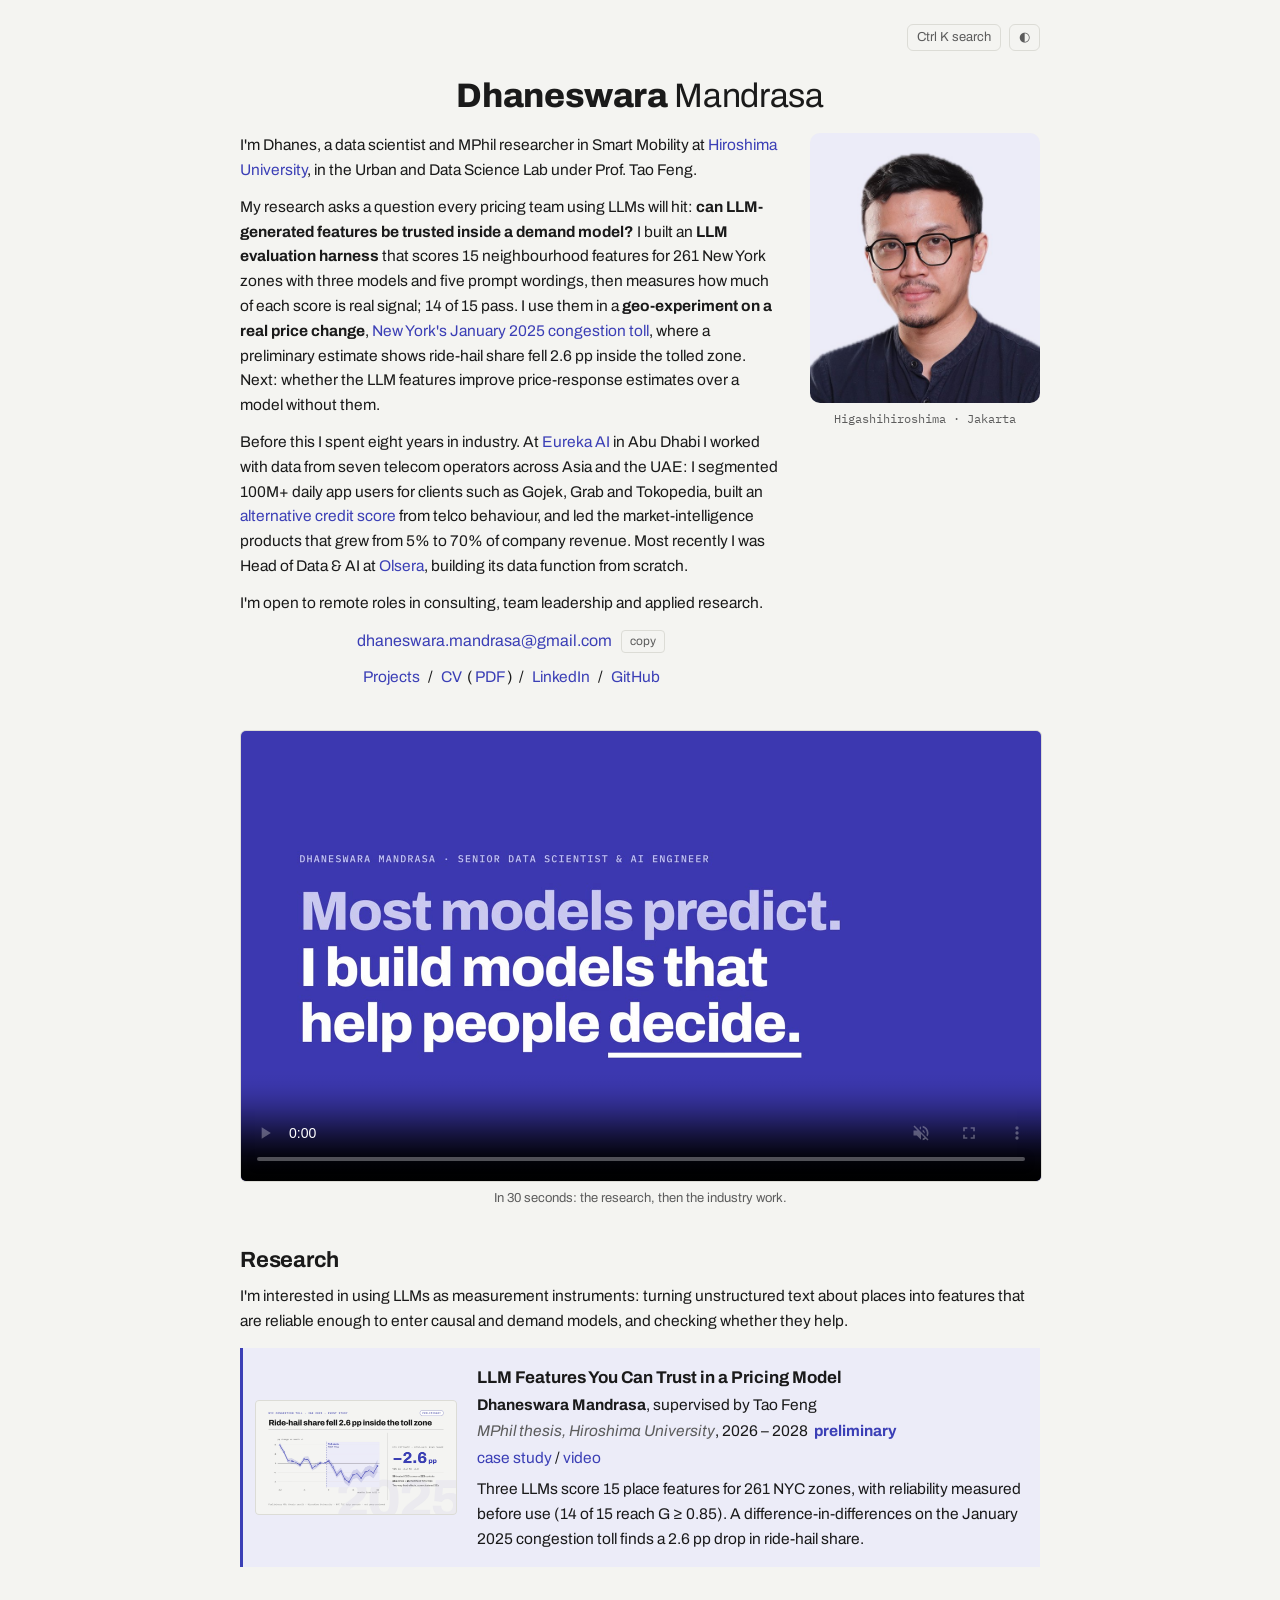
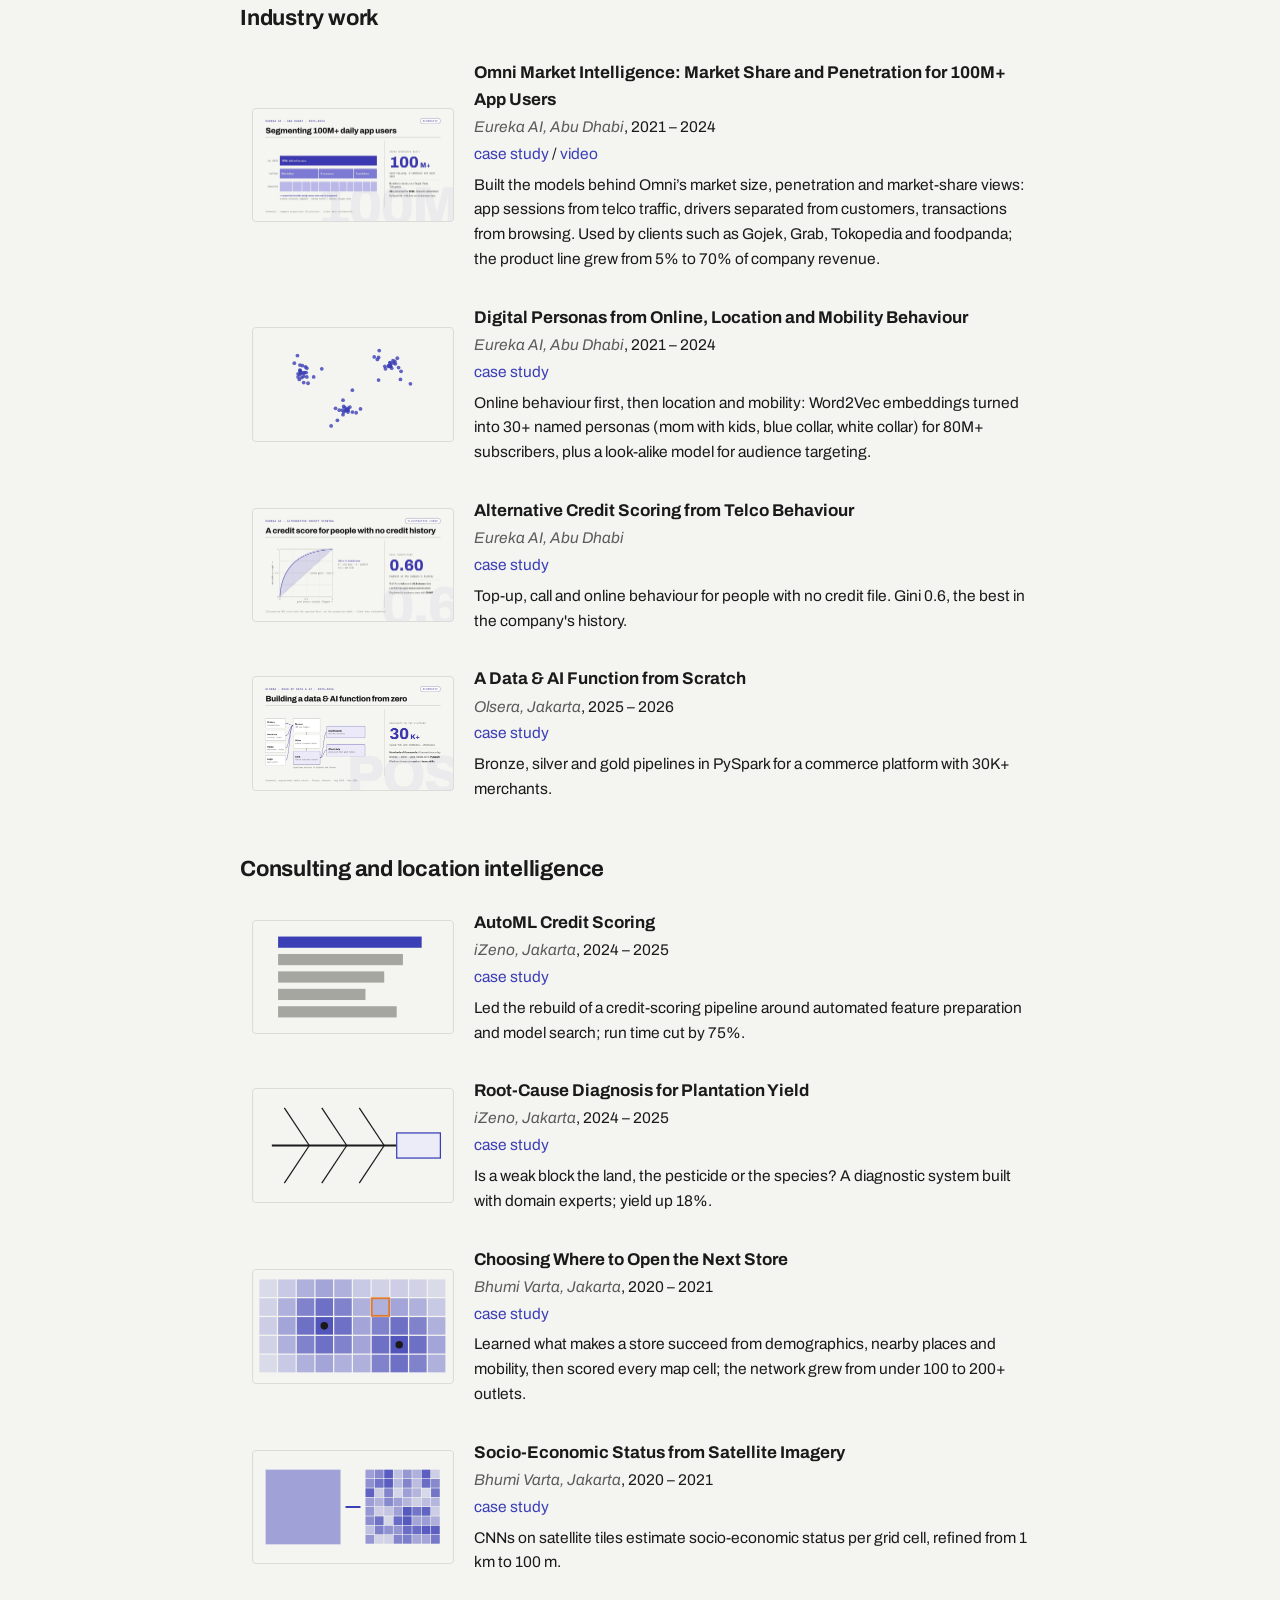
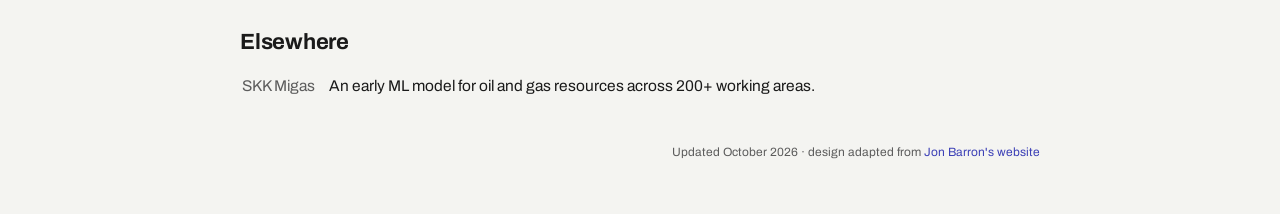
<file: index.html>
<!doctype html>
<html lang="en">
<head>
<meta charset="utf-8">
<script>(function(){var h=location.hostname;if(/github\.io$/.test(h)){var p=location.pathname.replace(/\.html$/,'').replace(/\/index$/,'/');location.replace('https://dhaneswara-mandrasa.vercel.app'+(p||'/')+location.search+location.hash);}})();</script>
<meta name="viewport" content="width=device-width,initial-scale=1">
<title>Dhaneswara Mandrasa · Senior Data Scientist &amp; AI Engineer</title>
<meta name="description" content="Dhaneswara Mandrasa, Senior Data Scientist and AI Engineer. ML, causal inference and LLMs for pricing, risk and mobility.">
<meta property="og:title" content="Dhaneswara Mandrasa · Senior Data Scientist & AI Engineer">
<meta property="og:description" content="Dhaneswara Mandrasa, Senior Data Scientist and AI Engineer. ML, causal inference and LLMs for pricing, risk and mobility.">
<meta property="og:image" content="https://dhaneswara-mandrasa.vercel.app/showreel-poster.jpg">
<link rel="stylesheet" href="https://fonts.googleapis.com/css2?family=Archivo:ital,wght@0,400;0,600;0,700;0,800;1,400&family=IBM+Plex+Mono:wght@400&display=swap">
<style>
:root { --bg: #f4f4f1; --fg: #1a1a1a; --muted: #5c5c5c; --link: #3b3fb6; --hover: #2a2d8a; --hl: #ececf8; --line: #dcdcd6; --flag: #3b3fb6; }
@media (prefers-color-scheme: dark) { :root:not([data-theme="light"]) { --bg: #15161c; --fg: #ececf0; --muted: #9a9ba6; --link: #9a9df0; --hover: #c9cbf0; --hl: #262852; --line: #2c2d36; --flag: #9a9df0; color-scheme: dark; } }
:root[data-theme="dark"] { --bg: #15161c; --fg: #ececf0; --muted: #9a9ba6; --link: #9a9df0; --hover: #c9cbf0; --hl: #262852; --line: #2c2d36; --flag: #9a9df0; color-scheme: dark; }
body { margin: 0; background: var(--bg); color: var(--fg); font: 15.5px/1.6 "Archivo", -apple-system, "Helvetica Neue", Arial, sans-serif; }
a { color: var(--link); text-decoration: none; } a:hover, a:focus { color: var(--hover); text-decoration: underline; text-underline-offset: 3px; }
a:focus-visible { outline: 2px solid var(--hover); outline-offset: 2px; }
.page { max-width: 800px; margin: 0 auto; padding: 24px 16px 40px; }
.topbar { display: flex; justify-content: flex-end; }
.name { text-align: center; font-size: 34px; margin: 18px 0 10px; font-weight: 400; letter-spacing: -0.01em; } .name b { font-weight: 800; }
.intro { display: grid; grid-template-columns: 1fr 230px; gap: 28px; align-items: start; }
.fig { margin-top: 6px; }
.intro p { margin: 0 0 12px; }
.links { text-align: center; margin-top: 4px; }
.mail { text-align: center; margin: 8px 0 0; font-size: 16px; }
.mail button { font: inherit; font-size: 12px; color: var(--muted); background: none; border: 1px solid var(--line); border-radius: 4px; padding: 1px 8px; margin-left: 6px; cursor: pointer; vertical-align: 1px; }
.mail button:hover { color: var(--link); border-color: var(--link); }
.links a { margin: 0 2px; }
.fig { margin: 0; } .fig figcaption { margin-top: 8px; text-align: center; font: 12px "IBM Plex Mono", Menlo, monospace; color: var(--muted); }
.photo { width: 230px; height: 270px; object-fit: cover; border-radius: 10px; display: block; }
@media (max-width: 640px) { .intro { grid-template-columns: 1fr; } .fig { order: -1; } .photo { margin: 0 auto; width: 180px; height: 210px; } }
.reel { width: 100%; display: block; margin-top: 28px; border-radius: 6px; border: 1px solid var(--line); background: var(--line); }
.vcap { margin: 6px 0 0; font-size: 13px; color: var(--muted); text-align: center; }
.pubs { list-style: none; padding: 0; margin: 8px 0 0; display: flex; flex-direction: column; gap: 26px; }
.pubs li { display: grid; grid-template-columns: 130px 1fr; gap: 22px; align-items: start; }
.badge2 { display: block; text-align: center; color: #fff; font-weight: 700; font-size: 13px; padding: 4px 6px; border-radius: 4px; margin-top: 3px; box-shadow: 0 1px 3px rgba(0,0,0,.18); }
.b-th { background: #3b3fb6; } .b-eu { background: #1f6f6b; } .b-ol { background: #5b5fc8; } .b-iz { background: #b5482b; } .b-bv { background: #a07a10; } .b-sk { background: #5c5c5c; }
.pt { font-size: 17px; font-weight: 700; color: var(--fg); } a.pt:hover { color: var(--link); }
.who { margin-top: 2px; } .where em { color: var(--muted); } .what { margin-top: 2px; }
.btns { display: flex; flex-wrap: wrap; gap: 8px; margin-top: 8px; }
.btns a, .btns .fl { font-size: 12px; text-transform: uppercase; letter-spacing: .04em; padding: 3px 12px; border: 1px solid var(--fg); color: var(--fg); border-radius: 3px; }
.btns a:hover { border-color: var(--link); color: var(--link); text-decoration: none; }
.btns .fl { border-color: #b5482b; color: #b5482b; }
.more { margin-top: 18px; }
@media (max-width: 560px) { .pubs li { grid-template-columns: 1fr; gap: 6px; } .badge2 { display: inline-block; width: auto; padding: 3px 12px; justify-self: start; } }
h2 { font-size: 22px; font-weight: 700; margin: 34px 0 6px; letter-spacing: -0.01em; }
.lede { margin: 0 0 14px; }
.row { display: grid; grid-template-columns: 200px 1fr; gap: 22px; padding: 16px 12px; align-items: center; }
.row.hl { background: var(--hl); border-left: 3px solid var(--link); }
.thumb { position: relative; width: 200px; aspect-ratio: 16 / 9; overflow: hidden; border-radius: 4px; background: var(--line); border: 1px solid var(--line); }
.thumb img, .thumb video { position: absolute; inset: 0; width: 100%; height: 100%; object-fit: cover; }
.thumb video { opacity: 0; transition: opacity .2s; }
.row:hover .thumb video, .row:focus-within .thumb video { opacity: 1; }
.title { font-size: 17px; font-weight: 700; color: var(--fg); }
.title:hover { color: var(--hover); }
.meta { margin: 2px 0; }
.meta em { color: var(--muted); }
.desc { margin: 6px 0 0; }
.flag { color: var(--flag); font-weight: 700; }
@media (max-width: 560px) { .row { grid-template-columns: 1fr; } .thumb { width: 100%; } }
.misc td { padding: 6px 12px 6px 0; vertical-align: top; }
.misc td:first-child { white-space: nowrap; color: var(--muted); }
.credit { text-align: right; font-size: 12px; color: var(--muted); margin-top: 36px; }
</style>
<meta name="google-site-verification" content="EdCSNTlFfpnyoAh1v9Qt1U8E3deMHoekbYE0Ucx3r4o" />
<link rel="canonical" href="https://dhaneswara-mandrasa.vercel.app/">
<meta property="og:url" content="https://dhaneswara-mandrasa.vercel.app/">
<script type="application/ld+json">{"@context": "https://schema.org", "@type": "Person", "name": "Dhaneswara Mandrasa", "url": "https://dhaneswara-mandrasa.vercel.app/", "image": "https://dhaneswara-mandrasa.vercel.app/photo.jpg", "jobTitle": "Senior Data Scientist & AI Engineer", "email": "mailto:dhaneswara.mandrasa@gmail.com", "affiliation": {"@type": "CollegeOrUniversity", "name": "Hiroshima University"}, "alumniOf": [{"@type": "CollegeOrUniversity", "name": "Institut Teknologi Bandung"}], "knowsAbout": ["Machine learning", "Causal inference", "Large language models", "Discrete choice modelling", "Geospatial data science"], "sameAs": ["https://www.linkedin.com/in/dhaneswaramandrasa", "https://github.com/dhaneswaramandrasa"]}</script>
<script src="site.js"></script>
</head>
<body>
<div class="page">
  <div class="topbar"><span data-tools></span></div>
  <p class="name"><b>Dhaneswara</b> Mandrasa</p>
  <div class="intro">
    <div>
      <p>I'm Dhanes, a data scientist and MPhil researcher in Smart Mobility at <a href="https://www.hiroshima-u.ac.jp/en">Hiroshima University</a>, in the Urban and Data Science Lab under Prof. Tao Feng.</p>
      <p>My research asks a question every pricing team using LLMs will hit: <b>can LLM-generated features be trusted inside a demand model?</b> I built an <b>LLM evaluation harness</b> that scores 15 neighbourhood features for 261 New York zones with three models and five prompt wordings, then measures how much of each score is real signal; 14 of 15 pass. I use them in a <b>geo-experiment on a real price change</b>, <a href="project-thesis.html">New York's January 2025 congestion toll</a>, where a preliminary estimate shows ride-hail share fell 2.6 pp inside the tolled zone. Next: whether the LLM features improve price-response estimates over a model without them.</p>
      <p>Before this I spent eight years in industry. At <a href="project-segmentation.html">Eureka AI</a> in Abu Dhabi I worked with data from seven telecom operators across Asia and the UAE: I segmented 100M+ daily app users for clients such as Gojek, Grab and Tokopedia, built an <a href="project-credit.html">alternative credit score</a> from telco behaviour, and led the market-intelligence products that grew from 5% to 70% of company revenue. Most recently I was Head of Data &amp; AI at <a href="project-olsera.html">Olsera</a>, building its data function from scratch.</p>
      <p>I'm open to remote roles in consulting, team leadership and applied research.</p>
      <p class="mail"><a id="mail" href="mailto:dhaneswara.mandrasa@gmail.com?subject=Hello%20from%20your%20portfolio">dhaneswara.mandrasa@gmail.com</a> <button type="button" id="copy" aria-label="Copy email address">copy</button></p>
      <p class="links"><a href="projects.html">Projects</a> &nbsp;/&nbsp; <a href="cv.html">CV</a> (<a href="Dhaneswara_Mandrasa_CV.pdf">PDF</a>) &nbsp;/&nbsp; <a href="https://www.linkedin.com/in/dhaneswaramandrasa">LinkedIn</a> &nbsp;/&nbsp; <a href="https://github.com/dhaneswaramandrasa">GitHub</a></p>
    </div>
    <figure class="fig"><img class="photo" src="photo.jpg" alt="Photo of Dhaneswara Mandrasa"><figcaption>Higashihiroshima · Jakarta</figcaption></figure>
  </div>

  <video class="reel" autoplay muted loop playsinline controls preload="metadata" poster="showreel-poster.jpg" aria-label="30-second showreel: thesis research on LLM features and the NYC congestion toll, then segmentation work at Eureka AI"><source src="showreel.mp4" type="video/mp4"></video>
  <p class="vcap">In 30 seconds: the research, then the industry work.</p>

  <h2>Research</h2>
  <p class="lede">I'm interested in using LLMs as measurement instruments: turning unstructured text about places into features that are reliable enough to enter causal and demand models, and checking whether they help.</p>

  <div class="row hl">
    <div class="thumb"><img src="thesis-did-poster.jpg" alt=""><video src="thesis-did.mp4" muted loop playsinline preload="none" aria-hidden="true"></video></div>
    <div>
      <a class="title" href="project-thesis.html">LLM Features You Can Trust in a Pricing Model</a>
      <p class="meta"><b>Dhaneswara Mandrasa</b>, supervised by Tao Feng</p>
      <p class="meta"><em>MPhil thesis, Hiroshima University</em>, 2026 – 2028 &nbsp;<span class="flag">preliminary</span></p>
      <p class="meta"><a href="project-thesis.html">case study</a> / <a href="thesis-did.mp4">video</a></p>
      <p class="desc">Three LLMs score 15 place features for 261 NYC zones, with reliability measured before use (14 of 15 reach G ≥ 0.85). A difference-in-differences on the January 2025 congestion toll finds a 2.6 pp drop in ride-hail share.</p>
    </div>
  </div>

  <h2>Industry work</h2>
  <div class="row">
    <div class="thumb"><img src="seg-poster.jpg" alt=""><video src="seg.mp4" muted loop playsinline preload="none" aria-hidden="true"></video></div>
    <div>
      <a class="title" href="project-segmentation.html">Omni Market Intelligence: Market Share and Penetration for 100M+ App Users</a>
      <p class="meta"><em>Eureka AI, Abu Dhabi</em>, 2021 – 2024</p>
      <p class="meta"><a href="project-segmentation.html">case study</a> / <a href="seg.mp4">video</a></p>
      <p class="desc">Built the models behind Omni’s market size, penetration and market-share views: app sessions from telco traffic, drivers separated from customers, transactions from browsing. Used by clients such as Gojek, Grab, Tokopedia and foodpanda; the product line grew from 5% to 70% of company revenue.</p>
    </div>
  </div>
  <div class="row">
    <div class="thumb"><img src="thumb-personas.svg" alt=""></div>
    <div>
      <a class="title" href="project-personas.html">Digital Personas from Online, Location and Mobility Behaviour</a>
      <p class="meta"><em>Eureka AI, Abu Dhabi</em>, 2021 – 2024</p>
      <p class="meta"><a href="project-personas.html">case study</a></p>
      <p class="desc">Online behaviour first, then location and mobility: Word2Vec embeddings turned into 30+ named personas (mom with kids, blue collar, white collar) for 80M+ subscribers, plus a look-alike model for audience targeting.</p>
    </div>
  </div>
  <div class="row">
    <div class="thumb"><img src="credit-poster.jpg" alt=""><video src="credit.mp4" muted loop playsinline preload="none" aria-hidden="true"></video></div>
    <div>
      <a class="title" href="project-credit.html">Alternative Credit Scoring from Telco Behaviour</a>
      <p class="meta"><em>Eureka AI, Abu Dhabi</em></p>
      <p class="meta"><a href="project-credit.html">case study</a></p>
      <p class="desc">Top-up, call and online behaviour for people with no credit file. Gini 0.6, the best in the company's history.</p>
    </div>
  </div>
  <div class="row">
    <div class="thumb"><img src="olsera-poster.jpg" alt=""><video src="olsera.mp4" muted loop playsinline preload="none" aria-hidden="true"></video></div>
    <div>
      <a class="title" href="project-olsera.html">A Data &amp; AI Function from Scratch</a>
      <p class="meta"><em>Olsera, Jakarta</em>, 2025 – 2026</p>
      <p class="meta"><a href="project-olsera.html">case study</a></p>
      <p class="desc">Bronze, silver and gold pipelines in PySpark for a commerce platform with 30K+ merchants.</p>
    </div>
  </div>

  <h2>Consulting and location intelligence</h2>
  <div class="row">
    <div class="thumb"><img src="thumb-credit-automl.svg" alt=""></div>
    <div>
      <a class="title" href="project-credit-automl.html">AutoML Credit Scoring</a>
      <p class="meta"><em>iZeno, Jakarta</em>, 2024 – 2025</p>
      <p class="meta"><a href="project-credit-automl.html">case study</a></p>
      <p class="desc">Led the rebuild of a credit-scoring pipeline around automated feature preparation and model search; run time cut by 75%.</p>
    </div>
  </div>
  <div class="row">
    <div class="thumb"><img src="thumb-root-cause.svg" alt=""></div>
    <div>
      <a class="title" href="project-root-cause.html">Root-Cause Diagnosis for Plantation Yield</a>
      <p class="meta"><em>iZeno, Jakarta</em>, 2024 – 2025</p>
      <p class="meta"><a href="project-root-cause.html">case study</a></p>
      <p class="desc">Is a weak block the land, the pesticide or the species? A diagnostic system built with domain experts; yield up 18%.</p>
    </div>
  </div>
  <div class="row">
    <div class="thumb"><img src="thumb-retail-sites.svg" alt=""></div>
    <div>
      <a class="title" href="project-retail-sites.html">Choosing Where to Open the Next Store</a>
      <p class="meta"><em>Bhumi Varta, Jakarta</em>, 2020 – 2021</p>
      <p class="meta"><a href="project-retail-sites.html">case study</a></p>
      <p class="desc">Learned what makes a store succeed from demographics, nearby places and mobility, then scored every map cell; the network grew from under 100 to 200+ outlets.</p>
    </div>
  </div>
  <div class="row">
    <div class="thumb"><img src="thumb-ses-satellite.svg" alt=""></div>
    <div>
      <a class="title" href="project-ses-satellite.html">Socio-Economic Status from Satellite Imagery</a>
      <p class="meta"><em>Bhumi Varta, Jakarta</em>, 2020 – 2021</p>
      <p class="meta"><a href="project-ses-satellite.html">case study</a></p>
      <p class="desc">CNNs on satellite tiles estimate socio-economic status per grid cell, refined from 1 km to 100 m.</p>
    </div>
  </div>

  <h2>Elsewhere</h2>
  <table class="misc">
    <tr><td>SKK Migas</td><td>An early ML model for oil and gas resources across 200+ working areas.</td></tr>
  </table>


  <p class="credit">Updated October 2026 · design adapted from <a href="https://github.com/jonbarron/jonbarron.github.io">Jon Barron's website</a></p>
</div>
<script>
document.getElementById("copy").addEventListener("click",function(){var b=this,t="dhaneswara.mandrasa@gmail.com";
  function ok(){b.textContent="copied";setTimeout(function(){b.textContent="copy";},1600);}
  function sel(){var r=document.createRange();r.selectNodeContents(document.getElementById("mail"));var s=window.getSelection();s.removeAllRanges();s.addRange(r);b.textContent="selected";}
  try{if(navigator.clipboard&&navigator.clipboard.writeText)navigator.clipboard.writeText(t).then(ok,sel);else sel();}catch(e){sel();}});
document.querySelectorAll(".row").forEach(function(r){var v=r.querySelector("video");if(!v)return;
  r.addEventListener("mouseenter",function(){v.play().catch(function(){});});
  r.addEventListener("mouseleave",function(){v.pause();});});
</script>
</body>
</html>
</file>
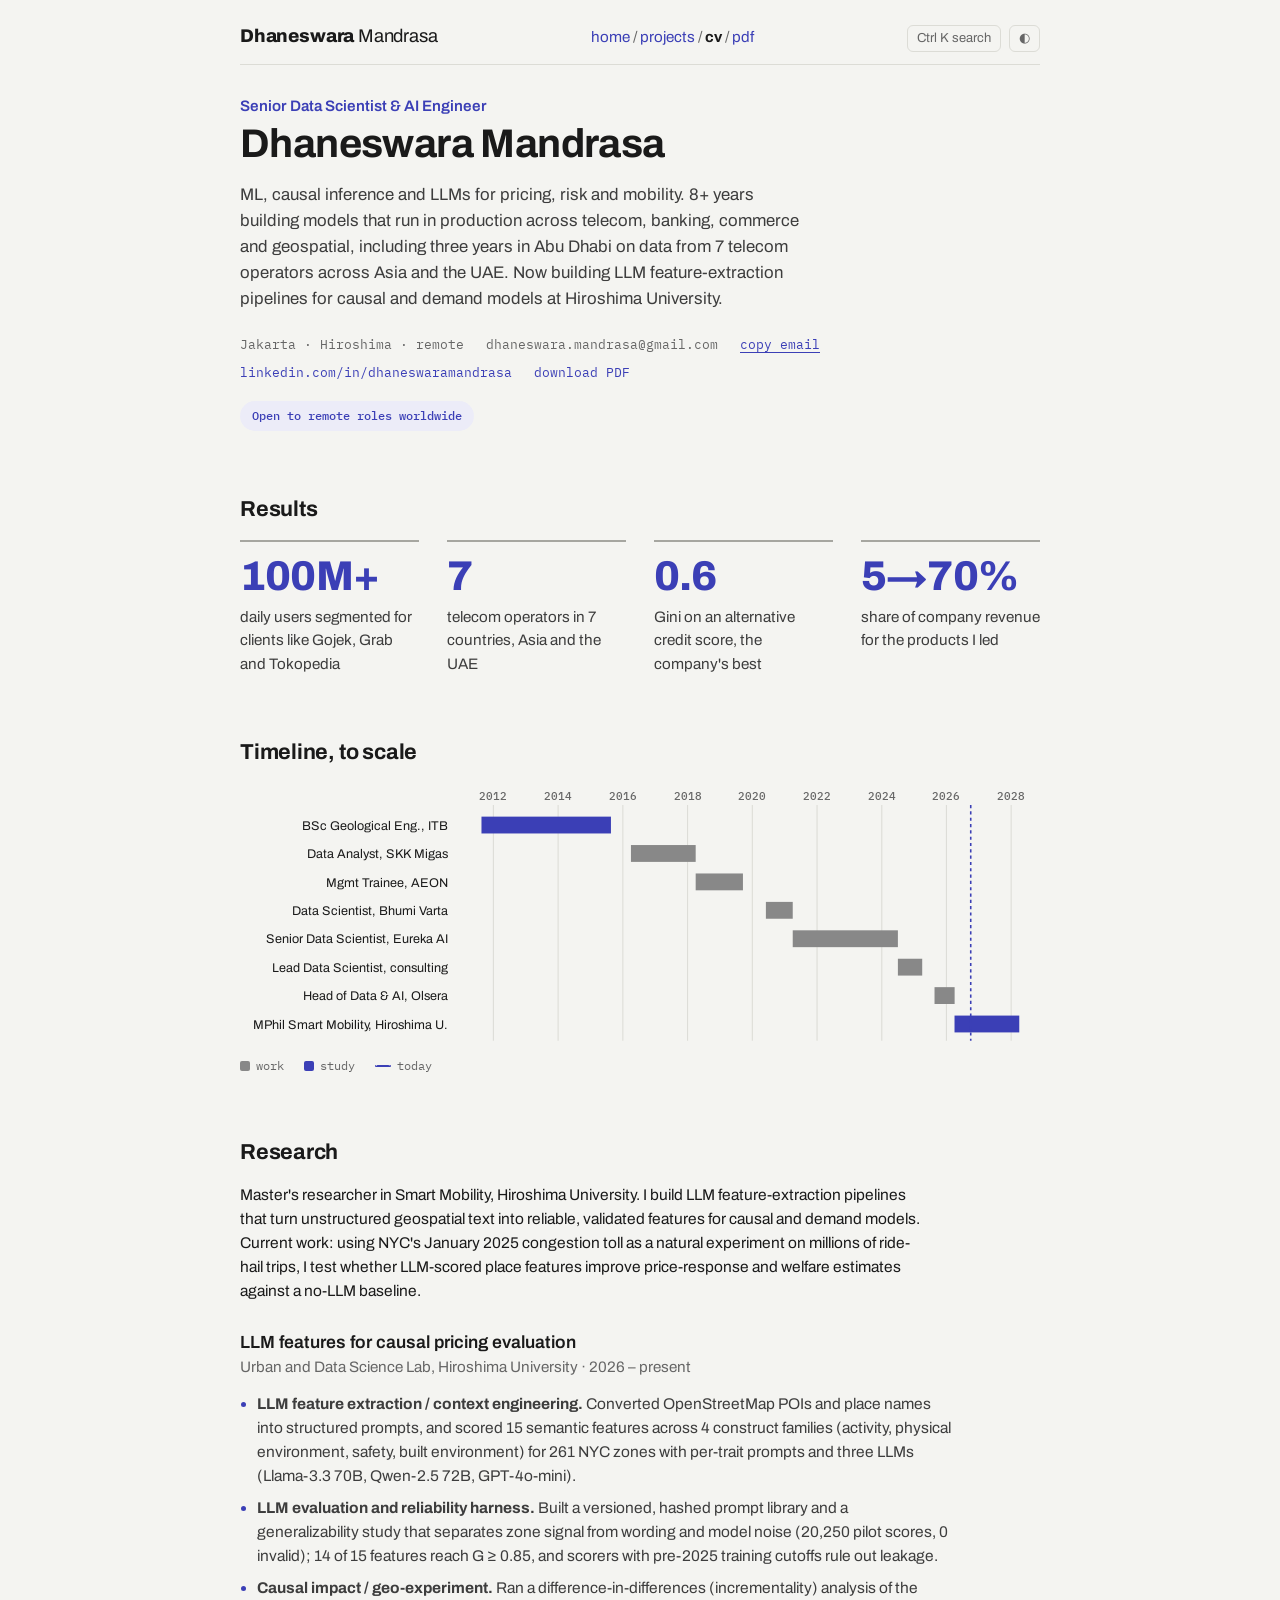
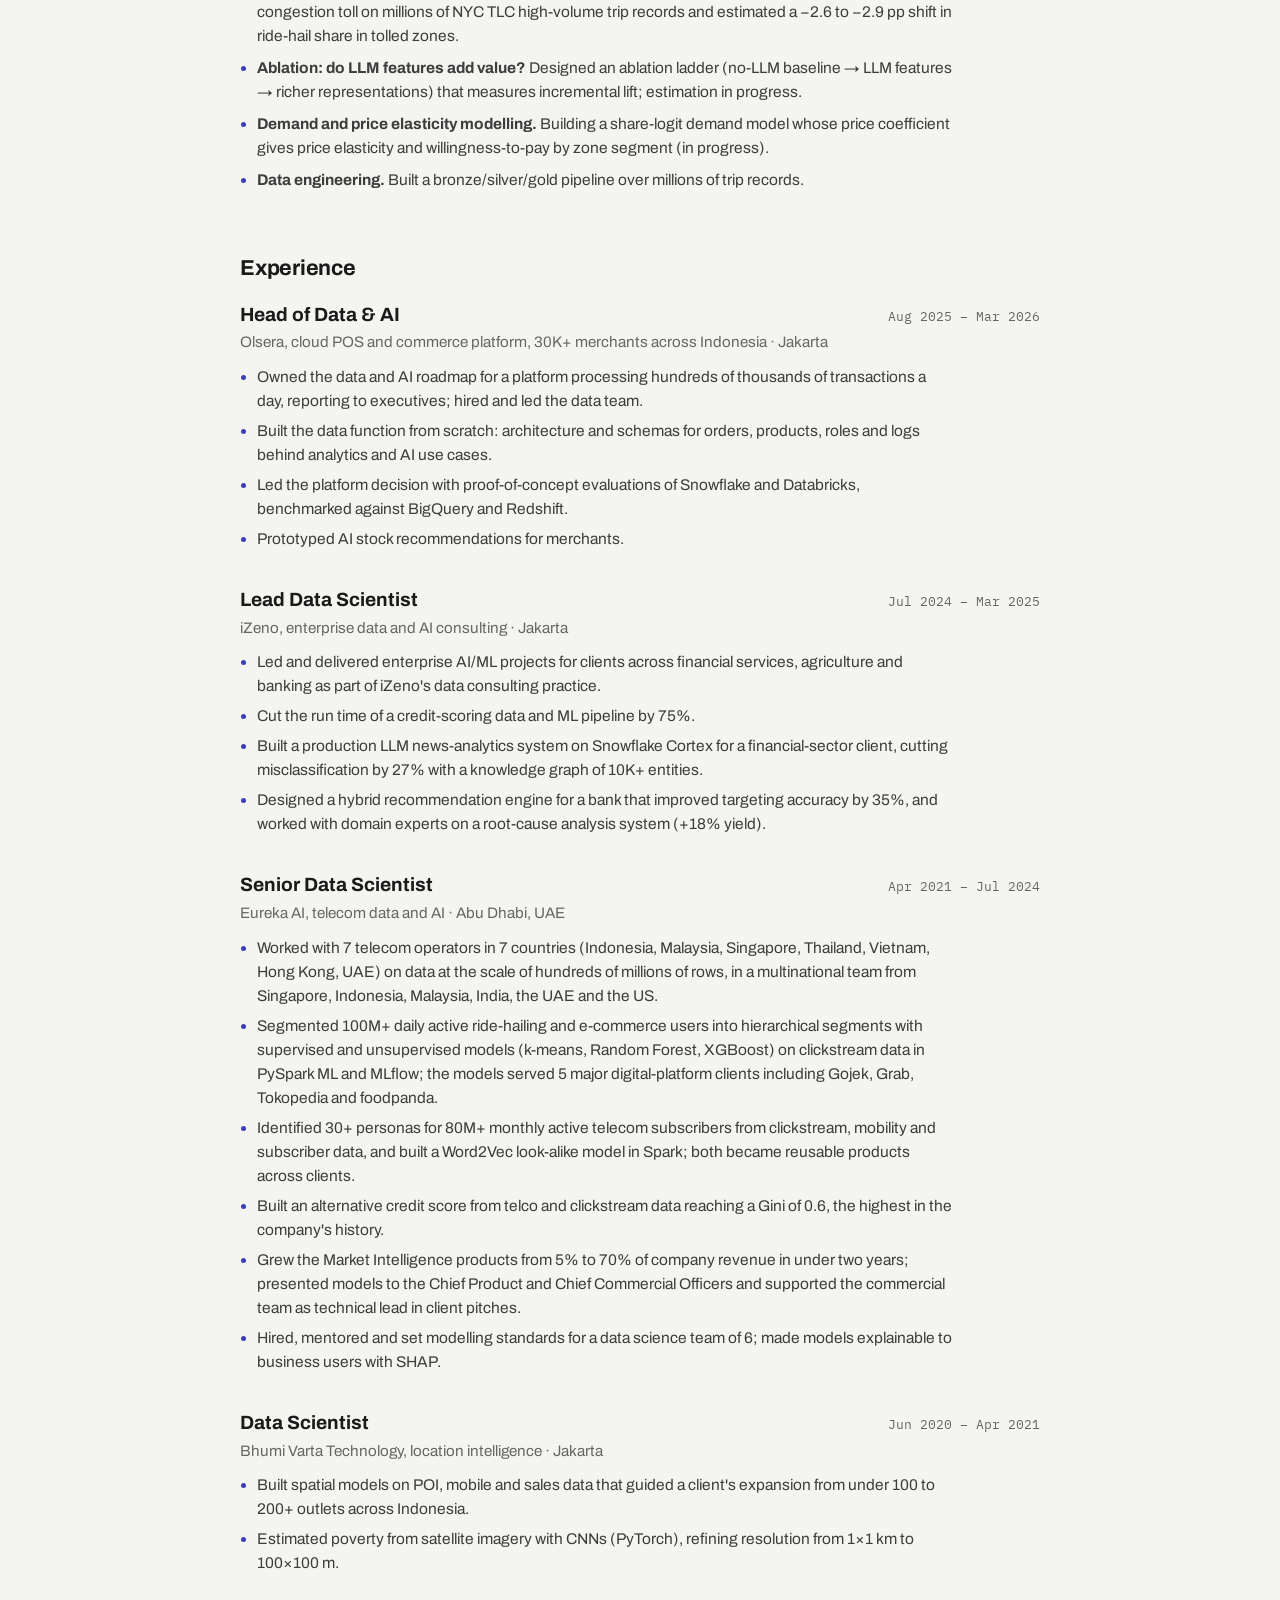
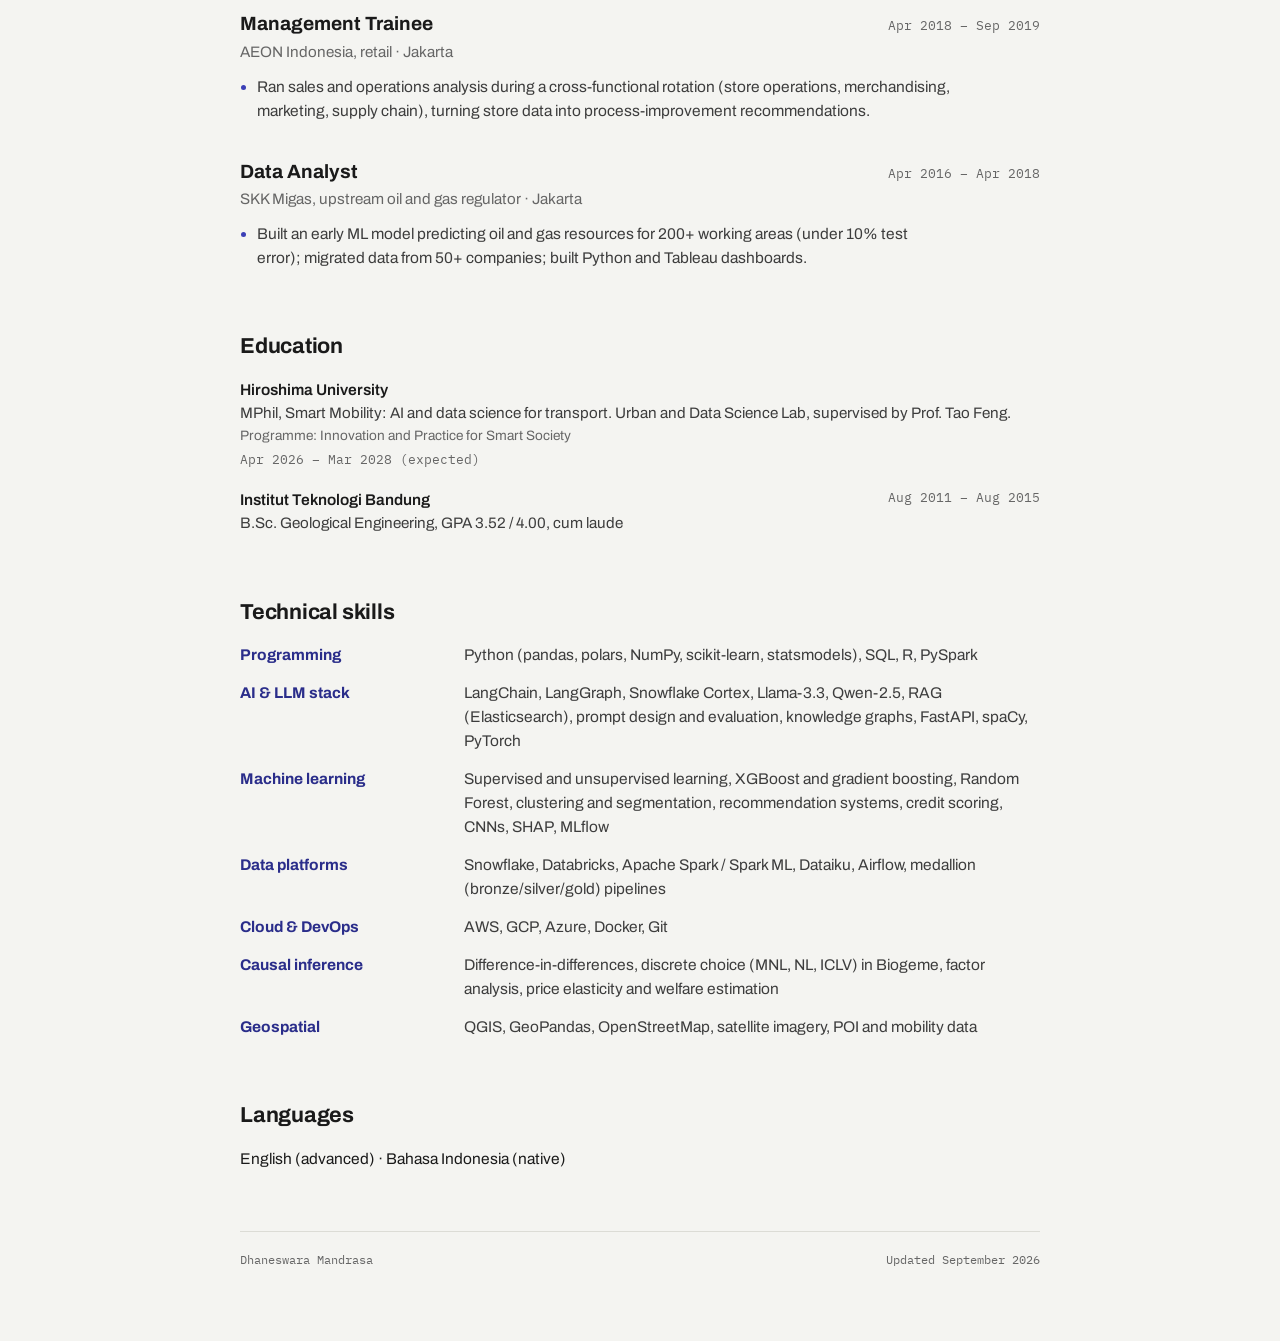
<file: cv.html>
<!doctype html><html lang="en"><head><meta charset="utf-8">
<script>(function(){var h=location.hostname;if(/github\.io$/.test(h)){var p=location.pathname.replace(/\.html$/,'').replace(/\/index$/,'/');location.replace('https://dhaneswara-mandrasa.vercel.app'+(p||'/')+location.search+location.hash);}})();</script><meta name="viewport" content="width=device-width,initial-scale=1">
<title>CV · Dhaneswara Mandrasa</title><meta name="description" content="Full CV of Dhaneswara Mandrasa, Senior Data Scientist and AI Engineer.">
<meta property="og:title" content="CV · Dhaneswara Mandrasa"><meta property="og:description" content="Full CV of Dhaneswara Mandrasa, Senior Data Scientist and AI Engineer."><meta property="og:image" content="https://dhaneswara-mandrasa.vercel.app/showreel-poster.jpg">
<link rel="stylesheet" href="https://fonts.googleapis.com/css2?family=Archivo:wght@400;500;700;800&family=IBM+Plex+Mono:wght@400;500&display=swap">
<style>
/* Layout: one narrow reading column, a to-scale career timeline as the only graphic, mono for dates and numbers. */
:root {
  --bg: #f4f4f1; --surface: #ffffff; --fg: #1a1a1a; --ink2: #3d3d3d; --muted: #666666; --rule: #a6a6a0; --line: #dcdcd6;
  --accent: #3b3fb6; --deep: #2a2d8a; --accent-soft: #ececf8; --bar: #888888;
  --display: "Archivo", -apple-system, "Helvetica Neue", Arial, sans-serif;
  --body: "Archivo", -apple-system, "Helvetica Neue", Arial, sans-serif;
  --mono: "IBM Plex Mono", ui-monospace, Menlo, monospace;
}
@media (prefers-color-scheme: dark) {
  :root:not([data-theme="light"]) {
    --bg: #15161c; --surface: #1d1e26; --fg: #ececf0; --ink2: #c9cad2; --muted: #9a9ba6; --rule: #4a4b55; --line: #2c2d36;
    --accent: #9a9df0; --deep: #c9cbf0; --accent-soft: #262852; --bar: #7c7d88; color-scheme: dark;
  }
}
:root[data-theme="dark"] {
  --bg: #15161c; --surface: #1d1e26; --fg: #ececf0; --ink2: #c9cad2; --muted: #9a9ba6; --rule: #4a4b55; --line: #2c2d36;
  --accent: #9a9df0; --deep: #c9cbf0; --accent-soft: #262852; --bar: #7c7d88; color-scheme: dark;
}
* { box-sizing: border-box; }
body { background: var(--bg); color: var(--fg); font-family: var(--body); font-size: 16.5px; line-height: 1.55; padding-inline: 16px; padding-block: 0 72px; margin: 0; }
main { max-width: 860px; margin: 56px auto 0; display: flex; flex-direction: column; gap: 60px; }
a { color: var(--accent); text-underline-offset: 3px; }
a:focus-visible, button:focus-visible { outline: 2px solid var(--accent); outline-offset: 3px; }
h1, h2, h3, p, ul, dl, dd { margin: 0; }
.cover { background: #3b3fb6; color: #fff; margin-inline: -16px; padding: 64px 16px 48px; }
.cover .in { max-width: 860px; margin: 0 auto; }
.kick { font-size: 0.85rem; font-weight: 700; letter-spacing: 0.1em; text-transform: uppercase; color: #c9cbf0; }
.cover .contact, .cover .contact a, .cover .contact button { color: #e4e5fa; }
.cover .status { background: #fff; color: #2a2d8a; }
.top h1 { font-family: var(--display); font-weight: 800; font-size: clamp(2.4rem, 7.5vw, 4.4rem); line-height: 1.0; letter-spacing: -0.02em; margin-top: 14px; text-wrap: balance; }
.role { margin-top: 18px; font-size: 1.2rem; color: #fff; max-width: 34em; text-wrap: pretty; }
.contact { margin-top: 22px; display: flex; flex-wrap: wrap; gap: 8px 22px; font-family: var(--mono); font-size: 0.82rem; color: var(--muted); }
.contact span, .contact a { min-width: 0; overflow-wrap: anywhere; }
.contact button { font: inherit; color: var(--accent); background: none; border: 0; padding: 0; cursor: pointer; text-decoration: underline; text-underline-offset: 3px; }
.status { display: inline-block; margin-top: 18px; padding: 5px 12px; border-radius: 999px; font-weight: 500; background: var(--accent-soft); color: var(--accent); font-family: var(--mono); font-size: 0.78rem; }
h2 { font-family: var(--body); font-weight: 700; font-size: 0.85rem; letter-spacing: 0.1em; text-transform: uppercase; color: var(--accent); padding-bottom: 12px; border-bottom: 1px solid var(--line); margin-bottom: 26px; }
.summary p { max-width: 44em; text-wrap: pretty; }
.results { display: grid; grid-template-columns: repeat(auto-fit, minmax(160px, 1fr)); gap: 24px 28px; }
.res { display: flex; flex-direction: column; gap: 8px; min-width: 0; border-top: 2.5px solid var(--rule); padding-top: 14px; }
.num { font-family: var(--display); font-weight: 800; letter-spacing: -0.02em; font-size: 2.6rem; line-height: 1; color: var(--accent); font-variant-numeric: tabular-nums; }
.cap { font-size: 0.95rem; color: var(--ink2); }
.chart { overflow-x: auto; }
video.reel { width: 100%; height: auto; display: block; background: #000; }
.chart svg { display: block; min-width: 620px; width: 100%; height: auto; }
.chart .grid { stroke: var(--line); stroke-width: 1; }
.chart .tick { fill: var(--muted); font: 500 10px var(--mono); }
.chart .lab { fill: var(--fg); font: 400 12px var(--body); }
.chart .bar.work { fill: var(--bar); }
.chart .bar.study { fill: var(--accent); }
.chart .now { stroke: var(--accent); stroke-width: 1.5; stroke-dasharray: 3 3; }
.legend { margin-top: 10px; font-family: var(--mono); font-size: 0.75rem; color: var(--muted); display: flex; gap: 8px 20px; flex-wrap: wrap; }
.legend i { display: inline-block; width: 10px; height: 10px; border-radius: 2px; margin-right: 6px; vertical-align: -1px; }
.job + .job { margin-top: 34px; }
.job-head { display: flex; justify-content: space-between; align-items: baseline; gap: 6px 20px; flex-wrap: wrap; }
.job h3 { font-size: 1.2rem; font-weight: 700; }
.dates { font-family: var(--mono); font-size: 0.8rem; color: var(--muted); }
.org { color: var(--muted); font-size: 0.95rem; margin-top: 2px; }
.job ul, .thesis ul { color: var(--ink2); }
.job ul { margin-top: 10px; padding-left: 1.1em; display: flex; flex-direction: column; gap: 6px; max-width: 46em; }
.job li::marker { color: var(--accent); }
.thesis ul { padding-left: 1.1em; display: flex; flex-direction: column; gap: 8px; max-width: 46em; }
.thesis li::marker { color: var(--accent); }
.thesis .lede { max-width: 44em; margin-bottom: 26px; text-wrap: pretty; }
.thesis h3 { font-size: 1.1rem; font-weight: 600; }
.thesis .where { color: var(--muted); font-size: 0.95rem; margin-bottom: 12px; }
.edu { display: flex; flex-direction: column; gap: 18px; }
.edu-row { display: flex; justify-content: space-between; gap: 4px 20px; flex-wrap: wrap; }
.edu-row strong { font-weight: 600; }
.edu-row .sub { color: var(--ink2); font-size: 0.95rem; display: block; }
.edu-row .sub.small { color: var(--muted); font-size: 0.85rem; }
dl.skills { display: flex; flex-direction: column; gap: 14px; }
.sk { display: grid; grid-template-columns: 200px 1fr; gap: 2px 24px; }
.sk dt { font-weight: 700; color: var(--deep); }
.sk dd { color: var(--ink2); min-width: 0; }
footer { font-family: var(--mono); font-size: 0.78rem; color: var(--muted); display: flex; justify-content: space-between; flex-wrap: wrap; gap: 8px 20px; border-top: 1px solid var(--line); padding-top: 18px; }
@media (max-width: 600px) { .sk { grid-template-columns: 1fr; } body { padding-block: 32px 56px; } }
@media print { body { padding: 0; } }
</style>
<style>
.nav { display:flex; gap:22px; font-size:0.95rem; font-weight:700; margin-bottom:34px; flex-wrap:wrap; }
.nav a { color:#c9cbf0; text-decoration:none; padding-bottom:4px; border-bottom:2px solid transparent; }
.nav a:hover, .nav a.on { color:#fff; border-bottom-color:#fff; }
.hero { display:grid; grid-template-columns: 1fr 190px; gap:24px 40px; align-items:start; }
.hero img { width:190px; height:190px; object-fit:cover; border:3px solid #fff; display:block; }
@media (max-width:640px){ .hero { grid-template-columns:1fr; } .hero img { width:120px; height:120px; grid-row:1; } }
.now { font-family:var(--mono); font-size:0.85rem; color:var(--ink2); border-left:3px solid var(--accent); padding:6px 0 6px 14px; }
.cards { display:grid; grid-template-columns:repeat(auto-fit,minmax(300px,1fr)); gap:34px 32px; }
.card {  display:flex; flex-direction:column; gap:10px; min-width:0; }
.card .fig { background:var(--surface); border:1px solid var(--line); aspect-ratio:16/9; display:flex; align-items:center; justify-content:center; overflow:hidden; }
.card .fig svg, .card .fig img { width:100%; height:100%; display:block; object-fit:cover; }
.card .lab { font-size:0.78rem; font-weight:700; letter-spacing:0.1em; text-transform:uppercase; color:var(--deep); }
.card h3 { font-size:1.2rem; font-weight:700; line-height:1.25; }
.card p { color:var(--ink2); font-size:0.97rem; }
.card .links { font-family:var(--mono); font-size:0.8rem; color:var(--muted); display:flex; gap:16px; flex-wrap:wrap; }
.fig text { font-family: Archivo, Arial, sans-serif; }
.more { font-weight:700; }
</style>
<link rel="stylesheet" href="theme.css">
<link rel="canonical" href="https://dhaneswara-mandrasa.vercel.app/cv">
<meta property="og:url" content="https://dhaneswara-mandrasa.vercel.app/cv">
<script src="site.js"></script>
</head><body>
<header class="top cover"><div class="in"><nav class="crumb" aria-label="Site"><a class="me" href="index.html"><b>Dhaneswara</b> Mandrasa</a><span class="links"><a href="index.html">home</a> / <a href="projects.html">projects</a> / <a href="cv.html" class=on>cv</a> / <a href="Dhaneswara_Mandrasa_CV.pdf">pdf</a></span><span data-tools></span></nav>
    <p class="kick">Senior Data Scientist &amp; AI Engineer</p>
    <h1>Dhaneswara Mandrasa</h1>
    <p class="role">ML, causal inference and LLMs for pricing, risk and mobility. 8+ years building models that run in production across telecom, banking, commerce and geospatial, including three years in Abu Dhabi on data from 7 telecom operators across Asia and the UAE. Now building LLM feature-extraction pipelines for causal and demand models at Hiroshima University.</p>
    <div class="contact">
      <span>Jakarta &middot; Hiroshima &middot; remote</span>
      <span id="mail">dhaneswara.mandrasa@gmail.com</span>
      <button type="button" id="copy" aria-label="Copy email address">copy email</button>
      <a href="https://www.linkedin.com/in/dhaneswaramandrasa" target="_blank" rel="noopener">linkedin.com/in/dhaneswaramandrasa</a>
      <a href="Dhaneswara_Mandrasa_CV.pdf">download PDF</a>
    </div>
    <span class="status">Open to remote roles worldwide</span>
  </div></header>
<main>

  <section aria-labelledby="h-res">
    <h2 id="h-res">Results</h2>
    <div class="results"><div class="res"><span class="num">100M+</span><span class="cap">daily users segmented for clients like Gojek, Grab and Tokopedia</span></div><div class="res"><span class="num">7</span><span class="cap">telecom operators in 7 countries, Asia and the UAE</span></div><div class="res"><span class="num">0.6</span><span class="cap">Gini on an alternative credit score, the company's best</span></div><div class="res"><span class="num">5&rarr;70%</span><span class="cap">share of company revenue for the products I led</span></div></div>
  </section>

  <section aria-labelledby="h-time">
    <h2 id="h-time">Timeline, to scale</h2>
    <div class="chart" tabindex="0" aria-label="Scrollable career timeline"><svg viewBox="0 0 760 250" width="760" height="250" role="img" aria-label="Career timeline 2011 to 2028, drawn to scale" xmlns="http://www.w3.org/2000/svg">
<line class="grid" x1="240.7" y1="20" x2="240.7" y2="244"/>
<text class="tick" x="240.7" y="15" text-anchor="middle">2012</text>
<line class="grid" x1="302.2" y1="20" x2="302.2" y2="244"/>
<text class="tick" x="302.2" y="15" text-anchor="middle">2014</text>
<line class="grid" x1="363.7" y1="20" x2="363.7" y2="244"/>
<text class="tick" x="363.7" y="15" text-anchor="middle">2016</text>
<line class="grid" x1="425.2" y1="20" x2="425.2" y2="244"/>
<text class="tick" x="425.2" y="15" text-anchor="middle">2018</text>
<line class="grid" x1="486.7" y1="20" x2="486.7" y2="244"/>
<text class="tick" x="486.7" y="15" text-anchor="middle">2020</text>
<line class="grid" x1="548.2" y1="20" x2="548.2" y2="244"/>
<text class="tick" x="548.2" y="15" text-anchor="middle">2022</text>
<line class="grid" x1="609.7" y1="20" x2="609.7" y2="244"/>
<text class="tick" x="609.7" y="15" text-anchor="middle">2024</text>
<line class="grid" x1="671.1" y1="20" x2="671.1" y2="244"/>
<text class="tick" x="671.1" y="15" text-anchor="middle">2026</text>
<line class="grid" x1="732.6" y1="20" x2="732.6" y2="244"/>
<text class="tick" x="732.6" y="15" text-anchor="middle">2028</text>
<text class="lab" x="198" y="43.5" text-anchor="end">BSc Geological Eng., ITB</text>
<rect class="bar study" x="229.4" y="31" width="123.0" height="16" rx="0"/>
<text class="lab" x="198" y="70.5" text-anchor="end">Data Analyst, SKK Migas</text>
<rect class="bar work" x="371.4" y="58" width="61.5" height="16" rx="0"/>
<text class="lab" x="198" y="97.5" text-anchor="end">Mgmt Trainee, AEON</text>
<rect class="bar work" x="432.9" y="85" width="44.9" height="16" rx="0"/>
<text class="lab" x="198" y="124.5" text-anchor="end">Data Scientist, Bhumi Varta</text>
<rect class="bar work" x="499.6" y="112" width="25.5" height="16" rx="0"/>
<text class="lab" x="198" y="151.5" text-anchor="end">Senior Data Scientist, Eureka AI</text>
<rect class="bar work" x="525.1" y="139" width="99.9" height="16" rx="0"/>
<text class="lab" x="198" y="178.5" text-anchor="end">Lead Data Scientist, consulting</text>
<rect class="bar work" x="625.0" y="166" width="23.1" height="16" rx="0"/>
<text class="lab" x="198" y="205.5" text-anchor="end">Head of Data &amp; AI, Olsera</text>
<rect class="bar work" x="659.8" y="193" width="19.1" height="16" rx="0"/>
<text class="lab" x="198" y="232.5" text-anchor="end">MPhil Smart Mobility, Hiroshima U.</text>
<rect class="bar study" x="678.8" y="220" width="61.5" height="16" rx="0"/>
<line class="now" x1="694.2" y1="20" x2="694.2" y2="244"/>
</svg></div>
    <div class="legend"><span><i style="background:var(--bar)"></i>work</span><span><i style="background:var(--accent)"></i>study</span><span><i style="background:transparent;border-top:2px dashed var(--accent);height:0;width:16px;vertical-align:3px"></i>today</span></div>
  </section>

  <section class="thesis" aria-labelledby="h-th">
    <h2 id="h-th">Research</h2>
    <p class="lede">Master's researcher in Smart Mobility, Hiroshima University. I build LLM feature-extraction pipelines that turn unstructured geospatial text into reliable, validated features for causal and demand models. Current work: using NYC's January 2025 congestion toll as a natural experiment on millions of ride-hail trips, I test whether LLM-scored place features improve price-response and welfare estimates against a no-LLM baseline.</p>
    <h3>LLM features for causal pricing evaluation</h3>
    <p class="where">Urban and Data Science Lab, Hiroshima University &middot; 2026 &ndash; present</p>
    <ul>
      <li><strong>LLM feature extraction / context engineering.</strong> Converted OpenStreetMap POIs and place names into structured prompts, and scored 15 semantic features across 4 construct families (activity, physical environment, safety, built environment) for 261 NYC zones with per-trait prompts and three LLMs (Llama-3.3 70B, Qwen-2.5 72B, GPT-4o-mini).</li>
      <li><strong>LLM evaluation and reliability harness.</strong> Built a versioned, hashed prompt library and a generalizability study that separates zone signal from wording and model noise (20,250 pilot scores, 0 invalid); 14 of 15 features reach G &ge; 0.85, and scorers with pre-2025 training cutoffs rule out leakage.</li>
      <li><strong>Causal impact / geo-experiment.</strong> Ran a difference-in-differences (incrementality) analysis of the congestion toll on millions of NYC TLC high-volume trip records and estimated a &minus;2.6 to &minus;2.9 pp shift in ride-hail share in tolled zones.</li>
      <li><strong>Ablation: do LLM features add value?</strong> Designed an ablation ladder (no-LLM baseline &rarr; LLM features &rarr; richer representations) that measures incremental lift; estimation in progress.</li>
      <li><strong>Demand and price elasticity modelling.</strong> Building a share-logit demand model whose price coefficient gives price elasticity and willingness-to-pay by zone segment (in progress).</li>
      <li><strong>Data engineering.</strong> Built a bronze/silver/gold pipeline over millions of trip records.</li>
    </ul>
  </section>

  <section aria-labelledby="h-exp">
    <h2 id="h-exp">Experience</h2>
    <article class="job">
  <div class="job-head"><h3>Head of Data &amp; AI</h3><span class="dates">Aug 2025 &ndash; Mar 2026</span></div>
  <p class="org">Olsera, cloud POS and commerce platform, 30K+ merchants across Indonesia &middot; Jakarta</p>
  <ul><li>Owned the data and AI roadmap for a platform processing hundreds of thousands of transactions a day, reporting to executives; hired and led the data team.</li><li>Built the data function from scratch: architecture and schemas for orders, products, roles and logs behind analytics and AI use cases.</li><li>Led the platform decision with proof-of-concept evaluations of Snowflake and Databricks, benchmarked against BigQuery and Redshift.</li><li>Prototyped AI stock recommendations for merchants.</li></ul>
</article>
<article class="job">
  <div class="job-head"><h3>Lead Data Scientist</h3><span class="dates">Jul 2024 &ndash; Mar 2025</span></div>
  <p class="org">iZeno, enterprise data and AI consulting &middot; Jakarta</p>
  <ul><li>Led and delivered enterprise AI/ML projects for clients across financial services, agriculture and banking as part of iZeno's data consulting practice.</li><li>Cut the run time of a credit-scoring data and ML pipeline by 75%.</li><li>Built a production LLM news-analytics system on Snowflake Cortex for a financial-sector client, cutting misclassification by 27% with a knowledge graph of 10K+ entities.</li><li>Designed a hybrid recommendation engine for a bank that improved targeting accuracy by 35%, and worked with domain experts on a root-cause analysis system (+18% yield).</li></ul>
</article>
<article class="job">
  <div class="job-head"><h3>Senior Data Scientist</h3><span class="dates">Apr 2021 &ndash; Jul 2024</span></div>
  <p class="org">Eureka AI, telecom data and AI &middot; Abu Dhabi, UAE</p>
  <ul><li>Worked with 7 telecom operators in 7 countries (Indonesia, Malaysia, Singapore, Thailand, Vietnam, Hong Kong, UAE) on data at the scale of hundreds of millions of rows, in a multinational team from Singapore, Indonesia, Malaysia, India, the UAE and the US.</li><li>Segmented 100M+ daily active ride-hailing and e-commerce users into hierarchical segments with supervised and unsupervised models (k-means, Random Forest, XGBoost) on clickstream data in PySpark ML and MLflow; the models served 5 major digital-platform clients including Gojek, Grab, Tokopedia and foodpanda.</li><li>Identified 30+ personas for 80M+ monthly active telecom subscribers from clickstream, mobility and subscriber data, and built a Word2Vec look-alike model in Spark; both became reusable products across clients.</li><li>Built an alternative credit score from telco and clickstream data reaching a Gini of 0.6, the highest in the company's history.</li><li>Grew the Market Intelligence products from 5% to 70% of company revenue in under two years; presented models to the Chief Product and Chief Commercial Officers and supported the commercial team as technical lead in client pitches.</li><li>Hired, mentored and set modelling standards for a data science team of 6; made models explainable to business users with SHAP.</li></ul>
</article>
<article class="job">
  <div class="job-head"><h3>Data Scientist</h3><span class="dates">Jun 2020 &ndash; Apr 2021</span></div>
  <p class="org">Bhumi Varta Technology, location intelligence &middot; Jakarta</p>
  <ul><li>Built spatial models on POI, mobile and sales data that guided a client's expansion from under 100 to 200+ outlets across Indonesia.</li><li>Estimated poverty from satellite imagery with CNNs (PyTorch), refining resolution from 1&times;1 km to 100&times;100 m.</li></ul>
</article>
<article class="job">
  <div class="job-head"><h3>Management Trainee</h3><span class="dates">Apr 2018 &ndash; Sep 2019</span></div>
  <p class="org">AEON Indonesia, retail &middot; Jakarta</p>
  <ul><li>Ran sales and operations analysis during a cross-functional rotation (store operations, merchandising, marketing, supply chain), turning store data into process-improvement recommendations.</li></ul>
</article>
<article class="job">
  <div class="job-head"><h3>Data Analyst</h3><span class="dates">Apr 2016 &ndash; Apr 2018</span></div>
  <p class="org">SKK Migas, upstream oil and gas regulator &middot; Jakarta</p>
  <ul><li>Built an early ML model predicting oil and gas resources for 200+ working areas (under 10% test error); migrated data from 50+ companies; built Python and Tableau dashboards.</li></ul>
</article>
  </section>


  <section aria-labelledby="h-edu">
    <h2 id="h-edu">Education</h2>
    <div class="edu">
      <div class="edu-row"><div><strong>Hiroshima University</strong><span class="sub">MPhil, Smart Mobility: AI and data science for transport. Urban and Data Science Lab, supervised by Prof. Tao Feng.</span><span class="sub small">Programme: Innovation and Practice for Smart Society</span></div><span class="dates">Apr 2026 &ndash; Mar 2028 (expected)</span></div>
      <div class="edu-row"><div><strong>Institut Teknologi Bandung</strong><span class="sub">B.Sc. Geological Engineering, GPA 3.52 / 4.00, cum laude</span></div><span class="dates">Aug 2011 &ndash; Aug 2015</span></div>
    </div>
  </section>

  <section aria-labelledby="h-sk">
    <h2 id="h-sk">Technical skills</h2>
    <dl class="skills"><div class='sk'><dt>Programming</dt><dd>Python (pandas, polars, NumPy, scikit-learn, statsmodels), SQL, R, PySpark</dd></div><div class='sk'><dt>AI &amp; LLM stack</dt><dd>LangChain, LangGraph, Snowflake Cortex, Llama-3.3, Qwen-2.5, RAG (Elasticsearch), prompt design and evaluation, knowledge graphs, FastAPI, spaCy, PyTorch</dd></div><div class='sk'><dt>Machine learning</dt><dd>Supervised and unsupervised learning, XGBoost and gradient boosting, Random Forest, clustering and segmentation, recommendation systems, credit scoring, CNNs, SHAP, MLflow</dd></div><div class='sk'><dt>Data platforms</dt><dd>Snowflake, Databricks, Apache Spark / Spark ML, Dataiku, Airflow, medallion (bronze/silver/gold) pipelines</dd></div><div class='sk'><dt>Cloud &amp; DevOps</dt><dd>AWS, GCP, Azure, Docker, Git</dd></div><div class='sk'><dt>Causal inference</dt><dd>Difference-in-differences, discrete choice (MNL, NL, ICLV) in Biogeme, factor analysis, price elasticity and welfare estimation</dd></div><div class='sk'><dt>Geospatial</dt><dd>QGIS, GeoPandas, OpenStreetMap, satellite imagery, POI and mobility data</dd></div></dl>
  </section>

  <section aria-labelledby="h-lang">
    <h2 id="h-lang">Languages</h2>
    <p>English (advanced) &middot; Bahasa Indonesia (native)</p>
  </section>

  <footer><span>Dhaneswara Mandrasa</span><span>Updated September 2026</span></footer>
</main>


<script>
(function () {
  var b = document.getElementById("copy"), m = document.getElementById("mail");
  if (!b || !m) return;
  b.addEventListener("click", function () {
    var t = m.textContent;
    function done() { b.textContent = "copied"; setTimeout(function () { b.textContent = "copy email"; }, 1600); }
    function fallback() {
      var r = document.createRange(); r.selectNodeContents(m);
      var s = window.getSelection(); s.removeAllRanges(); s.addRange(r);
      b.textContent = "selected";
    }
    try {
      if (navigator.clipboard && navigator.clipboard.writeText) navigator.clipboard.writeText(t).then(done, fallback);
      else fallback();
    } catch (e) { fallback(); }
  });
})();
</script>
</body></html>
</file>
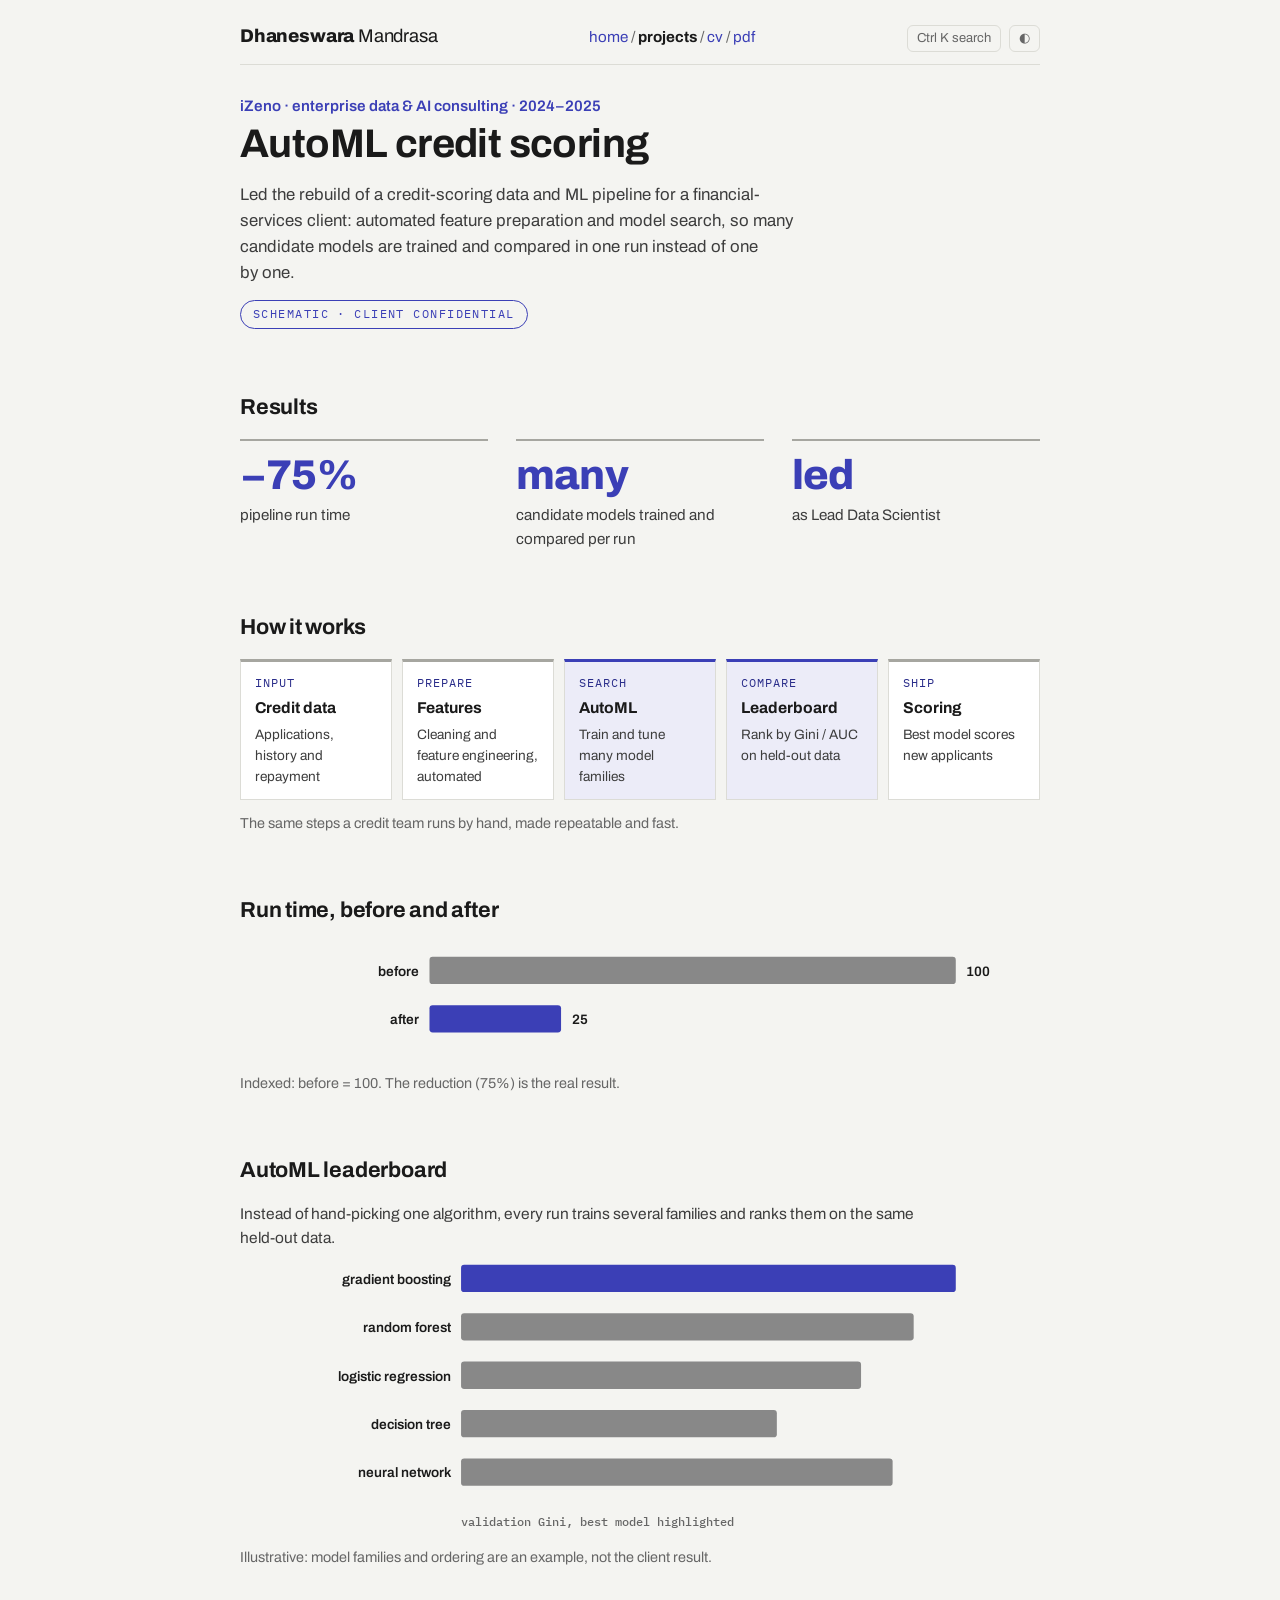
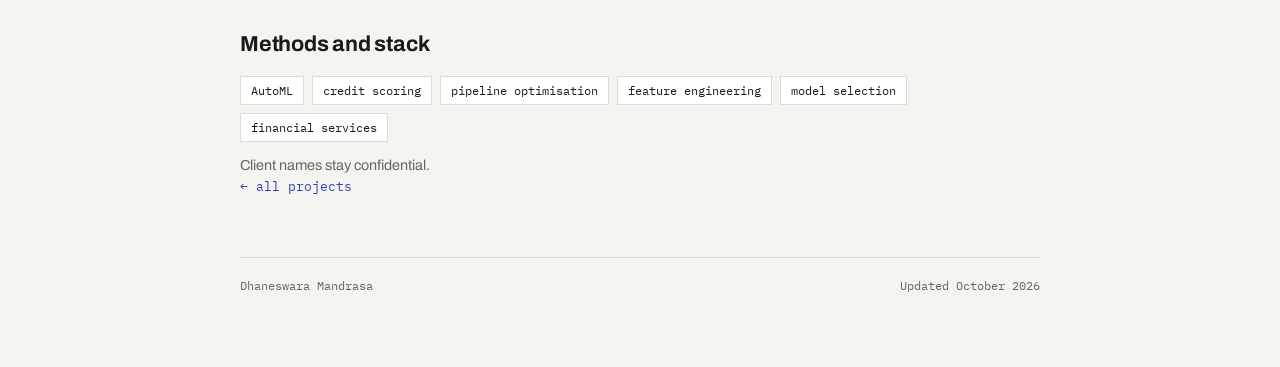
<file: project-credit-automl.html>
<!doctype html><html lang="en"><head><meta charset="utf-8">
<script>(function(){var h=location.hostname;if(/github\.io$/.test(h)){var p=location.pathname.replace(/\.html$/,'').replace(/\/index$/,'/');location.replace('https://dhaneswara-mandrasa.vercel.app'+(p||'/')+location.search+location.hash);}})();</script><meta name="viewport" content="width=device-width,initial-scale=1">
<title>AutoML credit scoring · Dhaneswara Mandrasa</title><meta name="description" content="A credit-scoring data and ML pipeline rebuilt with AutoML, with run time cut by 75%.">
<meta property="og:title" content="AutoML credit scoring · Dhaneswara Mandrasa"><meta property="og:description" content="A credit-scoring data and ML pipeline rebuilt with AutoML, with run time cut by 75%."><meta property="og:image" content="https://dhaneswara-mandrasa.vercel.app/showreel-poster.jpg">
<link rel="stylesheet" href="https://fonts.googleapis.com/css2?family=Archivo:wght@400;500;700;800&family=IBM+Plex+Mono:wght@400;500&display=swap">
<style>
/* Layout: one narrow reading column, a to-scale career timeline as the only graphic, mono for dates and numbers. */
:root {
  --bg: #f4f4f1; --surface: #ffffff; --fg: #1a1a1a; --ink2: #3d3d3d; --muted: #666666; --rule: #a6a6a0; --line: #dcdcd6;
  --accent: #3b3fb6; --deep: #2a2d8a; --accent-soft: #ececf8; --bar: #888888;
  --display: "Archivo", -apple-system, "Helvetica Neue", Arial, sans-serif;
  --body: "Archivo", -apple-system, "Helvetica Neue", Arial, sans-serif;
  --mono: "IBM Plex Mono", ui-monospace, Menlo, monospace;
}
@media (prefers-color-scheme: dark) {
  :root:not([data-theme="light"]) {
    --bg: #15161c; --surface: #1d1e26; --fg: #ececf0; --ink2: #c9cad2; --muted: #9a9ba6; --rule: #4a4b55; --line: #2c2d36;
    --accent: #9a9df0; --deep: #c9cbf0; --accent-soft: #262852; --bar: #7c7d88; color-scheme: dark;
  }
}
:root[data-theme="dark"] {
  --bg: #15161c; --surface: #1d1e26; --fg: #ececf0; --ink2: #c9cad2; --muted: #9a9ba6; --rule: #4a4b55; --line: #2c2d36;
  --accent: #9a9df0; --deep: #c9cbf0; --accent-soft: #262852; --bar: #7c7d88; color-scheme: dark;
}
* { box-sizing: border-box; }
body { background: var(--bg); color: var(--fg); font-family: var(--body); font-size: 16.5px; line-height: 1.55; padding-inline: 16px; padding-block: 0 72px; margin: 0; }
main { max-width: 860px; margin: 56px auto 0; display: flex; flex-direction: column; gap: 60px; }
a { color: var(--accent); text-underline-offset: 3px; }
a:focus-visible, button:focus-visible { outline: 2px solid var(--accent); outline-offset: 3px; }
h1, h2, h3, p, ul, dl, dd { margin: 0; }
.cover { background: #3b3fb6; color: #fff; margin-inline: -16px; padding: 64px 16px 48px; }
.cover .in { max-width: 860px; margin: 0 auto; }
.kick { font-size: 0.85rem; font-weight: 700; letter-spacing: 0.1em; text-transform: uppercase; color: #c9cbf0; }
.cover .contact, .cover .contact a, .cover .contact button { color: #e4e5fa; }
.cover .status { background: #fff; color: #2a2d8a; }
.top h1 { font-family: var(--display); font-weight: 800; font-size: clamp(2.4rem, 7.5vw, 4.4rem); line-height: 1.0; letter-spacing: -0.02em; margin-top: 14px; text-wrap: balance; }
.role { margin-top: 18px; font-size: 1.2rem; color: #fff; max-width: 34em; text-wrap: pretty; }
.contact { margin-top: 22px; display: flex; flex-wrap: wrap; gap: 8px 22px; font-family: var(--mono); font-size: 0.82rem; color: var(--muted); }
.contact span, .contact a { min-width: 0; overflow-wrap: anywhere; }
.contact button { font: inherit; color: var(--accent); background: none; border: 0; padding: 0; cursor: pointer; text-decoration: underline; text-underline-offset: 3px; }
.status { display: inline-block; margin-top: 18px; padding: 5px 12px; border-radius: 999px; font-weight: 500; background: var(--accent-soft); color: var(--accent); font-family: var(--mono); font-size: 0.78rem; }
h2 { font-family: var(--body); font-weight: 700; font-size: 0.85rem; letter-spacing: 0.1em; text-transform: uppercase; color: var(--accent); padding-bottom: 12px; border-bottom: 1px solid var(--line); margin-bottom: 26px; }
.summary p { max-width: 44em; text-wrap: pretty; }
.results { display: grid; grid-template-columns: repeat(auto-fit, minmax(160px, 1fr)); gap: 24px 28px; }
.res { display: flex; flex-direction: column; gap: 8px; min-width: 0; border-top: 2.5px solid var(--rule); padding-top: 14px; }
.num { font-family: var(--display); font-weight: 800; letter-spacing: -0.02em; font-size: 2.6rem; line-height: 1; color: var(--accent); font-variant-numeric: tabular-nums; }
.cap { font-size: 0.95rem; color: var(--ink2); }
.chart { overflow-x: auto; }
video.reel { width: 100%; height: auto; display: block; background: #000; }
.chart svg { display: block; min-width: 620px; width: 100%; height: auto; }
.chart .grid { stroke: var(--line); stroke-width: 1; }
.chart .tick { fill: var(--muted); font: 500 10px var(--mono); }
.chart .lab { fill: var(--fg); font: 400 12px var(--body); }
.chart .bar.work { fill: var(--bar); }
.chart .bar.study { fill: var(--accent); }
.chart .now { stroke: var(--accent); stroke-width: 1.5; stroke-dasharray: 3 3; }
.legend { margin-top: 10px; font-family: var(--mono); font-size: 0.75rem; color: var(--muted); display: flex; gap: 8px 20px; flex-wrap: wrap; }
.legend i { display: inline-block; width: 10px; height: 10px; border-radius: 2px; margin-right: 6px; vertical-align: -1px; }
.job + .job { margin-top: 34px; }
.job-head { display: flex; justify-content: space-between; align-items: baseline; gap: 6px 20px; flex-wrap: wrap; }
.job h3 { font-size: 1.2rem; font-weight: 700; }
.dates { font-family: var(--mono); font-size: 0.8rem; color: var(--muted); }
.org { color: var(--muted); font-size: 0.95rem; margin-top: 2px; }
.job ul, .thesis ul { color: var(--ink2); }
.job ul { margin-top: 10px; padding-left: 1.1em; display: flex; flex-direction: column; gap: 6px; max-width: 46em; }
.job li::marker { color: var(--accent); }
.thesis ul { padding-left: 1.1em; display: flex; flex-direction: column; gap: 8px; max-width: 46em; }
.thesis li::marker { color: var(--accent); }
.thesis .lede { max-width: 44em; margin-bottom: 26px; text-wrap: pretty; }
.thesis h3 { font-size: 1.1rem; font-weight: 600; }
.thesis .where { color: var(--muted); font-size: 0.95rem; margin-bottom: 12px; }
.edu { display: flex; flex-direction: column; gap: 18px; }
.edu-row { display: flex; justify-content: space-between; gap: 4px 20px; flex-wrap: wrap; }
.edu-row strong { font-weight: 600; }
.edu-row .sub { color: var(--ink2); font-size: 0.95rem; display: block; }
.edu-row .sub.small { color: var(--muted); font-size: 0.85rem; }
dl.skills { display: flex; flex-direction: column; gap: 14px; }
.sk { display: grid; grid-template-columns: 200px 1fr; gap: 2px 24px; }
.sk dt { font-weight: 700; color: var(--deep); }
.sk dd { color: var(--ink2); min-width: 0; }
footer { font-family: var(--mono); font-size: 0.78rem; color: var(--muted); display: flex; justify-content: space-between; flex-wrap: wrap; gap: 8px 20px; border-top: 1px solid var(--line); padding-top: 18px; }
@media (max-width: 600px) { .sk { grid-template-columns: 1fr; } body { padding-block: 32px 56px; } }
@media print { body { padding: 0; } }
</style>
<style>
.nav { display:flex; gap:22px; font-size:0.95rem; font-weight:700; margin-bottom:34px; flex-wrap:wrap; }
.nav a { color:#c9cbf0; text-decoration:none; padding-bottom:4px; border-bottom:2px solid transparent; }
.nav a:hover, .nav a.on { color:#fff; border-bottom-color:#fff; }
.hero { display:grid; grid-template-columns: 1fr 190px; gap:24px 40px; align-items:start; }
.hero img { width:190px; height:190px; object-fit:cover; border:3px solid #fff; display:block; }
@media (max-width:640px){ .hero { grid-template-columns:1fr; } .hero img { width:120px; height:120px; grid-row:1; } }
.now { font-family:var(--mono); font-size:0.85rem; color:var(--ink2); border-left:3px solid var(--accent); padding:6px 0 6px 14px; }
.cards { display:grid; grid-template-columns:repeat(auto-fit,minmax(300px,1fr)); gap:34px 32px; }
.card {  display:flex; flex-direction:column; gap:10px; min-width:0; }
.card .fig { background:var(--surface); border:1px solid var(--line); aspect-ratio:16/9; display:flex; align-items:center; justify-content:center; overflow:hidden; }
.card .fig svg, .card .fig img { width:100%; height:100%; display:block; object-fit:cover; }
.card .lab { font-size:0.78rem; font-weight:700; letter-spacing:0.1em; text-transform:uppercase; color:var(--deep); }
.card h3 { font-size:1.2rem; font-weight:700; line-height:1.25; }
.card p { color:var(--ink2); font-size:0.97rem; }
.card .links { font-family:var(--mono); font-size:0.8rem; color:var(--muted); display:flex; gap:16px; flex-wrap:wrap; }
.fig text { font-family: Archivo, Arial, sans-serif; }
.more { font-weight:700; }
</style>

<style>
.back { font-family:var(--mono); font-size:0.82rem; }
.pre { display:inline-block; margin-top:14px; padding:4px 12px; border:1.5px solid #fff; border-radius:999px; font-family:var(--mono); font-size:0.75rem; letter-spacing:0.12em; color:#fff; }
video.hero-vid { width:100%; height:auto; display:block; border:1px solid var(--line); background:var(--surface); }
.lede { max-width:44em; color:var(--ink2); text-wrap:pretty; }
.fig-cap { margin-top:12px; font-size:0.9rem; color:var(--muted); max-width:46em; text-wrap:pretty; }
.fig-cap b { color:var(--ink2); }
.plot { overflow-x:auto; } .plot svg { display:block; width:100%; min-width:560px; height:auto; overflow:visible; }
.plot .grid { stroke:var(--line); stroke-width:1; }
.plot .zero { stroke:var(--fg); stroke-width:1.5; }
.plot .tick { fill:var(--muted); font:500 11px var(--mono); }
.plot .lab { fill:var(--fg); font:500 12.5px var(--body); }
.plot .band { fill:var(--accent); opacity:0.16; }
.plot .ln { fill:none; stroke:var(--accent); stroke-width:2.5; stroke-linejoin:round; }
.plot .dot { fill:var(--surface); stroke:var(--accent); stroke-width:2; }
.plot .dot:hover, .plot .dot.on { fill:var(--accent); }
.plot .shade { fill:var(--accent-soft); }
.plot .toll { stroke:var(--accent); stroke-width:1.5; stroke-dasharray:5 4; }
.plot .note { fill:var(--accent); font:700 12px var(--body); }
.plot .s-z { fill:var(--accent); } .plot .s-w { fill:#9a9df0; } .plot .s-m { fill:var(--bar); } .plot .s-e { fill:var(--line); }
.plot .thr { stroke:var(--fg); stroke-width:1.5; stroke-dasharray:4 4; }
.plot .gdot { fill:var(--accent); } .plot .gdot.low { fill:var(--surface); stroke:var(--accent); stroke-width:2; }
.legend { display:flex; flex-wrap:wrap; gap:6px 18px; margin-bottom:12px; font-size:0.85rem; color:var(--ink2); }
.legend i { display:inline-block; width:12px; height:12px; margin-right:6px; vertical-align:-1px; }
.tip { font-family:var(--mono); font-size:0.82rem; color:var(--ink2); min-height:1.4em; margin-top:8px; }
.pipe { display:grid; grid-template-columns:repeat(auto-fit,minmax(150px,1fr)); gap:10px; counter-reset:s; }
.step { background:var(--surface); border:1px solid var(--line); border-top:3px solid var(--rule); padding:12px 14px; display:flex; flex-direction:column; gap:4px; }
.step.llm { border-top-color:var(--accent); background:var(--accent-soft); }
.step.todo { border-style:dashed; border-top-style:dashed; opacity:0.85; }
.step b { font-size:0.98rem; } .step span { font-size:0.85rem; color:var(--ink2); }
.step em { font-style:normal; font-family:var(--mono); font-size:0.72rem; letter-spacing:0.08em; text-transform:uppercase; color:var(--deep); }
.status-list { list-style:none; padding:0; display:flex; flex-direction:column; gap:10px; }
.status-list li { display:grid; grid-template-columns:110px 1fr; gap:12px; align-items:baseline; }
.badge { font-family:var(--mono); font-size:0.72rem; letter-spacing:0.08em; text-transform:uppercase; padding:3px 8px; border-radius:4px; text-align:center; }
.badge.done { background:var(--accent); color:#fff; } .badge.wip { background:var(--accent-soft); color:var(--accent); } .badge.next { border:1px solid var(--rule); color:var(--muted); }
.tags { display:flex; flex-wrap:wrap; gap:8px; } .tags span { font-family:var(--mono); font-size:0.78rem; padding:4px 10px; border:1px solid var(--line); background:var(--surface); }
</style>
<style>
.tiles { display:grid; grid-template-columns:repeat(auto-fit,minmax(110px,1fr)); gap:8px; }
.tile { background:var(--surface); border:1px solid var(--line); border-top:3px solid var(--accent); padding:10px 12px; font-size:0.92rem; }
.tile small { display:block; font-family:var(--mono); font-size:0.72rem; color:var(--muted); }
.ctrl { display:flex; align-items:center; gap:12px; margin-top:10px; font-family:var(--mono); font-size:0.82rem; color:var(--ink2); flex-wrap:wrap; }
.ctrl input { flex:1; min-width:160px; accent-color:var(--accent); }
.evalgrid { display:grid; grid-template-columns:repeat(auto-fit,minmax(170px,1fr)); gap:10px; }
.ev { background:var(--surface); border:1px solid var(--line); padding:14px; display:flex; flex-direction:column; gap:6px; }
.ev.poc { border-color:var(--accent); background:var(--accent-soft); }
.ev b { font-size:1.05rem; } .ev span { font-size:0.85rem; color:var(--ink2); }
.plot .box { fill:var(--surface); stroke:var(--rule); stroke-width:1.5; } .plot .box.hl { fill:var(--accent-soft); stroke:var(--accent); }
.plot .bt { fill:var(--fg); font:700 13px var(--body); } .plot .bs { fill:var(--muted); font:500 10.5px var(--mono); }
.plot .conn { stroke:var(--accent); stroke-width:1.8; fill:none; }
.plot .g1 { fill:var(--accent); } .plot .g2 { fill:#7b7fd6; } .plot .g3 { fill:#b9bbea; }
.plot .wt { fill:#fff; font:700 12px var(--body); } .plot .wt.dk { fill:#2a2d8a; }
.plot .hov:hover { opacity:0.8; cursor:pointer; }
.plot .roc { fill:none; stroke:var(--accent); stroke-width:2.5; } .plot .diag { stroke:var(--rule); stroke-width:1.5; stroke-dasharray:5 4; }
.plot .area { fill:var(--accent); opacity:0.14; } .plot .cut { fill:var(--accent); stroke:var(--surface); stroke-width:2; }
.plot .slope { stroke:var(--accent); stroke-width:3; stroke-dasharray:6 5; } .plot .big { fill:var(--accent); font:800 26px var(--display); }
</style>
<link rel="stylesheet" href="theme.css">
<link rel="canonical" href="https://dhaneswara-mandrasa.vercel.app/project-credit-automl">
<meta property="og:url" content="https://dhaneswara-mandrasa.vercel.app/project-credit-automl">
<script src="site.js"></script>
<style>
.fig-svg { display:block; width:100%; height:auto; overflow:visible; }
.fig-svg .t { fill: var(--fg); font: 600 13px var(--body); } .fig-svg .s { fill: var(--muted); font: 500 11px var(--mono); }
.fig-svg .w { fill: #fff; font: 700 12px var(--body); }
.fig-svg .ax { stroke: var(--rule); stroke-width: 1.5; } .fig-svg .gl { stroke: var(--line); stroke-width: 1; }
.fig-svg .bone { stroke: var(--fg); stroke-width: 2; fill: none; } .fig-svg .rib { stroke: var(--rule); stroke-width: 1.5; }
.fig-svg .acc { fill: var(--accent); } .fig-svg .soft { fill: var(--accent-soft); } .fig-svg .grey { fill: var(--bar); }
.fig-svg .card { fill: var(--surface); stroke: var(--line); } .fig-svg .hlc { fill: var(--accent-soft); stroke: var(--accent); stroke-width: 2; }
.fig-svg .arr { stroke: var(--accent); stroke-width: 2.5; fill: none; marker-end: url(#ah); }
.chips2 { display:flex; flex-wrap:wrap; gap:10px; } .chips2 span { padding:8px 14px; background: var(--accent-soft); border-left: 5px solid var(--accent); font-weight:700; }
</style>
</head><body>
<header class="top cover"><div class="in"><nav class="crumb" aria-label="Site"><a class="me" href="index.html"><b>Dhaneswara</b> Mandrasa</a><span class="links"><a href="index.html">home</a> / <a href="projects.html" class=on>projects</a> / <a href="cv.html">cv</a> / <a href="Dhaneswara_Mandrasa_CV.pdf">pdf</a></span><span data-tools></span></nav><p class="kick">iZeno · enterprise data & AI consulting · 2024–2025</p><h1>AutoML credit scoring</h1><p class="role">Led the rebuild of a credit-scoring data and ML pipeline for a financial-services client: automated feature preparation and model search, so many candidate models are trained and compared in one run instead of one by one.</p><span class="pre">SCHEMATIC · CLIENT CONFIDENTIAL</span></div></header>
<main>
<section aria-labelledby="h-num"><h2 id="h-num">Results</h2><div class="results"><div class="res"><span class="num">−75%</span><span class="cap">pipeline run time</span></div><div class="res"><span class="num">many</span><span class="cap">candidate models trained and compared per run</span></div><div class="res"><span class="num">led</span><span class="cap">as Lead Data Scientist</span></div></div></section>
<section aria-labelledby="h-how"><h2 id="h-how">How it works</h2><div class="pipe"><div class="step"><em>Input</em><b>Credit data</b><span>Applications, history and repayment</span></div><div class="step"><em>Prepare</em><b>Features</b><span>Cleaning and feature engineering, automated</span></div><div class="step llm"><em>Search</em><b>AutoML</b><span>Train and tune many model families</span></div><div class="step llm"><em>Compare</em><b>Leaderboard</b><span>Rank by Gini / AUC on held-out data</span></div><div class="step"><em>Ship</em><b>Scoring</b><span>Best model scores new applicants</span></div></div><p class="fig-cap">The same steps a credit team runs by hand, made repeatable and fast.</p></section>
<section aria-labelledby="h-rt"><h2 id="h-rt">Run time, before and after</h2><div class="plot"><svg class="fig-svg" viewBox="0 0 760 112"><text class="t" x="170" y="32" text-anchor="end">before</text><rect x="180" y="14" width="500" height="26" class="grey" rx="3"/><text class="t" x="690" y="32">100</text><text class="t" x="170" y="78" text-anchor="end">after</text><rect x="180" y="60" width="125" height="26" class="acc" rx="3"/><text class="t" x="315" y="78">25</text></svg></div><p class="fig-cap">Indexed: before = 100. The reduction (75%) is the real result.</p></section>
<section aria-labelledby="h-lb"><h2 id="h-lb">AutoML leaderboard</h2><p class="lede">Instead of hand-picking one algorithm, every run trains several families and ranks them on the same held-out data.</p><div class="plot"><svg class="fig-svg" viewBox="0 0 760 270"><text class="t" x="200" y="32" text-anchor="end">gradient boosting</text><rect x="210" y="14" width="470" height="26" rx="3" class="acc"/><text class="t" x="200" y="78" text-anchor="end">random forest</text><rect x="210" y="60" width="430" height="26" rx="3" class="grey"/><text class="t" x="200" y="124" text-anchor="end">logistic regression</text><rect x="210" y="106" width="380" height="26" rx="3" class="grey"/><text class="t" x="200" y="170" text-anchor="end">decision tree</text><rect x="210" y="152" width="300" height="26" rx="3" class="grey"/><text class="t" x="200" y="216" text-anchor="end">neural network</text><rect x="210" y="198" width="410" height="26" rx="3" class="grey"/><text class="s" x="210" y="262">validation Gini, best model highlighted</text></svg></div><p class="fig-cap">Illustrative: model families and ordering are an example, not the client result.</p></section>
<section aria-labelledby="h-tags"><h2 id="h-tags">Methods and stack</h2><div class="tags"><span>AutoML</span><span>credit scoring</span><span>pipeline optimisation</span><span>feature engineering</span><span>model selection</span><span>financial services</span></div><p class="fig-cap">Client names stay confidential.</p><p class="back"><a href="projects.html">← all projects</a></p></section>
<footer><span>Dhaneswara Mandrasa</span><span>Updated October 2026</span></footer>
</main>
</body></html>
</file>
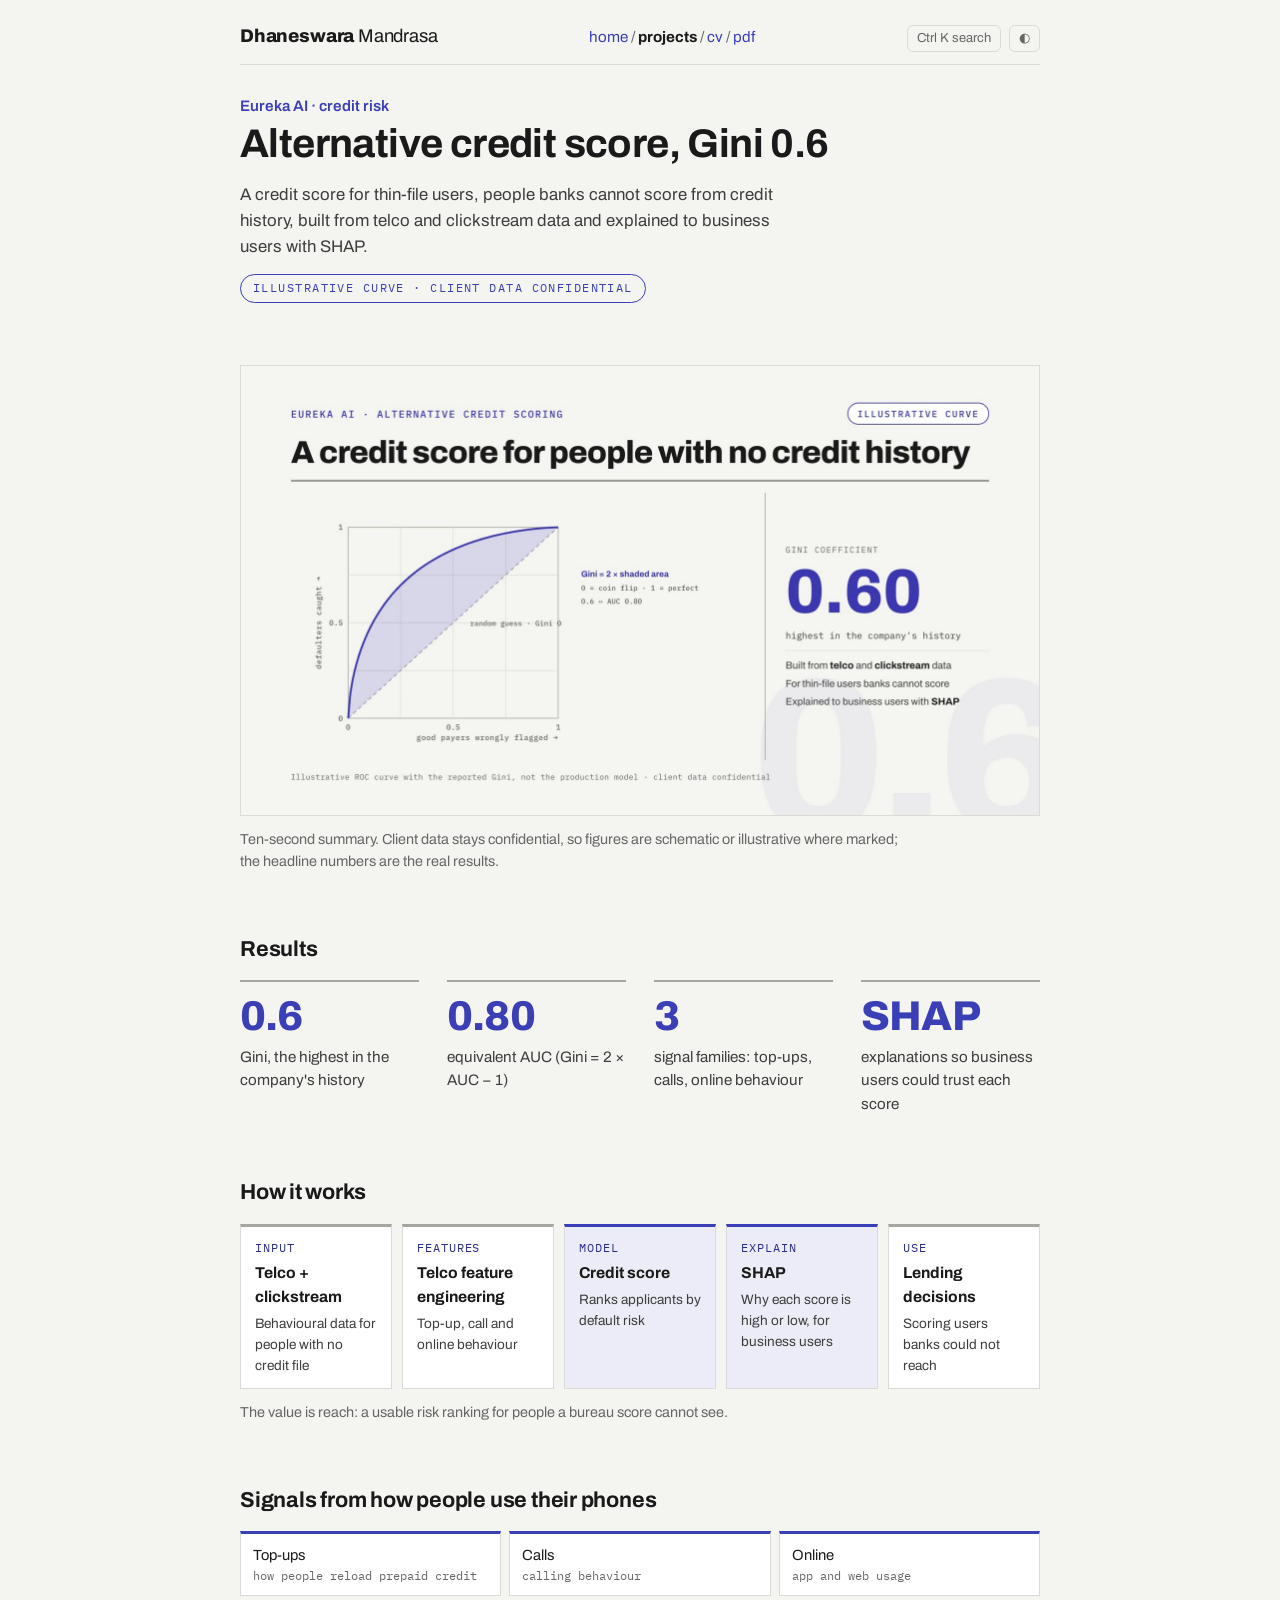
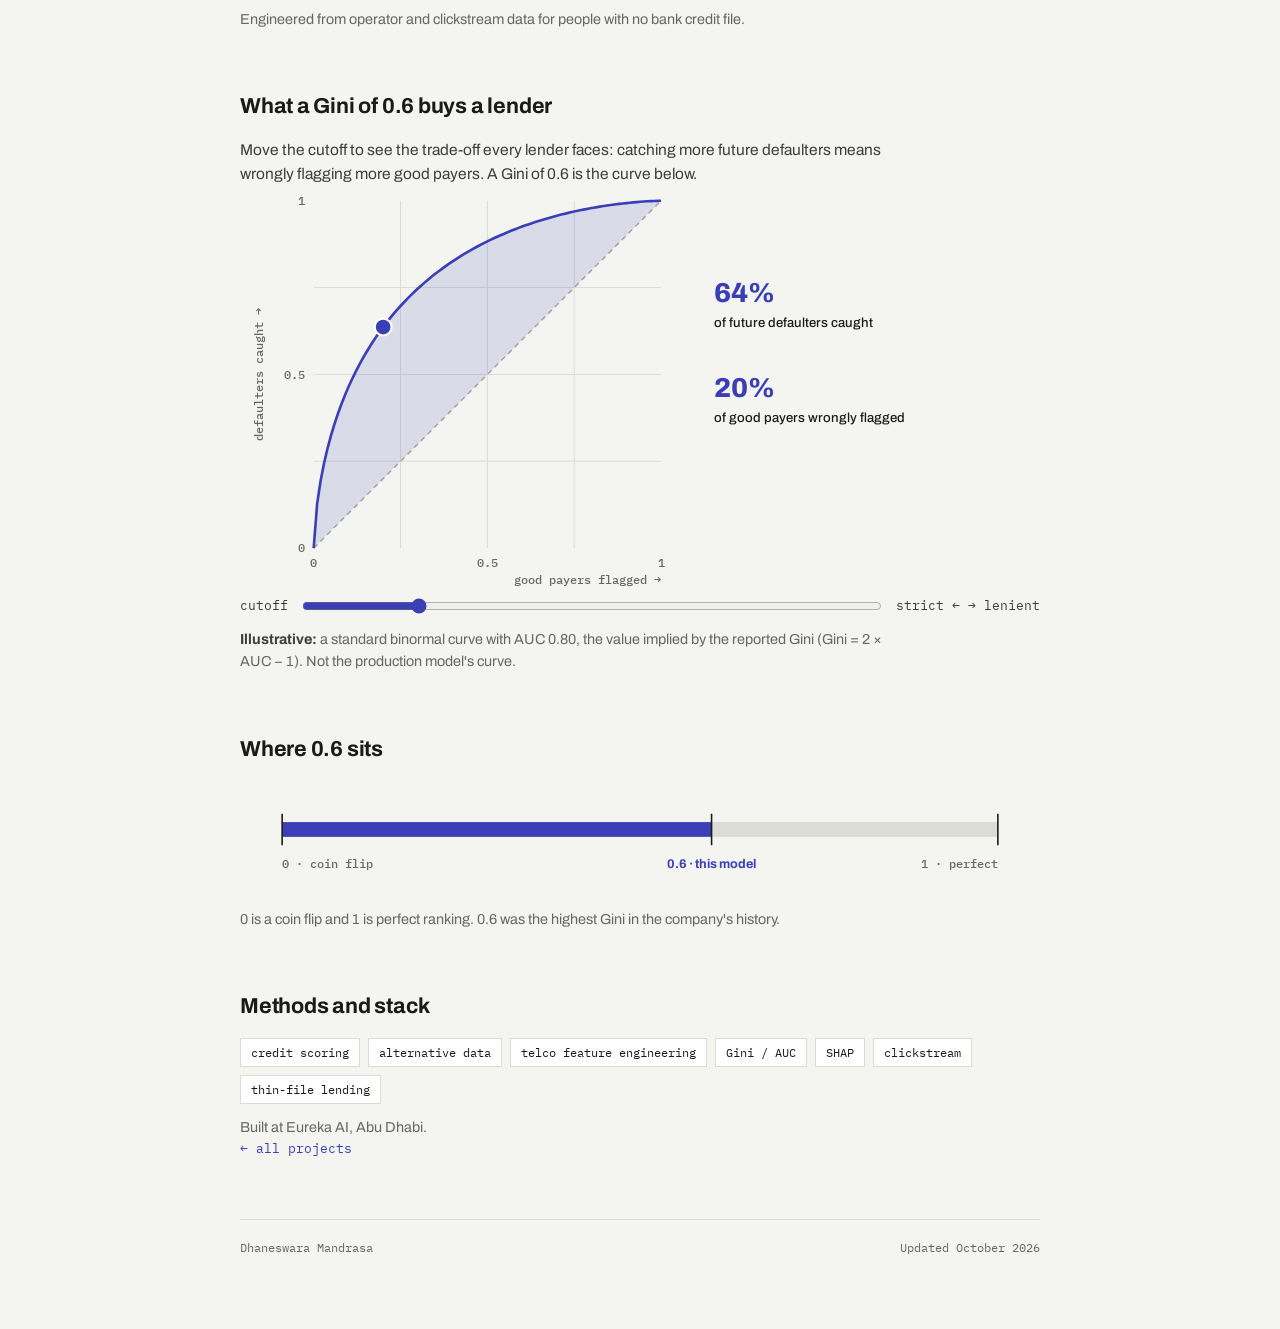
<file: project-credit.html>
<!doctype html><html lang="en"><head><meta charset="utf-8">
<script>(function(){var h=location.hostname;if(/github\.io$/.test(h)){var p=location.pathname.replace(/\.html$/,'').replace(/\/index$/,'/');location.replace('https://dhaneswara-mandrasa.vercel.app'+(p||'/')+location.search+location.hash);}})();</script><meta name="viewport" content="width=device-width,initial-scale=1">
<title>Alternative credit score, Gini 0.6 · Dhaneswara Mandrasa</title><meta name="description" content="An alternative credit score from telco and clickstream data with a Gini of 0.6.">
<meta property="og:title" content="Alternative credit score, Gini 0.6 · Dhaneswara Mandrasa"><meta property="og:description" content="An alternative credit score from telco and clickstream data with a Gini of 0.6."><meta property="og:image" content="https://dhaneswara-mandrasa.vercel.app/credit-poster.jpg">
<link rel="stylesheet" href="https://fonts.googleapis.com/css2?family=Archivo:wght@400;500;700;800&family=IBM+Plex+Mono:wght@400;500&display=swap">
<style>
/* Layout: one narrow reading column, a to-scale career timeline as the only graphic, mono for dates and numbers. */
:root {
  --bg: #f4f4f1; --surface: #ffffff; --fg: #1a1a1a; --ink2: #3d3d3d; --muted: #666666; --rule: #a6a6a0; --line: #dcdcd6;
  --accent: #3b3fb6; --deep: #2a2d8a; --accent-soft: #ececf8; --bar: #888888;
  --display: "Archivo", -apple-system, "Helvetica Neue", Arial, sans-serif;
  --body: "Archivo", -apple-system, "Helvetica Neue", Arial, sans-serif;
  --mono: "IBM Plex Mono", ui-monospace, Menlo, monospace;
}
@media (prefers-color-scheme: dark) {
  :root:not([data-theme="light"]) {
    --bg: #15161c; --surface: #1d1e26; --fg: #ececf0; --ink2: #c9cad2; --muted: #9a9ba6; --rule: #4a4b55; --line: #2c2d36;
    --accent: #9a9df0; --deep: #c9cbf0; --accent-soft: #262852; --bar: #7c7d88; color-scheme: dark;
  }
}
:root[data-theme="dark"] {
  --bg: #15161c; --surface: #1d1e26; --fg: #ececf0; --ink2: #c9cad2; --muted: #9a9ba6; --rule: #4a4b55; --line: #2c2d36;
  --accent: #9a9df0; --deep: #c9cbf0; --accent-soft: #262852; --bar: #7c7d88; color-scheme: dark;
}
* { box-sizing: border-box; }
body { background: var(--bg); color: var(--fg); font-family: var(--body); font-size: 16.5px; line-height: 1.55; padding-inline: 16px; padding-block: 0 72px; margin: 0; }
main { max-width: 860px; margin: 56px auto 0; display: flex; flex-direction: column; gap: 60px; }
a { color: var(--accent); text-underline-offset: 3px; }
a:focus-visible, button:focus-visible { outline: 2px solid var(--accent); outline-offset: 3px; }
h1, h2, h3, p, ul, dl, dd { margin: 0; }
.cover { background: #3b3fb6; color: #fff; margin-inline: -16px; padding: 64px 16px 48px; }
.cover .in { max-width: 860px; margin: 0 auto; }
.kick { font-size: 0.85rem; font-weight: 700; letter-spacing: 0.1em; text-transform: uppercase; color: #c9cbf0; }
.cover .contact, .cover .contact a, .cover .contact button { color: #e4e5fa; }
.cover .status { background: #fff; color: #2a2d8a; }
.top h1 { font-family: var(--display); font-weight: 800; font-size: clamp(2.4rem, 7.5vw, 4.4rem); line-height: 1.0; letter-spacing: -0.02em; margin-top: 14px; text-wrap: balance; }
.role { margin-top: 18px; font-size: 1.2rem; color: #fff; max-width: 34em; text-wrap: pretty; }
.contact { margin-top: 22px; display: flex; flex-wrap: wrap; gap: 8px 22px; font-family: var(--mono); font-size: 0.82rem; color: var(--muted); }
.contact span, .contact a { min-width: 0; overflow-wrap: anywhere; }
.contact button { font: inherit; color: var(--accent); background: none; border: 0; padding: 0; cursor: pointer; text-decoration: underline; text-underline-offset: 3px; }
.status { display: inline-block; margin-top: 18px; padding: 5px 12px; border-radius: 999px; font-weight: 500; background: var(--accent-soft); color: var(--accent); font-family: var(--mono); font-size: 0.78rem; }
h2 { font-family: var(--body); font-weight: 700; font-size: 0.85rem; letter-spacing: 0.1em; text-transform: uppercase; color: var(--accent); padding-bottom: 12px; border-bottom: 1px solid var(--line); margin-bottom: 26px; }
.summary p { max-width: 44em; text-wrap: pretty; }
.results { display: grid; grid-template-columns: repeat(auto-fit, minmax(160px, 1fr)); gap: 24px 28px; }
.res { display: flex; flex-direction: column; gap: 8px; min-width: 0; border-top: 2.5px solid var(--rule); padding-top: 14px; }
.num { font-family: var(--display); font-weight: 800; letter-spacing: -0.02em; font-size: 2.6rem; line-height: 1; color: var(--accent); font-variant-numeric: tabular-nums; }
.cap { font-size: 0.95rem; color: var(--ink2); }
.chart { overflow-x: auto; }
video.reel { width: 100%; height: auto; display: block; background: #000; }
.chart svg { display: block; min-width: 620px; width: 100%; height: auto; }
.chart .grid { stroke: var(--line); stroke-width: 1; }
.chart .tick { fill: var(--muted); font: 500 10px var(--mono); }
.chart .lab { fill: var(--fg); font: 400 12px var(--body); }
.chart .bar.work { fill: var(--bar); }
.chart .bar.study { fill: var(--accent); }
.chart .now { stroke: var(--accent); stroke-width: 1.5; stroke-dasharray: 3 3; }
.legend { margin-top: 10px; font-family: var(--mono); font-size: 0.75rem; color: var(--muted); display: flex; gap: 8px 20px; flex-wrap: wrap; }
.legend i { display: inline-block; width: 10px; height: 10px; border-radius: 2px; margin-right: 6px; vertical-align: -1px; }
.job + .job { margin-top: 34px; }
.job-head { display: flex; justify-content: space-between; align-items: baseline; gap: 6px 20px; flex-wrap: wrap; }
.job h3 { font-size: 1.2rem; font-weight: 700; }
.dates { font-family: var(--mono); font-size: 0.8rem; color: var(--muted); }
.org { color: var(--muted); font-size: 0.95rem; margin-top: 2px; }
.job ul, .thesis ul { color: var(--ink2); }
.job ul { margin-top: 10px; padding-left: 1.1em; display: flex; flex-direction: column; gap: 6px; max-width: 46em; }
.job li::marker { color: var(--accent); }
.thesis ul { padding-left: 1.1em; display: flex; flex-direction: column; gap: 8px; max-width: 46em; }
.thesis li::marker { color: var(--accent); }
.thesis .lede { max-width: 44em; margin-bottom: 26px; text-wrap: pretty; }
.thesis h3 { font-size: 1.1rem; font-weight: 600; }
.thesis .where { color: var(--muted); font-size: 0.95rem; margin-bottom: 12px; }
.edu { display: flex; flex-direction: column; gap: 18px; }
.edu-row { display: flex; justify-content: space-between; gap: 4px 20px; flex-wrap: wrap; }
.edu-row strong { font-weight: 600; }
.edu-row .sub { color: var(--ink2); font-size: 0.95rem; display: block; }
.edu-row .sub.small { color: var(--muted); font-size: 0.85rem; }
dl.skills { display: flex; flex-direction: column; gap: 14px; }
.sk { display: grid; grid-template-columns: 200px 1fr; gap: 2px 24px; }
.sk dt { font-weight: 700; color: var(--deep); }
.sk dd { color: var(--ink2); min-width: 0; }
footer { font-family: var(--mono); font-size: 0.78rem; color: var(--muted); display: flex; justify-content: space-between; flex-wrap: wrap; gap: 8px 20px; border-top: 1px solid var(--line); padding-top: 18px; }
@media (max-width: 600px) { .sk { grid-template-columns: 1fr; } body { padding-block: 32px 56px; } }
@media print { body { padding: 0; } }
</style>
<style>
.nav { display:flex; gap:22px; font-size:0.95rem; font-weight:700; margin-bottom:34px; flex-wrap:wrap; }
.nav a { color:#c9cbf0; text-decoration:none; padding-bottom:4px; border-bottom:2px solid transparent; }
.nav a:hover, .nav a.on { color:#fff; border-bottom-color:#fff; }
.hero { display:grid; grid-template-columns: 1fr 190px; gap:24px 40px; align-items:start; }
.hero img { width:190px; height:190px; object-fit:cover; border:3px solid #fff; display:block; }
@media (max-width:640px){ .hero { grid-template-columns:1fr; } .hero img { width:120px; height:120px; grid-row:1; } }
.now { font-family:var(--mono); font-size:0.85rem; color:var(--ink2); border-left:3px solid var(--accent); padding:6px 0 6px 14px; }
.cards { display:grid; grid-template-columns:repeat(auto-fit,minmax(300px,1fr)); gap:34px 32px; }
.card {  display:flex; flex-direction:column; gap:10px; min-width:0; }
.card .fig { background:var(--surface); border:1px solid var(--line); aspect-ratio:16/9; display:flex; align-items:center; justify-content:center; overflow:hidden; }
.card .fig svg, .card .fig img { width:100%; height:100%; display:block; object-fit:cover; }
.card .lab { font-size:0.78rem; font-weight:700; letter-spacing:0.1em; text-transform:uppercase; color:var(--deep); }
.card h3 { font-size:1.2rem; font-weight:700; line-height:1.25; }
.card p { color:var(--ink2); font-size:0.97rem; }
.card .links { font-family:var(--mono); font-size:0.8rem; color:var(--muted); display:flex; gap:16px; flex-wrap:wrap; }
.fig text { font-family: Archivo, Arial, sans-serif; }
.more { font-weight:700; }
</style>

<style>
.back { font-family:var(--mono); font-size:0.82rem; }
.pre { display:inline-block; margin-top:14px; padding:4px 12px; border:1.5px solid #fff; border-radius:999px; font-family:var(--mono); font-size:0.75rem; letter-spacing:0.12em; color:#fff; }
video.hero-vid { width:100%; height:auto; display:block; border:1px solid var(--line); background:var(--surface); }
.lede { max-width:44em; color:var(--ink2); text-wrap:pretty; }
.fig-cap { margin-top:12px; font-size:0.9rem; color:var(--muted); max-width:46em; text-wrap:pretty; }
.fig-cap b { color:var(--ink2); }
.plot { overflow-x:auto; } .plot svg { display:block; width:100%; min-width:560px; height:auto; overflow:visible; }
.plot .grid { stroke:var(--line); stroke-width:1; }
.plot .zero { stroke:var(--fg); stroke-width:1.5; }
.plot .tick { fill:var(--muted); font:500 11px var(--mono); }
.plot .lab { fill:var(--fg); font:500 12.5px var(--body); }
.plot .band { fill:var(--accent); opacity:0.16; }
.plot .ln { fill:none; stroke:var(--accent); stroke-width:2.5; stroke-linejoin:round; }
.plot .dot { fill:var(--surface); stroke:var(--accent); stroke-width:2; }
.plot .dot:hover, .plot .dot.on { fill:var(--accent); }
.plot .shade { fill:var(--accent-soft); }
.plot .toll { stroke:var(--accent); stroke-width:1.5; stroke-dasharray:5 4; }
.plot .note { fill:var(--accent); font:700 12px var(--body); }
.plot .s-z { fill:var(--accent); } .plot .s-w { fill:#9a9df0; } .plot .s-m { fill:var(--bar); } .plot .s-e { fill:var(--line); }
.plot .thr { stroke:var(--fg); stroke-width:1.5; stroke-dasharray:4 4; }
.plot .gdot { fill:var(--accent); } .plot .gdot.low { fill:var(--surface); stroke:var(--accent); stroke-width:2; }
.legend { display:flex; flex-wrap:wrap; gap:6px 18px; margin-bottom:12px; font-size:0.85rem; color:var(--ink2); }
.legend i { display:inline-block; width:12px; height:12px; margin-right:6px; vertical-align:-1px; }
.tip { font-family:var(--mono); font-size:0.82rem; color:var(--ink2); min-height:1.4em; margin-top:8px; }
.pipe { display:grid; grid-template-columns:repeat(auto-fit,minmax(150px,1fr)); gap:10px; counter-reset:s; }
.step { background:var(--surface); border:1px solid var(--line); border-top:3px solid var(--rule); padding:12px 14px; display:flex; flex-direction:column; gap:4px; }
.step.llm { border-top-color:var(--accent); background:var(--accent-soft); }
.step.todo { border-style:dashed; border-top-style:dashed; opacity:0.85; }
.step b { font-size:0.98rem; } .step span { font-size:0.85rem; color:var(--ink2); }
.step em { font-style:normal; font-family:var(--mono); font-size:0.72rem; letter-spacing:0.08em; text-transform:uppercase; color:var(--deep); }
.status-list { list-style:none; padding:0; display:flex; flex-direction:column; gap:10px; }
.status-list li { display:grid; grid-template-columns:110px 1fr; gap:12px; align-items:baseline; }
.badge { font-family:var(--mono); font-size:0.72rem; letter-spacing:0.08em; text-transform:uppercase; padding:3px 8px; border-radius:4px; text-align:center; }
.badge.done { background:var(--accent); color:#fff; } .badge.wip { background:var(--accent-soft); color:var(--accent); } .badge.next { border:1px solid var(--rule); color:var(--muted); }
.tags { display:flex; flex-wrap:wrap; gap:8px; } .tags span { font-family:var(--mono); font-size:0.78rem; padding:4px 10px; border:1px solid var(--line); background:var(--surface); }
</style>
<style>
.tiles { display:grid; grid-template-columns:repeat(auto-fit,minmax(110px,1fr)); gap:8px; }
.tile { background:var(--surface); border:1px solid var(--line); border-top:3px solid var(--accent); padding:10px 12px; font-size:0.92rem; }
.tile small { display:block; font-family:var(--mono); font-size:0.72rem; color:var(--muted); }
.ctrl { display:flex; align-items:center; gap:12px; margin-top:10px; font-family:var(--mono); font-size:0.82rem; color:var(--ink2); flex-wrap:wrap; }
.ctrl input { flex:1; min-width:160px; accent-color:var(--accent); }
.evalgrid { display:grid; grid-template-columns:repeat(auto-fit,minmax(170px,1fr)); gap:10px; }
.ev { background:var(--surface); border:1px solid var(--line); padding:14px; display:flex; flex-direction:column; gap:6px; }
.ev.poc { border-color:var(--accent); background:var(--accent-soft); }
.ev b { font-size:1.05rem; } .ev span { font-size:0.85rem; color:var(--ink2); }
.plot .box { fill:var(--surface); stroke:var(--rule); stroke-width:1.5; } .plot .box.hl { fill:var(--accent-soft); stroke:var(--accent); }
.plot .bt { fill:var(--fg); font:700 13px var(--body); } .plot .bs { fill:var(--muted); font:500 10.5px var(--mono); }
.plot .conn { stroke:var(--accent); stroke-width:1.8; fill:none; }
.plot .g1 { fill:var(--accent); } .plot .g2 { fill:#7b7fd6; } .plot .g3 { fill:#b9bbea; }
.plot .wt { fill:#fff; font:700 12px var(--body); } .plot .wt.dk { fill:#2a2d8a; }
.plot .hov:hover { opacity:0.8; cursor:pointer; }
.plot .roc { fill:none; stroke:var(--accent); stroke-width:2.5; } .plot .diag { stroke:var(--rule); stroke-width:1.5; stroke-dasharray:5 4; }
.plot .area { fill:var(--accent); opacity:0.14; } .plot .cut { fill:var(--accent); stroke:var(--surface); stroke-width:2; }
.plot .slope { stroke:var(--accent); stroke-width:3; stroke-dasharray:6 5; } .plot .big { fill:var(--accent); font:800 26px var(--display); }
</style>
<link rel="stylesheet" href="theme.css">
<link rel="canonical" href="https://dhaneswara-mandrasa.vercel.app/project-credit">
<meta property="og:url" content="https://dhaneswara-mandrasa.vercel.app/project-credit">
<script src="site.js"></script>
</head><body>
<header class="top cover"><div class="in"><nav class="crumb" aria-label="Site"><a class="me" href="index.html"><b>Dhaneswara</b> Mandrasa</a><span class="links"><a href="index.html">home</a> / <a href="projects.html" class=on>projects</a> / <a href="cv.html">cv</a> / <a href="Dhaneswara_Mandrasa_CV.pdf">pdf</a></span><span data-tools></span></nav><p class="kick">Eureka AI · credit risk</p><h1>Alternative credit score, Gini 0.6</h1><p class="role">A credit score for thin-file users, people banks cannot score from credit history, built from telco and clickstream data and explained to business users with SHAP.</p><span class="pre">ILLUSTRATIVE CURVE · CLIENT DATA CONFIDENTIAL</span></div></header>
<main>
<section aria-label="Summary">
<video class="hero-vid" src="credit.mp4" poster="credit-poster.jpg" autoplay muted loop playsinline preload="metadata" aria-label="Animated illustrative ROC curve for a Gini of 0.6"></video>
<p class="fig-cap">Ten-second summary. Client data stays confidential, so figures are schematic or illustrative where marked; the headline numbers are the real results.</p>
</section>
<section aria-labelledby="h-num"><h2 id="h-num">Results</h2><div class="results"><div class="res"><span class="num">0.6</span><span class="cap">Gini, the highest in the company's history</span></div><div class="res"><span class="num">0.80</span><span class="cap">equivalent AUC (Gini = 2 × AUC − 1)</span></div><div class="res"><span class="num">3</span><span class="cap">signal families: top-ups, calls, online behaviour</span></div><div class="res"><span class="num">SHAP</span><span class="cap">explanations so business users could trust each score</span></div></div></section>
<section aria-labelledby="h-how"><h2 id="h-how">How it works</h2><div class="pipe"><div class="step"><em>Input</em><b>Telco + clickstream</b><span>Behavioural data for people with no credit file</span></div><div class="step"><em>Features</em><b>Telco feature engineering</b><span>Top-up, call and online behaviour</span></div><div class="step llm"><em>Model</em><b>Credit score</b><span>Ranks applicants by default risk</span></div><div class="step llm"><em>Explain</em><b>SHAP</b><span>Why each score is high or low, for business users</span></div><div class="step"><em>Use</em><b>Lending decisions</b><span>Scoring users banks could not reach</span></div></div><p class="fig-cap">The value is reach: a usable risk ranking for people a bureau score cannot see.</p></section>

<section aria-labelledby="h-sig"><h2 id="h-sig">Signals from how people use their phones</h2>
<div class="tiles"><div class="tile">Top-ups<small>how people reload prepaid credit</small></div><div class="tile">Calls<small>calling behaviour</small></div><div class="tile">Online<small>app and web usage</small></div></div>
<p class="fig-cap">Engineered from operator and clickstream data for people with no bank credit file.</p></section>
<section aria-labelledby="h-roc"><h2 id="h-roc">What a Gini of 0.6 buys a lender</h2>
<p class="lede">Move the cutoff to see the trade-off every lender faces: catching more future defaulters means wrongly flagging more good payers. A Gini of 0.6 is the curve below.</p>
<div class="plot" id="roc"></div>
<div class="ctrl"><label for="cut">cutoff</label><input type="range" id="cut" min="1" max="99" value="20"><span id="cut-out"></span></div>
<p class="fig-cap"><b>Illustrative:</b> a standard binormal curve with AUC 0.80, the value implied by the reported Gini (Gini = 2 × AUC − 1). Not the production model's curve.</p></section>
<section aria-labelledby="h-scale"><h2 id="h-scale">Where 0.6 sits</h2>
<div class="plot" id="scale"></div>
<p class="fig-cap">0 is a coin flip and 1 is perfect ranking. 0.6 was the highest Gini in the company's history.</p></section>

<section aria-labelledby="h-tags"><h2 id="h-tags">Methods and stack</h2><div class="tags"><span>credit scoring</span><span>alternative data</span><span>telco feature engineering</span><span>Gini / AUC</span><span>SHAP</span><span>clickstream</span><span>thin-file lending</span></div><p class="fig-cap">Built at Eureka AI, Abu Dhabi.</p><p class="back"><a href="projects.html">← all projects</a></p></section>
<footer><span>Dhaneswara Mandrasa</span><span>Updated October 2026</span></footer>
</main>
<script>(function(){var NS="http://www.w3.org/2000/svg";
function el(t,a,p){var n=document.createElementNS(NS,t);for(var k in a)n.setAttribute(k,a[k]);if(p)p.appendChild(n);return n;}
function txt(t,a,p,s){var n=el(t,a,p);n.textContent=s;return n;}
function svg(id,w,h,label){return el("svg",{viewBox:"0 0 "+w+" "+h,role:"img","aria-label":label},document.getElementById(id));}
function hover(n,tipId,msg){var f=function(){document.getElementById(tipId).textContent=msg;};n.addEventListener("mouseenter",f);n.addEventListener("click",f);n.setAttribute("tabindex","0");n.addEventListener("focus",f);}

function erf(z){var s=z<0?-1:1;z=Math.abs(z);var t=1/(1+0.3275911*z);var y=1-((((1.061405429*t-1.453152027)*t+1.421413741)*t-0.284496736)*t+0.254829592)*t*Math.exp(-z*z);return s*y;}
function Phi(z){return .5*(1+erf(z/Math.SQRT2));}
function PhiInv(p){var lo=-8,hi=8;for(var i=0;i<80;i++){var m=(lo+hi)/2;if(Phi(m)<p)lo=m;else hi=m;}return (lo+hi)/2;}
var A=1.1902,s=svg("roc",760,380,"Illustrative ROC curve");var L=70,R=400,T=14,B=344;
function px(f){return L+f*(R-L);}function py(t){return B-t*(B-T);}
[.25,.5,.75].forEach(function(v){el("line",{class:"grid",x1:px(v),x2:px(v),y1:T,y2:B},s);el("line",{class:"grid",x1:L,x2:R,y1:py(v),y2:py(v)},s);});
[0,.5,1].forEach(function(v){txt("text",{class:"tick",x:px(v),y:B+18,"text-anchor":"middle"},s,v);txt("text",{class:"tick",x:L-8,y:py(v)+4,"text-anchor":"end"},s,v);});
txt("text",{class:"tick",x:R,y:B+34,"text-anchor":"end"},s,"good payers flagged →");
txt("text",{class:"tick",x:0,y:0,transform:"translate(22,"+(B+T)/2+") rotate(-90)","text-anchor":"middle"},s,"defaulters caught →");
var pts=[[0,0]];for(var i=1;i<100;i++){var f=i/100;pts.push([f,Phi(A+PhiInv(f))]);}pts.push([1,1]);
var d=pts.map(function(p){return px(p[0])+","+py(p[1]);}).join("L");
el("path",{class:"area",d:"M"+d+"L"+px(0)+","+py(0)+"Z"},s);el("line",{class:"diag",x1:px(0),y1:py(0),x2:px(1),y2:py(1)},s);el("path",{class:"roc",d:"M"+d},s);
var dot=el("circle",{class:"cut",r:8},s);var g=el("g",{},s);
var t1=txt("text",{class:"big",x:450,y:110},g,""),t2=txt("text",{class:"lab",x:450,y:134},g,"of future defaulters caught"),t3=txt("text",{class:"big",x:450,y:200},g,""),t4=txt("text",{class:"lab",x:450,y:224},g,"of good payers wrongly flagged");
var inp=document.getElementById("cut"),out=document.getElementById("cut-out");
function upd(){var f=inp.value/100,t=Phi(A+PhiInv(f));dot.setAttribute("cx",px(f));dot.setAttribute("cy",py(t));t1.textContent=Math.round(t*100)+"%";t3.textContent=Math.round(f*100)+"%";out.textContent="strict ← → lenient";}
inp.addEventListener("input",upd);upd();
var sc=svg("scale",760,110,"Gini scale");var x0=40,x1=720;el("rect",{x:x0,y:40,width:x1-x0,height:14,fill:"var(--line)"},sc);el("rect",{x:x0,y:40,width:(x1-x0)*.6,height:14,fill:"var(--accent)"},sc);
[[0,"0 · coin flip"],[.6,"0.6 · this model"],[1,"1 · perfect"]].forEach(function(p){var x=x0+(x1-x0)*p[0];el("line",{x1:x,x2:x,y1:32,y2:62,stroke:"var(--fg)","stroke-width":1.5},sc);txt("text",{class:p[0]===.6?"note":"tick",x:x,y:84,"text-anchor":p[0]===0?"start":p[0]===1?"end":"middle"},sc,p[1]);});
})();</script>
</body></html>
</file>
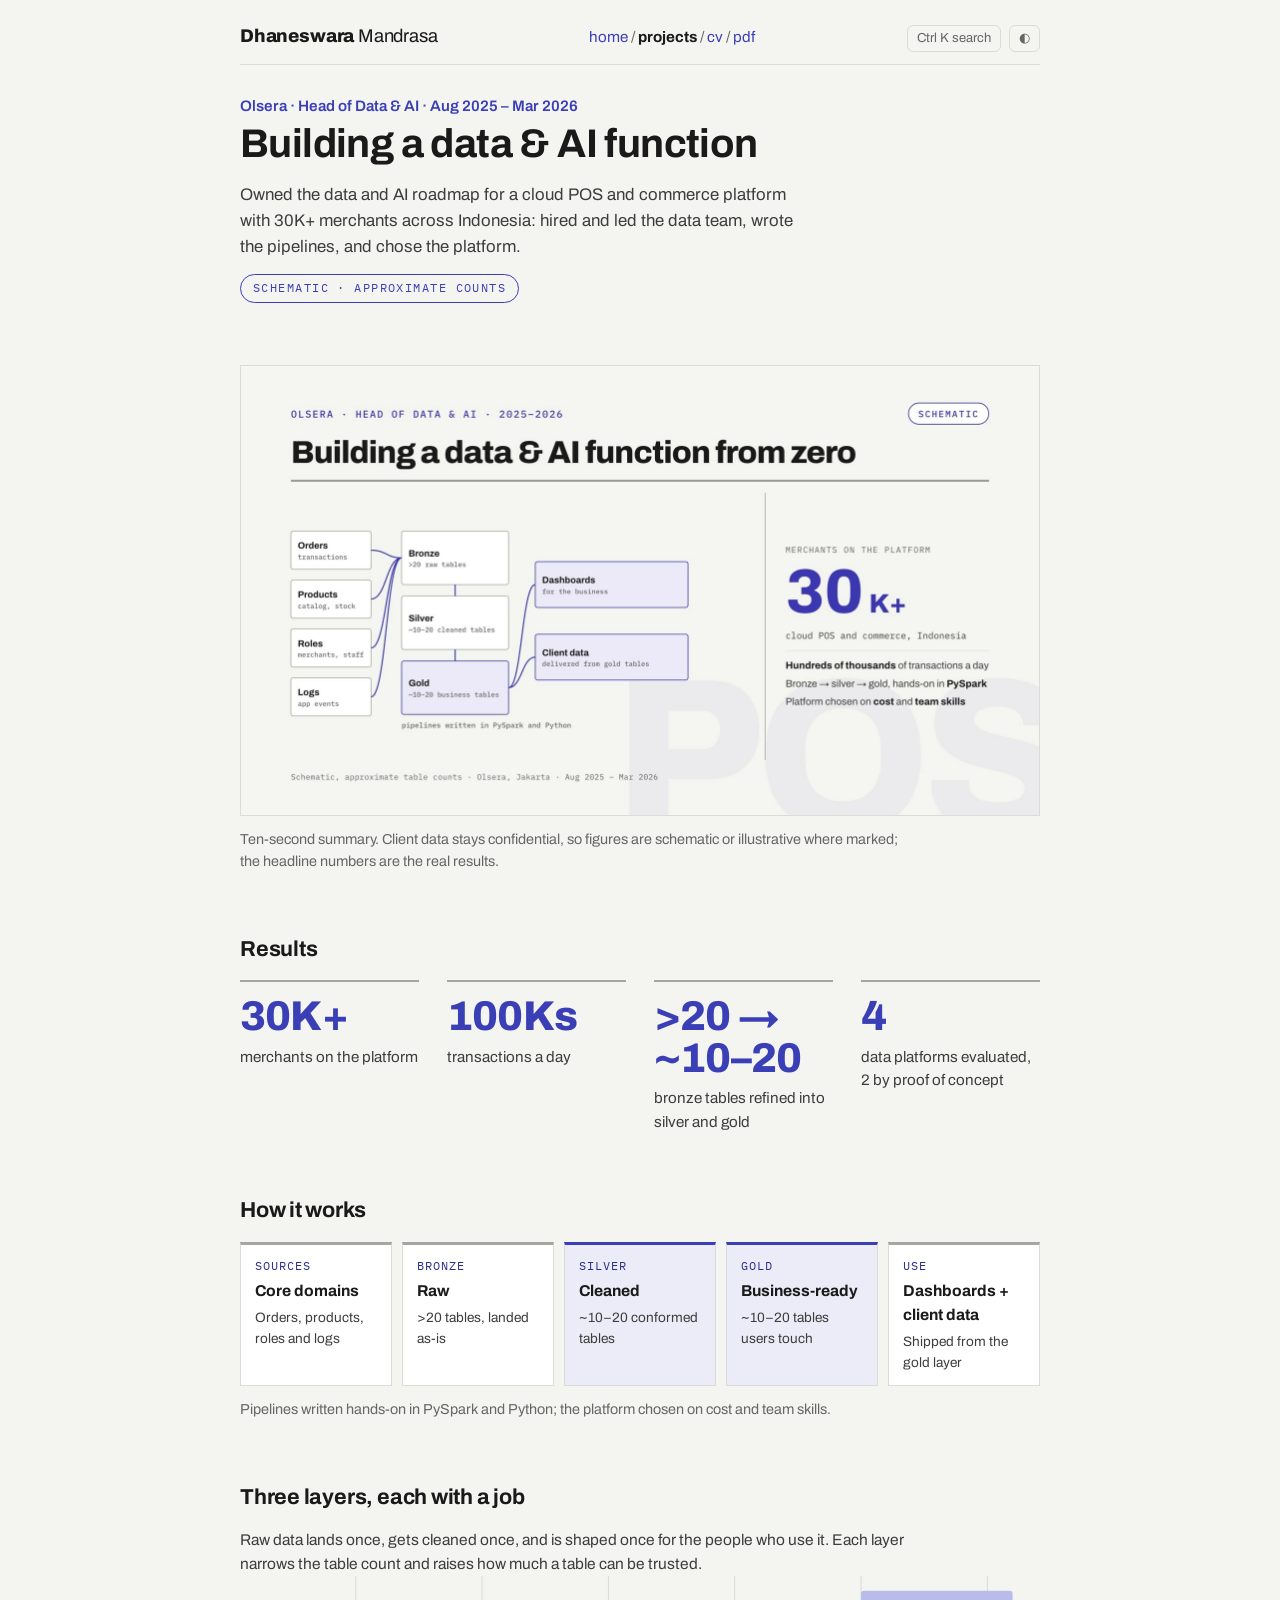
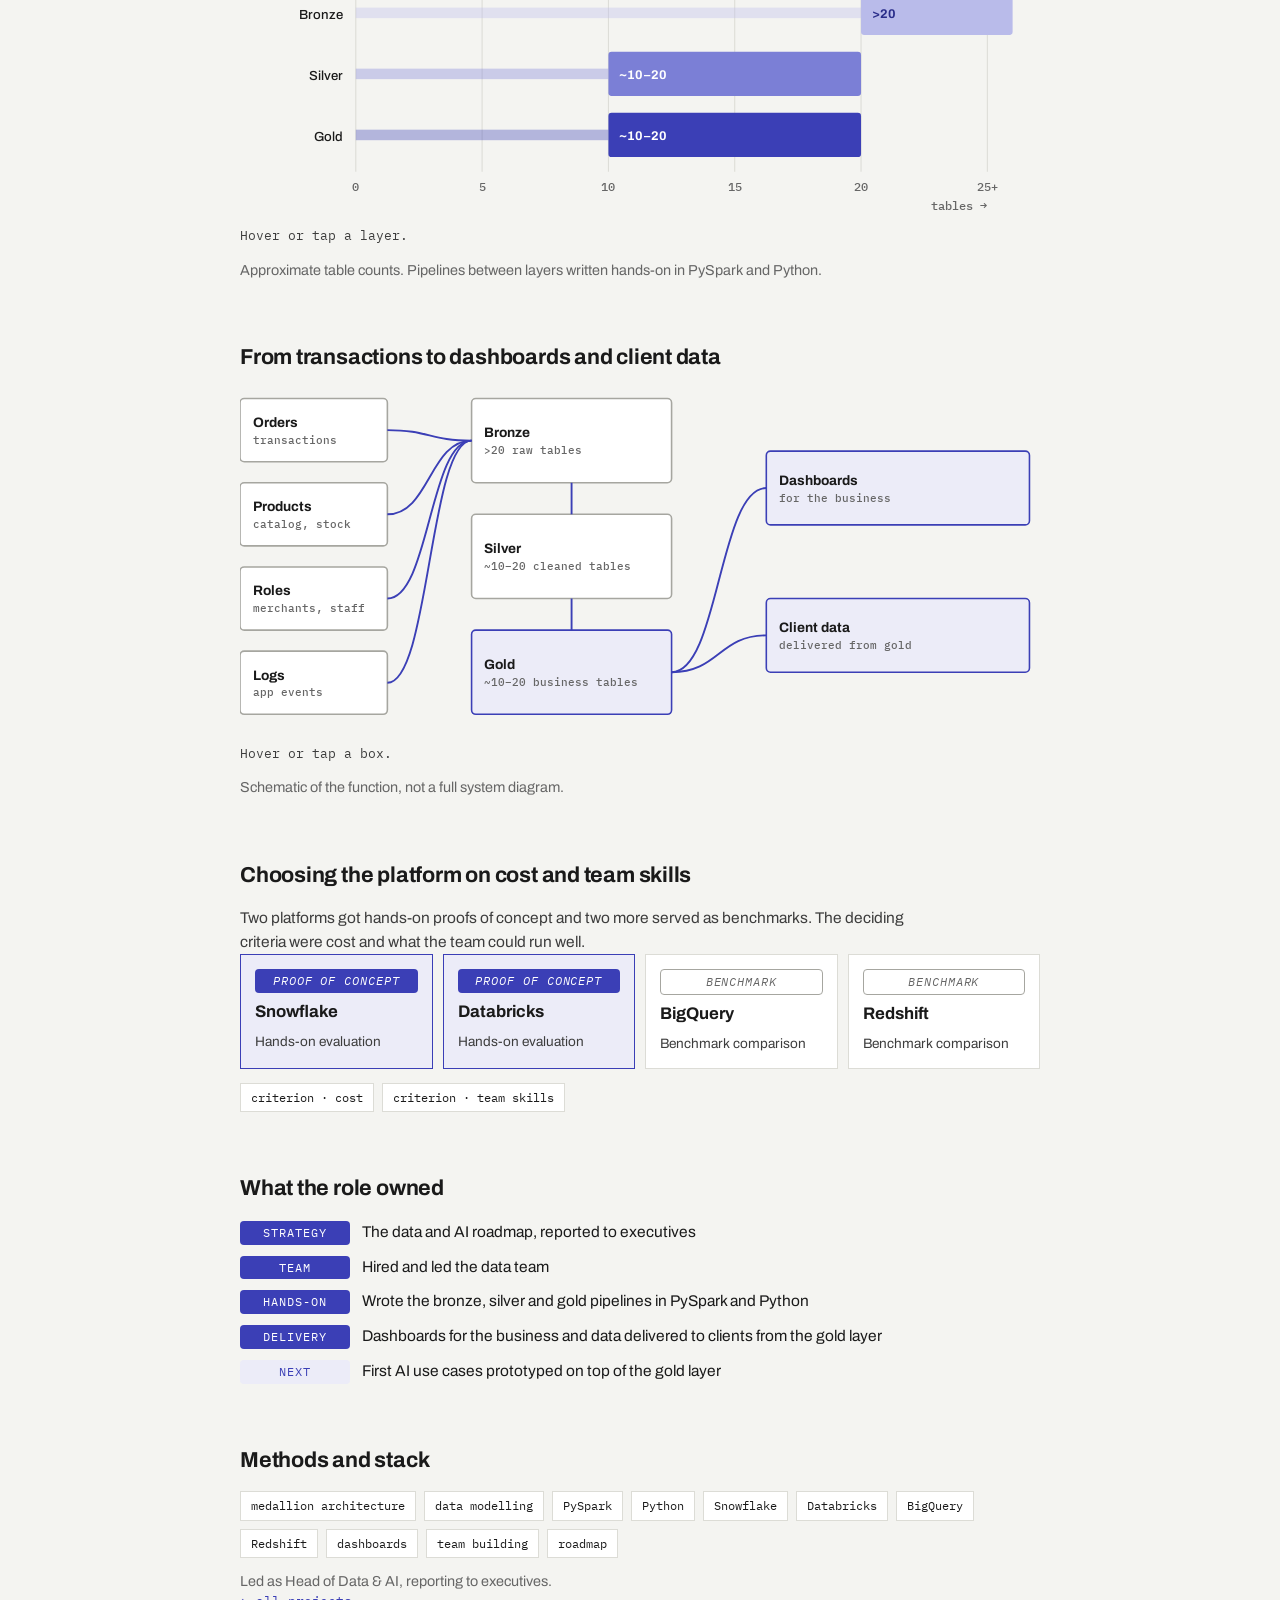
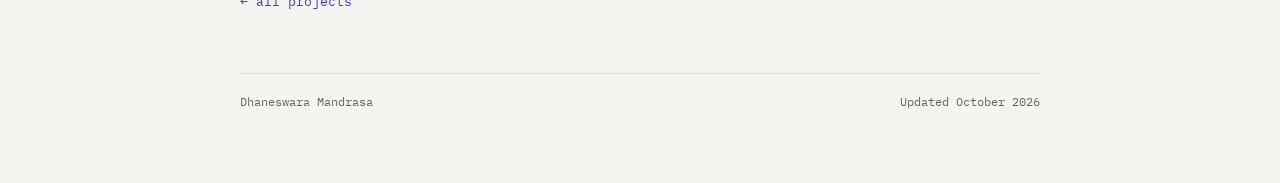
<file: project-olsera.html>
<!doctype html><html lang="en"><head><meta charset="utf-8">
<script>(function(){var h=location.hostname;if(/github\.io$/.test(h)){var p=location.pathname.replace(/\.html$/,'').replace(/\/index$/,'/');location.replace('https://dhaneswara-mandrasa.vercel.app'+(p||'/')+location.search+location.hash);}})();</script><meta name="viewport" content="width=device-width,initial-scale=1">
<title>Building a data & AI function · Dhaneswara Mandrasa</title><meta name="description" content="Building a data and AI function from scratch for a commerce platform with 30K+ merchants.">
<meta property="og:title" content="Building a data & AI function · Dhaneswara Mandrasa"><meta property="og:description" content="Building a data and AI function from scratch for a commerce platform with 30K+ merchants."><meta property="og:image" content="https://dhaneswara-mandrasa.vercel.app/olsera-poster.jpg">
<link rel="stylesheet" href="https://fonts.googleapis.com/css2?family=Archivo:wght@400;500;700;800&family=IBM+Plex+Mono:wght@400;500&display=swap">
<style>
/* Layout: one narrow reading column, a to-scale career timeline as the only graphic, mono for dates and numbers. */
:root {
  --bg: #f4f4f1; --surface: #ffffff; --fg: #1a1a1a; --ink2: #3d3d3d; --muted: #666666; --rule: #a6a6a0; --line: #dcdcd6;
  --accent: #3b3fb6; --deep: #2a2d8a; --accent-soft: #ececf8; --bar: #888888;
  --display: "Archivo", -apple-system, "Helvetica Neue", Arial, sans-serif;
  --body: "Archivo", -apple-system, "Helvetica Neue", Arial, sans-serif;
  --mono: "IBM Plex Mono", ui-monospace, Menlo, monospace;
}
@media (prefers-color-scheme: dark) {
  :root:not([data-theme="light"]) {
    --bg: #15161c; --surface: #1d1e26; --fg: #ececf0; --ink2: #c9cad2; --muted: #9a9ba6; --rule: #4a4b55; --line: #2c2d36;
    --accent: #9a9df0; --deep: #c9cbf0; --accent-soft: #262852; --bar: #7c7d88; color-scheme: dark;
  }
}
:root[data-theme="dark"] {
  --bg: #15161c; --surface: #1d1e26; --fg: #ececf0; --ink2: #c9cad2; --muted: #9a9ba6; --rule: #4a4b55; --line: #2c2d36;
  --accent: #9a9df0; --deep: #c9cbf0; --accent-soft: #262852; --bar: #7c7d88; color-scheme: dark;
}
* { box-sizing: border-box; }
body { background: var(--bg); color: var(--fg); font-family: var(--body); font-size: 16.5px; line-height: 1.55; padding-inline: 16px; padding-block: 0 72px; margin: 0; }
main { max-width: 860px; margin: 56px auto 0; display: flex; flex-direction: column; gap: 60px; }
a { color: var(--accent); text-underline-offset: 3px; }
a:focus-visible, button:focus-visible { outline: 2px solid var(--accent); outline-offset: 3px; }
h1, h2, h3, p, ul, dl, dd { margin: 0; }
.cover { background: #3b3fb6; color: #fff; margin-inline: -16px; padding: 64px 16px 48px; }
.cover .in { max-width: 860px; margin: 0 auto; }
.kick { font-size: 0.85rem; font-weight: 700; letter-spacing: 0.1em; text-transform: uppercase; color: #c9cbf0; }
.cover .contact, .cover .contact a, .cover .contact button { color: #e4e5fa; }
.cover .status { background: #fff; color: #2a2d8a; }
.top h1 { font-family: var(--display); font-weight: 800; font-size: clamp(2.4rem, 7.5vw, 4.4rem); line-height: 1.0; letter-spacing: -0.02em; margin-top: 14px; text-wrap: balance; }
.role { margin-top: 18px; font-size: 1.2rem; color: #fff; max-width: 34em; text-wrap: pretty; }
.contact { margin-top: 22px; display: flex; flex-wrap: wrap; gap: 8px 22px; font-family: var(--mono); font-size: 0.82rem; color: var(--muted); }
.contact span, .contact a { min-width: 0; overflow-wrap: anywhere; }
.contact button { font: inherit; color: var(--accent); background: none; border: 0; padding: 0; cursor: pointer; text-decoration: underline; text-underline-offset: 3px; }
.status { display: inline-block; margin-top: 18px; padding: 5px 12px; border-radius: 999px; font-weight: 500; background: var(--accent-soft); color: var(--accent); font-family: var(--mono); font-size: 0.78rem; }
h2 { font-family: var(--body); font-weight: 700; font-size: 0.85rem; letter-spacing: 0.1em; text-transform: uppercase; color: var(--accent); padding-bottom: 12px; border-bottom: 1px solid var(--line); margin-bottom: 26px; }
.summary p { max-width: 44em; text-wrap: pretty; }
.results { display: grid; grid-template-columns: repeat(auto-fit, minmax(160px, 1fr)); gap: 24px 28px; }
.res { display: flex; flex-direction: column; gap: 8px; min-width: 0; border-top: 2.5px solid var(--rule); padding-top: 14px; }
.num { font-family: var(--display); font-weight: 800; letter-spacing: -0.02em; font-size: 2.6rem; line-height: 1; color: var(--accent); font-variant-numeric: tabular-nums; }
.cap { font-size: 0.95rem; color: var(--ink2); }
.chart { overflow-x: auto; }
video.reel { width: 100%; height: auto; display: block; background: #000; }
.chart svg { display: block; min-width: 620px; width: 100%; height: auto; }
.chart .grid { stroke: var(--line); stroke-width: 1; }
.chart .tick { fill: var(--muted); font: 500 10px var(--mono); }
.chart .lab { fill: var(--fg); font: 400 12px var(--body); }
.chart .bar.work { fill: var(--bar); }
.chart .bar.study { fill: var(--accent); }
.chart .now { stroke: var(--accent); stroke-width: 1.5; stroke-dasharray: 3 3; }
.legend { margin-top: 10px; font-family: var(--mono); font-size: 0.75rem; color: var(--muted); display: flex; gap: 8px 20px; flex-wrap: wrap; }
.legend i { display: inline-block; width: 10px; height: 10px; border-radius: 2px; margin-right: 6px; vertical-align: -1px; }
.job + .job { margin-top: 34px; }
.job-head { display: flex; justify-content: space-between; align-items: baseline; gap: 6px 20px; flex-wrap: wrap; }
.job h3 { font-size: 1.2rem; font-weight: 700; }
.dates { font-family: var(--mono); font-size: 0.8rem; color: var(--muted); }
.org { color: var(--muted); font-size: 0.95rem; margin-top: 2px; }
.job ul, .thesis ul { color: var(--ink2); }
.job ul { margin-top: 10px; padding-left: 1.1em; display: flex; flex-direction: column; gap: 6px; max-width: 46em; }
.job li::marker { color: var(--accent); }
.thesis ul { padding-left: 1.1em; display: flex; flex-direction: column; gap: 8px; max-width: 46em; }
.thesis li::marker { color: var(--accent); }
.thesis .lede { max-width: 44em; margin-bottom: 26px; text-wrap: pretty; }
.thesis h3 { font-size: 1.1rem; font-weight: 600; }
.thesis .where { color: var(--muted); font-size: 0.95rem; margin-bottom: 12px; }
.edu { display: flex; flex-direction: column; gap: 18px; }
.edu-row { display: flex; justify-content: space-between; gap: 4px 20px; flex-wrap: wrap; }
.edu-row strong { font-weight: 600; }
.edu-row .sub { color: var(--ink2); font-size: 0.95rem; display: block; }
.edu-row .sub.small { color: var(--muted); font-size: 0.85rem; }
dl.skills { display: flex; flex-direction: column; gap: 14px; }
.sk { display: grid; grid-template-columns: 200px 1fr; gap: 2px 24px; }
.sk dt { font-weight: 700; color: var(--deep); }
.sk dd { color: var(--ink2); min-width: 0; }
footer { font-family: var(--mono); font-size: 0.78rem; color: var(--muted); display: flex; justify-content: space-between; flex-wrap: wrap; gap: 8px 20px; border-top: 1px solid var(--line); padding-top: 18px; }
@media (max-width: 600px) { .sk { grid-template-columns: 1fr; } body { padding-block: 32px 56px; } }
@media print { body { padding: 0; } }
</style>
<style>
.nav { display:flex; gap:22px; font-size:0.95rem; font-weight:700; margin-bottom:34px; flex-wrap:wrap; }
.nav a { color:#c9cbf0; text-decoration:none; padding-bottom:4px; border-bottom:2px solid transparent; }
.nav a:hover, .nav a.on { color:#fff; border-bottom-color:#fff; }
.hero { display:grid; grid-template-columns: 1fr 190px; gap:24px 40px; align-items:start; }
.hero img { width:190px; height:190px; object-fit:cover; border:3px solid #fff; display:block; }
@media (max-width:640px){ .hero { grid-template-columns:1fr; } .hero img { width:120px; height:120px; grid-row:1; } }
.now { font-family:var(--mono); font-size:0.85rem; color:var(--ink2); border-left:3px solid var(--accent); padding:6px 0 6px 14px; }
.cards { display:grid; grid-template-columns:repeat(auto-fit,minmax(300px,1fr)); gap:34px 32px; }
.card {  display:flex; flex-direction:column; gap:10px; min-width:0; }
.card .fig { background:var(--surface); border:1px solid var(--line); aspect-ratio:16/9; display:flex; align-items:center; justify-content:center; overflow:hidden; }
.card .fig svg, .card .fig img { width:100%; height:100%; display:block; object-fit:cover; }
.card .lab { font-size:0.78rem; font-weight:700; letter-spacing:0.1em; text-transform:uppercase; color:var(--deep); }
.card h3 { font-size:1.2rem; font-weight:700; line-height:1.25; }
.card p { color:var(--ink2); font-size:0.97rem; }
.card .links { font-family:var(--mono); font-size:0.8rem; color:var(--muted); display:flex; gap:16px; flex-wrap:wrap; }
.fig text { font-family: Archivo, Arial, sans-serif; }
.more { font-weight:700; }
</style>

<style>
.back { font-family:var(--mono); font-size:0.82rem; }
.pre { display:inline-block; margin-top:14px; padding:4px 12px; border:1.5px solid #fff; border-radius:999px; font-family:var(--mono); font-size:0.75rem; letter-spacing:0.12em; color:#fff; }
video.hero-vid { width:100%; height:auto; display:block; border:1px solid var(--line); background:var(--surface); }
.lede { max-width:44em; color:var(--ink2); text-wrap:pretty; }
.fig-cap { margin-top:12px; font-size:0.9rem; color:var(--muted); max-width:46em; text-wrap:pretty; }
.fig-cap b { color:var(--ink2); }
.plot { overflow-x:auto; } .plot svg { display:block; width:100%; min-width:560px; height:auto; overflow:visible; }
.plot .grid { stroke:var(--line); stroke-width:1; }
.plot .zero { stroke:var(--fg); stroke-width:1.5; }
.plot .tick { fill:var(--muted); font:500 11px var(--mono); }
.plot .lab { fill:var(--fg); font:500 12.5px var(--body); }
.plot .band { fill:var(--accent); opacity:0.16; }
.plot .ln { fill:none; stroke:var(--accent); stroke-width:2.5; stroke-linejoin:round; }
.plot .dot { fill:var(--surface); stroke:var(--accent); stroke-width:2; }
.plot .dot:hover, .plot .dot.on { fill:var(--accent); }
.plot .shade { fill:var(--accent-soft); }
.plot .toll { stroke:var(--accent); stroke-width:1.5; stroke-dasharray:5 4; }
.plot .note { fill:var(--accent); font:700 12px var(--body); }
.plot .s-z { fill:var(--accent); } .plot .s-w { fill:#9a9df0; } .plot .s-m { fill:var(--bar); } .plot .s-e { fill:var(--line); }
.plot .thr { stroke:var(--fg); stroke-width:1.5; stroke-dasharray:4 4; }
.plot .gdot { fill:var(--accent); } .plot .gdot.low { fill:var(--surface); stroke:var(--accent); stroke-width:2; }
.legend { display:flex; flex-wrap:wrap; gap:6px 18px; margin-bottom:12px; font-size:0.85rem; color:var(--ink2); }
.legend i { display:inline-block; width:12px; height:12px; margin-right:6px; vertical-align:-1px; }
.tip { font-family:var(--mono); font-size:0.82rem; color:var(--ink2); min-height:1.4em; margin-top:8px; }
.pipe { display:grid; grid-template-columns:repeat(auto-fit,minmax(150px,1fr)); gap:10px; counter-reset:s; }
.step { background:var(--surface); border:1px solid var(--line); border-top:3px solid var(--rule); padding:12px 14px; display:flex; flex-direction:column; gap:4px; }
.step.llm { border-top-color:var(--accent); background:var(--accent-soft); }
.step.todo { border-style:dashed; border-top-style:dashed; opacity:0.85; }
.step b { font-size:0.98rem; } .step span { font-size:0.85rem; color:var(--ink2); }
.step em { font-style:normal; font-family:var(--mono); font-size:0.72rem; letter-spacing:0.08em; text-transform:uppercase; color:var(--deep); }
.status-list { list-style:none; padding:0; display:flex; flex-direction:column; gap:10px; }
.status-list li { display:grid; grid-template-columns:110px 1fr; gap:12px; align-items:baseline; }
.badge { font-family:var(--mono); font-size:0.72rem; letter-spacing:0.08em; text-transform:uppercase; padding:3px 8px; border-radius:4px; text-align:center; }
.badge.done { background:var(--accent); color:#fff; } .badge.wip { background:var(--accent-soft); color:var(--accent); } .badge.next { border:1px solid var(--rule); color:var(--muted); }
.tags { display:flex; flex-wrap:wrap; gap:8px; } .tags span { font-family:var(--mono); font-size:0.78rem; padding:4px 10px; border:1px solid var(--line); background:var(--surface); }
</style>
<style>
.tiles { display:grid; grid-template-columns:repeat(auto-fit,minmax(110px,1fr)); gap:8px; }
.tile { background:var(--surface); border:1px solid var(--line); border-top:3px solid var(--accent); padding:10px 12px; font-size:0.92rem; }
.tile small { display:block; font-family:var(--mono); font-size:0.72rem; color:var(--muted); }
.ctrl { display:flex; align-items:center; gap:12px; margin-top:10px; font-family:var(--mono); font-size:0.82rem; color:var(--ink2); flex-wrap:wrap; }
.ctrl input { flex:1; min-width:160px; accent-color:var(--accent); }
.evalgrid { display:grid; grid-template-columns:repeat(auto-fit,minmax(170px,1fr)); gap:10px; }
.ev { background:var(--surface); border:1px solid var(--line); padding:14px; display:flex; flex-direction:column; gap:6px; }
.ev.poc { border-color:var(--accent); background:var(--accent-soft); }
.ev b { font-size:1.05rem; } .ev span { font-size:0.85rem; color:var(--ink2); }
.plot .box { fill:var(--surface); stroke:var(--rule); stroke-width:1.5; } .plot .box.hl { fill:var(--accent-soft); stroke:var(--accent); }
.plot .bt { fill:var(--fg); font:700 13px var(--body); } .plot .bs { fill:var(--muted); font:500 10.5px var(--mono); }
.plot .conn { stroke:var(--accent); stroke-width:1.8; fill:none; }
.plot .g1 { fill:var(--accent); } .plot .g2 { fill:#7b7fd6; } .plot .g3 { fill:#b9bbea; }
.plot .wt { fill:#fff; font:700 12px var(--body); } .plot .wt.dk { fill:#2a2d8a; }
.plot .hov:hover { opacity:0.8; cursor:pointer; }
.plot .roc { fill:none; stroke:var(--accent); stroke-width:2.5; } .plot .diag { stroke:var(--rule); stroke-width:1.5; stroke-dasharray:5 4; }
.plot .area { fill:var(--accent); opacity:0.14; } .plot .cut { fill:var(--accent); stroke:var(--surface); stroke-width:2; }
.plot .slope { stroke:var(--accent); stroke-width:3; stroke-dasharray:6 5; } .plot .big { fill:var(--accent); font:800 26px var(--display); }
</style>
<link rel="stylesheet" href="theme.css">
<link rel="canonical" href="https://dhaneswara-mandrasa.vercel.app/project-olsera">
<meta property="og:url" content="https://dhaneswara-mandrasa.vercel.app/project-olsera">
<script src="site.js"></script>
</head><body>
<header class="top cover"><div class="in"><nav class="crumb" aria-label="Site"><a class="me" href="index.html"><b>Dhaneswara</b> Mandrasa</a><span class="links"><a href="index.html">home</a> / <a href="projects.html" class=on>projects</a> / <a href="cv.html">cv</a> / <a href="Dhaneswara_Mandrasa_CV.pdf">pdf</a></span><span data-tools></span></nav><p class="kick">Olsera · Head of Data & AI · Aug 2025 – Mar 2026</p><h1>Building a data & AI function</h1><p class="role">Owned the data and AI roadmap for a cloud POS and commerce platform with 30K+ merchants across Indonesia: hired and led the data team, wrote the pipelines, and chose the platform.</p><span class="pre">SCHEMATIC · APPROXIMATE COUNTS</span></div></header>
<main>
<section aria-label="Summary">
<video class="hero-vid" src="olsera.mp4" poster="olsera-poster.jpg" autoplay muted loop playsinline preload="metadata" aria-label="Animated schematic: sources flow through bronze, silver and gold layers into dashboards and client data"></video>
<p class="fig-cap">Ten-second summary. Client data stays confidential, so figures are schematic or illustrative where marked; the headline numbers are the real results.</p>
</section>
<section aria-labelledby="h-num"><h2 id="h-num">Results</h2><div class="results"><div class="res"><span class="num">30K+</span><span class="cap">merchants on the platform</span></div><div class="res"><span class="num">100Ks</span><span class="cap">transactions a day</span></div><div class="res"><span class="num">>20 → ~10–20</span><span class="cap">bronze tables refined into silver and gold</span></div><div class="res"><span class="num">4</span><span class="cap">data platforms evaluated, 2 by proof of concept</span></div></div></section>
<section aria-labelledby="h-how"><h2 id="h-how">How it works</h2><div class="pipe"><div class="step"><em>Sources</em><b>Core domains</b><span>Orders, products, roles and logs</span></div><div class="step"><em>Bronze</em><b>Raw</b><span>>20 tables, landed as-is</span></div><div class="step llm"><em>Silver</em><b>Cleaned</b><span>~10–20 conformed tables</span></div><div class="step llm"><em>Gold</em><b>Business-ready</b><span>~10–20 tables users touch</span></div><div class="step"><em>Use</em><b>Dashboards + client data</b><span>Shipped from the gold layer</span></div></div><p class="fig-cap">Pipelines written hands-on in PySpark and Python; the platform chosen on cost and team skills.</p></section>

<section aria-labelledby="h-layers"><h2 id="h-layers">Three layers, each with a job</h2>
<p class="lede">Raw data lands once, gets cleaned once, and is shaped once for the people who use it. Each layer narrows the table count and raises how much a table can be trusted.</p>
<div class="plot" id="layers"></div><div class="tip" id="layers-tip">Hover or tap a layer.</div>
<p class="fig-cap">Approximate table counts. Pipelines between layers written hands-on in PySpark and Python.</p></section>
<section aria-labelledby="h-arch"><h2 id="h-arch">From transactions to dashboards and client data</h2>
<div class="plot" id="arch"></div><div class="tip" id="arch-tip">Hover or tap a box.</div>
<p class="fig-cap">Schematic of the function, not a full system diagram.</p></section>
<section aria-labelledby="h-plat"><h2 id="h-plat">Choosing the platform on cost and team skills</h2>
<p class="lede">Two platforms got hands-on proofs of concept and two more served as benchmarks. The deciding criteria were cost and what the team could run well.</p>
<div class="evalgrid"><div class="ev poc"><em class="badge done">proof of concept</em><b>Snowflake</b><span>Hands-on evaluation</span></div><div class="ev poc"><em class="badge done">proof of concept</em><b>Databricks</b><span>Hands-on evaluation</span></div><div class="ev"><em class="badge next">benchmark</em><b>BigQuery</b><span>Benchmark comparison</span></div><div class="ev"><em class="badge next">benchmark</em><b>Redshift</b><span>Benchmark comparison</span></div></div>
<div class="tags" style="margin-top:14px"><span>criterion · cost</span><span>criterion · team skills</span></div></section>
<section aria-labelledby="h-own"><h2 id="h-own">What the role owned</h2>
<ul class="status-list">
<li><span class="badge done">strategy</span><span>The data and AI roadmap, reported to executives</span></li>
<li><span class="badge done">team</span><span>Hired and led the data team</span></li>
<li><span class="badge done">hands-on</span><span>Wrote the bronze, silver and gold pipelines in PySpark and Python</span></li>
<li><span class="badge done">delivery</span><span>Dashboards for the business and data delivered to clients from the gold layer</span></li>
<li><span class="badge wip">next</span><span>First AI use cases prototyped on top of the gold layer</span></li>
</ul></section>

<section aria-labelledby="h-tags"><h2 id="h-tags">Methods and stack</h2><div class="tags"><span>medallion architecture</span><span>data modelling</span><span>PySpark</span><span>Python</span><span>Snowflake</span><span>Databricks</span><span>BigQuery</span><span>Redshift</span><span>dashboards</span><span>team building</span><span>roadmap</span></div><p class="fig-cap">Led as Head of Data & AI, reporting to executives.</p><p class="back"><a href="projects.html">← all projects</a></p></section>
<footer><span>Dhaneswara Mandrasa</span><span>Updated October 2026</span></footer>
</main>
<script>(function(){var NS="http://www.w3.org/2000/svg";
function el(t,a,p){var n=document.createElementNS(NS,t);for(var k in a)n.setAttribute(k,a[k]);if(p)p.appendChild(n);return n;}
function txt(t,a,p,s){var n=el(t,a,p);n.textContent=s;return n;}
function svg(id,w,h,label){return el("svg",{viewBox:"0 0 "+w+" "+h,role:"img","aria-label":label},document.getElementById(id));}
function hover(n,tipId,msg){var f=function(){document.getElementById(tipId).textContent=msg;};n.addEventListener("mouseenter",f);n.addEventListener("click",f);n.setAttribute("tabindex","0");n.addEventListener("focus",f);}

var ly=svg("layers",760,230,"Tables per layer");var X0=110,sc=function(v){return X0+v*24;};
[0,5,10,15,20,25].forEach(function(v){el("line",{class:"grid",x1:sc(v),x2:sc(v),y1:0,y2:186},ly);txt("text",{class:"tick",x:sc(v),y:204,"text-anchor":"middle"},ly,v===25?"25+":v);});
txt("text",{class:"tick",x:sc(25),y:222,"text-anchor":"end"},ly,"tables →");
var L=[["Bronze",20,26,"g3","Bronze: more than 20 raw tables, landed as-is from orders, products, roles and logs."],["Silver",10,20,"g2","Silver: about 10–20 cleaned, deduplicated, conformed tables."],["Gold",10,20,"g1","Gold: about 10–20 business-ready tables behind dashboards and client data."]];
L.forEach(function(r,i){var y=14+i*58;txt("text",{class:"lab",x:X0-12,y:y+27,"text-anchor":"end"},ly,r[0]);
 el("rect",{class:r[3],x:sc(0),y:y+16,width:sc(r[1])-sc(0),height:10,opacity:.35},ly);
 var b=el("rect",{class:r[3]+" hov",x:sc(r[1]),y:y,width:sc(r[2])-sc(r[1]),height:42,rx:3},ly);hover(b,"layers-tip",r[4]);
 txt("text",{class:"wt"+(i===0?" dk":""),x:sc(r[1])+10,y:y+26},ly,i===0?">20":"~10–20");});
var s=svg("arch",760,330,"Data function schematic");
function box(x,y,w,h,t,sub,hl,msg){var g=el("g",{class:"hov"},s);el("rect",{class:"box"+(hl?" hl":""),x:x,y:y,width:w,height:h,rx:4},g);txt("text",{class:"bt",x:x+12,y:y+h/2-(sub?3:-4)},g,t);if(sub)txt("text",{class:"bs",x:x+12,y:y+h/2+13},g,sub);hover(g,"arch-tip",msg);return g;}
var src=[["Orders","transactions","Order and transaction records from 30K+ merchants."],["Products","catalog, stock","Product catalogue and stock levels."],["Roles","merchants, staff","Who is who: merchants, outlets, staff roles."],["Logs","app events","Application event logs."]];
src.forEach(function(r,i){box(0,10+i*80,140,60,r[0],r[1],false,r[2]);});
box(220,10,190,80,"Bronze",">20 raw tables",false,"Raw data landed as-is.");
box(220,120,190,80,"Silver","~10–20 cleaned tables",false,"Cleaned and conformed.");
box(220,230,190,80,"Gold","~10–20 business tables",true,"Business-ready tables, the only layer users touch.");
box(500,60,250,70,"Dashboards","for the business",true,"Dashboards built on gold tables.");
box(500,200,250,70,"Client data","delivered from gold",true,"Data delivered to clients from gold tables.");
src.forEach(function(r,i){el("path",{class:"conn",d:"M140,"+(40+i*80)+" C180,"+(40+i*80)+" 180,50 220,50"},s);});
el("path",{class:"conn",d:"M315,90 L315,120"},s);el("path",{class:"conn",d:"M315,200 L315,230"},s);
el("path",{class:"conn",d:"M410,270 C455,270 455,95 500,95"},s);el("path",{class:"conn",d:"M410,270 C455,270 455,235 500,235"},s);
})();</script>
</body></html>
</file>
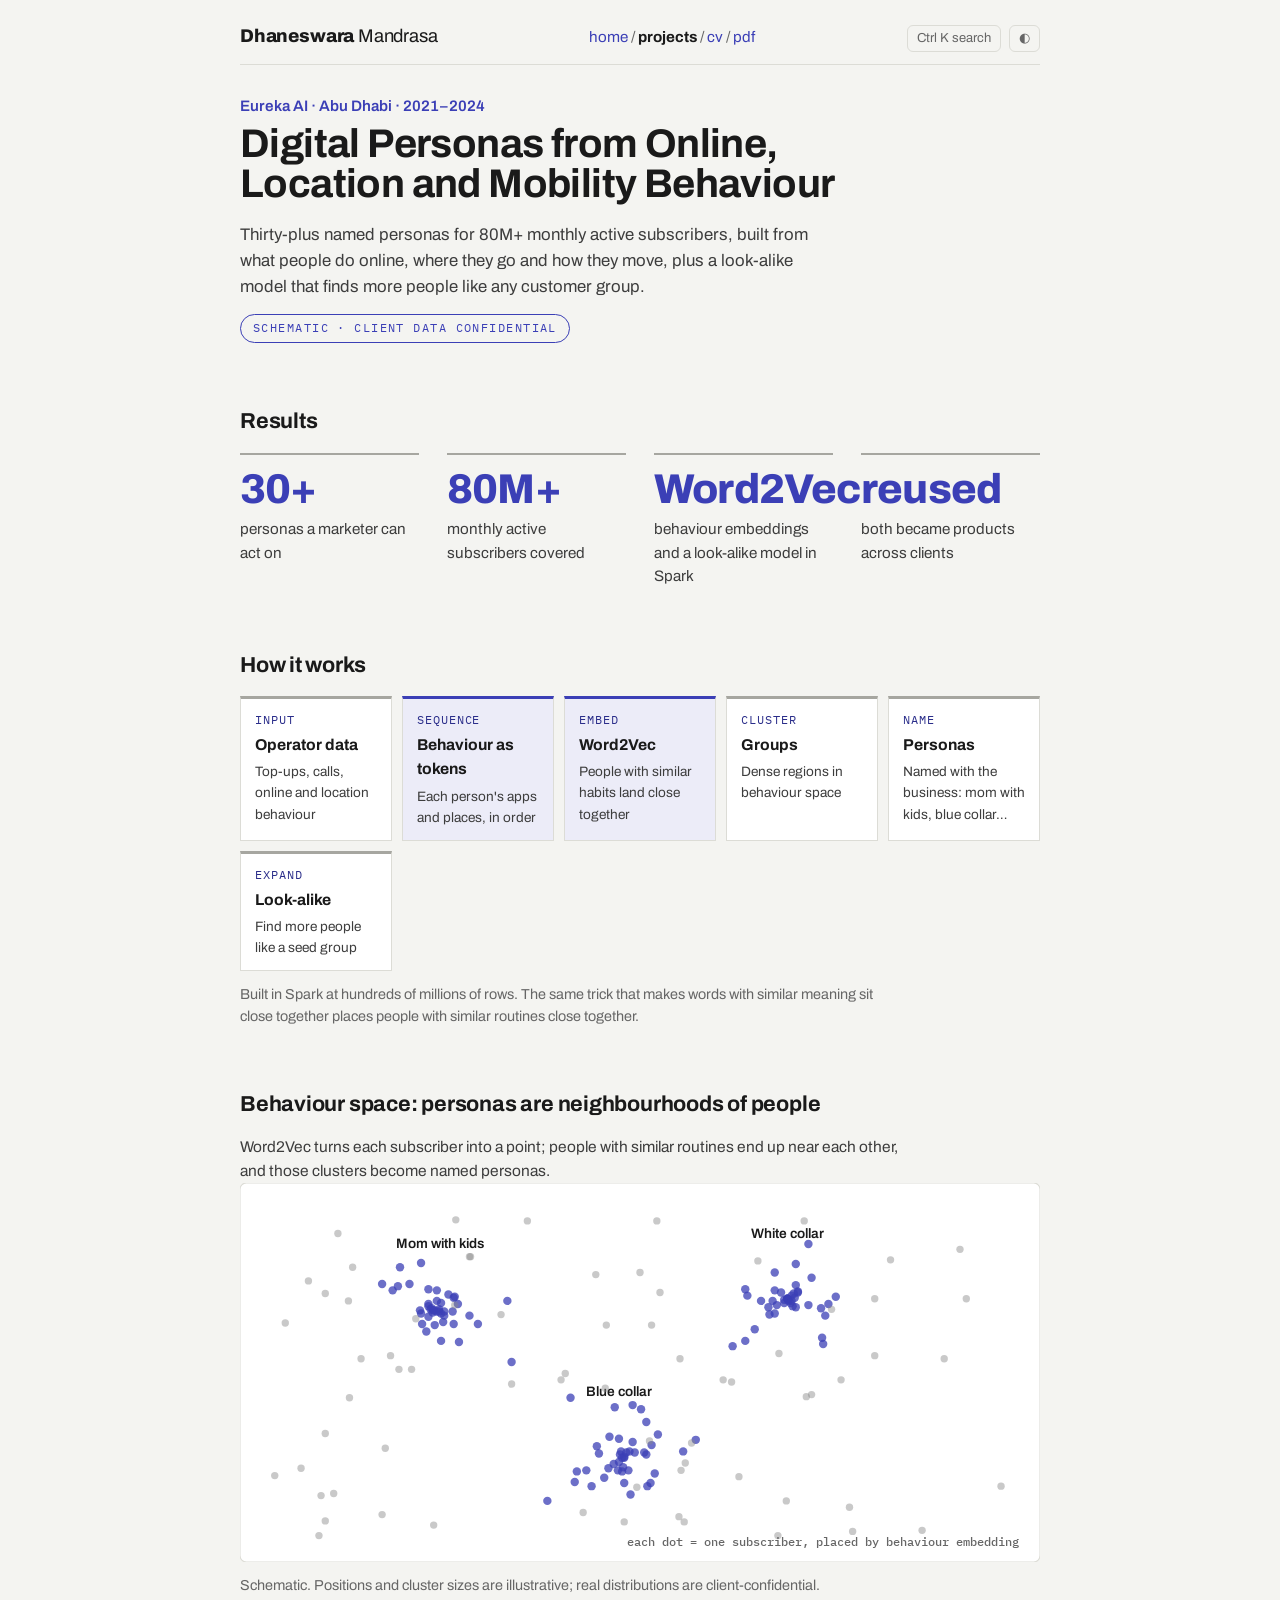
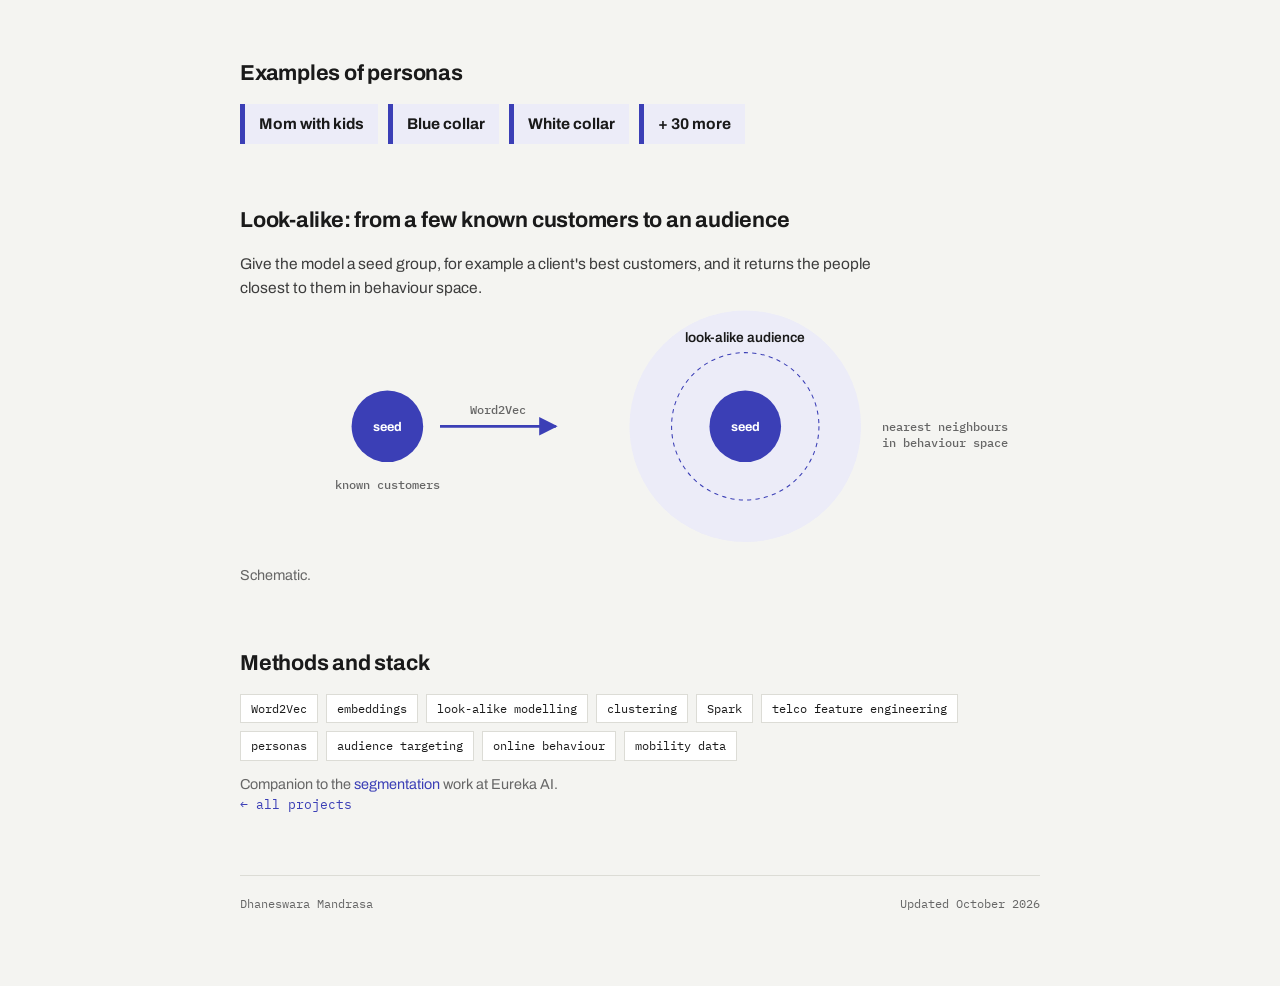
<file: project-personas.html>
<!doctype html><html lang="en"><head><meta charset="utf-8">
<script>(function(){var h=location.hostname;if(/github\.io$/.test(h)){var p=location.pathname.replace(/\.html$/,'').replace(/\/index$/,'/');location.replace('https://dhaneswara-mandrasa.vercel.app'+(p||'/')+location.search+location.hash);}})();</script><meta name="viewport" content="width=device-width,initial-scale=1">
<title>Digital Personas from Online, Location and Mobility Behaviour · Dhaneswara Mandrasa</title><meta name="description" content="Word2Vec personas such as mom with kids, blue collar and white collar for 80M+ telecom subscribers.">
<meta property="og:title" content="Digital Personas from Online, Location and Mobility Behaviour · Dhaneswara Mandrasa"><meta property="og:description" content="Word2Vec personas such as mom with kids, blue collar and white collar for 80M+ telecom subscribers."><meta property="og:image" content="https://dhaneswara-mandrasa.vercel.app/showreel-poster.jpg">
<link rel="stylesheet" href="https://fonts.googleapis.com/css2?family=Archivo:wght@400;500;700;800&family=IBM+Plex+Mono:wght@400;500&display=swap">
<style>
/* Layout: one narrow reading column, a to-scale career timeline as the only graphic, mono for dates and numbers. */
:root {
  --bg: #f4f4f1; --surface: #ffffff; --fg: #1a1a1a; --ink2: #3d3d3d; --muted: #666666; --rule: #a6a6a0; --line: #dcdcd6;
  --accent: #3b3fb6; --deep: #2a2d8a; --accent-soft: #ececf8; --bar: #888888;
  --display: "Archivo", -apple-system, "Helvetica Neue", Arial, sans-serif;
  --body: "Archivo", -apple-system, "Helvetica Neue", Arial, sans-serif;
  --mono: "IBM Plex Mono", ui-monospace, Menlo, monospace;
}
@media (prefers-color-scheme: dark) {
  :root:not([data-theme="light"]) {
    --bg: #15161c; --surface: #1d1e26; --fg: #ececf0; --ink2: #c9cad2; --muted: #9a9ba6; --rule: #4a4b55; --line: #2c2d36;
    --accent: #9a9df0; --deep: #c9cbf0; --accent-soft: #262852; --bar: #7c7d88; color-scheme: dark;
  }
}
:root[data-theme="dark"] {
  --bg: #15161c; --surface: #1d1e26; --fg: #ececf0; --ink2: #c9cad2; --muted: #9a9ba6; --rule: #4a4b55; --line: #2c2d36;
  --accent: #9a9df0; --deep: #c9cbf0; --accent-soft: #262852; --bar: #7c7d88; color-scheme: dark;
}
* { box-sizing: border-box; }
body { background: var(--bg); color: var(--fg); font-family: var(--body); font-size: 16.5px; line-height: 1.55; padding-inline: 16px; padding-block: 0 72px; margin: 0; }
main { max-width: 860px; margin: 56px auto 0; display: flex; flex-direction: column; gap: 60px; }
a { color: var(--accent); text-underline-offset: 3px; }
a:focus-visible, button:focus-visible { outline: 2px solid var(--accent); outline-offset: 3px; }
h1, h2, h3, p, ul, dl, dd { margin: 0; }
.cover { background: #3b3fb6; color: #fff; margin-inline: -16px; padding: 64px 16px 48px; }
.cover .in { max-width: 860px; margin: 0 auto; }
.kick { font-size: 0.85rem; font-weight: 700; letter-spacing: 0.1em; text-transform: uppercase; color: #c9cbf0; }
.cover .contact, .cover .contact a, .cover .contact button { color: #e4e5fa; }
.cover .status { background: #fff; color: #2a2d8a; }
.top h1 { font-family: var(--display); font-weight: 800; font-size: clamp(2.4rem, 7.5vw, 4.4rem); line-height: 1.0; letter-spacing: -0.02em; margin-top: 14px; text-wrap: balance; }
.role { margin-top: 18px; font-size: 1.2rem; color: #fff; max-width: 34em; text-wrap: pretty; }
.contact { margin-top: 22px; display: flex; flex-wrap: wrap; gap: 8px 22px; font-family: var(--mono); font-size: 0.82rem; color: var(--muted); }
.contact span, .contact a { min-width: 0; overflow-wrap: anywhere; }
.contact button { font: inherit; color: var(--accent); background: none; border: 0; padding: 0; cursor: pointer; text-decoration: underline; text-underline-offset: 3px; }
.status { display: inline-block; margin-top: 18px; padding: 5px 12px; border-radius: 999px; font-weight: 500; background: var(--accent-soft); color: var(--accent); font-family: var(--mono); font-size: 0.78rem; }
h2 { font-family: var(--body); font-weight: 700; font-size: 0.85rem; letter-spacing: 0.1em; text-transform: uppercase; color: var(--accent); padding-bottom: 12px; border-bottom: 1px solid var(--line); margin-bottom: 26px; }
.summary p { max-width: 44em; text-wrap: pretty; }
.results { display: grid; grid-template-columns: repeat(auto-fit, minmax(160px, 1fr)); gap: 24px 28px; }
.res { display: flex; flex-direction: column; gap: 8px; min-width: 0; border-top: 2.5px solid var(--rule); padding-top: 14px; }
.num { font-family: var(--display); font-weight: 800; letter-spacing: -0.02em; font-size: 2.6rem; line-height: 1; color: var(--accent); font-variant-numeric: tabular-nums; }
.cap { font-size: 0.95rem; color: var(--ink2); }
.chart { overflow-x: auto; }
video.reel { width: 100%; height: auto; display: block; background: #000; }
.chart svg { display: block; min-width: 620px; width: 100%; height: auto; }
.chart .grid { stroke: var(--line); stroke-width: 1; }
.chart .tick { fill: var(--muted); font: 500 10px var(--mono); }
.chart .lab { fill: var(--fg); font: 400 12px var(--body); }
.chart .bar.work { fill: var(--bar); }
.chart .bar.study { fill: var(--accent); }
.chart .now { stroke: var(--accent); stroke-width: 1.5; stroke-dasharray: 3 3; }
.legend { margin-top: 10px; font-family: var(--mono); font-size: 0.75rem; color: var(--muted); display: flex; gap: 8px 20px; flex-wrap: wrap; }
.legend i { display: inline-block; width: 10px; height: 10px; border-radius: 2px; margin-right: 6px; vertical-align: -1px; }
.job + .job { margin-top: 34px; }
.job-head { display: flex; justify-content: space-between; align-items: baseline; gap: 6px 20px; flex-wrap: wrap; }
.job h3 { font-size: 1.2rem; font-weight: 700; }
.dates { font-family: var(--mono); font-size: 0.8rem; color: var(--muted); }
.org { color: var(--muted); font-size: 0.95rem; margin-top: 2px; }
.job ul, .thesis ul { color: var(--ink2); }
.job ul { margin-top: 10px; padding-left: 1.1em; display: flex; flex-direction: column; gap: 6px; max-width: 46em; }
.job li::marker { color: var(--accent); }
.thesis ul { padding-left: 1.1em; display: flex; flex-direction: column; gap: 8px; max-width: 46em; }
.thesis li::marker { color: var(--accent); }
.thesis .lede { max-width: 44em; margin-bottom: 26px; text-wrap: pretty; }
.thesis h3 { font-size: 1.1rem; font-weight: 600; }
.thesis .where { color: var(--muted); font-size: 0.95rem; margin-bottom: 12px; }
.edu { display: flex; flex-direction: column; gap: 18px; }
.edu-row { display: flex; justify-content: space-between; gap: 4px 20px; flex-wrap: wrap; }
.edu-row strong { font-weight: 600; }
.edu-row .sub { color: var(--ink2); font-size: 0.95rem; display: block; }
.edu-row .sub.small { color: var(--muted); font-size: 0.85rem; }
dl.skills { display: flex; flex-direction: column; gap: 14px; }
.sk { display: grid; grid-template-columns: 200px 1fr; gap: 2px 24px; }
.sk dt { font-weight: 700; color: var(--deep); }
.sk dd { color: var(--ink2); min-width: 0; }
footer { font-family: var(--mono); font-size: 0.78rem; color: var(--muted); display: flex; justify-content: space-between; flex-wrap: wrap; gap: 8px 20px; border-top: 1px solid var(--line); padding-top: 18px; }
@media (max-width: 600px) { .sk { grid-template-columns: 1fr; } body { padding-block: 32px 56px; } }
@media print { body { padding: 0; } }
</style>
<style>
.nav { display:flex; gap:22px; font-size:0.95rem; font-weight:700; margin-bottom:34px; flex-wrap:wrap; }
.nav a { color:#c9cbf0; text-decoration:none; padding-bottom:4px; border-bottom:2px solid transparent; }
.nav a:hover, .nav a.on { color:#fff; border-bottom-color:#fff; }
.hero { display:grid; grid-template-columns: 1fr 190px; gap:24px 40px; align-items:start; }
.hero img { width:190px; height:190px; object-fit:cover; border:3px solid #fff; display:block; }
@media (max-width:640px){ .hero { grid-template-columns:1fr; } .hero img { width:120px; height:120px; grid-row:1; } }
.now { font-family:var(--mono); font-size:0.85rem; color:var(--ink2); border-left:3px solid var(--accent); padding:6px 0 6px 14px; }
.cards { display:grid; grid-template-columns:repeat(auto-fit,minmax(300px,1fr)); gap:34px 32px; }
.card {  display:flex; flex-direction:column; gap:10px; min-width:0; }
.card .fig { background:var(--surface); border:1px solid var(--line); aspect-ratio:16/9; display:flex; align-items:center; justify-content:center; overflow:hidden; }
.card .fig svg, .card .fig img { width:100%; height:100%; display:block; object-fit:cover; }
.card .lab { font-size:0.78rem; font-weight:700; letter-spacing:0.1em; text-transform:uppercase; color:var(--deep); }
.card h3 { font-size:1.2rem; font-weight:700; line-height:1.25; }
.card p { color:var(--ink2); font-size:0.97rem; }
.card .links { font-family:var(--mono); font-size:0.8rem; color:var(--muted); display:flex; gap:16px; flex-wrap:wrap; }
.fig text { font-family: Archivo, Arial, sans-serif; }
.more { font-weight:700; }
</style>

<style>
.back { font-family:var(--mono); font-size:0.82rem; }
.pre { display:inline-block; margin-top:14px; padding:4px 12px; border:1.5px solid #fff; border-radius:999px; font-family:var(--mono); font-size:0.75rem; letter-spacing:0.12em; color:#fff; }
video.hero-vid { width:100%; height:auto; display:block; border:1px solid var(--line); background:var(--surface); }
.lede { max-width:44em; color:var(--ink2); text-wrap:pretty; }
.fig-cap { margin-top:12px; font-size:0.9rem; color:var(--muted); max-width:46em; text-wrap:pretty; }
.fig-cap b { color:var(--ink2); }
.plot { overflow-x:auto; } .plot svg { display:block; width:100%; min-width:560px; height:auto; overflow:visible; }
.plot .grid { stroke:var(--line); stroke-width:1; }
.plot .zero { stroke:var(--fg); stroke-width:1.5; }
.plot .tick { fill:var(--muted); font:500 11px var(--mono); }
.plot .lab { fill:var(--fg); font:500 12.5px var(--body); }
.plot .band { fill:var(--accent); opacity:0.16; }
.plot .ln { fill:none; stroke:var(--accent); stroke-width:2.5; stroke-linejoin:round; }
.plot .dot { fill:var(--surface); stroke:var(--accent); stroke-width:2; }
.plot .dot:hover, .plot .dot.on { fill:var(--accent); }
.plot .shade { fill:var(--accent-soft); }
.plot .toll { stroke:var(--accent); stroke-width:1.5; stroke-dasharray:5 4; }
.plot .note { fill:var(--accent); font:700 12px var(--body); }
.plot .s-z { fill:var(--accent); } .plot .s-w { fill:#9a9df0; } .plot .s-m { fill:var(--bar); } .plot .s-e { fill:var(--line); }
.plot .thr { stroke:var(--fg); stroke-width:1.5; stroke-dasharray:4 4; }
.plot .gdot { fill:var(--accent); } .plot .gdot.low { fill:var(--surface); stroke:var(--accent); stroke-width:2; }
.legend { display:flex; flex-wrap:wrap; gap:6px 18px; margin-bottom:12px; font-size:0.85rem; color:var(--ink2); }
.legend i { display:inline-block; width:12px; height:12px; margin-right:6px; vertical-align:-1px; }
.tip { font-family:var(--mono); font-size:0.82rem; color:var(--ink2); min-height:1.4em; margin-top:8px; }
.pipe { display:grid; grid-template-columns:repeat(auto-fit,minmax(150px,1fr)); gap:10px; counter-reset:s; }
.step { background:var(--surface); border:1px solid var(--line); border-top:3px solid var(--rule); padding:12px 14px; display:flex; flex-direction:column; gap:4px; }
.step.llm { border-top-color:var(--accent); background:var(--accent-soft); }
.step.todo { border-style:dashed; border-top-style:dashed; opacity:0.85; }
.step b { font-size:0.98rem; } .step span { font-size:0.85rem; color:var(--ink2); }
.step em { font-style:normal; font-family:var(--mono); font-size:0.72rem; letter-spacing:0.08em; text-transform:uppercase; color:var(--deep); }
.status-list { list-style:none; padding:0; display:flex; flex-direction:column; gap:10px; }
.status-list li { display:grid; grid-template-columns:110px 1fr; gap:12px; align-items:baseline; }
.badge { font-family:var(--mono); font-size:0.72rem; letter-spacing:0.08em; text-transform:uppercase; padding:3px 8px; border-radius:4px; text-align:center; }
.badge.done { background:var(--accent); color:#fff; } .badge.wip { background:var(--accent-soft); color:var(--accent); } .badge.next { border:1px solid var(--rule); color:var(--muted); }
.tags { display:flex; flex-wrap:wrap; gap:8px; } .tags span { font-family:var(--mono); font-size:0.78rem; padding:4px 10px; border:1px solid var(--line); background:var(--surface); }
</style>
<style>
.tiles { display:grid; grid-template-columns:repeat(auto-fit,minmax(110px,1fr)); gap:8px; }
.tile { background:var(--surface); border:1px solid var(--line); border-top:3px solid var(--accent); padding:10px 12px; font-size:0.92rem; }
.tile small { display:block; font-family:var(--mono); font-size:0.72rem; color:var(--muted); }
.ctrl { display:flex; align-items:center; gap:12px; margin-top:10px; font-family:var(--mono); font-size:0.82rem; color:var(--ink2); flex-wrap:wrap; }
.ctrl input { flex:1; min-width:160px; accent-color:var(--accent); }
.evalgrid { display:grid; grid-template-columns:repeat(auto-fit,minmax(170px,1fr)); gap:10px; }
.ev { background:var(--surface); border:1px solid var(--line); padding:14px; display:flex; flex-direction:column; gap:6px; }
.ev.poc { border-color:var(--accent); background:var(--accent-soft); }
.ev b { font-size:1.05rem; } .ev span { font-size:0.85rem; color:var(--ink2); }
.plot .box { fill:var(--surface); stroke:var(--rule); stroke-width:1.5; } .plot .box.hl { fill:var(--accent-soft); stroke:var(--accent); }
.plot .bt { fill:var(--fg); font:700 13px var(--body); } .plot .bs { fill:var(--muted); font:500 10.5px var(--mono); }
.plot .conn { stroke:var(--accent); stroke-width:1.8; fill:none; }
.plot .g1 { fill:var(--accent); } .plot .g2 { fill:#7b7fd6; } .plot .g3 { fill:#b9bbea; }
.plot .wt { fill:#fff; font:700 12px var(--body); } .plot .wt.dk { fill:#2a2d8a; }
.plot .hov:hover { opacity:0.8; cursor:pointer; }
.plot .roc { fill:none; stroke:var(--accent); stroke-width:2.5; } .plot .diag { stroke:var(--rule); stroke-width:1.5; stroke-dasharray:5 4; }
.plot .area { fill:var(--accent); opacity:0.14; } .plot .cut { fill:var(--accent); stroke:var(--surface); stroke-width:2; }
.plot .slope { stroke:var(--accent); stroke-width:3; stroke-dasharray:6 5; } .plot .big { fill:var(--accent); font:800 26px var(--display); }
</style>
<link rel="stylesheet" href="theme.css">
<link rel="canonical" href="https://dhaneswara-mandrasa.vercel.app/project-personas">
<meta property="og:url" content="https://dhaneswara-mandrasa.vercel.app/project-personas">
<script src="site.js"></script>
<style>
.fig-svg { display:block; width:100%; height:auto; overflow:visible; }
.fig-svg .t { fill: var(--fg); font: 600 13px var(--body); } .fig-svg .s { fill: var(--muted); font: 500 11px var(--mono); }
.fig-svg .w { fill: #fff; font: 700 12px var(--body); }
.fig-svg .ax { stroke: var(--rule); stroke-width: 1.5; } .fig-svg .gl { stroke: var(--line); stroke-width: 1; }
.fig-svg .bone { stroke: var(--fg); stroke-width: 2; fill: none; } .fig-svg .rib { stroke: var(--rule); stroke-width: 1.5; }
.fig-svg .acc { fill: var(--accent); } .fig-svg .soft { fill: var(--accent-soft); } .fig-svg .grey { fill: var(--bar); }
.fig-svg .card { fill: var(--surface); stroke: var(--line); } .fig-svg .hlc { fill: var(--accent-soft); stroke: var(--accent); stroke-width: 2; }
.fig-svg .arr { stroke: var(--accent); stroke-width: 2.5; fill: none; marker-end: url(#ah); }
.chips2 { display:flex; flex-wrap:wrap; gap:10px; } .chips2 span { padding:8px 14px; background: var(--accent-soft); border-left: 5px solid var(--accent); font-weight:700; }
</style>
</head><body>
<header class="top cover"><div class="in"><nav class="crumb" aria-label="Site"><a class="me" href="index.html"><b>Dhaneswara</b> Mandrasa</a><span class="links"><a href="index.html">home</a> / <a href="projects.html" class=on>projects</a> / <a href="cv.html">cv</a> / <a href="Dhaneswara_Mandrasa_CV.pdf">pdf</a></span><span data-tools></span></nav><p class="kick">Eureka AI · Abu Dhabi · 2021–2024</p><h1>Digital Personas from Online, Location and Mobility Behaviour</h1><p class="role">Thirty-plus named personas for 80M+ monthly active subscribers, built from what people do online, where they go and how they move, plus a look-alike model that finds more people like any customer group.</p><span class="pre">SCHEMATIC · CLIENT DATA CONFIDENTIAL</span></div></header>
<main>
<section aria-labelledby="h-num"><h2 id="h-num">Results</h2><div class="results"><div class="res"><span class="num">30+</span><span class="cap">personas a marketer can act on</span></div><div class="res"><span class="num">80M+</span><span class="cap">monthly active subscribers covered</span></div><div class="res"><span class="num">Word2Vec</span><span class="cap">behaviour embeddings and a look-alike model in Spark</span></div><div class="res"><span class="num">reused</span><span class="cap">both became products across clients</span></div></div></section>
<section aria-labelledby="h-how"><h2 id="h-how">How it works</h2><div class="pipe"><div class="step"><em>Input</em><b>Operator data</b><span>Top-ups, calls, online and location behaviour</span></div><div class="step llm"><em>Sequence</em><b>Behaviour as tokens</b><span>Each person's apps and places, in order</span></div><div class="step llm"><em>Embed</em><b>Word2Vec</b><span>People with similar habits land close together</span></div><div class="step"><em>Cluster</em><b>Groups</b><span>Dense regions in behaviour space</span></div><div class="step"><em>Name</em><b>Personas</b><span>Named with the business: mom with kids, blue collar…</span></div><div class="step"><em>Expand</em><b>Look-alike</b><span>Find more people like a seed group</span></div></div><p class="fig-cap">Built in Spark at hundreds of millions of rows. The same trick that makes words with similar meaning sit close together places people with similar routines close together.</p></section>
<section aria-labelledby="h-map"><h2 id="h-map">Behaviour space: personas are neighbourhoods of people</h2><p class="lede">Word2Vec turns each subscriber into a point; people with similar routines end up near each other, and those clusters become named personas.</p><div class="plot"><svg class="fig-svg" viewBox="0 0 760 360"><defs><marker id="ah" viewBox="0 0 10 10" refX="9" refY="5" markerWidth="7" markerHeight="7" orient="auto-start-reverse"><path d="M0,0L10,5L0,10z" fill="var(--accent)"/></marker></defs><rect class="card" x="0" y="0" width="760" height="360" rx="6"/><circle cx="177" cy="141" r="4" class="acc" opacity=".75"/><circle cx="226" cy="134" r="4" class="acc" opacity=".75"/><circle cx="182" cy="119" r="4" class="acc" opacity=".75"/><circle cx="181" cy="120" r="4" class="acc" opacity=".75"/><circle cx="202" cy="122" r="4" class="acc" opacity=".75"/><circle cx="194" cy="122" r="4" class="acc" opacity=".75"/><circle cx="183" cy="123" r="4" class="acc" opacity=".75"/><circle cx="193" cy="132" r="4" class="acc" opacity=".75"/><circle cx="161" cy="96" r="4" class="acc" opacity=".75"/><circle cx="179" cy="127" r="4" class="acc" opacity=".75"/><circle cx="254" cy="112" r="4" class="acc" opacity=".75"/><circle cx="185" cy="135" r="4" class="acc" opacity=".75"/><circle cx="203" cy="134" r="4" class="acc" opacity=".75"/><circle cx="198" cy="106" r="4" class="acc" opacity=".75"/><circle cx="208" cy="151" r="4" class="acc" opacity=".75"/><circle cx="173" cy="134" r="4" class="acc" opacity=".75"/><circle cx="179" cy="117" r="4" class="acc" opacity=".75"/><circle cx="191" cy="124" r="4" class="acc" opacity=".75"/><circle cx="179" cy="101" r="4" class="acc" opacity=".75"/><circle cx="179" cy="115" r="4" class="acc" opacity=".75"/><circle cx="172" cy="124" r="4" class="acc" opacity=".75"/><circle cx="172" cy="76" r="4" class="acc" opacity=".75"/><circle cx="191" cy="150" r="4" class="acc" opacity=".75"/><circle cx="203" cy="109" r="4" class="acc" opacity=".75"/><circle cx="187" cy="102" r="4" class="acc" opacity=".75"/><circle cx="258" cy="170" r="4" class="acc" opacity=".75"/><circle cx="189" cy="120" r="4" class="acc" opacity=".75"/><circle cx="171" cy="121" r="4" class="acc" opacity=".75"/><circle cx="218" cy="126" r="4" class="acc" opacity=".75"/><circle cx="145" cy="102" r="4" class="acc" opacity=".75"/><circle cx="204" cy="108" r="4" class="acc" opacity=".75"/><circle cx="150" cy="98" r="4" class="acc" opacity=".75"/><circle cx="135" cy="96" r="4" class="acc" opacity=".75"/><circle cx="207" cy="115" r="4" class="acc" opacity=".75"/><circle cx="184" cy="121" r="4" class="acc" opacity=".75"/><circle cx="187" cy="112" r="4" class="acc" opacity=".75"/><circle cx="152" cy="80" r="4" class="acc" opacity=".75"/><circle cx="189" cy="122" r="4" class="acc" opacity=".75"/><circle cx="187" cy="122" r="4" class="acc" opacity=".75"/><circle cx="184" cy="121" r="4" class="acc" opacity=".75"/><circle cx="194" cy="126" r="4" class="acc" opacity=".75"/><circle cx="191" cy="114" r="4" class="acc" opacity=".75"/><text class="t" x="190" y="62" text-anchor="middle">Mom with kids</text><circle cx="520" cy="110" r="4" class="acc" opacity=".75"/><circle cx="543" cy="90" r="4" class="acc" opacity=".75"/><circle cx="556" cy="126" r="4" class="acc" opacity=".75"/><circle cx="530" cy="103" r="4" class="acc" opacity=".75"/><circle cx="528" cy="97" r="4" class="acc" opacity=".75"/><circle cx="502" cy="118" r="4" class="acc" opacity=".75"/><circle cx="480" cy="150" r="4" class="acc" opacity=".75"/><circle cx="553" cy="147" r="4" class="acc" opacity=".75"/><circle cx="521" cy="112" r="4" class="acc" opacity=".75"/><circle cx="495" cy="112" r="4" class="acc" opacity=".75"/><circle cx="520" cy="110" r="4" class="acc" opacity=".75"/><circle cx="517" cy="111" r="4" class="acc" opacity=".75"/><circle cx="468" cy="155" r="4" class="acc" opacity=".75"/><circle cx="508" cy="85" r="4" class="acc" opacity=".75"/><circle cx="482" cy="107" r="4" class="acc" opacity=".75"/><circle cx="552" cy="119" r="4" class="acc" opacity=".75"/><circle cx="530" cy="104" r="4" class="acc" opacity=".75"/><circle cx="540" cy="58" r="4" class="acc" opacity=".75"/><circle cx="510" cy="116" r="4" class="acc" opacity=".75"/><circle cx="514" cy="104" r="4" class="acc" opacity=".75"/><circle cx="540" cy="116" r="4" class="acc" opacity=".75"/><circle cx="525" cy="117" r="4" class="acc" opacity=".75"/><circle cx="520" cy="110" r="4" class="acc" opacity=".75"/><circle cx="520" cy="110" r="4" class="acc" opacity=".75"/><circle cx="524" cy="112" r="4" class="acc" opacity=".75"/><circle cx="524" cy="107" r="4" class="acc" opacity=".75"/><circle cx="508" cy="102" r="4" class="acc" opacity=".75"/><circle cx="508" cy="124" r="4" class="acc" opacity=".75"/><circle cx="489" cy="139" r="4" class="acc" opacity=".75"/><circle cx="566" cy="108" r="4" class="acc" opacity=".75"/><circle cx="506" cy="112" r="4" class="acc" opacity=".75"/><circle cx="521" cy="111" r="4" class="acc" opacity=".75"/><circle cx="517" cy="114" r="4" class="acc" opacity=".75"/><circle cx="554" cy="153" r="4" class="acc" opacity=".75"/><circle cx="559" cy="115" r="4" class="acc" opacity=".75"/><circle cx="528" cy="118" r="4" class="acc" opacity=".75"/><circle cx="480" cy="101" r="4" class="acc" opacity=".75"/><circle cx="527" cy="109" r="4" class="acc" opacity=".75"/><circle cx="526" cy="105" r="4" class="acc" opacity=".75"/><circle cx="503" cy="125" r="4" class="acc" opacity=".75"/><circle cx="523" cy="114" r="4" class="acc" opacity=".75"/><circle cx="528" cy="77" r="4" class="acc" opacity=".75"/><text class="t" x="520" y="52" text-anchor="middle">White collar</text><circle cx="355" cy="267" r="4" class="acc" opacity=".75"/><circle cx="421" cy="255" r="4" class="acc" opacity=".75"/><circle cx="373" cy="246" r="4" class="acc" opacity=".75"/><circle cx="356" cy="213" r="4" class="acc" opacity=".75"/><circle cx="365" cy="285" r="4" class="acc" opacity=".75"/><circle cx="363" cy="261" r="4" class="acc" opacity=".75"/><circle cx="365" cy="261" r="4" class="acc" opacity=".75"/><circle cx="351" cy="241" r="4" class="acc" opacity=".75"/><circle cx="433" cy="244" r="4" class="acc" opacity=".75"/><circle cx="386" cy="258" r="4" class="acc" opacity=".75"/><circle cx="375" cy="256" r="4" class="acc" opacity=".75"/><circle cx="363" cy="274" r="4" class="acc" opacity=".75"/><circle cx="364" cy="270" r="4" class="acc" opacity=".75"/><circle cx="397" cy="239" r="4" class="acc" opacity=".75"/><circle cx="386" cy="227" r="4" class="acc" opacity=".75"/><circle cx="362" cy="255" r="4" class="acc" opacity=".75"/><circle cx="394" cy="276" r="4" class="acc" opacity=".75"/><circle cx="373" cy="211" r="4" class="acc" opacity=".75"/><circle cx="360" cy="243" r="4" class="acc" opacity=".75"/><circle cx="361" cy="258" r="4" class="acc" opacity=".75"/><circle cx="346" cy="280" r="4" class="acc" opacity=".75"/><circle cx="292" cy="302" r="4" class="acc" opacity=".75"/><circle cx="318" cy="284" r="4" class="acc" opacity=".75"/><circle cx="369" cy="273" r="4" class="acc" opacity=".75"/><circle cx="390" cy="285" r="4" class="acc" opacity=".75"/><circle cx="381" cy="215" r="4" class="acc" opacity=".75"/><circle cx="387" cy="288" r="4" class="acc" opacity=".75"/><circle cx="314" cy="204" r="4" class="acc" opacity=".75"/><circle cx="350" cy="271" r="4" class="acc" opacity=".75"/><circle cx="365" cy="260" r="4" class="acc" opacity=".75"/><circle cx="384" cy="256" r="4" class="acc" opacity=".75"/><circle cx="391" cy="249" r="4" class="acc" opacity=".75"/><circle cx="320" cy="274" r="4" class="acc" opacity=".75"/><circle cx="371" cy="296" r="4" class="acc" opacity=".75"/><circle cx="360" cy="265" r="4" class="acc" opacity=".75"/><circle cx="339" cy="250" r="4" class="acc" opacity=".75"/><circle cx="359" cy="273" r="4" class="acc" opacity=".75"/><circle cx="367" cy="256" r="4" class="acc" opacity=".75"/><circle cx="334" cy="288" r="4" class="acc" opacity=".75"/><circle cx="370" cy="255" r="4" class="acc" opacity=".75"/><circle cx="329" cy="273" r="4" class="acc" opacity=".75"/><circle cx="341" cy="257" r="4" class="acc" opacity=".75"/><text class="t" x="360" y="202" text-anchor="middle">Blue collar</text><circle cx="396" cy="36" r="3.5" class="grey" opacity=".45"/><circle cx="338" cy="87" r="3.5" class="grey" opacity=".45"/><circle cx="33" cy="278" r="3.5" class="grey" opacity=".45"/><circle cx="151" cy="177" r="3.5" class="grey" opacity=".45"/><circle cx="538" cy="203" r="3.5" class="grey" opacity=".45"/><circle cx="258" cy="191" r="3.5" class="grey" opacity=".45"/><circle cx="419" cy="273" r="3.5" class="grey" opacity=".45"/><circle cx="104" cy="204" r="3.5" class="grey" opacity=".45"/><circle cx="204" cy="116" r="3.5" class="grey" opacity=".45"/><circle cx="571" cy="187" r="3.5" class="grey" opacity=".45"/><circle cx="423" cy="266" r="3.5" class="grey" opacity=".45"/><circle cx="669" cy="167" r="3.5" class="grey" opacity=".45"/><circle cx="459" cy="187" r="3.5" class="grey" opacity=".45"/><circle cx="389" cy="245" r="3.5" class="grey" opacity=".45"/><circle cx="347" cy="195" r="3.5" class="grey" opacity=".45"/><circle cx="365" cy="322" r="3.5" class="grey" opacity=".45"/><circle cx="519" cy="302" r="3.5" class="grey" opacity=".45"/><circle cx="690" cy="110" r="3.5" class="grey" opacity=".45"/><circle cx="422" cy="322" r="3.5" class="grey" opacity=".45"/><circle cx="618" cy="73" r="3.5" class="grey" opacity=".45"/><circle cx="115" cy="167" r="3.5" class="grey" opacity=".45"/><circle cx="81" cy="105" r="3.5" class="grey" opacity=".45"/><circle cx="81" cy="238" r="3.5" class="grey" opacity=".45"/><circle cx="579" cy="308" r="3.5" class="grey" opacity=".45"/><circle cx="138" cy="252" r="3.5" class="grey" opacity=".45"/><circle cx="492" cy="74" r="3.5" class="grey" opacity=".45"/><circle cx="648" cy="330" r="3.5" class="grey" opacity=".45"/><circle cx="184" cy="325" r="3.5" class="grey" opacity=".45"/><circle cx="309" cy="181" r="3.5" class="grey" opacity=".45"/><circle cx="723" cy="288" r="3.5" class="grey" opacity=".45"/><circle cx="143" cy="164" r="3.5" class="grey" opacity=".45"/><circle cx="391" cy="135" r="3.5" class="grey" opacity=".45"/><circle cx="167" cy="129" r="3.5" class="grey" opacity=".45"/><circle cx="536" cy="36" r="3.5" class="grey" opacity=".45"/><circle cx="418" cy="167" r="3.5" class="grey" opacity=".45"/><circle cx="43" cy="133" r="3.5" class="grey" opacity=".45"/><circle cx="467" cy="189" r="3.5" class="grey" opacity=".45"/><circle cx="75" cy="335" r="3.5" class="grey" opacity=".45"/><circle cx="582" cy="331" r="3.5" class="grey" opacity=".45"/><circle cx="103" cy="112" r="3.5" class="grey" opacity=".45"/><circle cx="58" cy="271" r="3.5" class="grey" opacity=".45"/><circle cx="219" cy="70" r="3.5" class="grey" opacity=".45"/><circle cx="326" cy="313" r="3.5" class="grey" opacity=".45"/><circle cx="603" cy="110" r="3.5" class="grey" opacity=".45"/><circle cx="135" cy="315" r="3.5" class="grey" opacity=".45"/><circle cx="429" cy="247" r="3.5" class="grey" opacity=".45"/><circle cx="93" cy="48" r="3.5" class="grey" opacity=".45"/><circle cx="512" cy="162" r="3.5" class="grey" opacity=".45"/><circle cx="81" cy="321" r="3.5" class="grey" opacity=".45"/><circle cx="474" cy="279" r="3.5" class="grey" opacity=".45"/><circle cx="89" cy="295" r="3.5" class="grey" opacity=".45"/><circle cx="77" cy="297" r="3.5" class="grey" opacity=".45"/><circle cx="348" cy="135" r="3.5" class="grey" opacity=".45"/><circle cx="417" cy="317" r="3.5" class="grey" opacity=".45"/><circle cx="218" cy="70" r="3.5" class="grey" opacity=".45"/><circle cx="399" cy="104" r="3.5" class="grey" opacity=".45"/><circle cx="107" cy="80" r="3.5" class="grey" opacity=".45"/><circle cx="65" cy="93" r="3.5" class="grey" opacity=".45"/><circle cx="248" cy="125" r="3.5" class="grey" opacity=".45"/><circle cx="562" cy="120" r="3.5" class="grey" opacity=".45"/><circle cx="380" cy="85" r="3.5" class="grey" opacity=".45"/><circle cx="273" cy="36" r="3.5" class="grey" opacity=".45"/><circle cx="205" cy="35" r="3.5" class="grey" opacity=".45"/><circle cx="543" cy="201" r="3.5" class="grey" opacity=".45"/><circle cx="163" cy="177" r="3.5" class="grey" opacity=".45"/><circle cx="684" cy="63" r="3.5" class="grey" opacity=".45"/><circle cx="603" cy="164" r="3.5" class="grey" opacity=".45"/><circle cx="377" cy="289" r="3.5" class="grey" opacity=".45"/><circle cx="305" cy="187" r="3.5" class="grey" opacity=".45"/><circle cx="511" cy="335" r="3.5" class="grey" opacity=".45"/><text class="s" x="740" y="345" text-anchor="end">each dot = one subscriber, placed by behaviour embedding</text></svg></div><p class="fig-cap">Schematic. Positions and cluster sizes are illustrative; real distributions are client-confidential.</p></section>
<section aria-labelledby="h-p"><h2 id="h-p">Examples of personas</h2><div class="chips2"><span>Mom with kids</span><span>Blue collar</span><span>White collar</span><span>+ 30 more</span></div></section>
<section aria-labelledby="h-la"><h2 id="h-la">Look-alike: from a few known customers to an audience</h2><p class="lede">Give the model a seed group, for example a client's best customers, and it returns the people closest to them in behaviour space.</p><div class="plot"><svg class="fig-svg" viewBox="0 0 760 240"><defs><marker id="ah" viewBox="0 0 10 10" refX="9" refY="5" markerWidth="7" markerHeight="7" orient="auto-start-reverse"><path d="M0,0L10,5L0,10z" fill="var(--accent)"/></marker></defs><circle cx="140" cy="120" r="34" class="acc"/><text class="w" x="140" y="124" text-anchor="middle">seed</text><text class="s" x="140" y="180" text-anchor="middle">known customers</text><path class="arr" d="M190,120 L300,120"/><text class="s" x="245" y="108" text-anchor="middle">Word2Vec</text><circle cx="480" cy="120" r="110" class="soft"/><circle cx="480" cy="120" r="70" fill="none" stroke="var(--accent)" stroke-dasharray="4 4"/><circle cx="480" cy="120" r="34" class="acc"/><text class="w" x="480" y="124" text-anchor="middle">seed</text><text class="t" x="480" y="40" text-anchor="middle">look-alike audience</text><text class="s" x="610" y="124">nearest neighbours</text><text class="s" x="610" y="140">in behaviour space</text></svg></div><p class="fig-cap">Schematic.</p></section>
<section aria-labelledby="h-tags"><h2 id="h-tags">Methods and stack</h2><div class="tags"><span>Word2Vec</span><span>embeddings</span><span>look-alike modelling</span><span>clustering</span><span>Spark</span><span>telco feature engineering</span><span>personas</span><span>audience targeting</span><span>online behaviour</span><span>mobility data</span></div><p class="fig-cap">Companion to the <a href="project-segmentation.html">segmentation</a> work at Eureka AI.</p><p class="back"><a href="projects.html">← all projects</a></p></section>
<footer><span>Dhaneswara Mandrasa</span><span>Updated October 2026</span></footer>
</main>
</body></html>
</file>
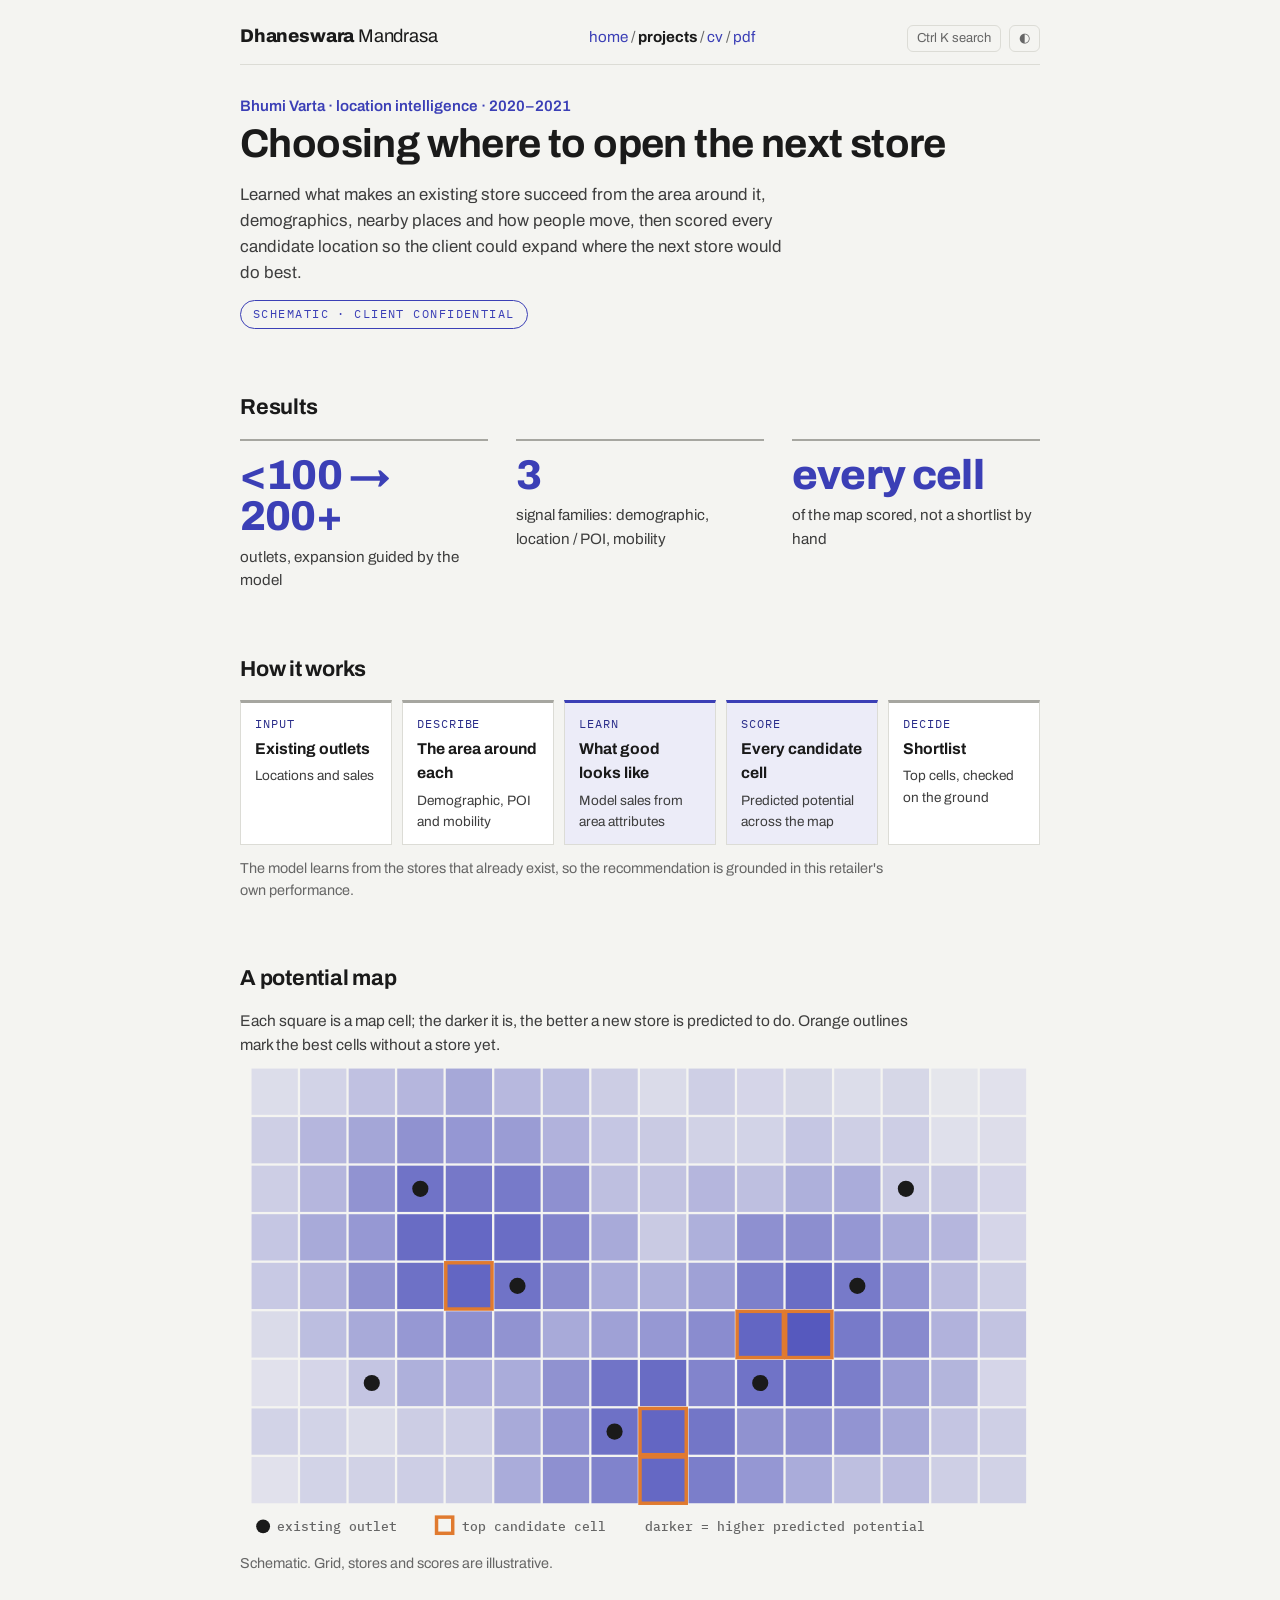
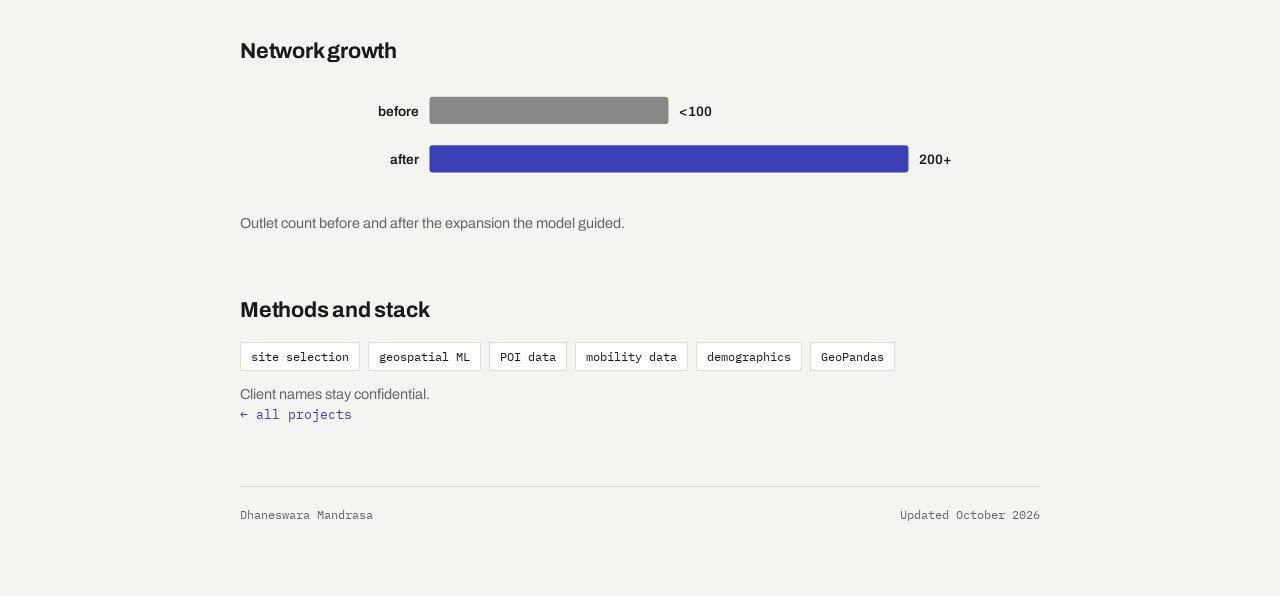
<file: project-retail-sites.html>
<!doctype html><html lang="en"><head><meta charset="utf-8">
<script>(function(){var h=location.hostname;if(/github\.io$/.test(h)){var p=location.pathname.replace(/\.html$/,'').replace(/\/index$/,'/');location.replace('https://dhaneswara-mandrasa.vercel.app'+(p||'/')+location.search+location.hash);}})();</script><meta name="viewport" content="width=device-width,initial-scale=1">
<title>Choosing where to open the next store · Dhaneswara Mandrasa</title><meta name="description" content="Spatial models on demographic, POI and mobility data that guided a retail network from under 100 to 200+ outlets.">
<meta property="og:title" content="Choosing where to open the next store · Dhaneswara Mandrasa"><meta property="og:description" content="Spatial models on demographic, POI and mobility data that guided a retail network from under 100 to 200+ outlets."><meta property="og:image" content="https://dhaneswara-mandrasa.vercel.app/showreel-poster.jpg">
<link rel="stylesheet" href="https://fonts.googleapis.com/css2?family=Archivo:wght@400;500;700;800&family=IBM+Plex+Mono:wght@400;500&display=swap">
<style>
/* Layout: one narrow reading column, a to-scale career timeline as the only graphic, mono for dates and numbers. */
:root {
  --bg: #f4f4f1; --surface: #ffffff; --fg: #1a1a1a; --ink2: #3d3d3d; --muted: #666666; --rule: #a6a6a0; --line: #dcdcd6;
  --accent: #3b3fb6; --deep: #2a2d8a; --accent-soft: #ececf8; --bar: #888888;
  --display: "Archivo", -apple-system, "Helvetica Neue", Arial, sans-serif;
  --body: "Archivo", -apple-system, "Helvetica Neue", Arial, sans-serif;
  --mono: "IBM Plex Mono", ui-monospace, Menlo, monospace;
}
@media (prefers-color-scheme: dark) {
  :root:not([data-theme="light"]) {
    --bg: #15161c; --surface: #1d1e26; --fg: #ececf0; --ink2: #c9cad2; --muted: #9a9ba6; --rule: #4a4b55; --line: #2c2d36;
    --accent: #9a9df0; --deep: #c9cbf0; --accent-soft: #262852; --bar: #7c7d88; color-scheme: dark;
  }
}
:root[data-theme="dark"] {
  --bg: #15161c; --surface: #1d1e26; --fg: #ececf0; --ink2: #c9cad2; --muted: #9a9ba6; --rule: #4a4b55; --line: #2c2d36;
  --accent: #9a9df0; --deep: #c9cbf0; --accent-soft: #262852; --bar: #7c7d88; color-scheme: dark;
}
* { box-sizing: border-box; }
body { background: var(--bg); color: var(--fg); font-family: var(--body); font-size: 16.5px; line-height: 1.55; padding-inline: 16px; padding-block: 0 72px; margin: 0; }
main { max-width: 860px; margin: 56px auto 0; display: flex; flex-direction: column; gap: 60px; }
a { color: var(--accent); text-underline-offset: 3px; }
a:focus-visible, button:focus-visible { outline: 2px solid var(--accent); outline-offset: 3px; }
h1, h2, h3, p, ul, dl, dd { margin: 0; }
.cover { background: #3b3fb6; color: #fff; margin-inline: -16px; padding: 64px 16px 48px; }
.cover .in { max-width: 860px; margin: 0 auto; }
.kick { font-size: 0.85rem; font-weight: 700; letter-spacing: 0.1em; text-transform: uppercase; color: #c9cbf0; }
.cover .contact, .cover .contact a, .cover .contact button { color: #e4e5fa; }
.cover .status { background: #fff; color: #2a2d8a; }
.top h1 { font-family: var(--display); font-weight: 800; font-size: clamp(2.4rem, 7.5vw, 4.4rem); line-height: 1.0; letter-spacing: -0.02em; margin-top: 14px; text-wrap: balance; }
.role { margin-top: 18px; font-size: 1.2rem; color: #fff; max-width: 34em; text-wrap: pretty; }
.contact { margin-top: 22px; display: flex; flex-wrap: wrap; gap: 8px 22px; font-family: var(--mono); font-size: 0.82rem; color: var(--muted); }
.contact span, .contact a { min-width: 0; overflow-wrap: anywhere; }
.contact button { font: inherit; color: var(--accent); background: none; border: 0; padding: 0; cursor: pointer; text-decoration: underline; text-underline-offset: 3px; }
.status { display: inline-block; margin-top: 18px; padding: 5px 12px; border-radius: 999px; font-weight: 500; background: var(--accent-soft); color: var(--accent); font-family: var(--mono); font-size: 0.78rem; }
h2 { font-family: var(--body); font-weight: 700; font-size: 0.85rem; letter-spacing: 0.1em; text-transform: uppercase; color: var(--accent); padding-bottom: 12px; border-bottom: 1px solid var(--line); margin-bottom: 26px; }
.summary p { max-width: 44em; text-wrap: pretty; }
.results { display: grid; grid-template-columns: repeat(auto-fit, minmax(160px, 1fr)); gap: 24px 28px; }
.res { display: flex; flex-direction: column; gap: 8px; min-width: 0; border-top: 2.5px solid var(--rule); padding-top: 14px; }
.num { font-family: var(--display); font-weight: 800; letter-spacing: -0.02em; font-size: 2.6rem; line-height: 1; color: var(--accent); font-variant-numeric: tabular-nums; }
.cap { font-size: 0.95rem; color: var(--ink2); }
.chart { overflow-x: auto; }
video.reel { width: 100%; height: auto; display: block; background: #000; }
.chart svg { display: block; min-width: 620px; width: 100%; height: auto; }
.chart .grid { stroke: var(--line); stroke-width: 1; }
.chart .tick { fill: var(--muted); font: 500 10px var(--mono); }
.chart .lab { fill: var(--fg); font: 400 12px var(--body); }
.chart .bar.work { fill: var(--bar); }
.chart .bar.study { fill: var(--accent); }
.chart .now { stroke: var(--accent); stroke-width: 1.5; stroke-dasharray: 3 3; }
.legend { margin-top: 10px; font-family: var(--mono); font-size: 0.75rem; color: var(--muted); display: flex; gap: 8px 20px; flex-wrap: wrap; }
.legend i { display: inline-block; width: 10px; height: 10px; border-radius: 2px; margin-right: 6px; vertical-align: -1px; }
.job + .job { margin-top: 34px; }
.job-head { display: flex; justify-content: space-between; align-items: baseline; gap: 6px 20px; flex-wrap: wrap; }
.job h3 { font-size: 1.2rem; font-weight: 700; }
.dates { font-family: var(--mono); font-size: 0.8rem; color: var(--muted); }
.org { color: var(--muted); font-size: 0.95rem; margin-top: 2px; }
.job ul, .thesis ul { color: var(--ink2); }
.job ul { margin-top: 10px; padding-left: 1.1em; display: flex; flex-direction: column; gap: 6px; max-width: 46em; }
.job li::marker { color: var(--accent); }
.thesis ul { padding-left: 1.1em; display: flex; flex-direction: column; gap: 8px; max-width: 46em; }
.thesis li::marker { color: var(--accent); }
.thesis .lede { max-width: 44em; margin-bottom: 26px; text-wrap: pretty; }
.thesis h3 { font-size: 1.1rem; font-weight: 600; }
.thesis .where { color: var(--muted); font-size: 0.95rem; margin-bottom: 12px; }
.edu { display: flex; flex-direction: column; gap: 18px; }
.edu-row { display: flex; justify-content: space-between; gap: 4px 20px; flex-wrap: wrap; }
.edu-row strong { font-weight: 600; }
.edu-row .sub { color: var(--ink2); font-size: 0.95rem; display: block; }
.edu-row .sub.small { color: var(--muted); font-size: 0.85rem; }
dl.skills { display: flex; flex-direction: column; gap: 14px; }
.sk { display: grid; grid-template-columns: 200px 1fr; gap: 2px 24px; }
.sk dt { font-weight: 700; color: var(--deep); }
.sk dd { color: var(--ink2); min-width: 0; }
footer { font-family: var(--mono); font-size: 0.78rem; color: var(--muted); display: flex; justify-content: space-between; flex-wrap: wrap; gap: 8px 20px; border-top: 1px solid var(--line); padding-top: 18px; }
@media (max-width: 600px) { .sk { grid-template-columns: 1fr; } body { padding-block: 32px 56px; } }
@media print { body { padding: 0; } }
</style>
<style>
.nav { display:flex; gap:22px; font-size:0.95rem; font-weight:700; margin-bottom:34px; flex-wrap:wrap; }
.nav a { color:#c9cbf0; text-decoration:none; padding-bottom:4px; border-bottom:2px solid transparent; }
.nav a:hover, .nav a.on { color:#fff; border-bottom-color:#fff; }
.hero { display:grid; grid-template-columns: 1fr 190px; gap:24px 40px; align-items:start; }
.hero img { width:190px; height:190px; object-fit:cover; border:3px solid #fff; display:block; }
@media (max-width:640px){ .hero { grid-template-columns:1fr; } .hero img { width:120px; height:120px; grid-row:1; } }
.now { font-family:var(--mono); font-size:0.85rem; color:var(--ink2); border-left:3px solid var(--accent); padding:6px 0 6px 14px; }
.cards { display:grid; grid-template-columns:repeat(auto-fit,minmax(300px,1fr)); gap:34px 32px; }
.card {  display:flex; flex-direction:column; gap:10px; min-width:0; }
.card .fig { background:var(--surface); border:1px solid var(--line); aspect-ratio:16/9; display:flex; align-items:center; justify-content:center; overflow:hidden; }
.card .fig svg, .card .fig img { width:100%; height:100%; display:block; object-fit:cover; }
.card .lab { font-size:0.78rem; font-weight:700; letter-spacing:0.1em; text-transform:uppercase; color:var(--deep); }
.card h3 { font-size:1.2rem; font-weight:700; line-height:1.25; }
.card p { color:var(--ink2); font-size:0.97rem; }
.card .links { font-family:var(--mono); font-size:0.8rem; color:var(--muted); display:flex; gap:16px; flex-wrap:wrap; }
.fig text { font-family: Archivo, Arial, sans-serif; }
.more { font-weight:700; }
</style>

<style>
.back { font-family:var(--mono); font-size:0.82rem; }
.pre { display:inline-block; margin-top:14px; padding:4px 12px; border:1.5px solid #fff; border-radius:999px; font-family:var(--mono); font-size:0.75rem; letter-spacing:0.12em; color:#fff; }
video.hero-vid { width:100%; height:auto; display:block; border:1px solid var(--line); background:var(--surface); }
.lede { max-width:44em; color:var(--ink2); text-wrap:pretty; }
.fig-cap { margin-top:12px; font-size:0.9rem; color:var(--muted); max-width:46em; text-wrap:pretty; }
.fig-cap b { color:var(--ink2); }
.plot { overflow-x:auto; } .plot svg { display:block; width:100%; min-width:560px; height:auto; overflow:visible; }
.plot .grid { stroke:var(--line); stroke-width:1; }
.plot .zero { stroke:var(--fg); stroke-width:1.5; }
.plot .tick { fill:var(--muted); font:500 11px var(--mono); }
.plot .lab { fill:var(--fg); font:500 12.5px var(--body); }
.plot .band { fill:var(--accent); opacity:0.16; }
.plot .ln { fill:none; stroke:var(--accent); stroke-width:2.5; stroke-linejoin:round; }
.plot .dot { fill:var(--surface); stroke:var(--accent); stroke-width:2; }
.plot .dot:hover, .plot .dot.on { fill:var(--accent); }
.plot .shade { fill:var(--accent-soft); }
.plot .toll { stroke:var(--accent); stroke-width:1.5; stroke-dasharray:5 4; }
.plot .note { fill:var(--accent); font:700 12px var(--body); }
.plot .s-z { fill:var(--accent); } .plot .s-w { fill:#9a9df0; } .plot .s-m { fill:var(--bar); } .plot .s-e { fill:var(--line); }
.plot .thr { stroke:var(--fg); stroke-width:1.5; stroke-dasharray:4 4; }
.plot .gdot { fill:var(--accent); } .plot .gdot.low { fill:var(--surface); stroke:var(--accent); stroke-width:2; }
.legend { display:flex; flex-wrap:wrap; gap:6px 18px; margin-bottom:12px; font-size:0.85rem; color:var(--ink2); }
.legend i { display:inline-block; width:12px; height:12px; margin-right:6px; vertical-align:-1px; }
.tip { font-family:var(--mono); font-size:0.82rem; color:var(--ink2); min-height:1.4em; margin-top:8px; }
.pipe { display:grid; grid-template-columns:repeat(auto-fit,minmax(150px,1fr)); gap:10px; counter-reset:s; }
.step { background:var(--surface); border:1px solid var(--line); border-top:3px solid var(--rule); padding:12px 14px; display:flex; flex-direction:column; gap:4px; }
.step.llm { border-top-color:var(--accent); background:var(--accent-soft); }
.step.todo { border-style:dashed; border-top-style:dashed; opacity:0.85; }
.step b { font-size:0.98rem; } .step span { font-size:0.85rem; color:var(--ink2); }
.step em { font-style:normal; font-family:var(--mono); font-size:0.72rem; letter-spacing:0.08em; text-transform:uppercase; color:var(--deep); }
.status-list { list-style:none; padding:0; display:flex; flex-direction:column; gap:10px; }
.status-list li { display:grid; grid-template-columns:110px 1fr; gap:12px; align-items:baseline; }
.badge { font-family:var(--mono); font-size:0.72rem; letter-spacing:0.08em; text-transform:uppercase; padding:3px 8px; border-radius:4px; text-align:center; }
.badge.done { background:var(--accent); color:#fff; } .badge.wip { background:var(--accent-soft); color:var(--accent); } .badge.next { border:1px solid var(--rule); color:var(--muted); }
.tags { display:flex; flex-wrap:wrap; gap:8px; } .tags span { font-family:var(--mono); font-size:0.78rem; padding:4px 10px; border:1px solid var(--line); background:var(--surface); }
</style>
<style>
.tiles { display:grid; grid-template-columns:repeat(auto-fit,minmax(110px,1fr)); gap:8px; }
.tile { background:var(--surface); border:1px solid var(--line); border-top:3px solid var(--accent); padding:10px 12px; font-size:0.92rem; }
.tile small { display:block; font-family:var(--mono); font-size:0.72rem; color:var(--muted); }
.ctrl { display:flex; align-items:center; gap:12px; margin-top:10px; font-family:var(--mono); font-size:0.82rem; color:var(--ink2); flex-wrap:wrap; }
.ctrl input { flex:1; min-width:160px; accent-color:var(--accent); }
.evalgrid { display:grid; grid-template-columns:repeat(auto-fit,minmax(170px,1fr)); gap:10px; }
.ev { background:var(--surface); border:1px solid var(--line); padding:14px; display:flex; flex-direction:column; gap:6px; }
.ev.poc { border-color:var(--accent); background:var(--accent-soft); }
.ev b { font-size:1.05rem; } .ev span { font-size:0.85rem; color:var(--ink2); }
.plot .box { fill:var(--surface); stroke:var(--rule); stroke-width:1.5; } .plot .box.hl { fill:var(--accent-soft); stroke:var(--accent); }
.plot .bt { fill:var(--fg); font:700 13px var(--body); } .plot .bs { fill:var(--muted); font:500 10.5px var(--mono); }
.plot .conn { stroke:var(--accent); stroke-width:1.8; fill:none; }
.plot .g1 { fill:var(--accent); } .plot .g2 { fill:#7b7fd6; } .plot .g3 { fill:#b9bbea; }
.plot .wt { fill:#fff; font:700 12px var(--body); } .plot .wt.dk { fill:#2a2d8a; }
.plot .hov:hover { opacity:0.8; cursor:pointer; }
.plot .roc { fill:none; stroke:var(--accent); stroke-width:2.5; } .plot .diag { stroke:var(--rule); stroke-width:1.5; stroke-dasharray:5 4; }
.plot .area { fill:var(--accent); opacity:0.14; } .plot .cut { fill:var(--accent); stroke:var(--surface); stroke-width:2; }
.plot .slope { stroke:var(--accent); stroke-width:3; stroke-dasharray:6 5; } .plot .big { fill:var(--accent); font:800 26px var(--display); }
</style>
<link rel="stylesheet" href="theme.css">
<link rel="canonical" href="https://dhaneswara-mandrasa.vercel.app/project-retail-sites">
<meta property="og:url" content="https://dhaneswara-mandrasa.vercel.app/project-retail-sites">
<script src="site.js"></script>
<style>
.fig-svg { display:block; width:100%; height:auto; overflow:visible; }
.fig-svg .t { fill: var(--fg); font: 600 13px var(--body); } .fig-svg .s { fill: var(--muted); font: 500 11px var(--mono); }
.fig-svg .w { fill: #fff; font: 700 12px var(--body); }
.fig-svg .ax { stroke: var(--rule); stroke-width: 1.5; } .fig-svg .gl { stroke: var(--line); stroke-width: 1; }
.fig-svg .bone { stroke: var(--fg); stroke-width: 2; fill: none; } .fig-svg .rib { stroke: var(--rule); stroke-width: 1.5; }
.fig-svg .acc { fill: var(--accent); } .fig-svg .soft { fill: var(--accent-soft); } .fig-svg .grey { fill: var(--bar); }
.fig-svg .card { fill: var(--surface); stroke: var(--line); } .fig-svg .hlc { fill: var(--accent-soft); stroke: var(--accent); stroke-width: 2; }
.fig-svg .arr { stroke: var(--accent); stroke-width: 2.5; fill: none; marker-end: url(#ah); }
.chips2 { display:flex; flex-wrap:wrap; gap:10px; } .chips2 span { padding:8px 14px; background: var(--accent-soft); border-left: 5px solid var(--accent); font-weight:700; }
</style>
</head><body>
<header class="top cover"><div class="in"><nav class="crumb" aria-label="Site"><a class="me" href="index.html"><b>Dhaneswara</b> Mandrasa</a><span class="links"><a href="index.html">home</a> / <a href="projects.html" class=on>projects</a> / <a href="cv.html">cv</a> / <a href="Dhaneswara_Mandrasa_CV.pdf">pdf</a></span><span data-tools></span></nav><p class="kick">Bhumi Varta · location intelligence · 2020–2021</p><h1>Choosing where to open the next store</h1><p class="role">Learned what makes an existing store succeed from the area around it, demographics, nearby places and how people move, then scored every candidate location so the client could expand where the next store would do best.</p><span class="pre">SCHEMATIC · CLIENT CONFIDENTIAL</span></div></header>
<main>
<section aria-labelledby="h-num"><h2 id="h-num">Results</h2><div class="results"><div class="res"><span class="num"><100 → 200+</span><span class="cap">outlets, expansion guided by the model</span></div><div class="res"><span class="num">3</span><span class="cap">signal families: demographic, location / POI, mobility</span></div><div class="res"><span class="num">every cell</span><span class="cap">of the map scored, not a shortlist by hand</span></div></div></section>
<section aria-labelledby="h-how"><h2 id="h-how">How it works</h2><div class="pipe"><div class="step"><em>Input</em><b>Existing outlets</b><span>Locations and sales</span></div><div class="step"><em>Describe</em><b>The area around each</b><span>Demographic, POI and mobility</span></div><div class="step llm"><em>Learn</em><b>What good looks like</b><span>Model sales from area attributes</span></div><div class="step llm"><em>Score</em><b>Every candidate cell</b><span>Predicted potential across the map</span></div><div class="step"><em>Decide</em><b>Shortlist</b><span>Top cells, checked on the ground</span></div></div><p class="fig-cap">The model learns from the stores that already exist, so the recommendation is grounded in this retailer's own performance.</p></section>
<section aria-labelledby="h-map"><h2 id="h-map">A potential map</h2><p class="lede">Each square is a map cell; the darker it is, the better a new store is predicted to do. Orange outlines mark the best cells without a store yet.</p><div class="plot"><svg class="fig-svg" viewBox="0 0 692 418"><rect x="10" y="10" width="40" height="40" fill="var(--accent)" fill-opacity="0.13"/><rect x="10" y="52" width="40" height="40" fill="var(--accent)" fill-opacity="0.20"/><rect x="10" y="94" width="40" height="40" fill="var(--accent)" fill-opacity="0.21"/><rect x="10" y="136" width="40" height="40" fill="var(--accent)" fill-opacity="0.25"/><rect x="10" y="178" width="40" height="40" fill="var(--accent)" fill-opacity="0.24"/><rect x="10" y="220" width="40" height="40" fill="var(--accent)" fill-opacity="0.14"/><rect x="10" y="262" width="40" height="40" fill="var(--accent)" fill-opacity="0.10"/><rect x="10" y="304" width="40" height="40" fill="var(--accent)" fill-opacity="0.18"/><rect x="10" y="346" width="40" height="40" fill="var(--accent)" fill-opacity="0.10"/><rect x="52" y="10" width="40" height="40" fill="var(--accent)" fill-opacity="0.18"/><rect x="52" y="52" width="40" height="40" fill="var(--accent)" fill-opacity="0.34"/><rect x="52" y="94" width="40" height="40" fill="var(--accent)" fill-opacity="0.34"/><rect x="52" y="136" width="40" height="40" fill="var(--accent)" fill-opacity="0.41"/><rect x="52" y="178" width="40" height="40" fill="var(--accent)" fill-opacity="0.34"/><rect x="52" y="220" width="40" height="40" fill="var(--accent)" fill-opacity="0.30"/><rect x="52" y="262" width="40" height="40" fill="var(--accent)" fill-opacity="0.17"/><rect x="52" y="304" width="40" height="40" fill="var(--accent)" fill-opacity="0.18"/><rect x="52" y="346" width="40" height="40" fill="var(--accent)" fill-opacity="0.18"/><rect x="94" y="10" width="40" height="40" fill="var(--accent)" fill-opacity="0.28"/><rect x="94" y="52" width="40" height="40" fill="var(--accent)" fill-opacity="0.43"/><rect x="94" y="94" width="40" height="40" fill="var(--accent)" fill-opacity="0.53"/><rect x="94" y="136" width="40" height="40" fill="var(--accent)" fill-opacity="0.50"/><rect x="94" y="178" width="40" height="40" fill="var(--accent)" fill-opacity="0.54"/><rect x="94" y="220" width="40" height="40" fill="var(--accent)" fill-opacity="0.41"/><rect x="94" y="262" width="40" height="40" fill="var(--accent)" fill-opacity="0.26"/><rect x="94" y="304" width="40" height="40" fill="var(--accent)" fill-opacity="0.14"/><rect x="94" y="346" width="40" height="40" fill="var(--accent)" fill-opacity="0.19"/><rect x="136" y="10" width="40" height="40" fill="var(--accent)" fill-opacity="0.34"/><rect x="136" y="52" width="40" height="40" fill="var(--accent)" fill-opacity="0.54"/><rect x="136" y="94" width="40" height="40" fill="var(--accent)" fill-opacity="0.71"/><rect x="136" y="136" width="40" height="40" fill="var(--accent)" fill-opacity="0.75"/><rect x="136" y="178" width="40" height="40" fill="var(--accent)" fill-opacity="0.72"/><rect x="136" y="220" width="40" height="40" fill="var(--accent)" fill-opacity="0.50"/><rect x="136" y="262" width="40" height="40" fill="var(--accent)" fill-opacity="0.38"/><rect x="136" y="304" width="40" height="40" fill="var(--accent)" fill-opacity="0.22"/><rect x="136" y="346" width="40" height="40" fill="var(--accent)" fill-opacity="0.21"/><rect x="178" y="10" width="40" height="40" fill="var(--accent)" fill-opacity="0.42"/><rect x="178" y="52" width="40" height="40" fill="var(--accent)" fill-opacity="0.51"/><rect x="178" y="94" width="40" height="40" fill="var(--accent)" fill-opacity="0.68"/><rect x="178" y="136" width="40" height="40" fill="var(--accent)" fill-opacity="0.77"/><rect x="178" y="178" width="40" height="40" fill="var(--accent)" fill-opacity="0.78"/><rect x="178" y="220" width="40" height="40" fill="var(--accent)" fill-opacity="0.55"/><rect x="178" y="262" width="40" height="40" fill="var(--accent)" fill-opacity="0.39"/><rect x="178" y="304" width="40" height="40" fill="var(--accent)" fill-opacity="0.21"/><rect x="178" y="346" width="40" height="40" fill="var(--accent)" fill-opacity="0.22"/><rect x="220" y="10" width="40" height="40" fill="var(--accent)" fill-opacity="0.33"/><rect x="220" y="52" width="40" height="40" fill="var(--accent)" fill-opacity="0.49"/><rect x="220" y="94" width="40" height="40" fill="var(--accent)" fill-opacity="0.67"/><rect x="220" y="136" width="40" height="40" fill="var(--accent)" fill-opacity="0.74"/><rect x="220" y="178" width="40" height="40" fill="var(--accent)" fill-opacity="0.71"/><rect x="220" y="220" width="40" height="40" fill="var(--accent)" fill-opacity="0.53"/><rect x="220" y="262" width="40" height="40" fill="var(--accent)" fill-opacity="0.40"/><rect x="220" y="304" width="40" height="40" fill="var(--accent)" fill-opacity="0.41"/><rect x="220" y="346" width="40" height="40" fill="var(--accent)" fill-opacity="0.40"/><rect x="262" y="10" width="40" height="40" fill="var(--accent)" fill-opacity="0.30"/><rect x="262" y="52" width="40" height="40" fill="var(--accent)" fill-opacity="0.36"/><rect x="262" y="94" width="40" height="40" fill="var(--accent)" fill-opacity="0.55"/><rect x="262" y="136" width="40" height="40" fill="var(--accent)" fill-opacity="0.61"/><rect x="262" y="178" width="40" height="40" fill="var(--accent)" fill-opacity="0.56"/><rect x="262" y="220" width="40" height="40" fill="var(--accent)" fill-opacity="0.41"/><rect x="262" y="262" width="40" height="40" fill="var(--accent)" fill-opacity="0.54"/><rect x="262" y="304" width="40" height="40" fill="var(--accent)" fill-opacity="0.52"/><rect x="262" y="346" width="40" height="40" fill="var(--accent)" fill-opacity="0.55"/><rect x="304" y="10" width="40" height="40" fill="var(--accent)" fill-opacity="0.22"/><rect x="304" y="52" width="40" height="40" fill="var(--accent)" fill-opacity="0.25"/><rect x="304" y="94" width="40" height="40" fill="var(--accent)" fill-opacity="0.29"/><rect x="304" y="136" width="40" height="40" fill="var(--accent)" fill-opacity="0.41"/><rect x="304" y="178" width="40" height="40" fill="var(--accent)" fill-opacity="0.40"/><rect x="304" y="220" width="40" height="40" fill="var(--accent)" fill-opacity="0.46"/><rect x="304" y="262" width="40" height="40" fill="var(--accent)" fill-opacity="0.70"/><rect x="304" y="304" width="40" height="40" fill="var(--accent)" fill-opacity="0.72"/><rect x="304" y="346" width="40" height="40" fill="var(--accent)" fill-opacity="0.62"/><rect x="346" y="10" width="40" height="40" fill="var(--accent)" fill-opacity="0.14"/><rect x="346" y="52" width="40" height="40" fill="var(--accent)" fill-opacity="0.23"/><rect x="346" y="94" width="40" height="40" fill="var(--accent)" fill-opacity="0.27"/><rect x="346" y="136" width="40" height="40" fill="var(--accent)" fill-opacity="0.23"/><rect x="346" y="178" width="40" height="40" fill="var(--accent)" fill-opacity="0.38"/><rect x="346" y="220" width="40" height="40" fill="var(--accent)" fill-opacity="0.50"/><rect x="346" y="262" width="40" height="40" fill="var(--accent)" fill-opacity="0.75"/><rect x="346" y="304" width="40" height="40" fill="var(--accent)" fill-opacity="0.78"/><rect x="346" y="346" width="40" height="40" fill="var(--accent)" fill-opacity="0.77"/><rect x="388" y="10" width="40" height="40" fill="var(--accent)" fill-opacity="0.20"/><rect x="388" y="52" width="40" height="40" fill="var(--accent)" fill-opacity="0.19"/><rect x="388" y="94" width="40" height="40" fill="var(--accent)" fill-opacity="0.34"/><rect x="388" y="136" width="40" height="40" fill="var(--accent)" fill-opacity="0.38"/><rect x="388" y="178" width="40" height="40" fill="var(--accent)" fill-opacity="0.46"/><rect x="388" y="220" width="40" height="40" fill="var(--accent)" fill-opacity="0.57"/><rect x="388" y="262" width="40" height="40" fill="var(--accent)" fill-opacity="0.61"/><rect x="388" y="304" width="40" height="40" fill="var(--accent)" fill-opacity="0.69"/><rect x="388" y="346" width="40" height="40" fill="var(--accent)" fill-opacity="0.65"/><rect x="430" y="10" width="40" height="40" fill="var(--accent)" fill-opacity="0.17"/><rect x="430" y="52" width="40" height="40" fill="var(--accent)" fill-opacity="0.18"/><rect x="430" y="94" width="40" height="40" fill="var(--accent)" fill-opacity="0.29"/><rect x="430" y="136" width="40" height="40" fill="var(--accent)" fill-opacity="0.55"/><rect x="430" y="178" width="40" height="40" fill="var(--accent)" fill-opacity="0.64"/><rect x="430" y="220" width="40" height="40" fill="var(--accent)" fill-opacity="0.78"/><rect x="430" y="262" width="40" height="40" fill="var(--accent)" fill-opacity="0.71"/><rect x="430" y="304" width="40" height="40" fill="var(--accent)" fill-opacity="0.54"/><rect x="430" y="346" width="40" height="40" fill="var(--accent)" fill-opacity="0.51"/><rect x="472" y="10" width="40" height="40" fill="var(--accent)" fill-opacity="0.16"/><rect x="472" y="52" width="40" height="40" fill="var(--accent)" fill-opacity="0.25"/><rect x="472" y="94" width="40" height="40" fill="var(--accent)" fill-opacity="0.38"/><rect x="472" y="136" width="40" height="40" fill="var(--accent)" fill-opacity="0.56"/><rect x="472" y="178" width="40" height="40" fill="var(--accent)" fill-opacity="0.74"/><rect x="472" y="220" width="40" height="40" fill="var(--accent)" fill-opacity="0.85"/><rect x="472" y="262" width="40" height="40" fill="var(--accent)" fill-opacity="0.73"/><rect x="472" y="304" width="40" height="40" fill="var(--accent)" fill-opacity="0.55"/><rect x="472" y="346" width="40" height="40" fill="var(--accent)" fill-opacity="0.40"/><rect x="514" y="10" width="40" height="40" fill="var(--accent)" fill-opacity="0.13"/><rect x="514" y="52" width="40" height="40" fill="var(--accent)" fill-opacity="0.20"/><rect x="514" y="94" width="40" height="40" fill="var(--accent)" fill-opacity="0.40"/><rect x="514" y="136" width="40" height="40" fill="var(--accent)" fill-opacity="0.51"/><rect x="514" y="178" width="40" height="40" fill="var(--accent)" fill-opacity="0.67"/><rect x="514" y="220" width="40" height="40" fill="var(--accent)" fill-opacity="0.67"/><rect x="514" y="262" width="40" height="40" fill="var(--accent)" fill-opacity="0.65"/><rect x="514" y="304" width="40" height="40" fill="var(--accent)" fill-opacity="0.52"/><rect x="514" y="346" width="40" height="40" fill="var(--accent)" fill-opacity="0.29"/><rect x="556" y="10" width="40" height="40" fill="var(--accent)" fill-opacity="0.16"/><rect x="556" y="52" width="40" height="40" fill="var(--accent)" fill-opacity="0.21"/><rect x="556" y="94" width="40" height="40" fill="var(--accent)" fill-opacity="0.23"/><rect x="556" y="136" width="40" height="40" fill="var(--accent)" fill-opacity="0.41"/><rect x="556" y="178" width="40" height="40" fill="var(--accent)" fill-opacity="0.51"/><rect x="556" y="220" width="40" height="40" fill="var(--accent)" fill-opacity="0.58"/><rect x="556" y="262" width="40" height="40" fill="var(--accent)" fill-opacity="0.49"/><rect x="556" y="304" width="40" height="40" fill="var(--accent)" fill-opacity="0.42"/><rect x="556" y="346" width="40" height="40" fill="var(--accent)" fill-opacity="0.31"/><rect x="598" y="10" width="40" height="40" fill="var(--accent)" fill-opacity="0.08"/><rect x="598" y="52" width="40" height="40" fill="var(--accent)" fill-opacity="0.11"/><rect x="598" y="94" width="40" height="40" fill="var(--accent)" fill-opacity="0.23"/><rect x="598" y="136" width="40" height="40" fill="var(--accent)" fill-opacity="0.34"/><rect x="598" y="178" width="40" height="40" fill="var(--accent)" fill-opacity="0.31"/><rect x="598" y="220" width="40" height="40" fill="var(--accent)" fill-opacity="0.36"/><rect x="598" y="262" width="40" height="40" fill="var(--accent)" fill-opacity="0.35"/><rect x="598" y="304" width="40" height="40" fill="var(--accent)" fill-opacity="0.26"/><rect x="598" y="346" width="40" height="40" fill="var(--accent)" fill-opacity="0.20"/><rect x="640" y="10" width="40" height="40" fill="var(--accent)" fill-opacity="0.10"/><rect x="640" y="52" width="40" height="40" fill="var(--accent)" fill-opacity="0.12"/><rect x="640" y="94" width="40" height="40" fill="var(--accent)" fill-opacity="0.17"/><rect x="640" y="136" width="40" height="40" fill="var(--accent)" fill-opacity="0.17"/><rect x="640" y="178" width="40" height="40" fill="var(--accent)" fill-opacity="0.21"/><rect x="640" y="220" width="40" height="40" fill="var(--accent)" fill-opacity="0.27"/><rect x="640" y="262" width="40" height="40" fill="var(--accent)" fill-opacity="0.17"/><rect x="640" y="304" width="40" height="40" fill="var(--accent)" fill-opacity="0.20"/><rect x="640" y="346" width="40" height="40" fill="var(--accent)" fill-opacity="0.19"/><circle cx="156.0" cy="114.0" r="7" fill="var(--fg)"/><circle cx="240.0" cy="198.0" r="7" fill="var(--fg)"/><circle cx="450.0" cy="282.0" r="7" fill="var(--fg)"/><circle cx="534.0" cy="198.0" r="7" fill="var(--fg)"/><circle cx="324.0" cy="324.0" r="7" fill="var(--fg)"/><circle cx="114.0" cy="282.0" r="7" fill="var(--fg)"/><circle cx="576.0" cy="114.0" r="7" fill="var(--fg)"/><rect x="472" y="220" width="40" height="40" fill="none" stroke="#e07a2f" stroke-width="3"/><rect x="178" y="178" width="40" height="40" fill="none" stroke="#e07a2f" stroke-width="3"/><rect x="430" y="220" width="40" height="40" fill="none" stroke="#e07a2f" stroke-width="3"/><rect x="346" y="304" width="40" height="40" fill="none" stroke="#e07a2f" stroke-width="3"/><rect x="346" y="346" width="40" height="40" fill="none" stroke="#e07a2f" stroke-width="3"/><circle cx="20" cy="406" r="6" fill="var(--fg)"/><text class="s" x="32" y="410">existing outlet</text><rect x="170" y="398" width="14" height="14" fill="none" stroke="#e07a2f" stroke-width="3"/><text class="s" x="192" y="410">top candidate cell</text><text class="s" x="350" y="410">darker = higher predicted potential</text></svg></div><p class="fig-cap">Schematic. Grid, stores and scores are illustrative.</p></section>
<section aria-labelledby="h-g"><h2 id="h-g">Network growth</h2><div class="plot"><svg class="fig-svg" viewBox="0 0 760 112"><text class="t" x="170" y="32" text-anchor="end">before</text><rect x="180" y="14" width="227" height="26" class="grey" rx="3"/><text class="t" x="417" y="32">&lt;100</text><text class="t" x="170" y="78" text-anchor="end">after</text><rect x="180" y="60" width="455" height="26" class="acc" rx="3"/><text class="t" x="645" y="78">200+</text></svg></div><p class="fig-cap">Outlet count before and after the expansion the model guided.</p></section>
<section aria-labelledby="h-tags"><h2 id="h-tags">Methods and stack</h2><div class="tags"><span>site selection</span><span>geospatial ML</span><span>POI data</span><span>mobility data</span><span>demographics</span><span>GeoPandas</span></div><p class="fig-cap">Client names stay confidential.</p><p class="back"><a href="projects.html">← all projects</a></p></section>
<footer><span>Dhaneswara Mandrasa</span><span>Updated October 2026</span></footer>
</main>
</body></html>
</file>
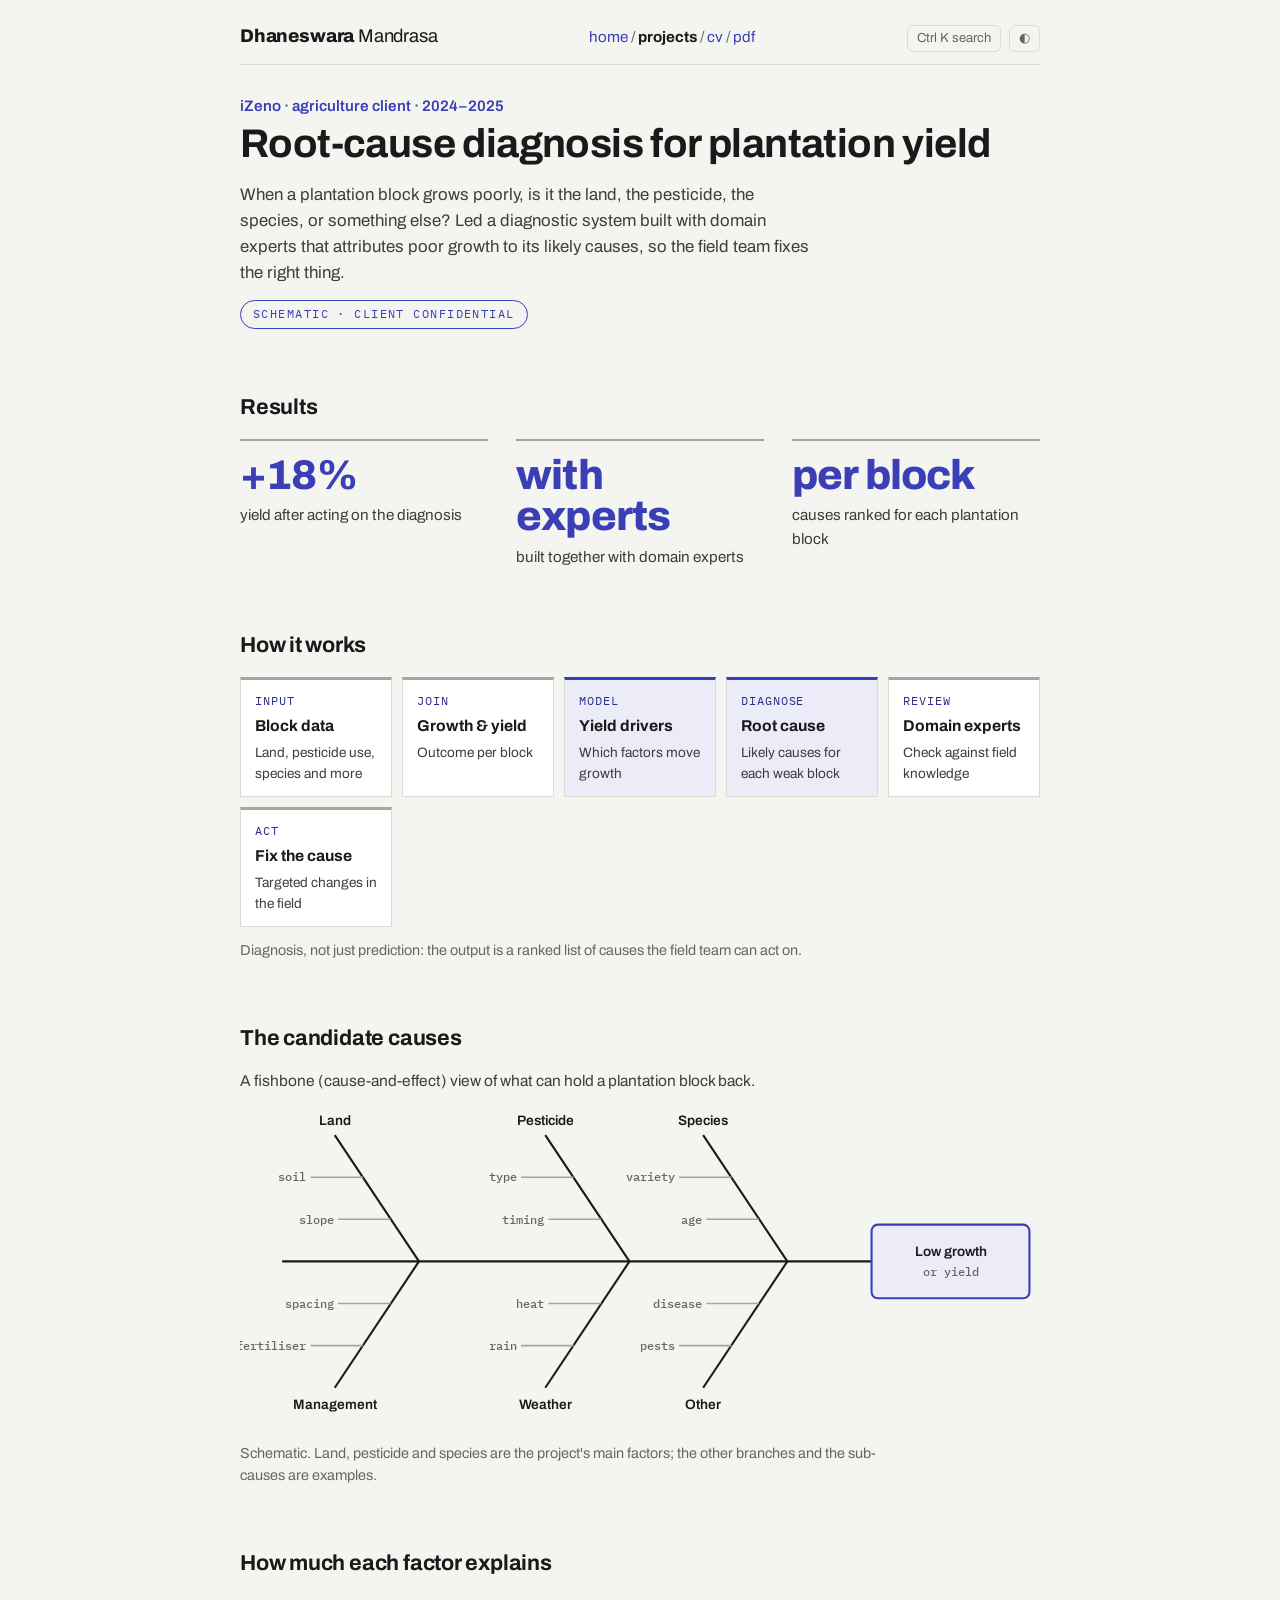
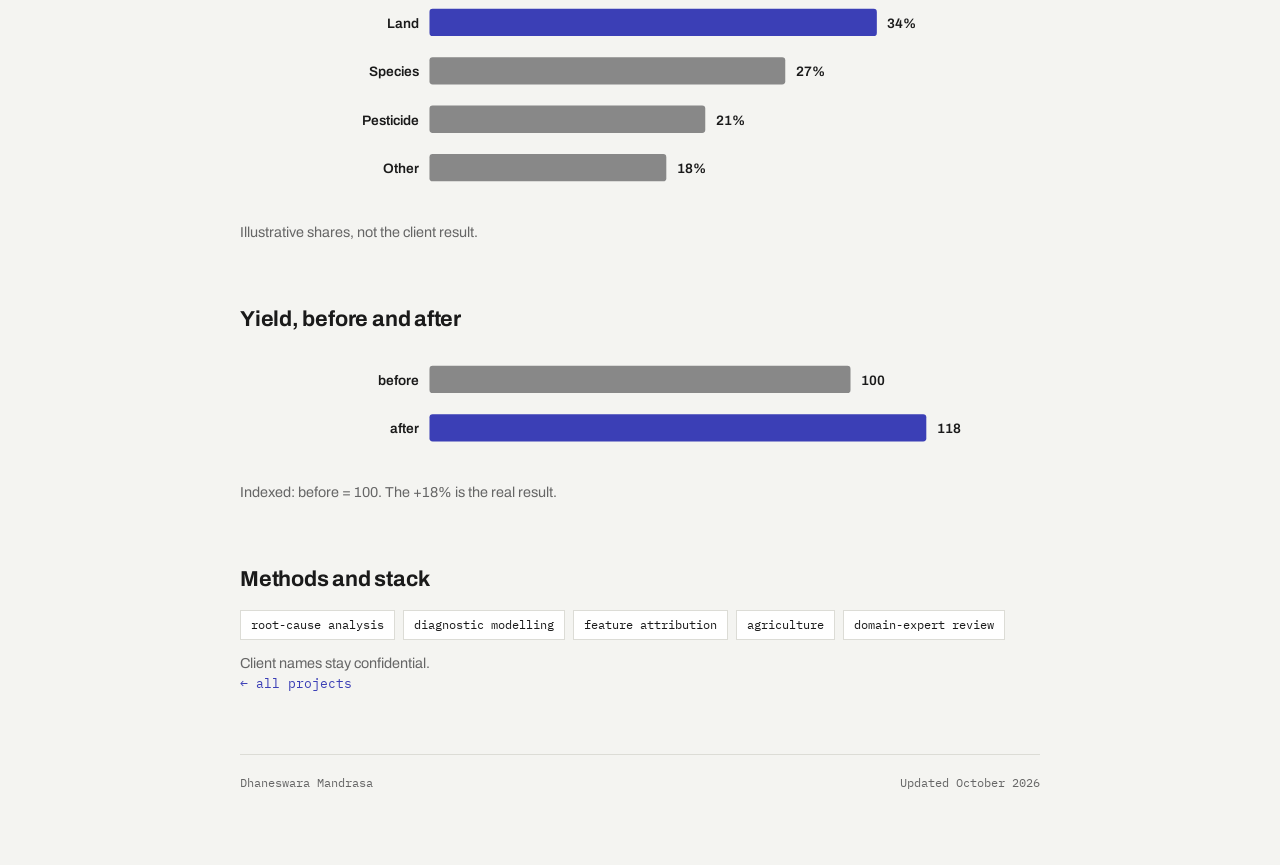
<file: project-root-cause.html>
<!doctype html><html lang="en"><head><meta charset="utf-8">
<script>(function(){var h=location.hostname;if(/github\.io$/.test(h)){var p=location.pathname.replace(/\.html$/,'').replace(/\/index$/,'/');location.replace('https://dhaneswara-mandrasa.vercel.app'+(p||'/')+location.search+location.hash);}})();</script><meta name="viewport" content="width=device-width,initial-scale=1">
<title>Root-cause diagnosis for plantation yield · Dhaneswara Mandrasa</title><meta name="description" content="A root-cause diagnostic system with domain experts that lifted plantation yield by 18%.">
<meta property="og:title" content="Root-cause diagnosis for plantation yield · Dhaneswara Mandrasa"><meta property="og:description" content="A root-cause diagnostic system with domain experts that lifted plantation yield by 18%."><meta property="og:image" content="https://dhaneswara-mandrasa.vercel.app/showreel-poster.jpg">
<link rel="stylesheet" href="https://fonts.googleapis.com/css2?family=Archivo:wght@400;500;700;800&family=IBM+Plex+Mono:wght@400;500&display=swap">
<style>
/* Layout: one narrow reading column, a to-scale career timeline as the only graphic, mono for dates and numbers. */
:root {
  --bg: #f4f4f1; --surface: #ffffff; --fg: #1a1a1a; --ink2: #3d3d3d; --muted: #666666; --rule: #a6a6a0; --line: #dcdcd6;
  --accent: #3b3fb6; --deep: #2a2d8a; --accent-soft: #ececf8; --bar: #888888;
  --display: "Archivo", -apple-system, "Helvetica Neue", Arial, sans-serif;
  --body: "Archivo", -apple-system, "Helvetica Neue", Arial, sans-serif;
  --mono: "IBM Plex Mono", ui-monospace, Menlo, monospace;
}
@media (prefers-color-scheme: dark) {
  :root:not([data-theme="light"]) {
    --bg: #15161c; --surface: #1d1e26; --fg: #ececf0; --ink2: #c9cad2; --muted: #9a9ba6; --rule: #4a4b55; --line: #2c2d36;
    --accent: #9a9df0; --deep: #c9cbf0; --accent-soft: #262852; --bar: #7c7d88; color-scheme: dark;
  }
}
:root[data-theme="dark"] {
  --bg: #15161c; --surface: #1d1e26; --fg: #ececf0; --ink2: #c9cad2; --muted: #9a9ba6; --rule: #4a4b55; --line: #2c2d36;
  --accent: #9a9df0; --deep: #c9cbf0; --accent-soft: #262852; --bar: #7c7d88; color-scheme: dark;
}
* { box-sizing: border-box; }
body { background: var(--bg); color: var(--fg); font-family: var(--body); font-size: 16.5px; line-height: 1.55; padding-inline: 16px; padding-block: 0 72px; margin: 0; }
main { max-width: 860px; margin: 56px auto 0; display: flex; flex-direction: column; gap: 60px; }
a { color: var(--accent); text-underline-offset: 3px; }
a:focus-visible, button:focus-visible { outline: 2px solid var(--accent); outline-offset: 3px; }
h1, h2, h3, p, ul, dl, dd { margin: 0; }
.cover { background: #3b3fb6; color: #fff; margin-inline: -16px; padding: 64px 16px 48px; }
.cover .in { max-width: 860px; margin: 0 auto; }
.kick { font-size: 0.85rem; font-weight: 700; letter-spacing: 0.1em; text-transform: uppercase; color: #c9cbf0; }
.cover .contact, .cover .contact a, .cover .contact button { color: #e4e5fa; }
.cover .status { background: #fff; color: #2a2d8a; }
.top h1 { font-family: var(--display); font-weight: 800; font-size: clamp(2.4rem, 7.5vw, 4.4rem); line-height: 1.0; letter-spacing: -0.02em; margin-top: 14px; text-wrap: balance; }
.role { margin-top: 18px; font-size: 1.2rem; color: #fff; max-width: 34em; text-wrap: pretty; }
.contact { margin-top: 22px; display: flex; flex-wrap: wrap; gap: 8px 22px; font-family: var(--mono); font-size: 0.82rem; color: var(--muted); }
.contact span, .contact a { min-width: 0; overflow-wrap: anywhere; }
.contact button { font: inherit; color: var(--accent); background: none; border: 0; padding: 0; cursor: pointer; text-decoration: underline; text-underline-offset: 3px; }
.status { display: inline-block; margin-top: 18px; padding: 5px 12px; border-radius: 999px; font-weight: 500; background: var(--accent-soft); color: var(--accent); font-family: var(--mono); font-size: 0.78rem; }
h2 { font-family: var(--body); font-weight: 700; font-size: 0.85rem; letter-spacing: 0.1em; text-transform: uppercase; color: var(--accent); padding-bottom: 12px; border-bottom: 1px solid var(--line); margin-bottom: 26px; }
.summary p { max-width: 44em; text-wrap: pretty; }
.results { display: grid; grid-template-columns: repeat(auto-fit, minmax(160px, 1fr)); gap: 24px 28px; }
.res { display: flex; flex-direction: column; gap: 8px; min-width: 0; border-top: 2.5px solid var(--rule); padding-top: 14px; }
.num { font-family: var(--display); font-weight: 800; letter-spacing: -0.02em; font-size: 2.6rem; line-height: 1; color: var(--accent); font-variant-numeric: tabular-nums; }
.cap { font-size: 0.95rem; color: var(--ink2); }
.chart { overflow-x: auto; }
video.reel { width: 100%; height: auto; display: block; background: #000; }
.chart svg { display: block; min-width: 620px; width: 100%; height: auto; }
.chart .grid { stroke: var(--line); stroke-width: 1; }
.chart .tick { fill: var(--muted); font: 500 10px var(--mono); }
.chart .lab { fill: var(--fg); font: 400 12px var(--body); }
.chart .bar.work { fill: var(--bar); }
.chart .bar.study { fill: var(--accent); }
.chart .now { stroke: var(--accent); stroke-width: 1.5; stroke-dasharray: 3 3; }
.legend { margin-top: 10px; font-family: var(--mono); font-size: 0.75rem; color: var(--muted); display: flex; gap: 8px 20px; flex-wrap: wrap; }
.legend i { display: inline-block; width: 10px; height: 10px; border-radius: 2px; margin-right: 6px; vertical-align: -1px; }
.job + .job { margin-top: 34px; }
.job-head { display: flex; justify-content: space-between; align-items: baseline; gap: 6px 20px; flex-wrap: wrap; }
.job h3 { font-size: 1.2rem; font-weight: 700; }
.dates { font-family: var(--mono); font-size: 0.8rem; color: var(--muted); }
.org { color: var(--muted); font-size: 0.95rem; margin-top: 2px; }
.job ul, .thesis ul { color: var(--ink2); }
.job ul { margin-top: 10px; padding-left: 1.1em; display: flex; flex-direction: column; gap: 6px; max-width: 46em; }
.job li::marker { color: var(--accent); }
.thesis ul { padding-left: 1.1em; display: flex; flex-direction: column; gap: 8px; max-width: 46em; }
.thesis li::marker { color: var(--accent); }
.thesis .lede { max-width: 44em; margin-bottom: 26px; text-wrap: pretty; }
.thesis h3 { font-size: 1.1rem; font-weight: 600; }
.thesis .where { color: var(--muted); font-size: 0.95rem; margin-bottom: 12px; }
.edu { display: flex; flex-direction: column; gap: 18px; }
.edu-row { display: flex; justify-content: space-between; gap: 4px 20px; flex-wrap: wrap; }
.edu-row strong { font-weight: 600; }
.edu-row .sub { color: var(--ink2); font-size: 0.95rem; display: block; }
.edu-row .sub.small { color: var(--muted); font-size: 0.85rem; }
dl.skills { display: flex; flex-direction: column; gap: 14px; }
.sk { display: grid; grid-template-columns: 200px 1fr; gap: 2px 24px; }
.sk dt { font-weight: 700; color: var(--deep); }
.sk dd { color: var(--ink2); min-width: 0; }
footer { font-family: var(--mono); font-size: 0.78rem; color: var(--muted); display: flex; justify-content: space-between; flex-wrap: wrap; gap: 8px 20px; border-top: 1px solid var(--line); padding-top: 18px; }
@media (max-width: 600px) { .sk { grid-template-columns: 1fr; } body { padding-block: 32px 56px; } }
@media print { body { padding: 0; } }
</style>
<style>
.nav { display:flex; gap:22px; font-size:0.95rem; font-weight:700; margin-bottom:34px; flex-wrap:wrap; }
.nav a { color:#c9cbf0; text-decoration:none; padding-bottom:4px; border-bottom:2px solid transparent; }
.nav a:hover, .nav a.on { color:#fff; border-bottom-color:#fff; }
.hero { display:grid; grid-template-columns: 1fr 190px; gap:24px 40px; align-items:start; }
.hero img { width:190px; height:190px; object-fit:cover; border:3px solid #fff; display:block; }
@media (max-width:640px){ .hero { grid-template-columns:1fr; } .hero img { width:120px; height:120px; grid-row:1; } }
.now { font-family:var(--mono); font-size:0.85rem; color:var(--ink2); border-left:3px solid var(--accent); padding:6px 0 6px 14px; }
.cards { display:grid; grid-template-columns:repeat(auto-fit,minmax(300px,1fr)); gap:34px 32px; }
.card {  display:flex; flex-direction:column; gap:10px; min-width:0; }
.card .fig { background:var(--surface); border:1px solid var(--line); aspect-ratio:16/9; display:flex; align-items:center; justify-content:center; overflow:hidden; }
.card .fig svg, .card .fig img { width:100%; height:100%; display:block; object-fit:cover; }
.card .lab { font-size:0.78rem; font-weight:700; letter-spacing:0.1em; text-transform:uppercase; color:var(--deep); }
.card h3 { font-size:1.2rem; font-weight:700; line-height:1.25; }
.card p { color:var(--ink2); font-size:0.97rem; }
.card .links { font-family:var(--mono); font-size:0.8rem; color:var(--muted); display:flex; gap:16px; flex-wrap:wrap; }
.fig text { font-family: Archivo, Arial, sans-serif; }
.more { font-weight:700; }
</style>

<style>
.back { font-family:var(--mono); font-size:0.82rem; }
.pre { display:inline-block; margin-top:14px; padding:4px 12px; border:1.5px solid #fff; border-radius:999px; font-family:var(--mono); font-size:0.75rem; letter-spacing:0.12em; color:#fff; }
video.hero-vid { width:100%; height:auto; display:block; border:1px solid var(--line); background:var(--surface); }
.lede { max-width:44em; color:var(--ink2); text-wrap:pretty; }
.fig-cap { margin-top:12px; font-size:0.9rem; color:var(--muted); max-width:46em; text-wrap:pretty; }
.fig-cap b { color:var(--ink2); }
.plot { overflow-x:auto; } .plot svg { display:block; width:100%; min-width:560px; height:auto; overflow:visible; }
.plot .grid { stroke:var(--line); stroke-width:1; }
.plot .zero { stroke:var(--fg); stroke-width:1.5; }
.plot .tick { fill:var(--muted); font:500 11px var(--mono); }
.plot .lab { fill:var(--fg); font:500 12.5px var(--body); }
.plot .band { fill:var(--accent); opacity:0.16; }
.plot .ln { fill:none; stroke:var(--accent); stroke-width:2.5; stroke-linejoin:round; }
.plot .dot { fill:var(--surface); stroke:var(--accent); stroke-width:2; }
.plot .dot:hover, .plot .dot.on { fill:var(--accent); }
.plot .shade { fill:var(--accent-soft); }
.plot .toll { stroke:var(--accent); stroke-width:1.5; stroke-dasharray:5 4; }
.plot .note { fill:var(--accent); font:700 12px var(--body); }
.plot .s-z { fill:var(--accent); } .plot .s-w { fill:#9a9df0; } .plot .s-m { fill:var(--bar); } .plot .s-e { fill:var(--line); }
.plot .thr { stroke:var(--fg); stroke-width:1.5; stroke-dasharray:4 4; }
.plot .gdot { fill:var(--accent); } .plot .gdot.low { fill:var(--surface); stroke:var(--accent); stroke-width:2; }
.legend { display:flex; flex-wrap:wrap; gap:6px 18px; margin-bottom:12px; font-size:0.85rem; color:var(--ink2); }
.legend i { display:inline-block; width:12px; height:12px; margin-right:6px; vertical-align:-1px; }
.tip { font-family:var(--mono); font-size:0.82rem; color:var(--ink2); min-height:1.4em; margin-top:8px; }
.pipe { display:grid; grid-template-columns:repeat(auto-fit,minmax(150px,1fr)); gap:10px; counter-reset:s; }
.step { background:var(--surface); border:1px solid var(--line); border-top:3px solid var(--rule); padding:12px 14px; display:flex; flex-direction:column; gap:4px; }
.step.llm { border-top-color:var(--accent); background:var(--accent-soft); }
.step.todo { border-style:dashed; border-top-style:dashed; opacity:0.85; }
.step b { font-size:0.98rem; } .step span { font-size:0.85rem; color:var(--ink2); }
.step em { font-style:normal; font-family:var(--mono); font-size:0.72rem; letter-spacing:0.08em; text-transform:uppercase; color:var(--deep); }
.status-list { list-style:none; padding:0; display:flex; flex-direction:column; gap:10px; }
.status-list li { display:grid; grid-template-columns:110px 1fr; gap:12px; align-items:baseline; }
.badge { font-family:var(--mono); font-size:0.72rem; letter-spacing:0.08em; text-transform:uppercase; padding:3px 8px; border-radius:4px; text-align:center; }
.badge.done { background:var(--accent); color:#fff; } .badge.wip { background:var(--accent-soft); color:var(--accent); } .badge.next { border:1px solid var(--rule); color:var(--muted); }
.tags { display:flex; flex-wrap:wrap; gap:8px; } .tags span { font-family:var(--mono); font-size:0.78rem; padding:4px 10px; border:1px solid var(--line); background:var(--surface); }
</style>
<style>
.tiles { display:grid; grid-template-columns:repeat(auto-fit,minmax(110px,1fr)); gap:8px; }
.tile { background:var(--surface); border:1px solid var(--line); border-top:3px solid var(--accent); padding:10px 12px; font-size:0.92rem; }
.tile small { display:block; font-family:var(--mono); font-size:0.72rem; color:var(--muted); }
.ctrl { display:flex; align-items:center; gap:12px; margin-top:10px; font-family:var(--mono); font-size:0.82rem; color:var(--ink2); flex-wrap:wrap; }
.ctrl input { flex:1; min-width:160px; accent-color:var(--accent); }
.evalgrid { display:grid; grid-template-columns:repeat(auto-fit,minmax(170px,1fr)); gap:10px; }
.ev { background:var(--surface); border:1px solid var(--line); padding:14px; display:flex; flex-direction:column; gap:6px; }
.ev.poc { border-color:var(--accent); background:var(--accent-soft); }
.ev b { font-size:1.05rem; } .ev span { font-size:0.85rem; color:var(--ink2); }
.plot .box { fill:var(--surface); stroke:var(--rule); stroke-width:1.5; } .plot .box.hl { fill:var(--accent-soft); stroke:var(--accent); }
.plot .bt { fill:var(--fg); font:700 13px var(--body); } .plot .bs { fill:var(--muted); font:500 10.5px var(--mono); }
.plot .conn { stroke:var(--accent); stroke-width:1.8; fill:none; }
.plot .g1 { fill:var(--accent); } .plot .g2 { fill:#7b7fd6; } .plot .g3 { fill:#b9bbea; }
.plot .wt { fill:#fff; font:700 12px var(--body); } .plot .wt.dk { fill:#2a2d8a; }
.plot .hov:hover { opacity:0.8; cursor:pointer; }
.plot .roc { fill:none; stroke:var(--accent); stroke-width:2.5; } .plot .diag { stroke:var(--rule); stroke-width:1.5; stroke-dasharray:5 4; }
.plot .area { fill:var(--accent); opacity:0.14; } .plot .cut { fill:var(--accent); stroke:var(--surface); stroke-width:2; }
.plot .slope { stroke:var(--accent); stroke-width:3; stroke-dasharray:6 5; } .plot .big { fill:var(--accent); font:800 26px var(--display); }
</style>
<link rel="stylesheet" href="theme.css">
<link rel="canonical" href="https://dhaneswara-mandrasa.vercel.app/project-root-cause">
<meta property="og:url" content="https://dhaneswara-mandrasa.vercel.app/project-root-cause">
<script src="site.js"></script>
<style>
.fig-svg { display:block; width:100%; height:auto; overflow:visible; }
.fig-svg .t { fill: var(--fg); font: 600 13px var(--body); } .fig-svg .s { fill: var(--muted); font: 500 11px var(--mono); }
.fig-svg .w { fill: #fff; font: 700 12px var(--body); }
.fig-svg .ax { stroke: var(--rule); stroke-width: 1.5; } .fig-svg .gl { stroke: var(--line); stroke-width: 1; }
.fig-svg .bone { stroke: var(--fg); stroke-width: 2; fill: none; } .fig-svg .rib { stroke: var(--rule); stroke-width: 1.5; }
.fig-svg .acc { fill: var(--accent); } .fig-svg .soft { fill: var(--accent-soft); } .fig-svg .grey { fill: var(--bar); }
.fig-svg .card { fill: var(--surface); stroke: var(--line); } .fig-svg .hlc { fill: var(--accent-soft); stroke: var(--accent); stroke-width: 2; }
.fig-svg .arr { stroke: var(--accent); stroke-width: 2.5; fill: none; marker-end: url(#ah); }
.chips2 { display:flex; flex-wrap:wrap; gap:10px; } .chips2 span { padding:8px 14px; background: var(--accent-soft); border-left: 5px solid var(--accent); font-weight:700; }
</style>
</head><body>
<header class="top cover"><div class="in"><nav class="crumb" aria-label="Site"><a class="me" href="index.html"><b>Dhaneswara</b> Mandrasa</a><span class="links"><a href="index.html">home</a> / <a href="projects.html" class=on>projects</a> / <a href="cv.html">cv</a> / <a href="Dhaneswara_Mandrasa_CV.pdf">pdf</a></span><span data-tools></span></nav><p class="kick">iZeno · agriculture client · 2024–2025</p><h1>Root-cause diagnosis for plantation yield</h1><p class="role">When a plantation block grows poorly, is it the land, the pesticide, the species, or something else? Led a diagnostic system built with domain experts that attributes poor growth to its likely causes, so the field team fixes the right thing.</p><span class="pre">SCHEMATIC · CLIENT CONFIDENTIAL</span></div></header>
<main>
<section aria-labelledby="h-num"><h2 id="h-num">Results</h2><div class="results"><div class="res"><span class="num">+18%</span><span class="cap">yield after acting on the diagnosis</span></div><div class="res"><span class="num">with experts</span><span class="cap">built together with domain experts</span></div><div class="res"><span class="num">per block</span><span class="cap">causes ranked for each plantation block</span></div></div></section>
<section aria-labelledby="h-how"><h2 id="h-how">How it works</h2><div class="pipe"><div class="step"><em>Input</em><b>Block data</b><span>Land, pesticide use, species and more</span></div><div class="step"><em>Join</em><b>Growth & yield</b><span>Outcome per block</span></div><div class="step llm"><em>Model</em><b>Yield drivers</b><span>Which factors move growth</span></div><div class="step llm"><em>Diagnose</em><b>Root cause</b><span>Likely causes for each weak block</span></div><div class="step"><em>Review</em><b>Domain experts</b><span>Check against field knowledge</span></div><div class="step"><em>Act</em><b>Fix the cause</b><span>Targeted changes in the field</span></div></div><p class="fig-cap">Diagnosis, not just prediction: the output is a ranked list of causes the field team can act on.</p></section>
<section aria-labelledby="h-fb"><h2 id="h-fb">The candidate causes</h2><p class="lede">A fishbone (cause-and-effect) view of what can hold a plantation block back.</p><div class="plot"><svg class="fig-svg" viewBox="0 0 760 320"><defs><marker id="ah" viewBox="0 0 10 10" refX="9" refY="5" markerWidth="7" markerHeight="7" orient="auto-start-reverse"><path d="M0,0L10,5L0,10z" fill="var(--accent)"/></marker></defs><path class="bone" d="M40,160 L600,160"/><rect x="600" y="125" width="150" height="70" rx="6" class="hlc"/><text class="t" x="675" y="155" text-anchor="middle">Low growth</text><text class="s" x="675" y="174" text-anchor="middle">or yield</text><path class="bone" d="M90,40 L170,160"/><text class="t" x="90" y="30" text-anchor="middle">Land</text><path class="rib" d="M67,80 L117,80"/><text class="s" x="63" y="84" text-anchor="end">soil</text><path class="rib" d="M93,120 L143,120"/><text class="s" x="89" y="124" text-anchor="end">slope</text><path class="bone" d="M290,40 L370,160"/><text class="t" x="290" y="30" text-anchor="middle">Pesticide</text><path class="rib" d="M267,80 L317,80"/><text class="s" x="263" y="84" text-anchor="end">type</text><path class="rib" d="M293,120 L343,120"/><text class="s" x="289" y="124" text-anchor="end">timing</text><path class="bone" d="M440,40 L520,160"/><text class="t" x="440" y="30" text-anchor="middle">Species</text><path class="rib" d="M417,80 L467,80"/><text class="s" x="413" y="84" text-anchor="end">variety</text><path class="rib" d="M443,120 L493,120"/><text class="s" x="439" y="124" text-anchor="end">age</text><path class="bone" d="M90,280 L170,160"/><text class="t" x="90" y="300" text-anchor="middle">Management</text><path class="rib" d="M67,240 L117,240"/><text class="s" x="63" y="244" text-anchor="end">fertiliser</text><path class="rib" d="M93,200 L143,200"/><text class="s" x="89" y="204" text-anchor="end">spacing</text><path class="bone" d="M290,280 L370,160"/><text class="t" x="290" y="300" text-anchor="middle">Weather</text><path class="rib" d="M267,240 L317,240"/><text class="s" x="263" y="244" text-anchor="end">rain</text><path class="rib" d="M293,200 L343,200"/><text class="s" x="289" y="204" text-anchor="end">heat</text><path class="bone" d="M440,280 L520,160"/><text class="t" x="440" y="300" text-anchor="middle">Other</text><path class="rib" d="M417,240 L467,240"/><text class="s" x="413" y="244" text-anchor="end">pests</text><path class="rib" d="M443,200 L493,200"/><text class="s" x="439" y="204" text-anchor="end">disease</text></svg></div><p class="fig-cap">Schematic. Land, pesticide and species are the project's main factors; the other branches and the sub-causes are examples.</p></section>
<section aria-labelledby="h-dr"><h2 id="h-dr">How much each factor explains</h2><div class="plot"><svg class="fig-svg" viewBox="0 0 760 204"><text class="t" x="170" y="32" text-anchor="end">Land</text><rect x="180" y="14" width="425" height="26" class="acc" rx="3"/><text class="t" x="615" y="32">34%</text><text class="t" x="170" y="78" text-anchor="end">Species</text><rect x="180" y="60" width="338" height="26" class="grey" rx="3"/><text class="t" x="528" y="78">27%</text><text class="t" x="170" y="124" text-anchor="end">Pesticide</text><rect x="180" y="106" width="262" height="26" class="grey" rx="3"/><text class="t" x="452" y="124">21%</text><text class="t" x="170" y="170" text-anchor="end">Other</text><rect x="180" y="152" width="225" height="26" class="grey" rx="3"/><text class="t" x="415" y="170">18%</text></svg></div><p class="fig-cap">Illustrative shares, not the client result.</p></section>
<section aria-labelledby="h-y"><h2 id="h-y">Yield, before and after</h2><div class="plot"><svg class="fig-svg" viewBox="0 0 760 112"><text class="t" x="170" y="32" text-anchor="end">before</text><rect x="180" y="14" width="400" height="26" class="grey" rx="3"/><text class="t" x="590" y="32">100</text><text class="t" x="170" y="78" text-anchor="end">after</text><rect x="180" y="60" width="472" height="26" class="acc" rx="3"/><text class="t" x="662" y="78">118</text></svg></div><p class="fig-cap">Indexed: before = 100. The +18% is the real result.</p></section>
<section aria-labelledby="h-tags"><h2 id="h-tags">Methods and stack</h2><div class="tags"><span>root-cause analysis</span><span>diagnostic modelling</span><span>feature attribution</span><span>agriculture</span><span>domain-expert review</span></div><p class="fig-cap">Client names stay confidential.</p><p class="back"><a href="projects.html">← all projects</a></p></section>
<footer><span>Dhaneswara Mandrasa</span><span>Updated October 2026</span></footer>
</main>
</body></html>
</file>
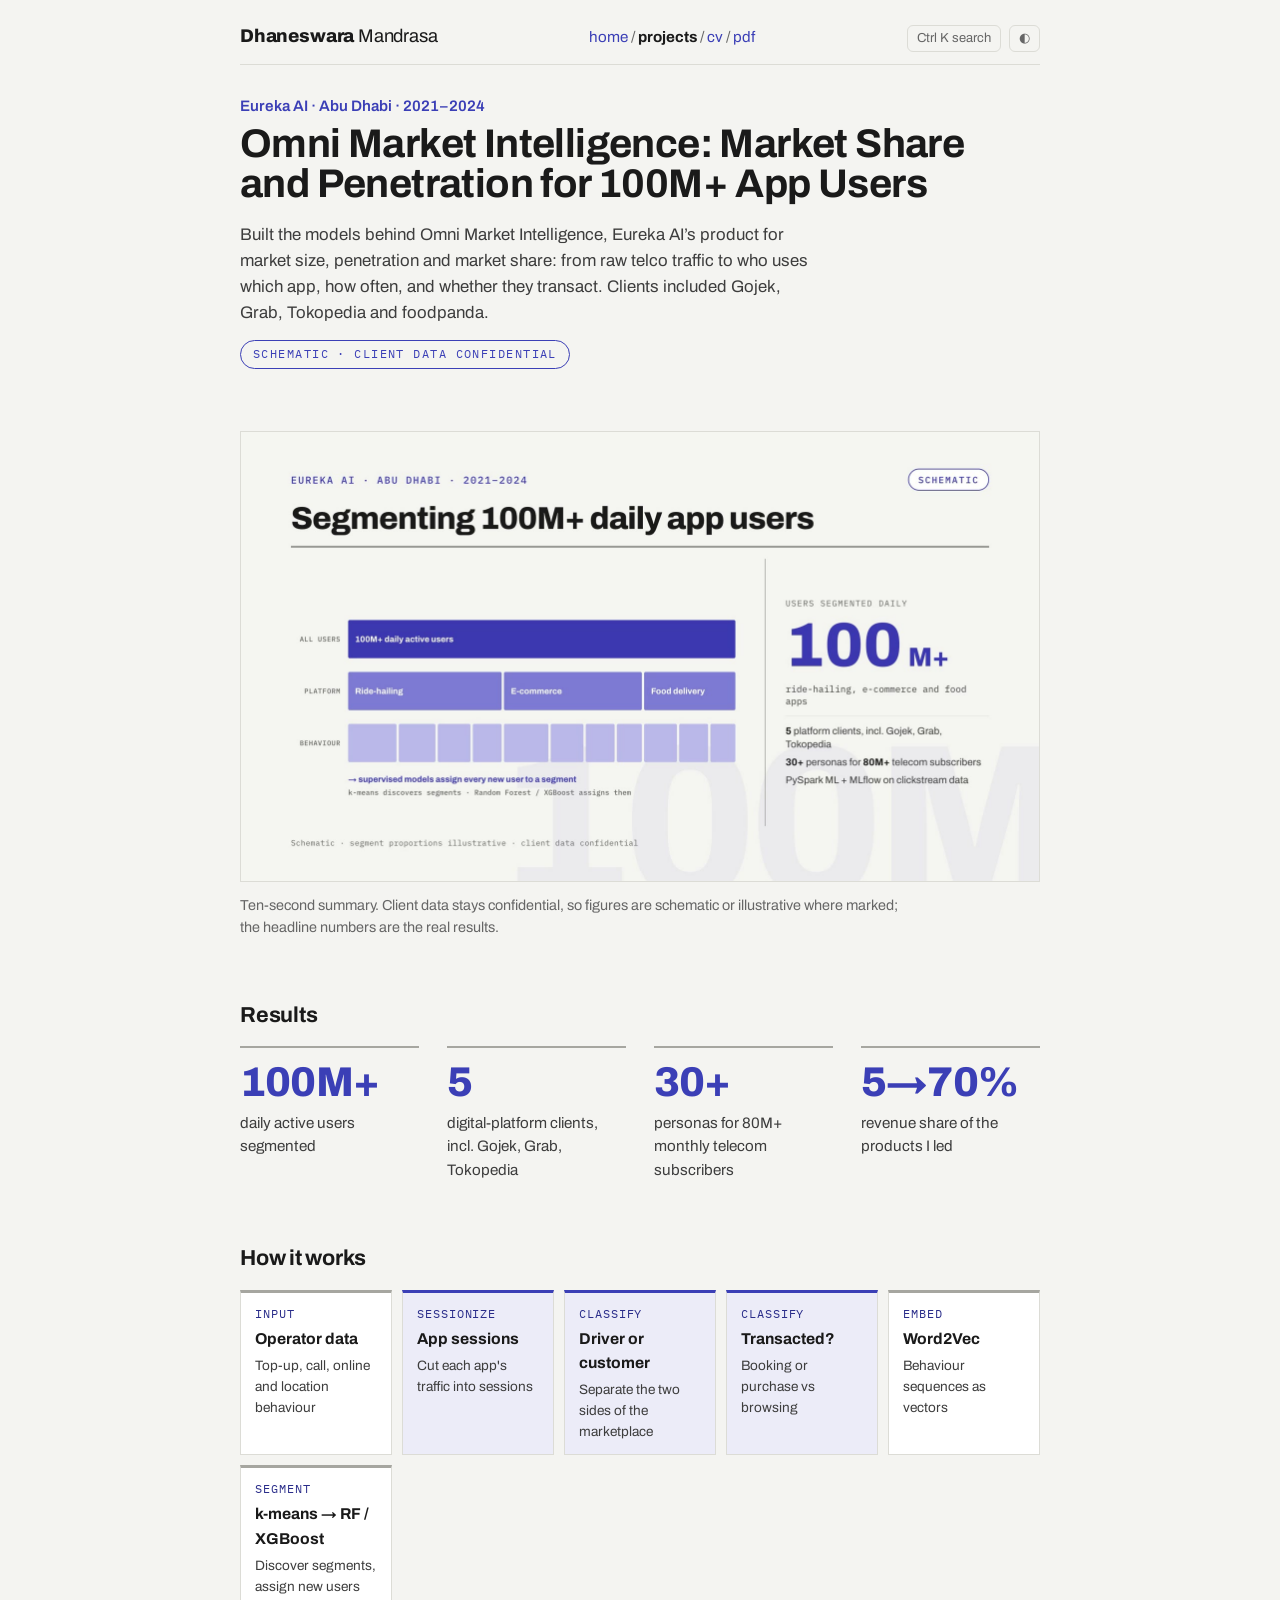
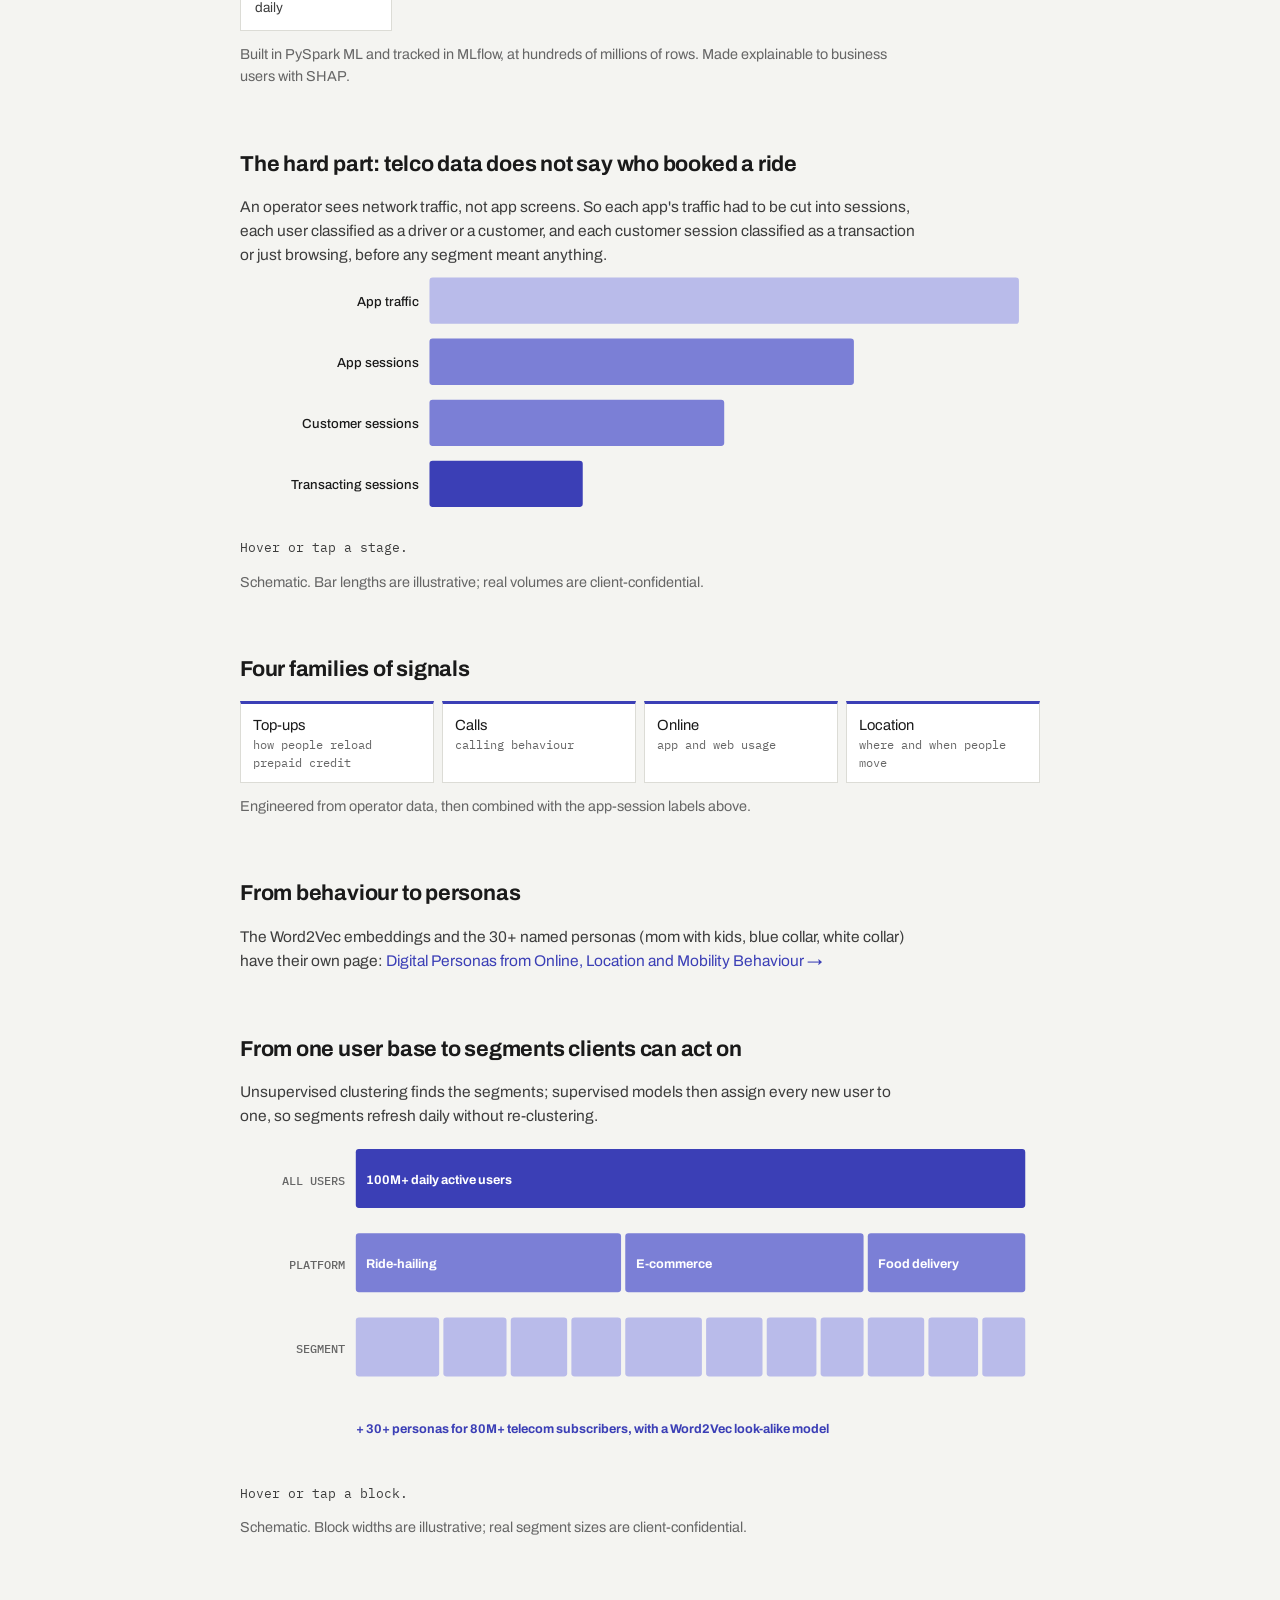
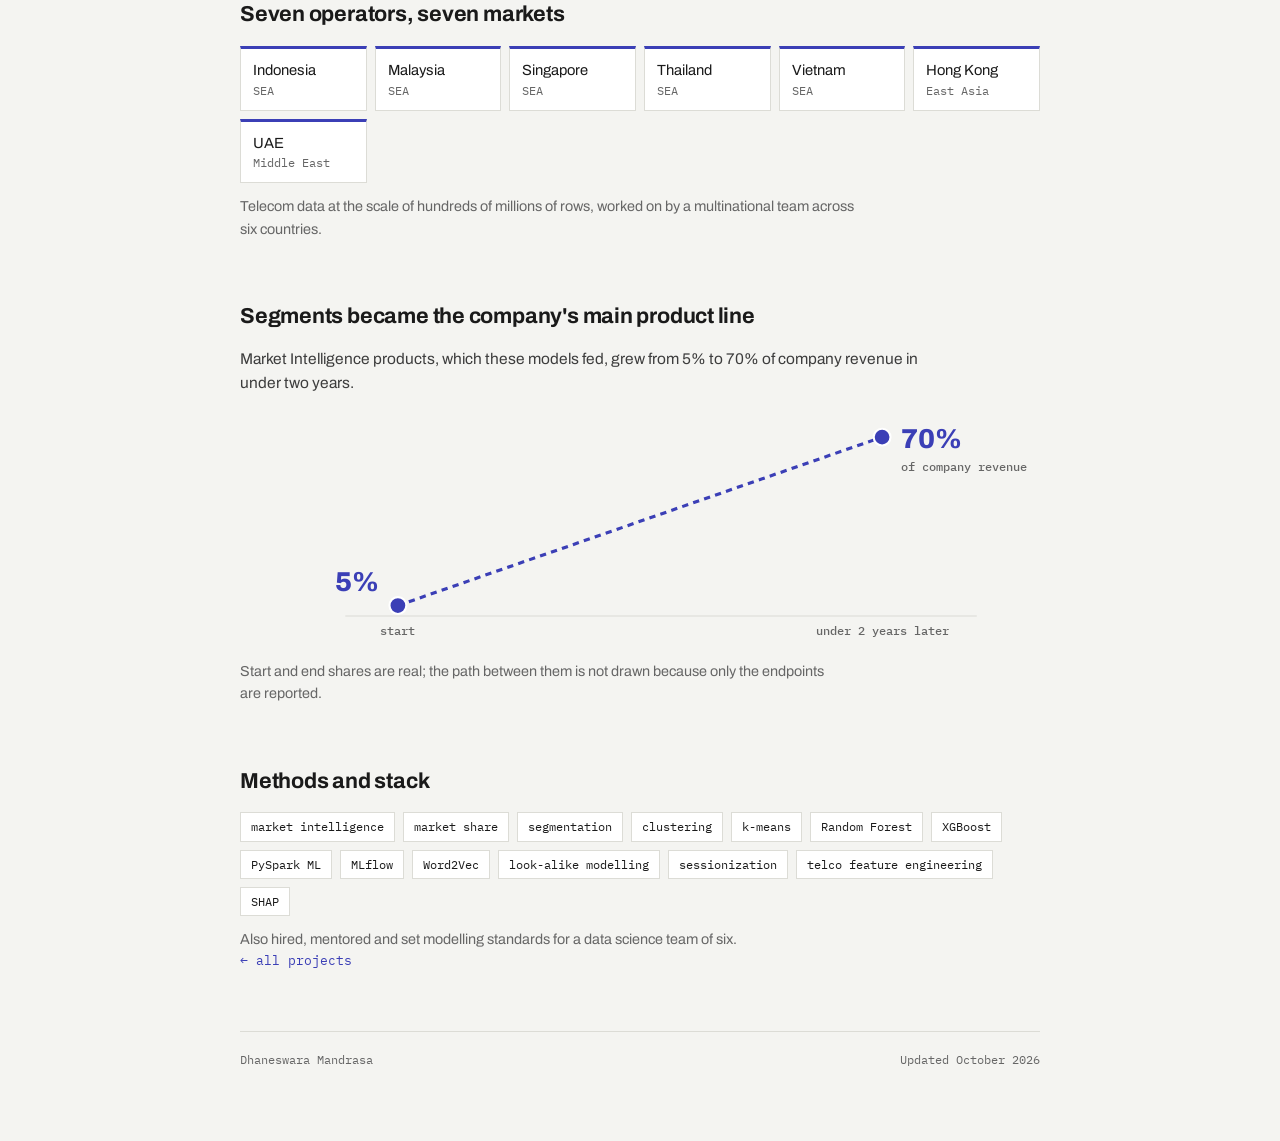
<file: project-segmentation.html>
<!doctype html><html lang="en"><head><meta charset="utf-8">
<script>(function(){var h=location.hostname;if(/github\.io$/.test(h)){var p=location.pathname.replace(/\.html$/,'').replace(/\/index$/,'/');location.replace('https://dhaneswara-mandrasa.vercel.app'+(p||'/')+location.search+location.hash);}})();</script><meta name="viewport" content="width=device-width,initial-scale=1">
<title>Omni Market Intelligence: Market Share and Penetration for 100M+ App Users · Dhaneswara Mandrasa</title><meta name="description" content="Hierarchical segmentation of 100M+ daily app users for Gojek, Grab and Tokopedia.">
<meta property="og:title" content="Omni Market Intelligence: Market Share and Penetration for 100M+ App Users · Dhaneswara Mandrasa"><meta property="og:description" content="Hierarchical segmentation of 100M+ daily app users for Gojek, Grab and Tokopedia."><meta property="og:image" content="https://dhaneswara-mandrasa.vercel.app/seg-poster.jpg">
<link rel="stylesheet" href="https://fonts.googleapis.com/css2?family=Archivo:wght@400;500;700;800&family=IBM+Plex+Mono:wght@400;500&display=swap">
<style>
/* Layout: one narrow reading column, a to-scale career timeline as the only graphic, mono for dates and numbers. */
:root {
  --bg: #f4f4f1; --surface: #ffffff; --fg: #1a1a1a; --ink2: #3d3d3d; --muted: #666666; --rule: #a6a6a0; --line: #dcdcd6;
  --accent: #3b3fb6; --deep: #2a2d8a; --accent-soft: #ececf8; --bar: #888888;
  --display: "Archivo", -apple-system, "Helvetica Neue", Arial, sans-serif;
  --body: "Archivo", -apple-system, "Helvetica Neue", Arial, sans-serif;
  --mono: "IBM Plex Mono", ui-monospace, Menlo, monospace;
}
@media (prefers-color-scheme: dark) {
  :root:not([data-theme="light"]) {
    --bg: #15161c; --surface: #1d1e26; --fg: #ececf0; --ink2: #c9cad2; --muted: #9a9ba6; --rule: #4a4b55; --line: #2c2d36;
    --accent: #9a9df0; --deep: #c9cbf0; --accent-soft: #262852; --bar: #7c7d88; color-scheme: dark;
  }
}
:root[data-theme="dark"] {
  --bg: #15161c; --surface: #1d1e26; --fg: #ececf0; --ink2: #c9cad2; --muted: #9a9ba6; --rule: #4a4b55; --line: #2c2d36;
  --accent: #9a9df0; --deep: #c9cbf0; --accent-soft: #262852; --bar: #7c7d88; color-scheme: dark;
}
* { box-sizing: border-box; }
body { background: var(--bg); color: var(--fg); font-family: var(--body); font-size: 16.5px; line-height: 1.55; padding-inline: 16px; padding-block: 0 72px; margin: 0; }
main { max-width: 860px; margin: 56px auto 0; display: flex; flex-direction: column; gap: 60px; }
a { color: var(--accent); text-underline-offset: 3px; }
a:focus-visible, button:focus-visible { outline: 2px solid var(--accent); outline-offset: 3px; }
h1, h2, h3, p, ul, dl, dd { margin: 0; }
.cover { background: #3b3fb6; color: #fff; margin-inline: -16px; padding: 64px 16px 48px; }
.cover .in { max-width: 860px; margin: 0 auto; }
.kick { font-size: 0.85rem; font-weight: 700; letter-spacing: 0.1em; text-transform: uppercase; color: #c9cbf0; }
.cover .contact, .cover .contact a, .cover .contact button { color: #e4e5fa; }
.cover .status { background: #fff; color: #2a2d8a; }
.top h1 { font-family: var(--display); font-weight: 800; font-size: clamp(2.4rem, 7.5vw, 4.4rem); line-height: 1.0; letter-spacing: -0.02em; margin-top: 14px; text-wrap: balance; }
.role { margin-top: 18px; font-size: 1.2rem; color: #fff; max-width: 34em; text-wrap: pretty; }
.contact { margin-top: 22px; display: flex; flex-wrap: wrap; gap: 8px 22px; font-family: var(--mono); font-size: 0.82rem; color: var(--muted); }
.contact span, .contact a { min-width: 0; overflow-wrap: anywhere; }
.contact button { font: inherit; color: var(--accent); background: none; border: 0; padding: 0; cursor: pointer; text-decoration: underline; text-underline-offset: 3px; }
.status { display: inline-block; margin-top: 18px; padding: 5px 12px; border-radius: 999px; font-weight: 500; background: var(--accent-soft); color: var(--accent); font-family: var(--mono); font-size: 0.78rem; }
h2 { font-family: var(--body); font-weight: 700; font-size: 0.85rem; letter-spacing: 0.1em; text-transform: uppercase; color: var(--accent); padding-bottom: 12px; border-bottom: 1px solid var(--line); margin-bottom: 26px; }
.summary p { max-width: 44em; text-wrap: pretty; }
.results { display: grid; grid-template-columns: repeat(auto-fit, minmax(160px, 1fr)); gap: 24px 28px; }
.res { display: flex; flex-direction: column; gap: 8px; min-width: 0; border-top: 2.5px solid var(--rule); padding-top: 14px; }
.num { font-family: var(--display); font-weight: 800; letter-spacing: -0.02em; font-size: 2.6rem; line-height: 1; color: var(--accent); font-variant-numeric: tabular-nums; }
.cap { font-size: 0.95rem; color: var(--ink2); }
.chart { overflow-x: auto; }
video.reel { width: 100%; height: auto; display: block; background: #000; }
.chart svg { display: block; min-width: 620px; width: 100%; height: auto; }
.chart .grid { stroke: var(--line); stroke-width: 1; }
.chart .tick { fill: var(--muted); font: 500 10px var(--mono); }
.chart .lab { fill: var(--fg); font: 400 12px var(--body); }
.chart .bar.work { fill: var(--bar); }
.chart .bar.study { fill: var(--accent); }
.chart .now { stroke: var(--accent); stroke-width: 1.5; stroke-dasharray: 3 3; }
.legend { margin-top: 10px; font-family: var(--mono); font-size: 0.75rem; color: var(--muted); display: flex; gap: 8px 20px; flex-wrap: wrap; }
.legend i { display: inline-block; width: 10px; height: 10px; border-radius: 2px; margin-right: 6px; vertical-align: -1px; }
.job + .job { margin-top: 34px; }
.job-head { display: flex; justify-content: space-between; align-items: baseline; gap: 6px 20px; flex-wrap: wrap; }
.job h3 { font-size: 1.2rem; font-weight: 700; }
.dates { font-family: var(--mono); font-size: 0.8rem; color: var(--muted); }
.org { color: var(--muted); font-size: 0.95rem; margin-top: 2px; }
.job ul, .thesis ul { color: var(--ink2); }
.job ul { margin-top: 10px; padding-left: 1.1em; display: flex; flex-direction: column; gap: 6px; max-width: 46em; }
.job li::marker { color: var(--accent); }
.thesis ul { padding-left: 1.1em; display: flex; flex-direction: column; gap: 8px; max-width: 46em; }
.thesis li::marker { color: var(--accent); }
.thesis .lede { max-width: 44em; margin-bottom: 26px; text-wrap: pretty; }
.thesis h3 { font-size: 1.1rem; font-weight: 600; }
.thesis .where { color: var(--muted); font-size: 0.95rem; margin-bottom: 12px; }
.edu { display: flex; flex-direction: column; gap: 18px; }
.edu-row { display: flex; justify-content: space-between; gap: 4px 20px; flex-wrap: wrap; }
.edu-row strong { font-weight: 600; }
.edu-row .sub { color: var(--ink2); font-size: 0.95rem; display: block; }
.edu-row .sub.small { color: var(--muted); font-size: 0.85rem; }
dl.skills { display: flex; flex-direction: column; gap: 14px; }
.sk { display: grid; grid-template-columns: 200px 1fr; gap: 2px 24px; }
.sk dt { font-weight: 700; color: var(--deep); }
.sk dd { color: var(--ink2); min-width: 0; }
footer { font-family: var(--mono); font-size: 0.78rem; color: var(--muted); display: flex; justify-content: space-between; flex-wrap: wrap; gap: 8px 20px; border-top: 1px solid var(--line); padding-top: 18px; }
@media (max-width: 600px) { .sk { grid-template-columns: 1fr; } body { padding-block: 32px 56px; } }
@media print { body { padding: 0; } }
</style>
<style>
.nav { display:flex; gap:22px; font-size:0.95rem; font-weight:700; margin-bottom:34px; flex-wrap:wrap; }
.nav a { color:#c9cbf0; text-decoration:none; padding-bottom:4px; border-bottom:2px solid transparent; }
.nav a:hover, .nav a.on { color:#fff; border-bottom-color:#fff; }
.hero { display:grid; grid-template-columns: 1fr 190px; gap:24px 40px; align-items:start; }
.hero img { width:190px; height:190px; object-fit:cover; border:3px solid #fff; display:block; }
@media (max-width:640px){ .hero { grid-template-columns:1fr; } .hero img { width:120px; height:120px; grid-row:1; } }
.now { font-family:var(--mono); font-size:0.85rem; color:var(--ink2); border-left:3px solid var(--accent); padding:6px 0 6px 14px; }
.cards { display:grid; grid-template-columns:repeat(auto-fit,minmax(300px,1fr)); gap:34px 32px; }
.card {  display:flex; flex-direction:column; gap:10px; min-width:0; }
.card .fig { background:var(--surface); border:1px solid var(--line); aspect-ratio:16/9; display:flex; align-items:center; justify-content:center; overflow:hidden; }
.card .fig svg, .card .fig img { width:100%; height:100%; display:block; object-fit:cover; }
.card .lab { font-size:0.78rem; font-weight:700; letter-spacing:0.1em; text-transform:uppercase; color:var(--deep); }
.card h3 { font-size:1.2rem; font-weight:700; line-height:1.25; }
.card p { color:var(--ink2); font-size:0.97rem; }
.card .links { font-family:var(--mono); font-size:0.8rem; color:var(--muted); display:flex; gap:16px; flex-wrap:wrap; }
.fig text { font-family: Archivo, Arial, sans-serif; }
.more { font-weight:700; }
</style>

<style>
.back { font-family:var(--mono); font-size:0.82rem; }
.pre { display:inline-block; margin-top:14px; padding:4px 12px; border:1.5px solid #fff; border-radius:999px; font-family:var(--mono); font-size:0.75rem; letter-spacing:0.12em; color:#fff; }
video.hero-vid { width:100%; height:auto; display:block; border:1px solid var(--line); background:var(--surface); }
.lede { max-width:44em; color:var(--ink2); text-wrap:pretty; }
.fig-cap { margin-top:12px; font-size:0.9rem; color:var(--muted); max-width:46em; text-wrap:pretty; }
.fig-cap b { color:var(--ink2); }
.plot { overflow-x:auto; } .plot svg { display:block; width:100%; min-width:560px; height:auto; overflow:visible; }
.plot .grid { stroke:var(--line); stroke-width:1; }
.plot .zero { stroke:var(--fg); stroke-width:1.5; }
.plot .tick { fill:var(--muted); font:500 11px var(--mono); }
.plot .lab { fill:var(--fg); font:500 12.5px var(--body); }
.plot .band { fill:var(--accent); opacity:0.16; }
.plot .ln { fill:none; stroke:var(--accent); stroke-width:2.5; stroke-linejoin:round; }
.plot .dot { fill:var(--surface); stroke:var(--accent); stroke-width:2; }
.plot .dot:hover, .plot .dot.on { fill:var(--accent); }
.plot .shade { fill:var(--accent-soft); }
.plot .toll { stroke:var(--accent); stroke-width:1.5; stroke-dasharray:5 4; }
.plot .note { fill:var(--accent); font:700 12px var(--body); }
.plot .s-z { fill:var(--accent); } .plot .s-w { fill:#9a9df0; } .plot .s-m { fill:var(--bar); } .plot .s-e { fill:var(--line); }
.plot .thr { stroke:var(--fg); stroke-width:1.5; stroke-dasharray:4 4; }
.plot .gdot { fill:var(--accent); } .plot .gdot.low { fill:var(--surface); stroke:var(--accent); stroke-width:2; }
.legend { display:flex; flex-wrap:wrap; gap:6px 18px; margin-bottom:12px; font-size:0.85rem; color:var(--ink2); }
.legend i { display:inline-block; width:12px; height:12px; margin-right:6px; vertical-align:-1px; }
.tip { font-family:var(--mono); font-size:0.82rem; color:var(--ink2); min-height:1.4em; margin-top:8px; }
.pipe { display:grid; grid-template-columns:repeat(auto-fit,minmax(150px,1fr)); gap:10px; counter-reset:s; }
.step { background:var(--surface); border:1px solid var(--line); border-top:3px solid var(--rule); padding:12px 14px; display:flex; flex-direction:column; gap:4px; }
.step.llm { border-top-color:var(--accent); background:var(--accent-soft); }
.step.todo { border-style:dashed; border-top-style:dashed; opacity:0.85; }
.step b { font-size:0.98rem; } .step span { font-size:0.85rem; color:var(--ink2); }
.step em { font-style:normal; font-family:var(--mono); font-size:0.72rem; letter-spacing:0.08em; text-transform:uppercase; color:var(--deep); }
.status-list { list-style:none; padding:0; display:flex; flex-direction:column; gap:10px; }
.status-list li { display:grid; grid-template-columns:110px 1fr; gap:12px; align-items:baseline; }
.badge { font-family:var(--mono); font-size:0.72rem; letter-spacing:0.08em; text-transform:uppercase; padding:3px 8px; border-radius:4px; text-align:center; }
.badge.done { background:var(--accent); color:#fff; } .badge.wip { background:var(--accent-soft); color:var(--accent); } .badge.next { border:1px solid var(--rule); color:var(--muted); }
.tags { display:flex; flex-wrap:wrap; gap:8px; } .tags span { font-family:var(--mono); font-size:0.78rem; padding:4px 10px; border:1px solid var(--line); background:var(--surface); }
</style>
<style>
.tiles { display:grid; grid-template-columns:repeat(auto-fit,minmax(110px,1fr)); gap:8px; }
.tile { background:var(--surface); border:1px solid var(--line); border-top:3px solid var(--accent); padding:10px 12px; font-size:0.92rem; }
.tile small { display:block; font-family:var(--mono); font-size:0.72rem; color:var(--muted); }
.ctrl { display:flex; align-items:center; gap:12px; margin-top:10px; font-family:var(--mono); font-size:0.82rem; color:var(--ink2); flex-wrap:wrap; }
.ctrl input { flex:1; min-width:160px; accent-color:var(--accent); }
.evalgrid { display:grid; grid-template-columns:repeat(auto-fit,minmax(170px,1fr)); gap:10px; }
.ev { background:var(--surface); border:1px solid var(--line); padding:14px; display:flex; flex-direction:column; gap:6px; }
.ev.poc { border-color:var(--accent); background:var(--accent-soft); }
.ev b { font-size:1.05rem; } .ev span { font-size:0.85rem; color:var(--ink2); }
.plot .box { fill:var(--surface); stroke:var(--rule); stroke-width:1.5; } .plot .box.hl { fill:var(--accent-soft); stroke:var(--accent); }
.plot .bt { fill:var(--fg); font:700 13px var(--body); } .plot .bs { fill:var(--muted); font:500 10.5px var(--mono); }
.plot .conn { stroke:var(--accent); stroke-width:1.8; fill:none; }
.plot .g1 { fill:var(--accent); } .plot .g2 { fill:#7b7fd6; } .plot .g3 { fill:#b9bbea; }
.plot .wt { fill:#fff; font:700 12px var(--body); } .plot .wt.dk { fill:#2a2d8a; }
.plot .hov:hover { opacity:0.8; cursor:pointer; }
.plot .roc { fill:none; stroke:var(--accent); stroke-width:2.5; } .plot .diag { stroke:var(--rule); stroke-width:1.5; stroke-dasharray:5 4; }
.plot .area { fill:var(--accent); opacity:0.14; } .plot .cut { fill:var(--accent); stroke:var(--surface); stroke-width:2; }
.plot .slope { stroke:var(--accent); stroke-width:3; stroke-dasharray:6 5; } .plot .big { fill:var(--accent); font:800 26px var(--display); }
</style>
<link rel="stylesheet" href="theme.css">
<link rel="canonical" href="https://dhaneswara-mandrasa.vercel.app/project-segmentation">
<meta property="og:url" content="https://dhaneswara-mandrasa.vercel.app/project-segmentation">
<script src="site.js"></script>
</head><body>
<header class="top cover"><div class="in"><nav class="crumb" aria-label="Site"><a class="me" href="index.html"><b>Dhaneswara</b> Mandrasa</a><span class="links"><a href="index.html">home</a> / <a href="projects.html" class=on>projects</a> / <a href="cv.html">cv</a> / <a href="Dhaneswara_Mandrasa_CV.pdf">pdf</a></span><span data-tools></span></nav><p class="kick">Eureka AI · Abu Dhabi · 2021–2024</p><h1>Omni Market Intelligence: Market Share and Penetration for 100M+ App Users</h1><p class="role">Built the models behind Omni Market Intelligence, Eureka AI’s product for market size, penetration and market share: from raw telco traffic to who uses which app, how often, and whether they transact. Clients included Gojek, Grab, Tokopedia and foodpanda.</p><span class="pre">SCHEMATIC · CLIENT DATA CONFIDENTIAL</span></div></header>
<main>
<section aria-label="Summary">
<video class="hero-vid" src="seg.mp4" poster="seg-poster.jpg" autoplay muted loop playsinline preload="metadata" aria-label="Animated schematic: 100M+ users split into platforms and behavioural segments"></video>
<p class="fig-cap">Ten-second summary. Client data stays confidential, so figures are schematic or illustrative where marked; the headline numbers are the real results.</p>
</section>
<section aria-labelledby="h-num"><h2 id="h-num">Results</h2><div class="results"><div class="res"><span class="num">100M+</span><span class="cap">daily active users segmented</span></div><div class="res"><span class="num">5</span><span class="cap">digital-platform clients, incl. Gojek, Grab, Tokopedia</span></div><div class="res"><span class="num">30+</span><span class="cap">personas for 80M+ monthly telecom subscribers</span></div><div class="res"><span class="num">5→70%</span><span class="cap">revenue share of the products I led</span></div></div></section>
<section aria-labelledby="h-how"><h2 id="h-how">How it works</h2><div class="pipe"><div class="step"><em>Input</em><b>Operator data</b><span>Top-up, call, online and location behaviour</span></div><div class="step llm"><em>Sessionize</em><b>App sessions</b><span>Cut each app's traffic into sessions</span></div><div class="step llm"><em>Classify</em><b>Driver or customer</b><span>Separate the two sides of the marketplace</span></div><div class="step llm"><em>Classify</em><b>Transacted?</b><span>Booking or purchase vs browsing</span></div><div class="step"><em>Embed</em><b>Word2Vec</b><span>Behaviour sequences as vectors</span></div><div class="step"><em>Segment</em><b>k-means → RF / XGBoost</b><span>Discover segments, assign new users daily</span></div></div><p class="fig-cap">Built in PySpark ML and tracked in MLflow, at hundreds of millions of rows. Made explainable to business users with SHAP.</p></section>

<section aria-labelledby="h-hard"><h2 id="h-hard">The hard part: telco data does not say who booked a ride</h2>
<p class="lede">An operator sees network traffic, not app screens. So each app's traffic had to be cut into sessions, each user classified as a driver or a customer, and each customer session classified as a transaction or just browsing, before any segment meant anything.</p>
<div class="plot" id="fun"></div><div class="tip" id="fun-tip">Hover or tap a stage.</div>
<p class="fig-cap">Schematic. Bar lengths are illustrative; real volumes are client-confidential.</p></section>
<section aria-labelledby="h-sig"><h2 id="h-sig">Four families of signals</h2>
<div class="tiles"><div class="tile">Top-ups<small>how people reload prepaid credit</small></div><div class="tile">Calls<small>calling behaviour</small></div><div class="tile">Online<small>app and web usage</small></div><div class="tile">Location<small>where and when people move</small></div></div>
<p class="fig-cap">Engineered from operator data, then combined with the app-session labels above.</p></section>
<section aria-labelledby="h-arch"><h2 id="h-arch">From behaviour to personas</h2><p class="lede">The Word2Vec embeddings and the 30+ named personas (mom with kids, blue collar, white collar) have their own page: <a href="project-personas.html">Digital Personas from Online, Location and Mobility Behaviour →</a></p></section>
<section aria-labelledby="h-tree"><h2 id="h-tree">From one user base to segments clients can act on</h2>
<p class="lede">Unsupervised clustering finds the segments; supervised models then assign every new user to one, so segments refresh daily without re-clustering.</p>
<div class="plot" id="tree"></div><div class="tip" id="tree-tip">Hover or tap a block.</div>
<p class="fig-cap">Schematic. Block widths are illustrative; real segment sizes are client-confidential.</p></section>
<section aria-labelledby="h-geo"><h2 id="h-geo">Seven operators, seven markets</h2>
<div class="tiles"><div class="tile">Indonesia<small>SEA</small></div><div class="tile">Malaysia<small>SEA</small></div><div class="tile">Singapore<small>SEA</small></div><div class="tile">Thailand<small>SEA</small></div><div class="tile">Vietnam<small>SEA</small></div><div class="tile">Hong Kong<small>East Asia</small></div><div class="tile">UAE<small>Middle East</small></div></div>
<p class="fig-cap">Telecom data at the scale of hundreds of millions of rows, worked on by a multinational team across six countries.</p></section>
<section aria-labelledby="h-rev"><h2 id="h-rev">Segments became the company's main product line</h2>
<p class="lede">Market Intelligence products, which these models fed, grew from 5% to 70% of company revenue in under two years.</p>
<div class="plot" id="rev"></div>
<p class="fig-cap">Start and end shares are real; the path between them is not drawn because only the endpoints are reported.</p></section>

<section aria-labelledby="h-tags"><h2 id="h-tags">Methods and stack</h2><div class="tags"><span>market intelligence</span><span>market share</span><span>segmentation</span><span>clustering</span><span>k-means</span><span>Random Forest</span><span>XGBoost</span><span>PySpark ML</span><span>MLflow</span><span>Word2Vec</span><span>look-alike modelling</span><span>sessionization</span><span>telco feature engineering</span><span>SHAP</span></div><p class="fig-cap">Also hired, mentored and set modelling standards for a data science team of six.</p><p class="back"><a href="projects.html">← all projects</a></p></section>
<footer><span>Dhaneswara Mandrasa</span><span>Updated October 2026</span></footer>
</main>
<script>(function(){var NS="http://www.w3.org/2000/svg";
function el(t,a,p){var n=document.createElementNS(NS,t);for(var k in a)n.setAttribute(k,a[k]);if(p)p.appendChild(n);return n;}
function txt(t,a,p,s){var n=el(t,a,p);n.textContent=s;return n;}
function svg(id,w,h,label){return el("svg",{viewBox:"0 0 "+w+" "+h,role:"img","aria-label":label},document.getElementById(id));}
function hover(n,tipId,msg){var f=function(){document.getElementById(tipId).textContent=msg;};n.addEventListener("mouseenter",f);n.addEventListener("click",f);n.setAttribute("tabindex","0");n.addEventListener("focus",f);}

var fu=svg("fun",760,250,"Funnel from app traffic to transactions");var st=[["App traffic","every packet-level event for one app",1],["App sessions","traffic cut into sessions per app",.72],["Customer sessions","drivers separated from customers",.5],["Transacting sessions","bookings or purchases, not browsing",.26]];
st.forEach(function(r,i){var y=10+i*58,w=r[2]*560;var b=el("rect",{class:(i===3?"g1":i===0?"g3":"g2")+" hov",x:180,y:y,width:w,height:44,rx:3},fu);hover(b,"fun-tip",r[0]+": "+r[1]+".");txt("text",{class:"lab",x:170,y:y+27,"text-anchor":"end"},fu,r[0]);});

var s=svg("tree",760,330,"Segment hierarchy schematic");var X0=110,X1=750,sp=X1-X0;
var rows=[["ALL USERS","g1",[["100M+ daily active users",1,"Every daily active user of the client apps, from clickstream events."]]],
["PLATFORM","g2",[["Ride-hailing",.4,"Ride-hailing app users."],["E-commerce",.36,"Marketplace shoppers."],["Food delivery",.24,"Food-delivery app users."]]],
["SEGMENT","g3",[["",.13],["",.1],["",.09],["",.08],["",.12],["",.09],["",.08],["",.07],["",.09],["",.08],["",.07]]]];
rows.forEach(function(r,i){var y=20+i*80;txt("text",{class:"tick",x:X0-10,y:y+34,"text-anchor":"end"},s,r[0]);var x=X0;
r[2].forEach(function(p,j){var w=p[1]*sp-4;var b=el("rect",{class:r[1]+" hov",x:x,y:y,width:w,height:56,rx:3},s);
var msg=p[2]||("Behavioural segment "+(j+1)+": found by k-means on usage features, assigned daily by Random Forest / XGBoost.");hover(b,"tree-tip",msg);
if(p[0])txt("text",{class:"wt",x:x+10,y:y+33},s,p[0]);x+=p[1]*sp;});});
txt("text",{class:"note",x:X0,y:290},s,"+ 30+ personas for 80M+ telecom subscribers, with a Word2Vec look-alike model");
var r2=svg("rev",760,240,"Revenue share of Market Intelligence products");
var a=[150,200],b=[610,40];
txt("text",{class:"tick",x:150,y:228,"text-anchor":"middle"},r2,"start");txt("text",{class:"tick",x:610,y:228,"text-anchor":"middle"},r2,"under 2 years later");
el("line",{class:"grid",x1:100,x2:700,y1:210,y2:210},r2);
el("line",{class:"slope",x1:a[0],y1:a[1],x2:b[0],y2:b[1]},r2);
el("circle",{class:"cut",cx:a[0],cy:a[1],r:8},r2);el("circle",{class:"cut",cx:b[0],cy:b[1],r:8},r2);
txt("text",{class:"big",x:a[0]-18,y:a[1]-14,"text-anchor":"end"},r2,"5%");txt("text",{class:"big",x:b[0]+18,y:b[1]+10},r2,"70%");
txt("text",{class:"tick",x:b[0]+18,y:b[1]+32},r2,"of company revenue");
})();</script>
</body></html>
</file>
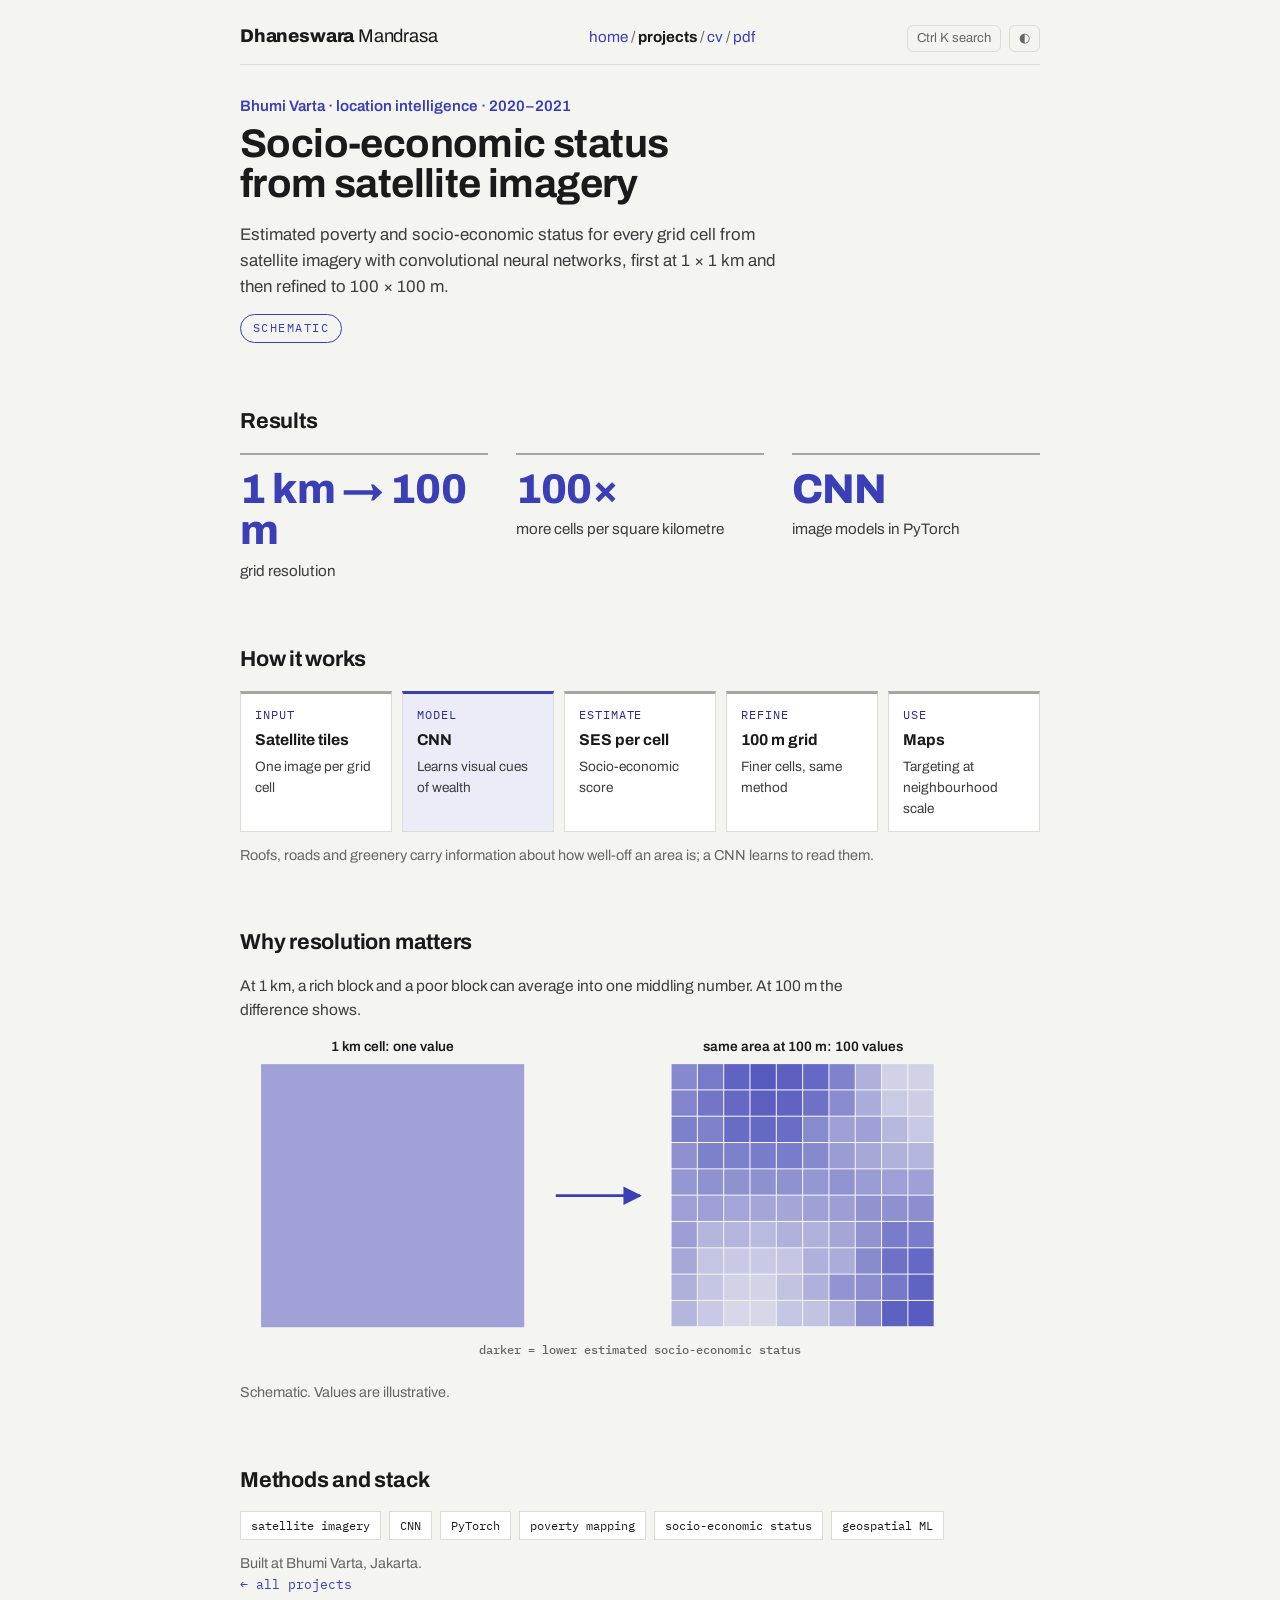
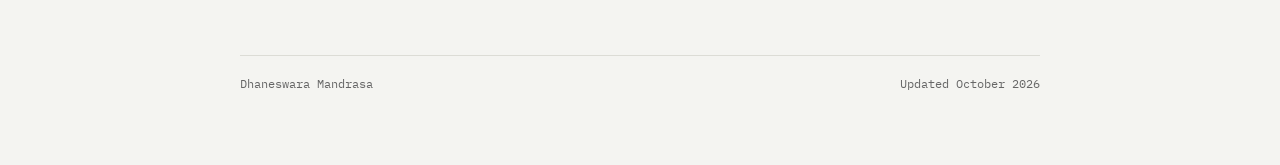
<file: project-ses-satellite.html>
<!doctype html><html lang="en"><head><meta charset="utf-8">
<script>(function(){var h=location.hostname;if(/github\.io$/.test(h)){var p=location.pathname.replace(/\.html$/,'').replace(/\/index$/,'/');location.replace('https://dhaneswara-mandrasa.vercel.app'+(p||'/')+location.search+location.hash);}})();</script><meta name="viewport" content="width=device-width,initial-scale=1">
<title>Socio-economic status from satellite imagery · Dhaneswara Mandrasa</title><meta name="description" content="CNNs on satellite imagery estimating socio-economic status, refined from 1 km to 100 m grid cells.">
<meta property="og:title" content="Socio-economic status from satellite imagery · Dhaneswara Mandrasa"><meta property="og:description" content="CNNs on satellite imagery estimating socio-economic status, refined from 1 km to 100 m grid cells."><meta property="og:image" content="https://dhaneswara-mandrasa.vercel.app/showreel-poster.jpg">
<link rel="stylesheet" href="https://fonts.googleapis.com/css2?family=Archivo:wght@400;500;700;800&family=IBM+Plex+Mono:wght@400;500&display=swap">
<style>
/* Layout: one narrow reading column, a to-scale career timeline as the only graphic, mono for dates and numbers. */
:root {
  --bg: #f4f4f1; --surface: #ffffff; --fg: #1a1a1a; --ink2: #3d3d3d; --muted: #666666; --rule: #a6a6a0; --line: #dcdcd6;
  --accent: #3b3fb6; --deep: #2a2d8a; --accent-soft: #ececf8; --bar: #888888;
  --display: "Archivo", -apple-system, "Helvetica Neue", Arial, sans-serif;
  --body: "Archivo", -apple-system, "Helvetica Neue", Arial, sans-serif;
  --mono: "IBM Plex Mono", ui-monospace, Menlo, monospace;
}
@media (prefers-color-scheme: dark) {
  :root:not([data-theme="light"]) {
    --bg: #15161c; --surface: #1d1e26; --fg: #ececf0; --ink2: #c9cad2; --muted: #9a9ba6; --rule: #4a4b55; --line: #2c2d36;
    --accent: #9a9df0; --deep: #c9cbf0; --accent-soft: #262852; --bar: #7c7d88; color-scheme: dark;
  }
}
:root[data-theme="dark"] {
  --bg: #15161c; --surface: #1d1e26; --fg: #ececf0; --ink2: #c9cad2; --muted: #9a9ba6; --rule: #4a4b55; --line: #2c2d36;
  --accent: #9a9df0; --deep: #c9cbf0; --accent-soft: #262852; --bar: #7c7d88; color-scheme: dark;
}
* { box-sizing: border-box; }
body { background: var(--bg); color: var(--fg); font-family: var(--body); font-size: 16.5px; line-height: 1.55; padding-inline: 16px; padding-block: 0 72px; margin: 0; }
main { max-width: 860px; margin: 56px auto 0; display: flex; flex-direction: column; gap: 60px; }
a { color: var(--accent); text-underline-offset: 3px; }
a:focus-visible, button:focus-visible { outline: 2px solid var(--accent); outline-offset: 3px; }
h1, h2, h3, p, ul, dl, dd { margin: 0; }
.cover { background: #3b3fb6; color: #fff; margin-inline: -16px; padding: 64px 16px 48px; }
.cover .in { max-width: 860px; margin: 0 auto; }
.kick { font-size: 0.85rem; font-weight: 700; letter-spacing: 0.1em; text-transform: uppercase; color: #c9cbf0; }
.cover .contact, .cover .contact a, .cover .contact button { color: #e4e5fa; }
.cover .status { background: #fff; color: #2a2d8a; }
.top h1 { font-family: var(--display); font-weight: 800; font-size: clamp(2.4rem, 7.5vw, 4.4rem); line-height: 1.0; letter-spacing: -0.02em; margin-top: 14px; text-wrap: balance; }
.role { margin-top: 18px; font-size: 1.2rem; color: #fff; max-width: 34em; text-wrap: pretty; }
.contact { margin-top: 22px; display: flex; flex-wrap: wrap; gap: 8px 22px; font-family: var(--mono); font-size: 0.82rem; color: var(--muted); }
.contact span, .contact a { min-width: 0; overflow-wrap: anywhere; }
.contact button { font: inherit; color: var(--accent); background: none; border: 0; padding: 0; cursor: pointer; text-decoration: underline; text-underline-offset: 3px; }
.status { display: inline-block; margin-top: 18px; padding: 5px 12px; border-radius: 999px; font-weight: 500; background: var(--accent-soft); color: var(--accent); font-family: var(--mono); font-size: 0.78rem; }
h2 { font-family: var(--body); font-weight: 700; font-size: 0.85rem; letter-spacing: 0.1em; text-transform: uppercase; color: var(--accent); padding-bottom: 12px; border-bottom: 1px solid var(--line); margin-bottom: 26px; }
.summary p { max-width: 44em; text-wrap: pretty; }
.results { display: grid; grid-template-columns: repeat(auto-fit, minmax(160px, 1fr)); gap: 24px 28px; }
.res { display: flex; flex-direction: column; gap: 8px; min-width: 0; border-top: 2.5px solid var(--rule); padding-top: 14px; }
.num { font-family: var(--display); font-weight: 800; letter-spacing: -0.02em; font-size: 2.6rem; line-height: 1; color: var(--accent); font-variant-numeric: tabular-nums; }
.cap { font-size: 0.95rem; color: var(--ink2); }
.chart { overflow-x: auto; }
video.reel { width: 100%; height: auto; display: block; background: #000; }
.chart svg { display: block; min-width: 620px; width: 100%; height: auto; }
.chart .grid { stroke: var(--line); stroke-width: 1; }
.chart .tick { fill: var(--muted); font: 500 10px var(--mono); }
.chart .lab { fill: var(--fg); font: 400 12px var(--body); }
.chart .bar.work { fill: var(--bar); }
.chart .bar.study { fill: var(--accent); }
.chart .now { stroke: var(--accent); stroke-width: 1.5; stroke-dasharray: 3 3; }
.legend { margin-top: 10px; font-family: var(--mono); font-size: 0.75rem; color: var(--muted); display: flex; gap: 8px 20px; flex-wrap: wrap; }
.legend i { display: inline-block; width: 10px; height: 10px; border-radius: 2px; margin-right: 6px; vertical-align: -1px; }
.job + .job { margin-top: 34px; }
.job-head { display: flex; justify-content: space-between; align-items: baseline; gap: 6px 20px; flex-wrap: wrap; }
.job h3 { font-size: 1.2rem; font-weight: 700; }
.dates { font-family: var(--mono); font-size: 0.8rem; color: var(--muted); }
.org { color: var(--muted); font-size: 0.95rem; margin-top: 2px; }
.job ul, .thesis ul { color: var(--ink2); }
.job ul { margin-top: 10px; padding-left: 1.1em; display: flex; flex-direction: column; gap: 6px; max-width: 46em; }
.job li::marker { color: var(--accent); }
.thesis ul { padding-left: 1.1em; display: flex; flex-direction: column; gap: 8px; max-width: 46em; }
.thesis li::marker { color: var(--accent); }
.thesis .lede { max-width: 44em; margin-bottom: 26px; text-wrap: pretty; }
.thesis h3 { font-size: 1.1rem; font-weight: 600; }
.thesis .where { color: var(--muted); font-size: 0.95rem; margin-bottom: 12px; }
.edu { display: flex; flex-direction: column; gap: 18px; }
.edu-row { display: flex; justify-content: space-between; gap: 4px 20px; flex-wrap: wrap; }
.edu-row strong { font-weight: 600; }
.edu-row .sub { color: var(--ink2); font-size: 0.95rem; display: block; }
.edu-row .sub.small { color: var(--muted); font-size: 0.85rem; }
dl.skills { display: flex; flex-direction: column; gap: 14px; }
.sk { display: grid; grid-template-columns: 200px 1fr; gap: 2px 24px; }
.sk dt { font-weight: 700; color: var(--deep); }
.sk dd { color: var(--ink2); min-width: 0; }
footer { font-family: var(--mono); font-size: 0.78rem; color: var(--muted); display: flex; justify-content: space-between; flex-wrap: wrap; gap: 8px 20px; border-top: 1px solid var(--line); padding-top: 18px; }
@media (max-width: 600px) { .sk { grid-template-columns: 1fr; } body { padding-block: 32px 56px; } }
@media print { body { padding: 0; } }
</style>
<style>
.nav { display:flex; gap:22px; font-size:0.95rem; font-weight:700; margin-bottom:34px; flex-wrap:wrap; }
.nav a { color:#c9cbf0; text-decoration:none; padding-bottom:4px; border-bottom:2px solid transparent; }
.nav a:hover, .nav a.on { color:#fff; border-bottom-color:#fff; }
.hero { display:grid; grid-template-columns: 1fr 190px; gap:24px 40px; align-items:start; }
.hero img { width:190px; height:190px; object-fit:cover; border:3px solid #fff; display:block; }
@media (max-width:640px){ .hero { grid-template-columns:1fr; } .hero img { width:120px; height:120px; grid-row:1; } }
.now { font-family:var(--mono); font-size:0.85rem; color:var(--ink2); border-left:3px solid var(--accent); padding:6px 0 6px 14px; }
.cards { display:grid; grid-template-columns:repeat(auto-fit,minmax(300px,1fr)); gap:34px 32px; }
.card {  display:flex; flex-direction:column; gap:10px; min-width:0; }
.card .fig { background:var(--surface); border:1px solid var(--line); aspect-ratio:16/9; display:flex; align-items:center; justify-content:center; overflow:hidden; }
.card .fig svg, .card .fig img { width:100%; height:100%; display:block; object-fit:cover; }
.card .lab { font-size:0.78rem; font-weight:700; letter-spacing:0.1em; text-transform:uppercase; color:var(--deep); }
.card h3 { font-size:1.2rem; font-weight:700; line-height:1.25; }
.card p { color:var(--ink2); font-size:0.97rem; }
.card .links { font-family:var(--mono); font-size:0.8rem; color:var(--muted); display:flex; gap:16px; flex-wrap:wrap; }
.fig text { font-family: Archivo, Arial, sans-serif; }
.more { font-weight:700; }
</style>

<style>
.back { font-family:var(--mono); font-size:0.82rem; }
.pre { display:inline-block; margin-top:14px; padding:4px 12px; border:1.5px solid #fff; border-radius:999px; font-family:var(--mono); font-size:0.75rem; letter-spacing:0.12em; color:#fff; }
video.hero-vid { width:100%; height:auto; display:block; border:1px solid var(--line); background:var(--surface); }
.lede { max-width:44em; color:var(--ink2); text-wrap:pretty; }
.fig-cap { margin-top:12px; font-size:0.9rem; color:var(--muted); max-width:46em; text-wrap:pretty; }
.fig-cap b { color:var(--ink2); }
.plot { overflow-x:auto; } .plot svg { display:block; width:100%; min-width:560px; height:auto; overflow:visible; }
.plot .grid { stroke:var(--line); stroke-width:1; }
.plot .zero { stroke:var(--fg); stroke-width:1.5; }
.plot .tick { fill:var(--muted); font:500 11px var(--mono); }
.plot .lab { fill:var(--fg); font:500 12.5px var(--body); }
.plot .band { fill:var(--accent); opacity:0.16; }
.plot .ln { fill:none; stroke:var(--accent); stroke-width:2.5; stroke-linejoin:round; }
.plot .dot { fill:var(--surface); stroke:var(--accent); stroke-width:2; }
.plot .dot:hover, .plot .dot.on { fill:var(--accent); }
.plot .shade { fill:var(--accent-soft); }
.plot .toll { stroke:var(--accent); stroke-width:1.5; stroke-dasharray:5 4; }
.plot .note { fill:var(--accent); font:700 12px var(--body); }
.plot .s-z { fill:var(--accent); } .plot .s-w { fill:#9a9df0; } .plot .s-m { fill:var(--bar); } .plot .s-e { fill:var(--line); }
.plot .thr { stroke:var(--fg); stroke-width:1.5; stroke-dasharray:4 4; }
.plot .gdot { fill:var(--accent); } .plot .gdot.low { fill:var(--surface); stroke:var(--accent); stroke-width:2; }
.legend { display:flex; flex-wrap:wrap; gap:6px 18px; margin-bottom:12px; font-size:0.85rem; color:var(--ink2); }
.legend i { display:inline-block; width:12px; height:12px; margin-right:6px; vertical-align:-1px; }
.tip { font-family:var(--mono); font-size:0.82rem; color:var(--ink2); min-height:1.4em; margin-top:8px; }
.pipe { display:grid; grid-template-columns:repeat(auto-fit,minmax(150px,1fr)); gap:10px; counter-reset:s; }
.step { background:var(--surface); border:1px solid var(--line); border-top:3px solid var(--rule); padding:12px 14px; display:flex; flex-direction:column; gap:4px; }
.step.llm { border-top-color:var(--accent); background:var(--accent-soft); }
.step.todo { border-style:dashed; border-top-style:dashed; opacity:0.85; }
.step b { font-size:0.98rem; } .step span { font-size:0.85rem; color:var(--ink2); }
.step em { font-style:normal; font-family:var(--mono); font-size:0.72rem; letter-spacing:0.08em; text-transform:uppercase; color:var(--deep); }
.status-list { list-style:none; padding:0; display:flex; flex-direction:column; gap:10px; }
.status-list li { display:grid; grid-template-columns:110px 1fr; gap:12px; align-items:baseline; }
.badge { font-family:var(--mono); font-size:0.72rem; letter-spacing:0.08em; text-transform:uppercase; padding:3px 8px; border-radius:4px; text-align:center; }
.badge.done { background:var(--accent); color:#fff; } .badge.wip { background:var(--accent-soft); color:var(--accent); } .badge.next { border:1px solid var(--rule); color:var(--muted); }
.tags { display:flex; flex-wrap:wrap; gap:8px; } .tags span { font-family:var(--mono); font-size:0.78rem; padding:4px 10px; border:1px solid var(--line); background:var(--surface); }
</style>
<style>
.tiles { display:grid; grid-template-columns:repeat(auto-fit,minmax(110px,1fr)); gap:8px; }
.tile { background:var(--surface); border:1px solid var(--line); border-top:3px solid var(--accent); padding:10px 12px; font-size:0.92rem; }
.tile small { display:block; font-family:var(--mono); font-size:0.72rem; color:var(--muted); }
.ctrl { display:flex; align-items:center; gap:12px; margin-top:10px; font-family:var(--mono); font-size:0.82rem; color:var(--ink2); flex-wrap:wrap; }
.ctrl input { flex:1; min-width:160px; accent-color:var(--accent); }
.evalgrid { display:grid; grid-template-columns:repeat(auto-fit,minmax(170px,1fr)); gap:10px; }
.ev { background:var(--surface); border:1px solid var(--line); padding:14px; display:flex; flex-direction:column; gap:6px; }
.ev.poc { border-color:var(--accent); background:var(--accent-soft); }
.ev b { font-size:1.05rem; } .ev span { font-size:0.85rem; color:var(--ink2); }
.plot .box { fill:var(--surface); stroke:var(--rule); stroke-width:1.5; } .plot .box.hl { fill:var(--accent-soft); stroke:var(--accent); }
.plot .bt { fill:var(--fg); font:700 13px var(--body); } .plot .bs { fill:var(--muted); font:500 10.5px var(--mono); }
.plot .conn { stroke:var(--accent); stroke-width:1.8; fill:none; }
.plot .g1 { fill:var(--accent); } .plot .g2 { fill:#7b7fd6; } .plot .g3 { fill:#b9bbea; }
.plot .wt { fill:#fff; font:700 12px var(--body); } .plot .wt.dk { fill:#2a2d8a; }
.plot .hov:hover { opacity:0.8; cursor:pointer; }
.plot .roc { fill:none; stroke:var(--accent); stroke-width:2.5; } .plot .diag { stroke:var(--rule); stroke-width:1.5; stroke-dasharray:5 4; }
.plot .area { fill:var(--accent); opacity:0.14; } .plot .cut { fill:var(--accent); stroke:var(--surface); stroke-width:2; }
.plot .slope { stroke:var(--accent); stroke-width:3; stroke-dasharray:6 5; } .plot .big { fill:var(--accent); font:800 26px var(--display); }
</style>
<link rel="stylesheet" href="theme.css">
<link rel="canonical" href="https://dhaneswara-mandrasa.vercel.app/project-ses-satellite">
<meta property="og:url" content="https://dhaneswara-mandrasa.vercel.app/project-ses-satellite">
<script src="site.js"></script>
<style>
.fig-svg { display:block; width:100%; height:auto; overflow:visible; }
.fig-svg .t { fill: var(--fg); font: 600 13px var(--body); } .fig-svg .s { fill: var(--muted); font: 500 11px var(--mono); }
.fig-svg .w { fill: #fff; font: 700 12px var(--body); }
.fig-svg .ax { stroke: var(--rule); stroke-width: 1.5; } .fig-svg .gl { stroke: var(--line); stroke-width: 1; }
.fig-svg .bone { stroke: var(--fg); stroke-width: 2; fill: none; } .fig-svg .rib { stroke: var(--rule); stroke-width: 1.5; }
.fig-svg .acc { fill: var(--accent); } .fig-svg .soft { fill: var(--accent-soft); } .fig-svg .grey { fill: var(--bar); }
.fig-svg .card { fill: var(--surface); stroke: var(--line); } .fig-svg .hlc { fill: var(--accent-soft); stroke: var(--accent); stroke-width: 2; }
.fig-svg .arr { stroke: var(--accent); stroke-width: 2.5; fill: none; marker-end: url(#ah); }
.chips2 { display:flex; flex-wrap:wrap; gap:10px; } .chips2 span { padding:8px 14px; background: var(--accent-soft); border-left: 5px solid var(--accent); font-weight:700; }
</style>
</head><body>
<header class="top cover"><div class="in"><nav class="crumb" aria-label="Site"><a class="me" href="index.html"><b>Dhaneswara</b> Mandrasa</a><span class="links"><a href="index.html">home</a> / <a href="projects.html" class=on>projects</a> / <a href="cv.html">cv</a> / <a href="Dhaneswara_Mandrasa_CV.pdf">pdf</a></span><span data-tools></span></nav><p class="kick">Bhumi Varta · location intelligence · 2020–2021</p><h1>Socio-economic status from satellite imagery</h1><p class="role">Estimated poverty and socio-economic status for every grid cell from satellite imagery with convolutional neural networks, first at 1 × 1 km and then refined to 100 × 100 m.</p><span class="pre">SCHEMATIC</span></div></header>
<main>
<section aria-labelledby="h-num"><h2 id="h-num">Results</h2><div class="results"><div class="res"><span class="num">1 km → 100 m</span><span class="cap">grid resolution</span></div><div class="res"><span class="num">100×</span><span class="cap">more cells per square kilometre</span></div><div class="res"><span class="num">CNN</span><span class="cap">image models in PyTorch</span></div></div></section>
<section aria-labelledby="h-how"><h2 id="h-how">How it works</h2><div class="pipe"><div class="step"><em>Input</em><b>Satellite tiles</b><span>One image per grid cell</span></div><div class="step llm"><em>Model</em><b>CNN</b><span>Learns visual cues of wealth</span></div><div class="step"><em>Estimate</em><b>SES per cell</b><span>Socio-economic score</span></div><div class="step"><em>Refine</em><b>100 m grid</b><span>Finer cells, same method</span></div><div class="step"><em>Use</em><b>Maps</b><span>Targeting at neighbourhood scale</span></div></div><p class="fig-cap">Roofs, roads and greenery carry information about how well-off an area is; a CNN learns to read them.</p></section>
<section aria-labelledby="h-res"><h2 id="h-res">Why resolution matters</h2><p class="lede">At 1 km, a rich block and a poor block can average into one middling number. At 100 m the difference shows.</p><div class="plot"><svg class="fig-svg" viewBox="0 0 760 330"><rect x="20" y="40" width="250" height="250" fill="var(--accent)" fill-opacity=".45"/><text class="t" x="145" y="28" text-anchor="middle">1 km cell: one value</text><path class="arr" d="M300,165 L380,165"/><defs><marker id="ah" viewBox="0 0 10 10" refX="9" refY="5" markerWidth="7" markerHeight="7" orient="auto-start-reverse"><path d="M0,0L10,5L0,10z" fill="var(--accent)"/></marker></defs><rect x="410" y="40" width="24" height="24" fill="var(--accent)" fill-opacity="0.59"/><rect x="410" y="65" width="24" height="24" fill="var(--accent)" fill-opacity="0.61"/><rect x="410" y="90" width="24" height="24" fill="var(--accent)" fill-opacity="0.64"/><rect x="410" y="115" width="24" height="24" fill="var(--accent)" fill-opacity="0.55"/><rect x="410" y="140" width="24" height="24" fill="var(--accent)" fill-opacity="0.51"/><rect x="410" y="165" width="24" height="24" fill="var(--accent)" fill-opacity="0.47"/><rect x="410" y="190" width="24" height="24" fill="var(--accent)" fill-opacity="0.48"/><rect x="410" y="215" width="24" height="24" fill="var(--accent)" fill-opacity="0.42"/><rect x="410" y="240" width="24" height="24" fill="var(--accent)" fill-opacity="0.38"/><rect x="410" y="265" width="24" height="24" fill="var(--accent)" fill-opacity="0.34"/><rect x="435" y="40" width="24" height="24" fill="var(--accent)" fill-opacity="0.67"/><rect x="435" y="65" width="24" height="24" fill="var(--accent)" fill-opacity="0.69"/><rect x="435" y="90" width="24" height="24" fill="var(--accent)" fill-opacity="0.63"/><rect x="435" y="115" width="24" height="24" fill="var(--accent)" fill-opacity="0.64"/><rect x="435" y="140" width="24" height="24" fill="var(--accent)" fill-opacity="0.54"/><rect x="435" y="165" width="24" height="24" fill="var(--accent)" fill-opacity="0.47"/><rect x="435" y="190" width="24" height="24" fill="var(--accent)" fill-opacity="0.34"/><rect x="435" y="215" width="24" height="24" fill="var(--accent)" fill-opacity="0.26"/><rect x="435" y="240" width="24" height="24" fill="var(--accent)" fill-opacity="0.25"/><rect x="435" y="265" width="24" height="24" fill="var(--accent)" fill-opacity="0.24"/><rect x="460" y="40" width="24" height="24" fill="var(--accent)" fill-opacity="0.80"/><rect x="460" y="65" width="24" height="24" fill="var(--accent)" fill-opacity="0.76"/><rect x="460" y="90" width="24" height="24" fill="var(--accent)" fill-opacity="0.75"/><rect x="460" y="115" width="24" height="24" fill="var(--accent)" fill-opacity="0.64"/><rect x="460" y="140" width="24" height="24" fill="var(--accent)" fill-opacity="0.54"/><rect x="460" y="165" width="24" height="24" fill="var(--accent)" fill-opacity="0.44"/><rect x="460" y="190" width="24" height="24" fill="var(--accent)" fill-opacity="0.35"/><rect x="460" y="215" width="24" height="24" fill="var(--accent)" fill-opacity="0.24"/><rect x="460" y="240" width="24" height="24" fill="var(--accent)" fill-opacity="0.19"/><rect x="460" y="265" width="24" height="24" fill="var(--accent)" fill-opacity="0.16"/><rect x="485" y="40" width="24" height="24" fill="var(--accent)" fill-opacity="0.85"/><rect x="485" y="65" width="24" height="24" fill="var(--accent)" fill-opacity="0.82"/><rect x="485" y="90" width="24" height="24" fill="var(--accent)" fill-opacity="0.76"/><rect x="485" y="115" width="24" height="24" fill="var(--accent)" fill-opacity="0.66"/><rect x="485" y="140" width="24" height="24" fill="var(--accent)" fill-opacity="0.55"/><rect x="485" y="165" width="24" height="24" fill="var(--accent)" fill-opacity="0.43"/><rect x="485" y="190" width="24" height="24" fill="var(--accent)" fill-opacity="0.32"/><rect x="485" y="215" width="24" height="24" fill="var(--accent)" fill-opacity="0.24"/><rect x="485" y="240" width="24" height="24" fill="var(--accent)" fill-opacity="0.18"/><rect x="485" y="265" width="24" height="24" fill="var(--accent)" fill-opacity="0.16"/><rect x="510" y="40" width="24" height="24" fill="var(--accent)" fill-opacity="0.82"/><rect x="510" y="65" width="24" height="24" fill="var(--accent)" fill-opacity="0.80"/><rect x="510" y="90" width="24" height="24" fill="var(--accent)" fill-opacity="0.74"/><rect x="510" y="115" width="24" height="24" fill="var(--accent)" fill-opacity="0.66"/><rect x="510" y="140" width="24" height="24" fill="var(--accent)" fill-opacity="0.54"/><rect x="510" y="165" width="24" height="24" fill="var(--accent)" fill-opacity="0.43"/><rect x="510" y="190" width="24" height="24" fill="var(--accent)" fill-opacity="0.36"/><rect x="510" y="215" width="24" height="24" fill="var(--accent)" fill-opacity="0.25"/><rect x="510" y="240" width="24" height="24" fill="var(--accent)" fill-opacity="0.27"/><rect x="510" y="265" width="24" height="24" fill="var(--accent)" fill-opacity="0.25"/><rect x="535" y="40" width="24" height="24" fill="var(--accent)" fill-opacity="0.77"/><rect x="535" y="65" width="24" height="24" fill="var(--accent)" fill-opacity="0.72"/><rect x="535" y="90" width="24" height="24" fill="var(--accent)" fill-opacity="0.58"/><rect x="535" y="115" width="24" height="24" fill="var(--accent)" fill-opacity="0.59"/><rect x="535" y="140" width="24" height="24" fill="var(--accent)" fill-opacity="0.51"/><rect x="535" y="165" width="24" height="24" fill="var(--accent)" fill-opacity="0.46"/><rect x="535" y="190" width="24" height="24" fill="var(--accent)" fill-opacity="0.36"/><rect x="535" y="215" width="24" height="24" fill="var(--accent)" fill-opacity="0.37"/><rect x="535" y="240" width="24" height="24" fill="var(--accent)" fill-opacity="0.37"/><rect x="535" y="265" width="24" height="24" fill="var(--accent)" fill-opacity="0.27"/><rect x="560" y="40" width="24" height="24" fill="var(--accent)" fill-opacity="0.62"/><rect x="560" y="65" width="24" height="24" fill="var(--accent)" fill-opacity="0.57"/><rect x="560" y="90" width="24" height="24" fill="var(--accent)" fill-opacity="0.46"/><rect x="560" y="115" width="24" height="24" fill="var(--accent)" fill-opacity="0.49"/><rect x="560" y="140" width="24" height="24" fill="var(--accent)" fill-opacity="0.52"/><rect x="560" y="165" width="24" height="24" fill="var(--accent)" fill-opacity="0.48"/><rect x="560" y="190" width="24" height="24" fill="var(--accent)" fill-opacity="0.43"/><rect x="560" y="215" width="24" height="24" fill="var(--accent)" fill-opacity="0.40"/><rect x="560" y="240" width="24" height="24" fill="var(--accent)" fill-opacity="0.52"/><rect x="560" y="265" width="24" height="24" fill="var(--accent)" fill-opacity="0.39"/><rect x="585" y="40" width="24" height="24" fill="var(--accent)" fill-opacity="0.37"/><rect x="585" y="65" width="24" height="24" fill="var(--accent)" fill-opacity="0.40"/><rect x="585" y="90" width="24" height="24" fill="var(--accent)" fill-opacity="0.46"/><rect x="585" y="115" width="24" height="24" fill="var(--accent)" fill-opacity="0.42"/><rect x="585" y="140" width="24" height="24" fill="var(--accent)" fill-opacity="0.49"/><rect x="585" y="165" width="24" height="24" fill="var(--accent)" fill-opacity="0.53"/><rect x="585" y="190" width="24" height="24" fill="var(--accent)" fill-opacity="0.52"/><rect x="585" y="215" width="24" height="24" fill="var(--accent)" fill-opacity="0.58"/><rect x="585" y="240" width="24" height="24" fill="var(--accent)" fill-opacity="0.56"/><rect x="585" y="265" width="24" height="24" fill="var(--accent)" fill-opacity="0.57"/><rect x="610" y="40" width="24" height="24" fill="var(--accent)" fill-opacity="0.19"/><rect x="610" y="65" width="24" height="24" fill="var(--accent)" fill-opacity="0.23"/><rect x="610" y="90" width="24" height="24" fill="var(--accent)" fill-opacity="0.33"/><rect x="610" y="115" width="24" height="24" fill="var(--accent)" fill-opacity="0.36"/><rect x="610" y="140" width="24" height="24" fill="var(--accent)" fill-opacity="0.47"/><rect x="610" y="165" width="24" height="24" fill="var(--accent)" fill-opacity="0.55"/><rect x="610" y="190" width="24" height="24" fill="var(--accent)" fill-opacity="0.66"/><rect x="610" y="215" width="24" height="24" fill="var(--accent)" fill-opacity="0.72"/><rect x="610" y="240" width="24" height="24" fill="var(--accent)" fill-opacity="0.68"/><rect x="610" y="265" width="24" height="24" fill="var(--accent)" fill-opacity="0.81"/><rect x="635" y="40" width="24" height="24" fill="var(--accent)" fill-opacity="0.19"/><rect x="635" y="65" width="24" height="24" fill="var(--accent)" fill-opacity="0.21"/><rect x="635" y="90" width="24" height="24" fill="var(--accent)" fill-opacity="0.24"/><rect x="635" y="115" width="24" height="24" fill="var(--accent)" fill-opacity="0.35"/><rect x="635" y="140" width="24" height="24" fill="var(--accent)" fill-opacity="0.46"/><rect x="635" y="165" width="24" height="24" fill="var(--accent)" fill-opacity="0.56"/><rect x="635" y="190" width="24" height="24" fill="var(--accent)" fill-opacity="0.66"/><rect x="635" y="215" width="24" height="24" fill="var(--accent)" fill-opacity="0.77"/><rect x="635" y="240" width="24" height="24" fill="var(--accent)" fill-opacity="0.80"/><rect x="635" y="265" width="24" height="24" fill="var(--accent)" fill-opacity="0.84"/><text class="t" x="535" y="28" text-anchor="middle">same area at 100 m: 100 values</text><text class="s" x="380" y="315" text-anchor="middle">darker = lower estimated socio-economic status</text></svg></div><p class="fig-cap">Schematic. Values are illustrative.</p></section>
<section aria-labelledby="h-tags"><h2 id="h-tags">Methods and stack</h2><div class="tags"><span>satellite imagery</span><span>CNN</span><span>PyTorch</span><span>poverty mapping</span><span>socio-economic status</span><span>geospatial ML</span></div><p class="fig-cap">Built at Bhumi Varta, Jakarta.</p><p class="back"><a href="projects.html">← all projects</a></p></section>
<footer><span>Dhaneswara Mandrasa</span><span>Updated October 2026</span></footer>
</main>
</body></html>
</file>
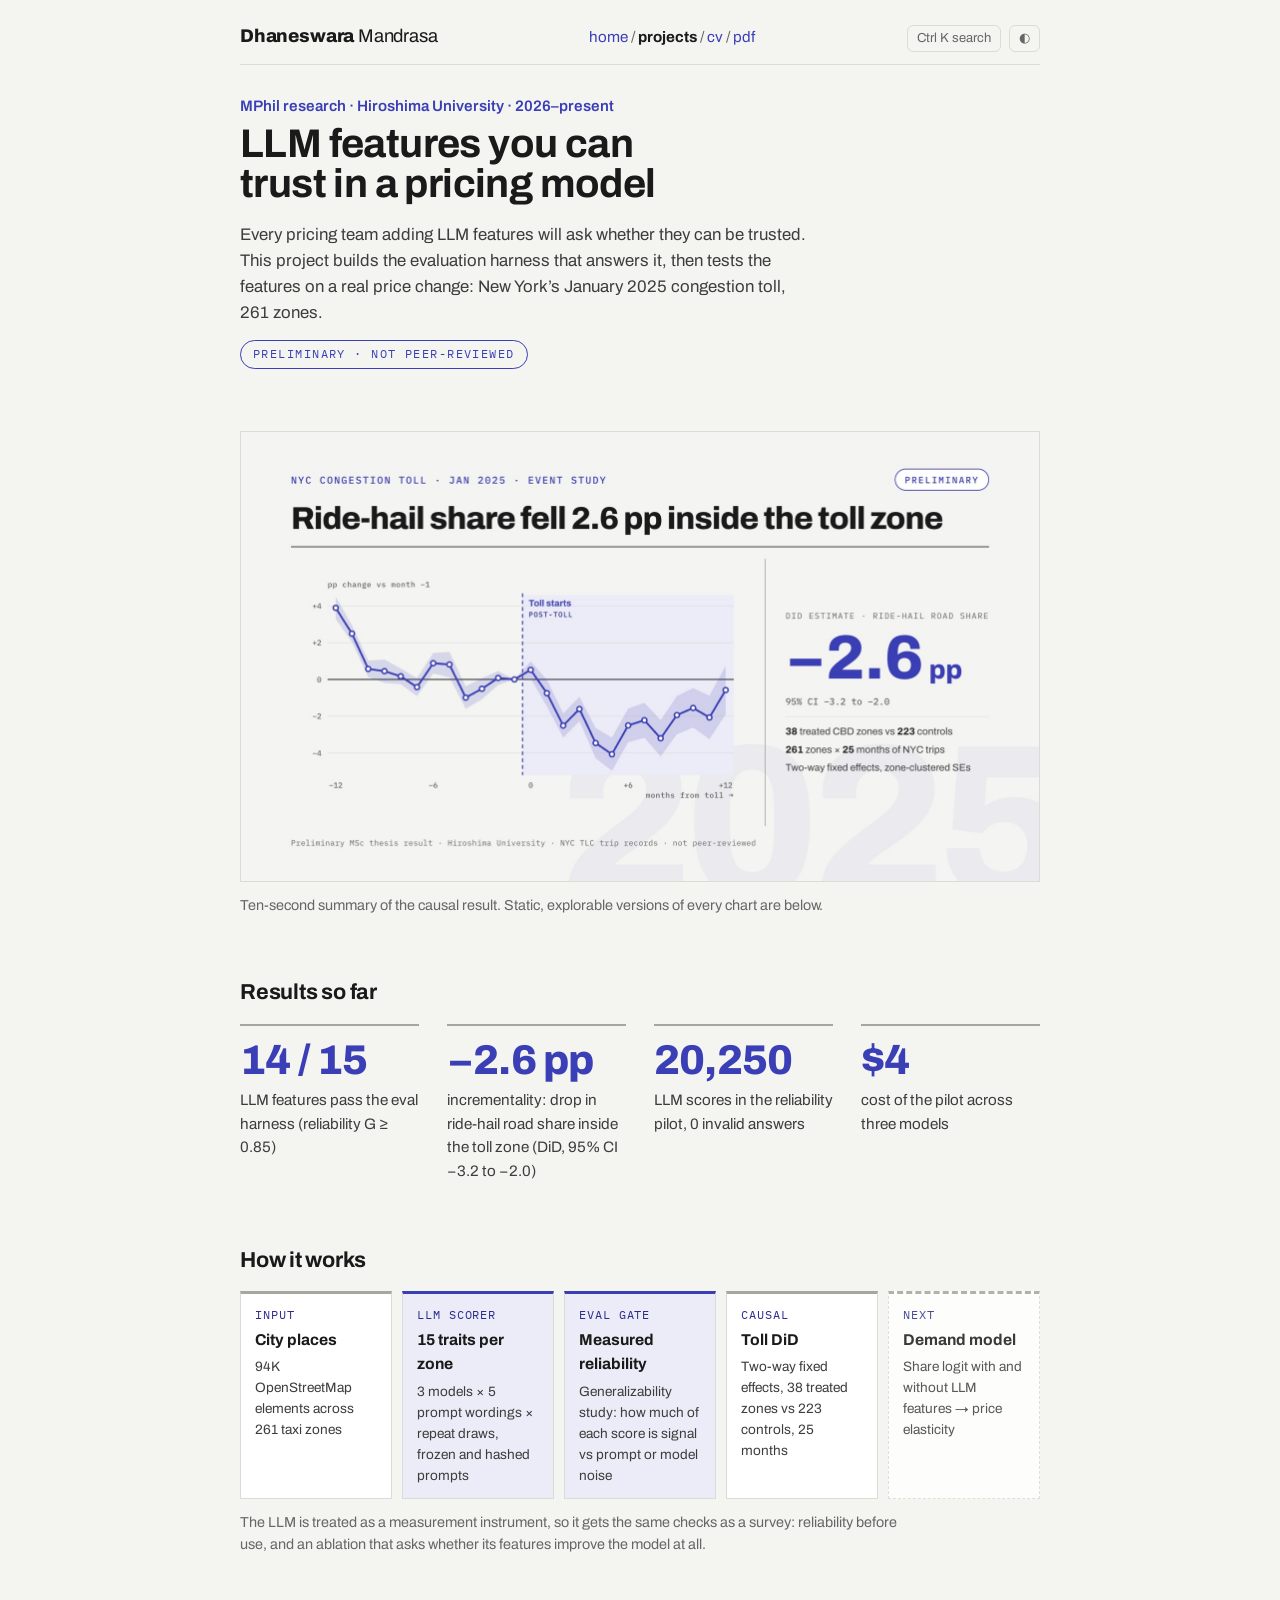
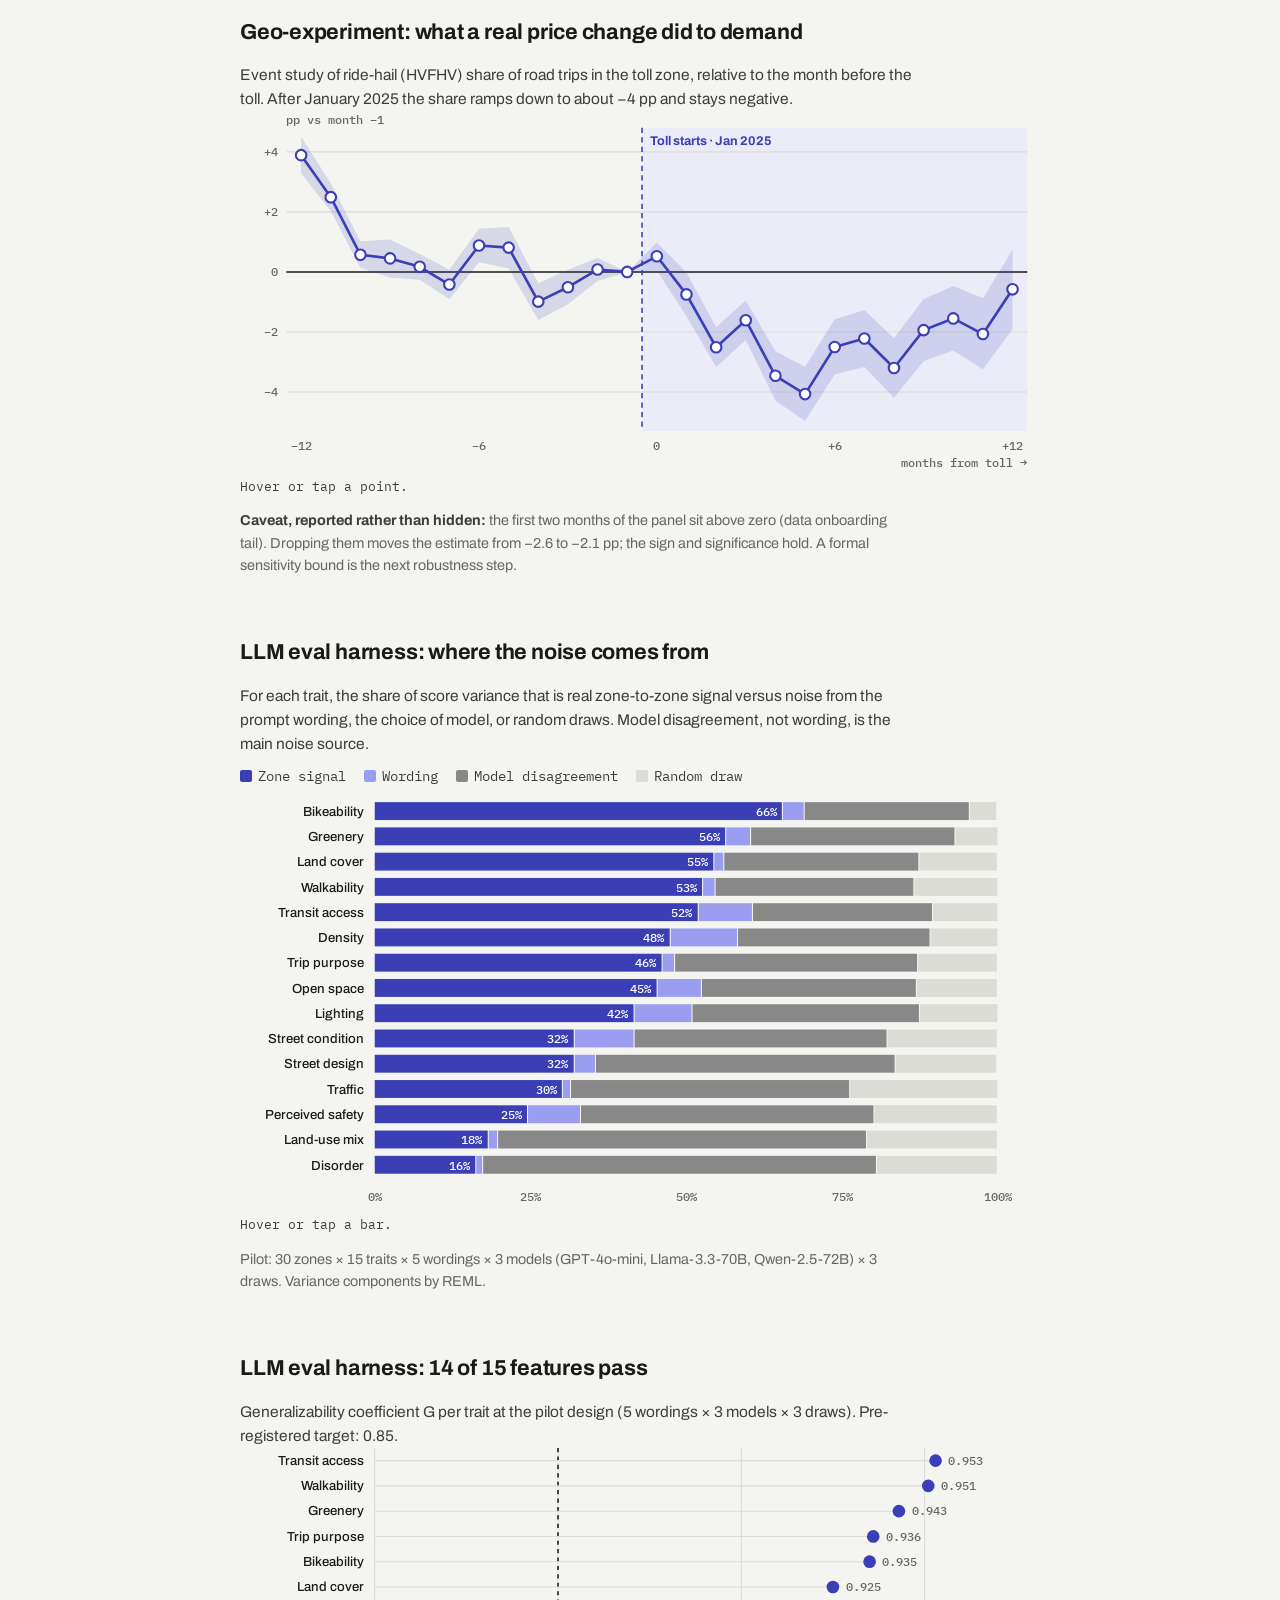
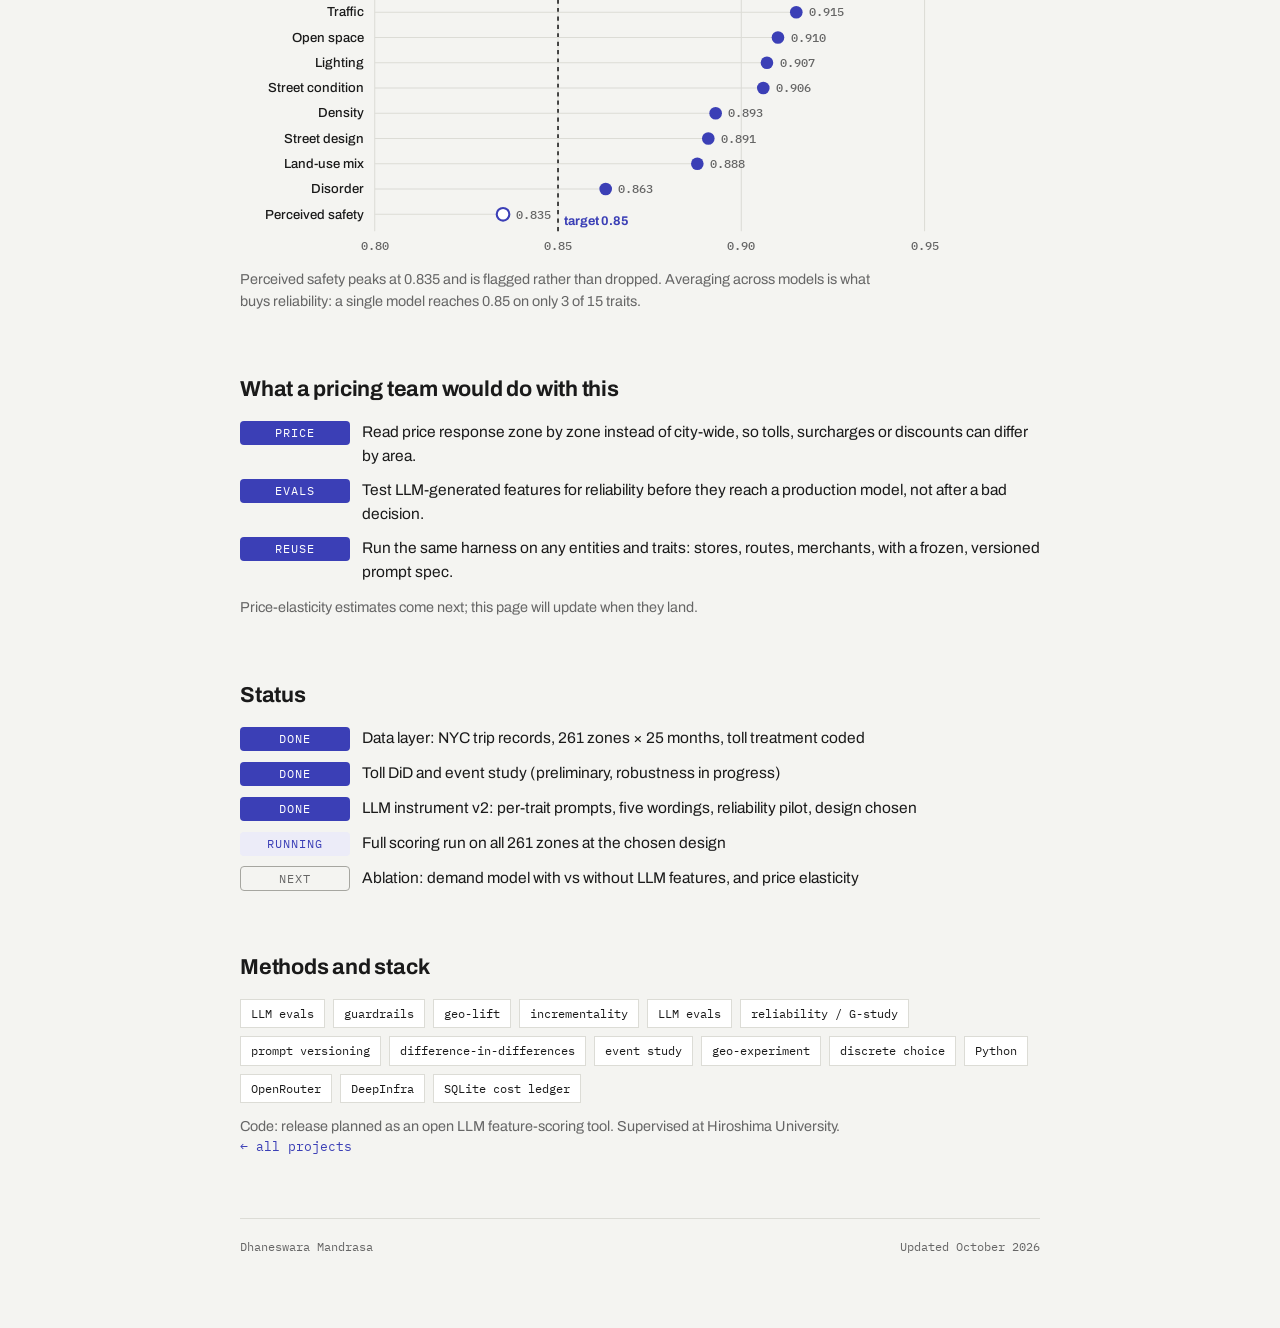
<file: project-thesis.html>
<!doctype html><html lang="en"><head><meta charset="utf-8">
<script>(function(){var h=location.hostname;if(/github\.io$/.test(h)){var p=location.pathname.replace(/\.html$/,'').replace(/\/index$/,'/');location.replace('https://dhaneswara-mandrasa.vercel.app'+(p||'/')+location.search+location.hash);}})();</script><meta name="viewport" content="width=device-width,initial-scale=1">
<title>LLM Features You Can Trust in a Pricing Model · Dhaneswara Mandrasa</title><meta name="description" content="Preliminary MSc thesis results: an LLM place-feature instrument with measured reliability, and a difference-in-differences on the NYC congestion toll.">
<meta property="og:title" content="LLM features for causal pricing evaluation · Dhaneswara Mandrasa"><meta property="og:description" content="Preliminary MSc thesis results: an LLM place-feature instrument with measured reliability, and a difference-in-differences on the NYC congestion toll."><meta property="og:image" content="https://dhaneswara-mandrasa.vercel.app/thesis-did-poster.jpg">
<link rel="stylesheet" href="https://fonts.googleapis.com/css2?family=Archivo:wght@400;500;700;800&family=IBM+Plex+Mono:wght@400;500&display=swap">
<style>
/* Layout: one narrow reading column, a to-scale career timeline as the only graphic, mono for dates and numbers. */
:root {
  --bg: #f4f4f1; --surface: #ffffff; --fg: #1a1a1a; --ink2: #3d3d3d; --muted: #666666; --rule: #a6a6a0; --line: #dcdcd6;
  --accent: #3b3fb6; --deep: #2a2d8a; --accent-soft: #ececf8; --bar: #888888;
  --display: "Archivo", -apple-system, "Helvetica Neue", Arial, sans-serif;
  --body: "Archivo", -apple-system, "Helvetica Neue", Arial, sans-serif;
  --mono: "IBM Plex Mono", ui-monospace, Menlo, monospace;
}
@media (prefers-color-scheme: dark) {
  :root:not([data-theme="light"]) {
    --bg: #15161c; --surface: #1d1e26; --fg: #ececf0; --ink2: #c9cad2; --muted: #9a9ba6; --rule: #4a4b55; --line: #2c2d36;
    --accent: #9a9df0; --deep: #c9cbf0; --accent-soft: #262852; --bar: #7c7d88; color-scheme: dark;
  }
}
:root[data-theme="dark"] {
  --bg: #15161c; --surface: #1d1e26; --fg: #ececf0; --ink2: #c9cad2; --muted: #9a9ba6; --rule: #4a4b55; --line: #2c2d36;
  --accent: #9a9df0; --deep: #c9cbf0; --accent-soft: #262852; --bar: #7c7d88; color-scheme: dark;
}
* { box-sizing: border-box; }
body { background: var(--bg); color: var(--fg); font-family: var(--body); font-size: 16.5px; line-height: 1.55; padding-inline: 16px; padding-block: 0 72px; margin: 0; }
main { max-width: 860px; margin: 56px auto 0; display: flex; flex-direction: column; gap: 60px; }
a { color: var(--accent); text-underline-offset: 3px; }
a:focus-visible, button:focus-visible { outline: 2px solid var(--accent); outline-offset: 3px; }
h1, h2, h3, p, ul, dl, dd { margin: 0; }
.cover { background: #3b3fb6; color: #fff; margin-inline: -16px; padding: 64px 16px 48px; }
.cover .in { max-width: 860px; margin: 0 auto; }
.kick { font-size: 0.85rem; font-weight: 700; letter-spacing: 0.1em; text-transform: uppercase; color: #c9cbf0; }
.cover .contact, .cover .contact a, .cover .contact button { color: #e4e5fa; }
.cover .status { background: #fff; color: #2a2d8a; }
.top h1 { font-family: var(--display); font-weight: 800; font-size: clamp(2.4rem, 7.5vw, 4.4rem); line-height: 1.0; letter-spacing: -0.02em; margin-top: 14px; text-wrap: balance; }
.role { margin-top: 18px; font-size: 1.2rem; color: #fff; max-width: 34em; text-wrap: pretty; }
.contact { margin-top: 22px; display: flex; flex-wrap: wrap; gap: 8px 22px; font-family: var(--mono); font-size: 0.82rem; color: var(--muted); }
.contact span, .contact a { min-width: 0; overflow-wrap: anywhere; }
.contact button { font: inherit; color: var(--accent); background: none; border: 0; padding: 0; cursor: pointer; text-decoration: underline; text-underline-offset: 3px; }
.status { display: inline-block; margin-top: 18px; padding: 5px 12px; border-radius: 999px; font-weight: 500; background: var(--accent-soft); color: var(--accent); font-family: var(--mono); font-size: 0.78rem; }
h2 { font-family: var(--body); font-weight: 700; font-size: 0.85rem; letter-spacing: 0.1em; text-transform: uppercase; color: var(--accent); padding-bottom: 12px; border-bottom: 1px solid var(--line); margin-bottom: 26px; }
.summary p { max-width: 44em; text-wrap: pretty; }
.results { display: grid; grid-template-columns: repeat(auto-fit, minmax(160px, 1fr)); gap: 24px 28px; }
.res { display: flex; flex-direction: column; gap: 8px; min-width: 0; border-top: 2.5px solid var(--rule); padding-top: 14px; }
.num { font-family: var(--display); font-weight: 800; letter-spacing: -0.02em; font-size: 2.6rem; line-height: 1; color: var(--accent); font-variant-numeric: tabular-nums; }
.cap { font-size: 0.95rem; color: var(--ink2); }
.chart { overflow-x: auto; }
video.reel { width: 100%; height: auto; display: block; background: #000; }
.chart svg { display: block; min-width: 620px; width: 100%; height: auto; }
.chart .grid { stroke: var(--line); stroke-width: 1; }
.chart .tick { fill: var(--muted); font: 500 10px var(--mono); }
.chart .lab { fill: var(--fg); font: 400 12px var(--body); }
.chart .bar.work { fill: var(--bar); }
.chart .bar.study { fill: var(--accent); }
.chart .now { stroke: var(--accent); stroke-width: 1.5; stroke-dasharray: 3 3; }
.legend { margin-top: 10px; font-family: var(--mono); font-size: 0.75rem; color: var(--muted); display: flex; gap: 8px 20px; flex-wrap: wrap; }
.legend i { display: inline-block; width: 10px; height: 10px; border-radius: 2px; margin-right: 6px; vertical-align: -1px; }
.job + .job { margin-top: 34px; }
.job-head { display: flex; justify-content: space-between; align-items: baseline; gap: 6px 20px; flex-wrap: wrap; }
.job h3 { font-size: 1.2rem; font-weight: 700; }
.dates { font-family: var(--mono); font-size: 0.8rem; color: var(--muted); }
.org { color: var(--muted); font-size: 0.95rem; margin-top: 2px; }
.job ul, .thesis ul { color: var(--ink2); }
.job ul { margin-top: 10px; padding-left: 1.1em; display: flex; flex-direction: column; gap: 6px; max-width: 46em; }
.job li::marker { color: var(--accent); }
.thesis ul { padding-left: 1.1em; display: flex; flex-direction: column; gap: 8px; max-width: 46em; }
.thesis li::marker { color: var(--accent); }
.thesis .lede { max-width: 44em; margin-bottom: 26px; text-wrap: pretty; }
.thesis h3 { font-size: 1.1rem; font-weight: 600; }
.thesis .where { color: var(--muted); font-size: 0.95rem; margin-bottom: 12px; }
.edu { display: flex; flex-direction: column; gap: 18px; }
.edu-row { display: flex; justify-content: space-between; gap: 4px 20px; flex-wrap: wrap; }
.edu-row strong { font-weight: 600; }
.edu-row .sub { color: var(--ink2); font-size: 0.95rem; display: block; }
.edu-row .sub.small { color: var(--muted); font-size: 0.85rem; }
dl.skills { display: flex; flex-direction: column; gap: 14px; }
.sk { display: grid; grid-template-columns: 200px 1fr; gap: 2px 24px; }
.sk dt { font-weight: 700; color: var(--deep); }
.sk dd { color: var(--ink2); min-width: 0; }
footer { font-family: var(--mono); font-size: 0.78rem; color: var(--muted); display: flex; justify-content: space-between; flex-wrap: wrap; gap: 8px 20px; border-top: 1px solid var(--line); padding-top: 18px; }
@media (max-width: 600px) { .sk { grid-template-columns: 1fr; } body { padding-block: 32px 56px; } }
@media print { body { padding: 0; } }
</style>
<style>
.nav { display:flex; gap:22px; font-size:0.95rem; font-weight:700; margin-bottom:34px; flex-wrap:wrap; }
.nav a { color:#c9cbf0; text-decoration:none; padding-bottom:4px; border-bottom:2px solid transparent; }
.nav a:hover, .nav a.on { color:#fff; border-bottom-color:#fff; }
.hero { display:grid; grid-template-columns: 1fr 190px; gap:24px 40px; align-items:start; }
.hero img { width:190px; height:190px; object-fit:cover; border:3px solid #fff; display:block; }
@media (max-width:640px){ .hero { grid-template-columns:1fr; } .hero img { width:120px; height:120px; grid-row:1; } }
.now { font-family:var(--mono); font-size:0.85rem; color:var(--ink2); border-left:3px solid var(--accent); padding:6px 0 6px 14px; }
.cards { display:grid; grid-template-columns:repeat(auto-fit,minmax(300px,1fr)); gap:34px 32px; }
.card {  display:flex; flex-direction:column; gap:10px; min-width:0; }
.card .fig { background:var(--surface); border:1px solid var(--line); aspect-ratio:16/9; display:flex; align-items:center; justify-content:center; overflow:hidden; }
.card .fig svg, .card .fig img { width:100%; height:100%; display:block; object-fit:cover; }
.card .lab { font-size:0.78rem; font-weight:700; letter-spacing:0.1em; text-transform:uppercase; color:var(--deep); }
.card h3 { font-size:1.2rem; font-weight:700; line-height:1.25; }
.card p { color:var(--ink2); font-size:0.97rem; }
.card .links { font-family:var(--mono); font-size:0.8rem; color:var(--muted); display:flex; gap:16px; flex-wrap:wrap; }
.fig text { font-family: Archivo, Arial, sans-serif; }
.more { font-weight:700; }
</style>

<style>
.back { font-family:var(--mono); font-size:0.82rem; }
.pre { display:inline-block; margin-top:14px; padding:4px 12px; border:1.5px solid #fff; border-radius:999px; font-family:var(--mono); font-size:0.75rem; letter-spacing:0.12em; color:#fff; }
video.hero-vid { width:100%; height:auto; display:block; border:1px solid var(--line); background:var(--surface); }
.lede { max-width:44em; color:var(--ink2); text-wrap:pretty; }
.fig-cap { margin-top:12px; font-size:0.9rem; color:var(--muted); max-width:46em; text-wrap:pretty; }
.fig-cap b { color:var(--ink2); }
.plot { overflow-x:auto; } .plot svg { display:block; width:100%; min-width:560px; height:auto; overflow:visible; }
.plot .grid { stroke:var(--line); stroke-width:1; }
.plot .zero { stroke:var(--fg); stroke-width:1.5; }
.plot .tick { fill:var(--muted); font:500 11px var(--mono); }
.plot .lab { fill:var(--fg); font:500 12.5px var(--body); }
.plot .band { fill:var(--accent); opacity:0.16; }
.plot .ln { fill:none; stroke:var(--accent); stroke-width:2.5; stroke-linejoin:round; }
.plot .dot { fill:var(--surface); stroke:var(--accent); stroke-width:2; }
.plot .dot:hover, .plot .dot.on { fill:var(--accent); }
.plot .shade { fill:var(--accent-soft); }
.plot .toll { stroke:var(--accent); stroke-width:1.5; stroke-dasharray:5 4; }
.plot .note { fill:var(--accent); font:700 12px var(--body); }
.plot .s-z { fill:var(--accent); } .plot .s-w { fill:#9a9df0; } .plot .s-m { fill:var(--bar); } .plot .s-e { fill:var(--line); }
.plot .thr { stroke:var(--fg); stroke-width:1.5; stroke-dasharray:4 4; }
.plot .gdot { fill:var(--accent); } .plot .gdot.low { fill:var(--surface); stroke:var(--accent); stroke-width:2; }
.legend { display:flex; flex-wrap:wrap; gap:6px 18px; margin-bottom:12px; font-size:0.85rem; color:var(--ink2); }
.legend i { display:inline-block; width:12px; height:12px; margin-right:6px; vertical-align:-1px; }
.tip { font-family:var(--mono); font-size:0.82rem; color:var(--ink2); min-height:1.4em; margin-top:8px; }
.pipe { display:grid; grid-template-columns:repeat(auto-fit,minmax(150px,1fr)); gap:10px; counter-reset:s; }
.step { background:var(--surface); border:1px solid var(--line); border-top:3px solid var(--rule); padding:12px 14px; display:flex; flex-direction:column; gap:4px; }
.step.llm { border-top-color:var(--accent); background:var(--accent-soft); }
.step.todo { border-style:dashed; border-top-style:dashed; opacity:0.85; }
.step b { font-size:0.98rem; } .step span { font-size:0.85rem; color:var(--ink2); }
.step em { font-style:normal; font-family:var(--mono); font-size:0.72rem; letter-spacing:0.08em; text-transform:uppercase; color:var(--deep); }
.status-list { list-style:none; padding:0; display:flex; flex-direction:column; gap:10px; }
.status-list li { display:grid; grid-template-columns:110px 1fr; gap:12px; align-items:baseline; }
.badge { font-family:var(--mono); font-size:0.72rem; letter-spacing:0.08em; text-transform:uppercase; padding:3px 8px; border-radius:4px; text-align:center; }
.badge.done { background:var(--accent); color:#fff; } .badge.wip { background:var(--accent-soft); color:var(--accent); } .badge.next { border:1px solid var(--rule); color:var(--muted); }
.tags { display:flex; flex-wrap:wrap; gap:8px; } .tags span { font-family:var(--mono); font-size:0.78rem; padding:4px 10px; border:1px solid var(--line); background:var(--surface); }
</style>
<link rel="stylesheet" href="theme.css">
<link rel="canonical" href="https://dhaneswara-mandrasa.vercel.app/project-thesis">
<meta property="og:url" content="https://dhaneswara-mandrasa.vercel.app/project-thesis">
<script src="site.js"></script>
</head><body>
<header class="top cover"><div class="in"><nav class="crumb" aria-label="Site"><a class="me" href="index.html"><b>Dhaneswara</b> Mandrasa</a><span class="links"><a href="index.html">home</a> / <a href="projects.html" class=on>projects</a> / <a href="cv.html">cv</a> / <a href="Dhaneswara_Mandrasa_CV.pdf">pdf</a></span><span data-tools></span></nav><p class="kick">MPhil research · Hiroshima University · 2026–present</p><h1>LLM features you can trust in a pricing model</h1><p class="role">Every pricing team adding LLM features will ask whether they can be trusted. This project builds the evaluation harness that answers it, then tests the features on a real price change: New York’s January 2025 congestion toll, 261 zones.</p><span class="pre">PRELIMINARY · NOT PEER-REVIEWED</span></div></header>
<main>
<section aria-label="Summary">
<video class="hero-vid" src="thesis-did.mp4" poster="thesis-did-poster.jpg" autoplay muted loop playsinline preload="metadata" aria-label="Animated event-study chart: ride-hail share in the toll zone drops after January 2025"></video>
<p class="fig-cap">Ten-second summary of the causal result. Static, explorable versions of every chart are below.</p>
</section>

<section aria-labelledby="h-num"><h2 id="h-num">Results so far</h2>
<div class="results">
<div class="res"><span class="num">14 / 15</span><span class="cap">LLM features pass the eval harness (reliability G ≥ 0.85)</span></div>
<div class="res"><span class="num">−2.6 pp</span><span class="cap">incrementality: drop in ride-hail road share inside the toll zone (DiD, 95% CI −3.2 to −2.0)</span></div>
<div class="res"><span class="num">20,250</span><span class="cap">LLM scores in the reliability pilot, 0 invalid answers</span></div>
<div class="res"><span class="num">$4</span><span class="cap">cost of the pilot across three models</span></div>
</div></section>

<section aria-labelledby="h-how"><h2 id="h-how">How it works</h2>
<div class="pipe">
<div class="step"><em>Input</em><b>City places</b><span>94K OpenStreetMap elements across 261 taxi zones</span></div>
<div class="step llm"><em>LLM scorer</em><b>15 traits per zone</b><span>3 models × 5 prompt wordings × repeat draws, frozen and hashed prompts</span></div>
<div class="step llm"><em>Eval gate</em><b>Measured reliability</b><span>Generalizability study: how much of each score is signal vs prompt or model noise</span></div>
<div class="step"><em>Causal</em><b>Toll DiD</b><span>Two-way fixed effects, 38 treated zones vs 223 controls, 25 months</span></div>
<div class="step todo"><em>Next</em><b>Demand model</b><span>Share logit with and without LLM features → price elasticity</span></div>
</div>
<p class="fig-cap">The LLM is treated as a measurement instrument, so it gets the same checks as a survey: reliability before use, and an ablation that asks whether its features improve the model at all.</p>
</section>

<section aria-labelledby="h-es"><h2 id="h-es">Geo-experiment: what a real price change did to demand</h2>
<p class="lede">Event study of ride-hail (HVFHV) share of road trips in the toll zone, relative to the month before the toll. After January 2025 the share ramps down to about −4 pp and stays negative.</p>
<div class="plot" id="es"></div><div class="tip" id="es-tip">Hover or tap a point.</div>
<p class="fig-cap"><b>Caveat, reported rather than hidden:</b> the first two months of the panel sit above zero (data onboarding tail). Dropping them moves the estimate from −2.6 to −2.1 pp; the sign and significance hold. A formal sensitivity bound is the next robustness step.</p>
</section>

<section aria-labelledby="h-var"><h2 id="h-var">LLM eval harness: where the noise comes from</h2>
<p class="lede">For each trait, the share of score variance that is real zone-to-zone signal versus noise from the prompt wording, the choice of model, or random draws. Model disagreement, not wording, is the main noise source.</p>
<div class="legend"><span><i class="s-z" style="background:var(--accent)"></i>Zone signal</span><span><i style="background:#9a9df0"></i>Wording</span><span><i style="background:var(--bar)"></i>Model disagreement</span><span><i style="background:var(--line)"></i>Random draw</span></div>
<div class="plot" id="var"></div><div class="tip" id="var-tip">Hover or tap a bar.</div>
<p class="fig-cap">Pilot: 30 zones × 15 traits × 5 wordings × 3 models (GPT-4o-mini, Llama-3.3-70B, Qwen-2.5-72B) × 3 draws. Variance components by REML.</p>
</section>

<section aria-labelledby="h-g"><h2 id="h-g">LLM eval harness: 14 of 15 features pass</h2>
<p class="lede">Generalizability coefficient G per trait at the pilot design (5 wordings × 3 models × 3 draws). Pre-registered target: 0.85.</p>
<div class="plot" id="g"></div>
<p class="fig-cap">Perceived safety peaks at 0.835 and is flagged rather than dropped. Averaging across models is what buys reliability: a single model reaches 0.85 on only 3 of 15 traits.</p>
</section>

<section aria-labelledby="h-team"><h2 id="h-team">What a pricing team would do with this</h2>
<ul class="status-list">
<li><span class="badge done">price</span><span>Read price response zone by zone instead of city-wide, so tolls, surcharges or discounts can differ by area.</span></li>
<li><span class="badge done">evals</span><span>Test LLM-generated features for reliability before they reach a production model, not after a bad decision.</span></li>
<li><span class="badge done">reuse</span><span>Run the same harness on any entities and traits: stores, routes, merchants, with a frozen, versioned prompt spec.</span></li>
</ul>
<p class="fig-cap">Price-elasticity estimates come next; this page will update when they land.</p></section>

<section aria-labelledby="h-st"><h2 id="h-st">Status</h2>
<ul class="status-list">
<li><span class="badge done">done</span><span>Data layer: NYC trip records, 261 zones × 25 months, toll treatment coded</span></li>
<li><span class="badge done">done</span><span>Toll DiD and event study (preliminary, robustness in progress)</span></li>
<li><span class="badge done">done</span><span>LLM instrument v2: per-trait prompts, five wordings, reliability pilot, design chosen</span></li>
<li><span class="badge wip">running</span><span>Full scoring run on all 261 zones at the chosen design</span></li>
<li><span class="badge next">next</span><span>Ablation: demand model with vs without LLM features, and price elasticity</span></li>
</ul>
</section>

<section aria-labelledby="h-tags"><h2 id="h-tags">Methods and stack</h2>
<div class="tags"><span>LLM evals</span><span>guardrails</span><span>geo-lift</span><span>incrementality</span><span>LLM evals</span><span>reliability / G-study</span><span>prompt versioning</span><span>difference-in-differences</span><span>event study</span><span>geo-experiment</span><span>discrete choice</span><span>Python</span><span>OpenRouter</span><span>DeepInfra</span><span>SQLite cost ledger</span></div>
<p class="fig-cap">Code: release planned as an open LLM feature-scoring tool. Supervised at Hiroshima University.</p>
<p class="back"><a href="projects.html">← all projects</a></p>
</section>
<footer><span>Dhaneswara Mandrasa</span><span>Updated October 2026</span></footer>
</main>
<script>
(function(){
var NS="http://www.w3.org/2000/svg";
function el(t,a,p){var n=document.createElementNS(NS,t);for(var k in a)n.setAttribute(k,a[k]);if(p)p.appendChild(n);return n;}
function txt(t,a,p,s){var n=el(t,a,p);n.textContent=s;return n;}
function fmt(v){return (v<0?"−":v>0?"+":"")+Math.abs(v).toFixed(1);}
// 1. event study
var ES=[[-12,3.89,3.28,4.5],[-11,2.49,2.03,2.95],[-10,.57,.13,1.02],[-9,.45,-.19,1.08],[-8,.17,-.26,.6],[-7,-.42,-.91,.07],[-6,.88,.32,1.44],[-5,.81,.11,1.5],[-4,-.99,-1.6,-.38],[-3,-.51,-1.08,.07],[-2,.08,-.3,.46],[-1,0,0,0],[0,.52,.05,.98],[1,-.75,-1.48,-.02],[2,-2.51,-3.17,-1.84],[3,-1.61,-2.27,-.95],[4,-3.46,-4.29,-2.64],[5,-4.07,-4.97,-3.16],[6,-2.5,-3.42,-1.58],[7,-2.22,-3.17,-1.27],[8,-3.2,-4.19,-2.21],[9,-1.94,-2.98,-.9],[10,-1.55,-2.62,-.47],[11,-2.07,-3.25,-.88],[12,-.58,-1.9,.74]];
var W=760,H=340,L=44,R=12,T=16,B=36;
var x=function(k){return L+(k+12.5)/25*(W-L-R)}, y=function(v){return T+(4.8-v)/(4.8+5.3)*(H-T-B)};
var s=el("svg",{viewBox:"0 0 "+W+" "+H,role:"img","aria-label":"Event study: ride-hail share by month relative to the toll"},document.getElementById("es"));
var tx=x(-.5);
el("rect",{class:"shade",x:tx,y:T,width:W-R-tx,height:H-T-B},s);
[4,2,-2,-4].forEach(function(v){el("line",{class:"grid",x1:L,x2:W-R,y1:y(v),y2:y(v)},s);txt("text",{class:"tick",x:L-8,y:y(v)+4,"text-anchor":"end"},s,(v>0?"+":"−")+Math.abs(v));});
txt("text",{class:"tick",x:L-8,y:y(0)+4,"text-anchor":"end"},s,"0");
el("line",{class:"zero",x1:L,x2:W-R,y1:y(0),y2:y(0)},s);
[-12,-6,0,6,12].forEach(function(k){txt("text",{class:"tick",x:x(k),y:H-B+18,"text-anchor":"middle"},s,k>0?"+"+k:k<0?"−"+Math.abs(k):"0");});
txt("text",{class:"tick",x:W-R,y:H-2,"text-anchor":"end"},s,"months from toll →");
txt("text",{class:"tick",x:L,y:T-4},s,"pp vs month −1");
el("line",{class:"toll",x1:tx,x2:tx,y1:T,y2:H-B},s);
txt("text",{class:"note",x:tx+8,y:T+16},s,"Toll starts · Jan 2025");
var up=ES.map(function(d){return x(d[0])+","+y(d[3])}),lo=ES.map(function(d){return x(d[0])+","+y(d[2])}).reverse();
el("path",{class:"band",d:"M"+up.join("L")+"L"+lo.join("L")+"Z"},s);
el("path",{class:"ln",d:"M"+ES.map(function(d){return x(d[0])+","+y(d[1])}).join("L")},s);
var tip=document.getElementById("es-tip");
ES.forEach(function(d){var c=el("circle",{class:"dot",cx:x(d[0]),cy:y(d[1]),r:5,tabindex:0},s);
 var f=function(){[].forEach.call(s.querySelectorAll(".dot.on"),function(n){n.classList.remove("on")});c.classList.add("on");
 tip.textContent="month "+(d[0]>0?"+":"")+d[0]+": "+fmt(d[1])+" pp  (95% CI "+fmt(d[2])+" to "+fmt(d[3])+")"+(d[0]===-1?"  · baseline":"");};
 c.addEventListener("mouseenter",f);c.addEventListener("focus",f);c.addEventListener("click",f);});
// 2. variance shares
var V=[["Bikeability",.655,.035,.265,.044],["Trip purpose",.462,.020,.390,.128],["Transit access",.520,.087,.289,.105],["Walkability",.527,.020,.319,.135],["Street condition",.321,.096,.406,.177],["Greenery",.564,.040,.328,.069],["Land cover",.545,.016,.313,.126],["Open space",.454,.071,.345,.130],["Disorder",.163,.011,.632,.194],["Lighting",.417,.093,.365,.126],["Perceived safety",.246,.085,.471,.198],["Traffic",.302,.013,.448,.238],["Density",.475,.108,.309,.109],["Street design",.321,.034,.481,.163],["Land-use mix",.183,.015,.592,.210]];
V.sort(function(a,b){return b[1]-a[1]});
var W2=760,RH=24,L2=128,R2=40,H2=V.length*RH+28;
var s2=el("svg",{viewBox:"0 0 "+W2+" "+H2,role:"img","aria-label":"Variance shares per trait"},document.getElementById("var"));
var sx=function(v){return v*(W2-L2-R2)}, cls=["s-z","s-w","s-m","s-e"], nm=["zone signal","wording","model disagreement","random draw"];
var tip2=document.getElementById("var-tip");
V.forEach(function(d,i){var yy=i*RH,xx=L2;
 txt("text",{class:"lab",x:L2-10,y:yy+RH/2+4,"text-anchor":"end"},s2,d[0]);
 for(var j=0;j<4;j++){(function(j){var w=sx(d[j+1]);var r=el("rect",{class:cls[j],x:xx,y:yy+3,width:Math.max(w-1,0),height:RH-7,tabindex:j===0?0:-1},s2);
  var f=function(){tip2.textContent=d[0]+": "+nm.map(function(n,q){return n+" "+Math.round(d[q+1]*100)+"%"}).join(" · ");};
  r.addEventListener("mouseenter",f);r.addEventListener("focus",f);r.addEventListener("click",f);xx+=w;})(j);}
 txt("text",{class:"tick",x:L2+sx(d[1])-6,y:yy+RH/2+4,"text-anchor":"end",fill:"#fff",style:"fill:#fff"},s2,Math.round(d[1]*100)+"%");
});
[0,.25,.5,.75,1].forEach(function(v){txt("text",{class:"tick",x:L2+sx(v),y:H2-6,"text-anchor":"middle"},s2,Math.round(v*100)+"%");});
// 3. G per trait
var G=[["Transit access",.953],["Walkability",.951],["Greenery",.943],["Trip purpose",.936],["Bikeability",.935],["Land cover",.925],["Traffic",.915],["Open space",.910],["Lighting",.907],["Street condition",.906],["Density",.893],["Street design",.891],["Land-use mix",.888],["Disorder",.863],["Perceived safety",.835]];
var H3=G.length*RH+28,lo3=.80,hi3=.97;
var s3=el("svg",{viewBox:"0 0 "+W2+" "+H3,role:"img","aria-label":"Generalizability coefficient per trait"},document.getElementById("g"));
var gx=function(v){return L2+(v-lo3)/(hi3-lo3)*(W2-L2-R2)};
[.80,.85,.90,.95].forEach(function(v){el("line",{class:"grid",x1:gx(v),x2:gx(v),y1:0,y2:H3-24},s3);txt("text",{class:"tick",x:gx(v),y:H3-6,"text-anchor":"middle"},s3,v.toFixed(2));});
el("line",{class:"thr",x1:gx(.85),x2:gx(.85),y1:0,y2:H3-24},s3);
G.forEach(function(d,i){var yy=i*RH+RH/2;txt("text",{class:"lab",x:L2-10,y:yy+4,"text-anchor":"end"},s3,d[0]);
 el("line",{class:"grid",x1:gx(lo3),x2:gx(d[1]),y1:yy,y2:yy},s3);
 el("circle",{class:"gdot"+(d[1]<.85?" low":""),cx:gx(d[1]),cy:yy,r:6},s3);
 txt("text",{class:"tick",x:gx(d[1])+12,y:yy+4},s3,d[1].toFixed(3));});
txt("text",{class:"note",x:gx(.85)+6,y:H3-30},s3,"target 0.85");
})();
</script>
</body></html>
</file>
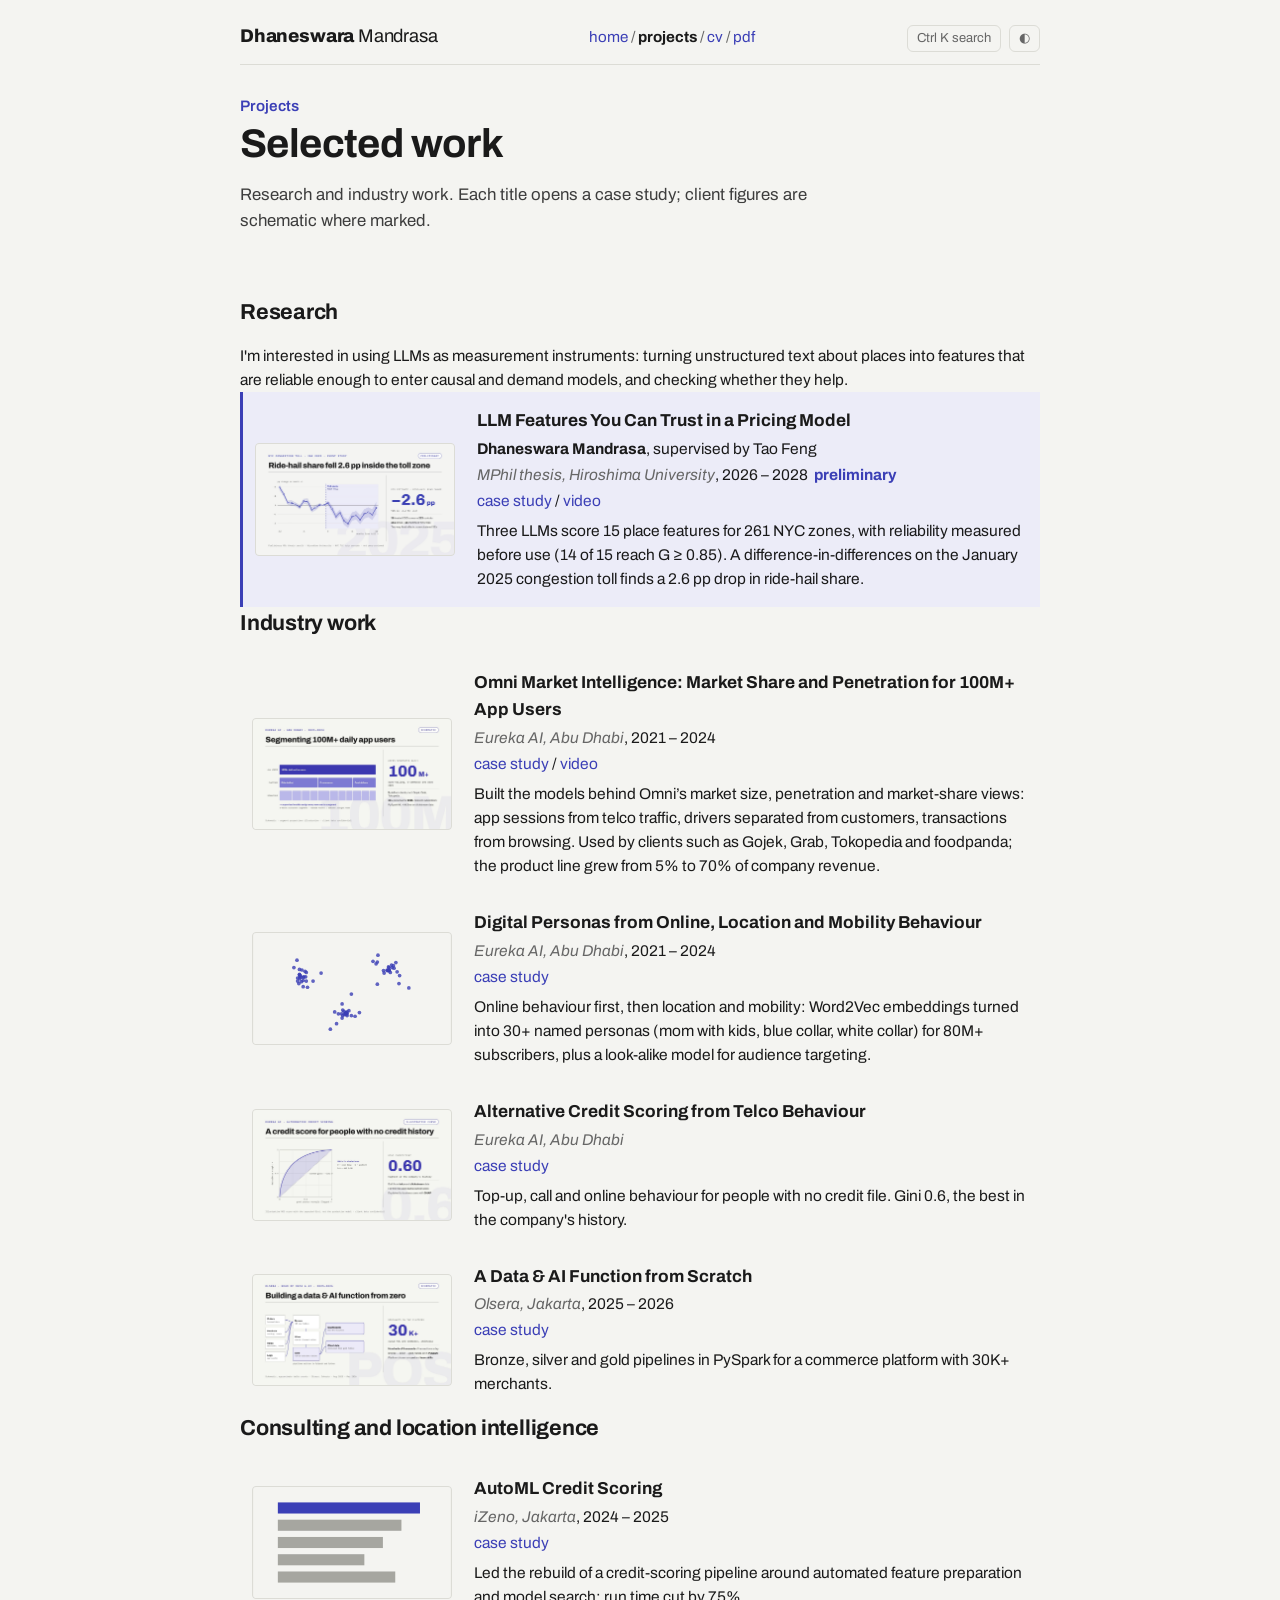
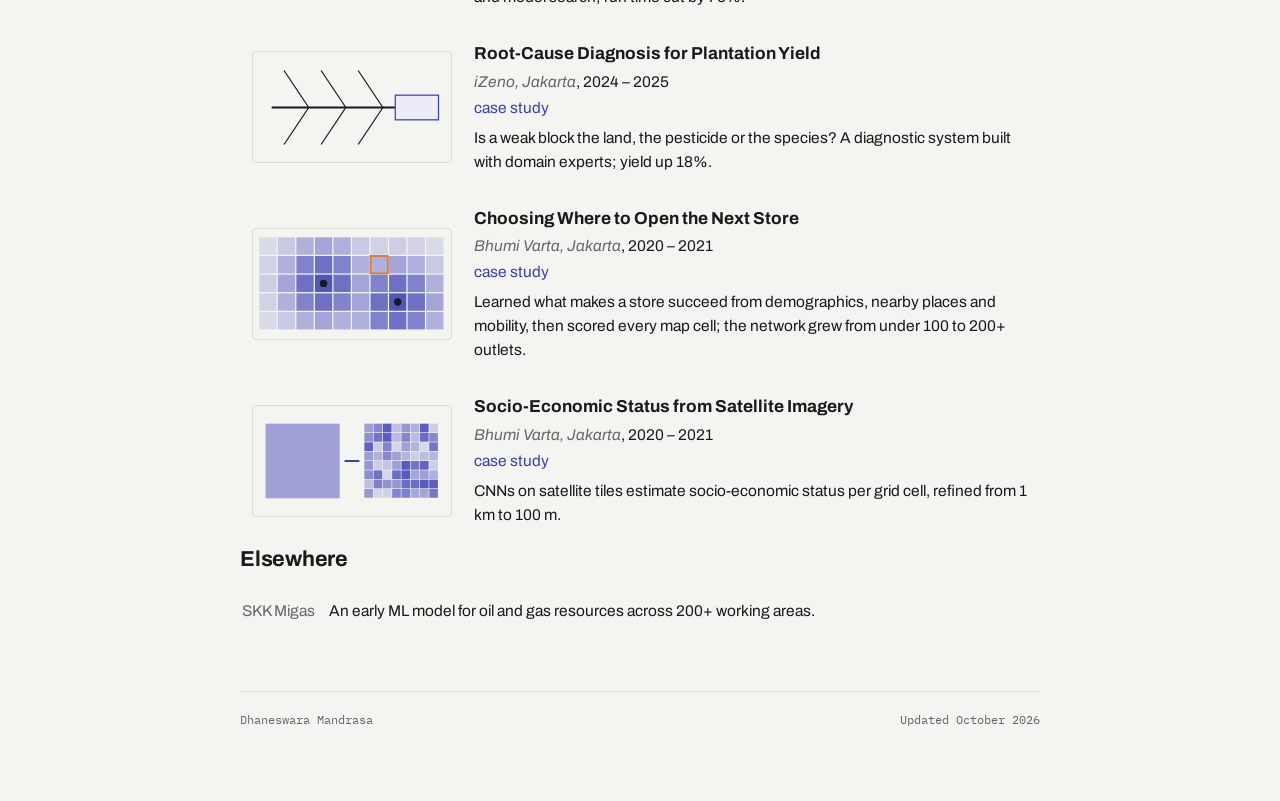
<file: projects.html>
<!doctype html><html lang="en"><head><meta charset="utf-8">
<script>(function(){var h=location.hostname;if(/github\.io$/.test(h)){var p=location.pathname.replace(/\.html$/,'').replace(/\/index$/,'/');location.replace('https://dhaneswara-mandrasa.vercel.app'+(p||'/')+location.search+location.hash);}})();</script><meta name="viewport" content="width=device-width,initial-scale=1">
<title>Projects · Dhaneswara Mandrasa</title><meta name="description" content="Selected research and industry projects by Dhaneswara Mandrasa.">
<meta property="og:title" content="Projects · Dhaneswara Mandrasa"><meta property="og:description" content="Selected research and industry projects by Dhaneswara Mandrasa."><meta property="og:image" content="https://dhaneswara-mandrasa.vercel.app/showreel-poster.jpg">
<link rel="stylesheet" href="https://fonts.googleapis.com/css2?family=Archivo:wght@400;500;700;800&family=IBM+Plex+Mono:wght@400;500&display=swap">
<style>
/* Layout: one narrow reading column, a to-scale career timeline as the only graphic, mono for dates and numbers. */
:root {
  --bg: #f4f4f1; --surface: #ffffff; --fg: #1a1a1a; --ink2: #3d3d3d; --muted: #666666; --rule: #a6a6a0; --line: #dcdcd6;
  --accent: #3b3fb6; --deep: #2a2d8a; --accent-soft: #ececf8; --bar: #888888;
  --display: "Archivo", -apple-system, "Helvetica Neue", Arial, sans-serif;
  --body: "Archivo", -apple-system, "Helvetica Neue", Arial, sans-serif;
  --mono: "IBM Plex Mono", ui-monospace, Menlo, monospace;
}
@media (prefers-color-scheme: dark) {
  :root:not([data-theme="light"]) {
    --bg: #15161c; --surface: #1d1e26; --fg: #ececf0; --ink2: #c9cad2; --muted: #9a9ba6; --rule: #4a4b55; --line: #2c2d36;
    --accent: #9a9df0; --deep: #c9cbf0; --accent-soft: #262852; --bar: #7c7d88; color-scheme: dark;
  }
}
:root[data-theme="dark"] {
  --bg: #15161c; --surface: #1d1e26; --fg: #ececf0; --ink2: #c9cad2; --muted: #9a9ba6; --rule: #4a4b55; --line: #2c2d36;
  --accent: #9a9df0; --deep: #c9cbf0; --accent-soft: #262852; --bar: #7c7d88; color-scheme: dark;
}
* { box-sizing: border-box; }
body { background: var(--bg); color: var(--fg); font-family: var(--body); font-size: 16.5px; line-height: 1.55; padding-inline: 16px; padding-block: 0 72px; margin: 0; }
main { max-width: 860px; margin: 56px auto 0; display: flex; flex-direction: column; gap: 60px; }
a { color: var(--accent); text-underline-offset: 3px; }
a:focus-visible, button:focus-visible { outline: 2px solid var(--accent); outline-offset: 3px; }
h1, h2, h3, p, ul, dl, dd { margin: 0; }
.cover { background: #3b3fb6; color: #fff; margin-inline: -16px; padding: 64px 16px 48px; }
.cover .in { max-width: 860px; margin: 0 auto; }
.kick { font-size: 0.85rem; font-weight: 700; letter-spacing: 0.1em; text-transform: uppercase; color: #c9cbf0; }
.cover .contact, .cover .contact a, .cover .contact button { color: #e4e5fa; }
.cover .status { background: #fff; color: #2a2d8a; }
.top h1 { font-family: var(--display); font-weight: 800; font-size: clamp(2.4rem, 7.5vw, 4.4rem); line-height: 1.0; letter-spacing: -0.02em; margin-top: 14px; text-wrap: balance; }
.role { margin-top: 18px; font-size: 1.2rem; color: #fff; max-width: 34em; text-wrap: pretty; }
.contact { margin-top: 22px; display: flex; flex-wrap: wrap; gap: 8px 22px; font-family: var(--mono); font-size: 0.82rem; color: var(--muted); }
.contact span, .contact a { min-width: 0; overflow-wrap: anywhere; }
.contact button { font: inherit; color: var(--accent); background: none; border: 0; padding: 0; cursor: pointer; text-decoration: underline; text-underline-offset: 3px; }
.status { display: inline-block; margin-top: 18px; padding: 5px 12px; border-radius: 999px; font-weight: 500; background: var(--accent-soft); color: var(--accent); font-family: var(--mono); font-size: 0.78rem; }
h2 { font-family: var(--body); font-weight: 700; font-size: 0.85rem; letter-spacing: 0.1em; text-transform: uppercase; color: var(--accent); padding-bottom: 12px; border-bottom: 1px solid var(--line); margin-bottom: 26px; }
.summary p { max-width: 44em; text-wrap: pretty; }
.results { display: grid; grid-template-columns: repeat(auto-fit, minmax(160px, 1fr)); gap: 24px 28px; }
.res { display: flex; flex-direction: column; gap: 8px; min-width: 0; border-top: 2.5px solid var(--rule); padding-top: 14px; }
.num { font-family: var(--display); font-weight: 800; letter-spacing: -0.02em; font-size: 2.6rem; line-height: 1; color: var(--accent); font-variant-numeric: tabular-nums; }
.cap { font-size: 0.95rem; color: var(--ink2); }
.chart { overflow-x: auto; }
video.reel { width: 100%; height: auto; display: block; background: #000; }
.chart svg { display: block; min-width: 620px; width: 100%; height: auto; }
.chart .grid { stroke: var(--line); stroke-width: 1; }
.chart .tick { fill: var(--muted); font: 500 10px var(--mono); }
.chart .lab { fill: var(--fg); font: 400 12px var(--body); }
.chart .bar.work { fill: var(--bar); }
.chart .bar.study { fill: var(--accent); }
.chart .now { stroke: var(--accent); stroke-width: 1.5; stroke-dasharray: 3 3; }
.legend { margin-top: 10px; font-family: var(--mono); font-size: 0.75rem; color: var(--muted); display: flex; gap: 8px 20px; flex-wrap: wrap; }
.legend i { display: inline-block; width: 10px; height: 10px; border-radius: 2px; margin-right: 6px; vertical-align: -1px; }
.job + .job { margin-top: 34px; }
.job-head { display: flex; justify-content: space-between; align-items: baseline; gap: 6px 20px; flex-wrap: wrap; }
.job h3 { font-size: 1.2rem; font-weight: 700; }
.dates { font-family: var(--mono); font-size: 0.8rem; color: var(--muted); }
.org { color: var(--muted); font-size: 0.95rem; margin-top: 2px; }
.job ul, .thesis ul { color: var(--ink2); }
.job ul { margin-top: 10px; padding-left: 1.1em; display: flex; flex-direction: column; gap: 6px; max-width: 46em; }
.job li::marker { color: var(--accent); }
.thesis ul { padding-left: 1.1em; display: flex; flex-direction: column; gap: 8px; max-width: 46em; }
.thesis li::marker { color: var(--accent); }
.thesis .lede { max-width: 44em; margin-bottom: 26px; text-wrap: pretty; }
.thesis h3 { font-size: 1.1rem; font-weight: 600; }
.thesis .where { color: var(--muted); font-size: 0.95rem; margin-bottom: 12px; }
.edu { display: flex; flex-direction: column; gap: 18px; }
.edu-row { display: flex; justify-content: space-between; gap: 4px 20px; flex-wrap: wrap; }
.edu-row strong { font-weight: 600; }
.edu-row .sub { color: var(--ink2); font-size: 0.95rem; display: block; }
.edu-row .sub.small { color: var(--muted); font-size: 0.85rem; }
dl.skills { display: flex; flex-direction: column; gap: 14px; }
.sk { display: grid; grid-template-columns: 200px 1fr; gap: 2px 24px; }
.sk dt { font-weight: 700; color: var(--deep); }
.sk dd { color: var(--ink2); min-width: 0; }
footer { font-family: var(--mono); font-size: 0.78rem; color: var(--muted); display: flex; justify-content: space-between; flex-wrap: wrap; gap: 8px 20px; border-top: 1px solid var(--line); padding-top: 18px; }
@media (max-width: 600px) { .sk { grid-template-columns: 1fr; } body { padding-block: 32px 56px; } }
@media print { body { padding: 0; } }
</style>
<style>
.nav { display:flex; gap:22px; font-size:0.95rem; font-weight:700; margin-bottom:34px; flex-wrap:wrap; }
.nav a { color:#c9cbf0; text-decoration:none; padding-bottom:4px; border-bottom:2px solid transparent; }
.nav a:hover, .nav a.on { color:#fff; border-bottom-color:#fff; }
.hero { display:grid; grid-template-columns: 1fr 190px; gap:24px 40px; align-items:start; }
.hero img { width:190px; height:190px; object-fit:cover; border:3px solid #fff; display:block; }
@media (max-width:640px){ .hero { grid-template-columns:1fr; } .hero img { width:120px; height:120px; grid-row:1; } }
.now { font-family:var(--mono); font-size:0.85rem; color:var(--ink2); border-left:3px solid var(--accent); padding:6px 0 6px 14px; }
.cards { display:grid; grid-template-columns:repeat(auto-fit,minmax(300px,1fr)); gap:34px 32px; }
.card {  display:flex; flex-direction:column; gap:10px; min-width:0; }
.card .fig { background:var(--surface); border:1px solid var(--line); aspect-ratio:16/9; display:flex; align-items:center; justify-content:center; overflow:hidden; }
.card .fig svg, .card .fig img { width:100%; height:100%; display:block; object-fit:cover; }
.card .lab { font-size:0.78rem; font-weight:700; letter-spacing:0.1em; text-transform:uppercase; color:var(--deep); }
.card h3 { font-size:1.2rem; font-weight:700; line-height:1.25; }
.card p { color:var(--ink2); font-size:0.97rem; }
.card .links { font-family:var(--mono); font-size:0.8rem; color:var(--muted); display:flex; gap:16px; flex-wrap:wrap; }
.fig text { font-family: Archivo, Arial, sans-serif; }
.more { font-weight:700; }
</style>
<link rel="stylesheet" href="theme.css">
<link rel="canonical" href="https://dhaneswara-mandrasa.vercel.app/projects">
<meta property="og:url" content="https://dhaneswara-mandrasa.vercel.app/projects">
<script src="site.js"></script>
</head><body>
<header class="top cover"><div class="in"><nav class="crumb" aria-label="Site"><a class="me" href="index.html"><b>Dhaneswara</b> Mandrasa</a><span class="links"><a href="index.html">home</a> / <a href="projects.html" class=on>projects</a> / <a href="cv.html">cv</a> / <a href="Dhaneswara_Mandrasa_CV.pdf">pdf</a></span><span data-tools></span></nav><p class="kick">Projects</p><h1>Selected work</h1><p class="role">Research and industry work. Each title opens a case study; client figures are schematic where marked.</p></div></header><main>
<section aria-label="Projects">
  <h2>Research</h2>
  <p class="lede">I'm interested in using LLMs as measurement instruments: turning unstructured text about places into features that are reliable enough to enter causal and demand models, and checking whether they help.</p>

  <div class="row hl">
    <div class="thumb"><img src="thesis-did-poster.jpg" alt=""><video src="thesis-did.mp4" muted loop playsinline preload="none" aria-hidden="true"></video></div>
    <div>
      <a class="title" href="project-thesis.html">LLM Features You Can Trust in a Pricing Model</a>
      <p class="meta"><b>Dhaneswara Mandrasa</b>, supervised by Tao Feng</p>
      <p class="meta"><em>MPhil thesis, Hiroshima University</em>, 2026 – 2028 &nbsp;<span class="flag">preliminary</span></p>
      <p class="meta"><a href="project-thesis.html">case study</a> / <a href="thesis-did.mp4">video</a></p>
      <p class="desc">Three LLMs score 15 place features for 261 NYC zones, with reliability measured before use (14 of 15 reach G ≥ 0.85). A difference-in-differences on the January 2025 congestion toll finds a 2.6 pp drop in ride-hail share.</p>
    </div>
  </div>

  <h2>Industry work</h2>
  <div class="row">
    <div class="thumb"><img src="seg-poster.jpg" alt=""><video src="seg.mp4" muted loop playsinline preload="none" aria-hidden="true"></video></div>
    <div>
      <a class="title" href="project-segmentation.html">Omni Market Intelligence: Market Share and Penetration for 100M+ App Users</a>
      <p class="meta"><em>Eureka AI, Abu Dhabi</em>, 2021 – 2024</p>
      <p class="meta"><a href="project-segmentation.html">case study</a> / <a href="seg.mp4">video</a></p>
      <p class="desc">Built the models behind Omni’s market size, penetration and market-share views: app sessions from telco traffic, drivers separated from customers, transactions from browsing. Used by clients such as Gojek, Grab, Tokopedia and foodpanda; the product line grew from 5% to 70% of company revenue.</p>
    </div>
  </div>
  <div class="row">
    <div class="thumb"><img src="thumb-personas.svg" alt=""></div>
    <div>
      <a class="title" href="project-personas.html">Digital Personas from Online, Location and Mobility Behaviour</a>
      <p class="meta"><em>Eureka AI, Abu Dhabi</em>, 2021 – 2024</p>
      <p class="meta"><a href="project-personas.html">case study</a></p>
      <p class="desc">Online behaviour first, then location and mobility: Word2Vec embeddings turned into 30+ named personas (mom with kids, blue collar, white collar) for 80M+ subscribers, plus a look-alike model for audience targeting.</p>
    </div>
  </div>
  <div class="row">
    <div class="thumb"><img src="credit-poster.jpg" alt=""><video src="credit.mp4" muted loop playsinline preload="none" aria-hidden="true"></video></div>
    <div>
      <a class="title" href="project-credit.html">Alternative Credit Scoring from Telco Behaviour</a>
      <p class="meta"><em>Eureka AI, Abu Dhabi</em></p>
      <p class="meta"><a href="project-credit.html">case study</a></p>
      <p class="desc">Top-up, call and online behaviour for people with no credit file. Gini 0.6, the best in the company's history.</p>
    </div>
  </div>
  <div class="row">
    <div class="thumb"><img src="olsera-poster.jpg" alt=""><video src="olsera.mp4" muted loop playsinline preload="none" aria-hidden="true"></video></div>
    <div>
      <a class="title" href="project-olsera.html">A Data &amp; AI Function from Scratch</a>
      <p class="meta"><em>Olsera, Jakarta</em>, 2025 – 2026</p>
      <p class="meta"><a href="project-olsera.html">case study</a></p>
      <p class="desc">Bronze, silver and gold pipelines in PySpark for a commerce platform with 30K+ merchants.</p>
    </div>
  </div>

  <h2>Consulting and location intelligence</h2>
  <div class="row">
    <div class="thumb"><img src="thumb-credit-automl.svg" alt=""></div>
    <div>
      <a class="title" href="project-credit-automl.html">AutoML Credit Scoring</a>
      <p class="meta"><em>iZeno, Jakarta</em>, 2024 – 2025</p>
      <p class="meta"><a href="project-credit-automl.html">case study</a></p>
      <p class="desc">Led the rebuild of a credit-scoring pipeline around automated feature preparation and model search; run time cut by 75%.</p>
    </div>
  </div>
  <div class="row">
    <div class="thumb"><img src="thumb-root-cause.svg" alt=""></div>
    <div>
      <a class="title" href="project-root-cause.html">Root-Cause Diagnosis for Plantation Yield</a>
      <p class="meta"><em>iZeno, Jakarta</em>, 2024 – 2025</p>
      <p class="meta"><a href="project-root-cause.html">case study</a></p>
      <p class="desc">Is a weak block the land, the pesticide or the species? A diagnostic system built with domain experts; yield up 18%.</p>
    </div>
  </div>
  <div class="row">
    <div class="thumb"><img src="thumb-retail-sites.svg" alt=""></div>
    <div>
      <a class="title" href="project-retail-sites.html">Choosing Where to Open the Next Store</a>
      <p class="meta"><em>Bhumi Varta, Jakarta</em>, 2020 – 2021</p>
      <p class="meta"><a href="project-retail-sites.html">case study</a></p>
      <p class="desc">Learned what makes a store succeed from demographics, nearby places and mobility, then scored every map cell; the network grew from under 100 to 200+ outlets.</p>
    </div>
  </div>
  <div class="row">
    <div class="thumb"><img src="thumb-ses-satellite.svg" alt=""></div>
    <div>
      <a class="title" href="project-ses-satellite.html">Socio-Economic Status from Satellite Imagery</a>
      <p class="meta"><em>Bhumi Varta, Jakarta</em>, 2020 – 2021</p>
      <p class="meta"><a href="project-ses-satellite.html">case study</a></p>
      <p class="desc">CNNs on satellite tiles estimate socio-economic status per grid cell, refined from 1 km to 100 m.</p>
    </div>
  </div>

  <h2>Elsewhere</h2>
  <table class="misc">
    <tr><td>SKK Migas</td><td>An early ML model for oil and gas resources across 200+ working areas.</td></tr>
  </table>

</section>
<footer><span>Dhaneswara Mandrasa</span><span>Updated October 2026</span></footer>
</main>
<script>
document.querySelectorAll(".row").forEach(function(r){var v=r.querySelector("video");if(!v)return;r.addEventListener("mouseenter",function(){v.play().catch(function(){});});r.addEventListener("mouseleave",function(){v.pause();});});
</script>
<script>
(function () {
  var b = document.getElementById("copy"), m = document.getElementById("mail");
  if (!b || !m) return;
  b.addEventListener("click", function () {
    var t = m.textContent;
    function done() { b.textContent = "copied"; setTimeout(function () { b.textContent = "copy email"; }, 1600); }
    function fallback() {
      var r = document.createRange(); r.selectNodeContents(m);
      var s = window.getSelection(); s.removeAllRanges(); s.addRange(r);
      b.textContent = "selected";
    }
    try {
      if (navigator.clipboard && navigator.clipboard.writeText) navigator.clipboard.writeText(t).then(done, fallback);
      else fallback();
    } catch (e) { fallback(); }
  });
})();
</script>
</body></html>
</file>
<file: theme.css>
/* Shared look for inner pages, matching the Jon Barron-style home page.
   Loaded after each page's own styles, so these rules win. */
body { font-size: 15.5px; }
main { max-width: 800px; }
a { text-decoration: none; }
a:hover, a:focus { text-decoration: underline; text-underline-offset: 3px; }

/* the old indigo banner becomes a plain page header */
.cover { background: none !important; color: var(--fg) !important; margin-inline: 0 !important; padding: 22px 0 6px !important; }
.cover .in { max-width: 800px; }
.crumb { display: flex; justify-content: space-between; align-items: baseline; gap: 8px 16px; flex-wrap: wrap;
  padding-bottom: 12px; border-bottom: 1px solid var(--line); margin-bottom: 30px; font-size: 0.95rem; }
.crumb .me { color: var(--fg); font-size: 1.15rem; font-weight: 400; letter-spacing: -0.01em; }
.crumb .me b { font-weight: 800; }
.crumb .links { color: var(--muted); }
.crumb .links a { color: var(--accent); }
.crumb .links a.on { color: var(--fg); font-weight: 700; }
.cover .kick { color: var(--accent) !important; font-weight: 600; letter-spacing: 0; text-transform: none; font-size: 0.95rem; }
.cover h1 { color: var(--fg); font-size: clamp(1.9rem, 4.6vw, 2.5rem); font-weight: 700; letter-spacing: -0.015em; margin-top: 6px; }
.cover .role { color: var(--ink2) !important; font-size: 1.05rem; }
.cover .pre { border-color: var(--accent); color: var(--accent); }
.cover .contact, .cover .contact span { color: var(--muted) !important; }
.cover .contact a, .cover .contact button { color: var(--accent) !important; }
.cover .status { background: var(--accent-soft); color: var(--accent); }

/* section headings: sentence case, like the home page */
main h2 { text-transform: none; letter-spacing: -0.01em; font-size: 1.35rem; font-weight: 700; color: var(--fg);
  border-bottom: none; padding-bottom: 0; margin-bottom: 14px; }

/* project rows (shared with the home page) */
.row { display: grid; grid-template-columns: 200px 1fr; gap: 22px; padding: 16px 12px; align-items: center; }
.row.hl { background: var(--accent-soft); border-left: 3px solid var(--accent); }
.thumb { position: relative; width: 200px; aspect-ratio: 16 / 9; overflow: hidden; border-radius: 4px; background: var(--line); border: 1px solid var(--line); }
.thumb img, .thumb video { position: absolute; inset: 0; width: 100%; height: 100%; object-fit: cover; }
.thumb video { opacity: 0; transition: opacity .2s; }
.row:hover .thumb video, .row:focus-within .thumb video { opacity: 1; }
.row .title { font-size: 1.08rem; font-weight: 700; color: var(--fg); }
.row .title:hover { color: var(--accent); }
.row .meta { margin: 2px 0; } .row .meta em { color: var(--muted); }
.row .desc { margin: 6px 0 0; }
.flag { color: var(--accent); font-weight: 700; }
@media (max-width: 560px) { .row { grid-template-columns: 1fr; } .thumb { width: 100%; } }
.misc td { padding: 6px 12px 6px 0; vertical-align: top; }
.misc td:first-child { white-space: nowrap; color: var(--muted); }
</file>
